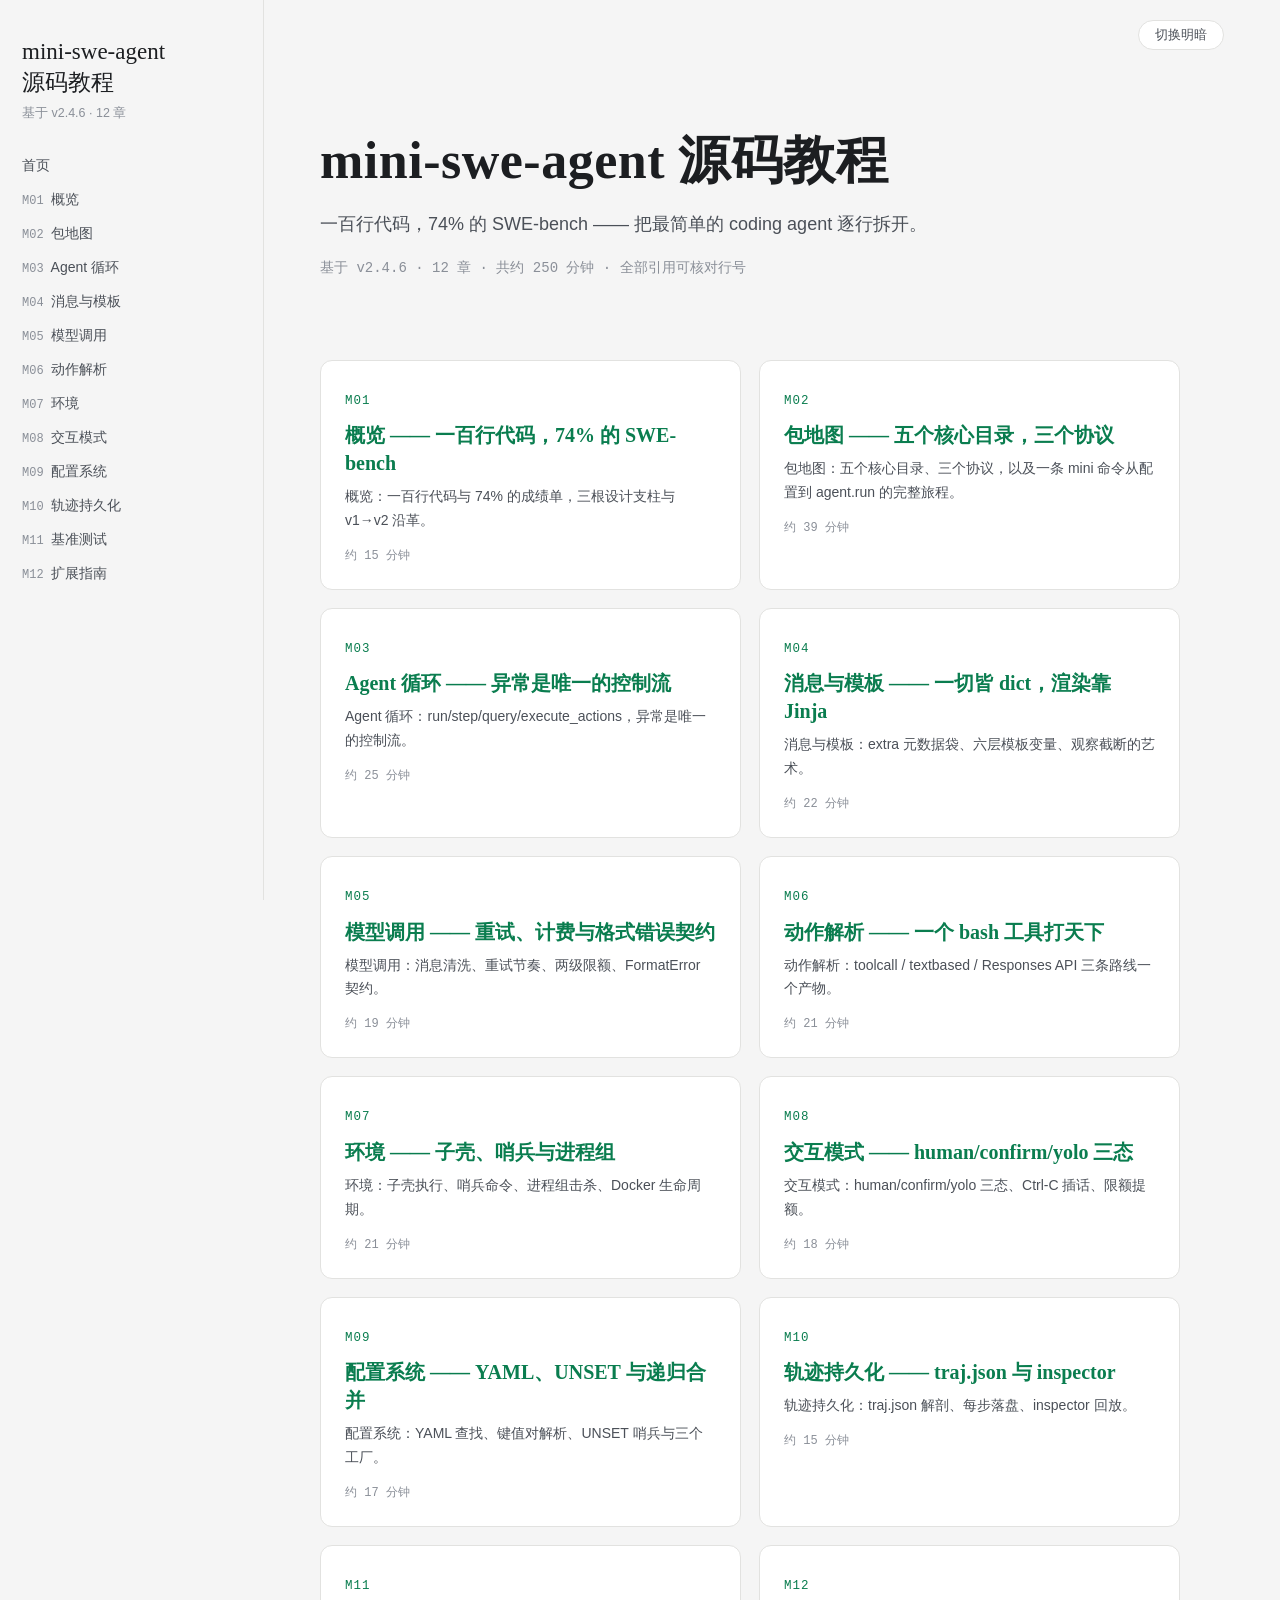
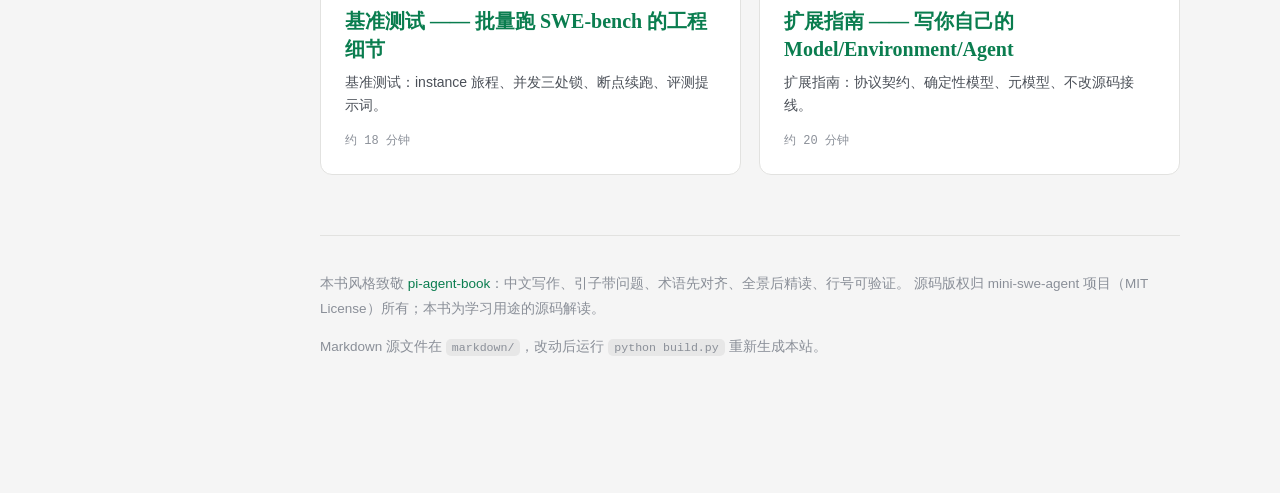
<file: index.html>
<!DOCTYPE html>
<html lang="zh-CN">
<head>
<meta charset="utf-8">
<meta name="viewport" content="width=device-width, initial-scale=1">
<title>mini-swe-agent 源码教程</title>
<script>(function(){var t=localStorage.getItem("theme");
if(!t){t=matchMedia("(prefers-color-scheme: dark)").matches?"dark":"light";}
document.documentElement.dataset.theme=t;})();</script>
<link rel="stylesheet" href="styles.css">
<link rel="stylesheet" href="pygments.css">
</head>
<body>
<div class="page">
<aside class="sidebar">
  <p class="book-title">mini-swe-agent<br>源码教程</p>
  <p class="book-sub">基于 v2.4.6 · 12 章</p>
  <nav><a href="index.html">首页</a>
<a href="modules/m01-overview.html"><span class="no">M01</span>概览</a>
<a href="modules/m02-package-map.html"><span class="no">M02</span>包地图</a>
<a href="modules/m03-agent-loop.html"><span class="no">M03</span>Agent 循环</a>
<a href="modules/m04-messages-templates.html"><span class="no">M04</span>消息与模板</a>
<a href="modules/m05-model-call.html"><span class="no">M05</span>模型调用</a>
<a href="modules/m06-actions.html"><span class="no">M06</span>动作解析</a>
<a href="modules/m07-environments.html"><span class="no">M07</span>环境</a>
<a href="modules/m08-interactive.html"><span class="no">M08</span>交互模式</a>
<a href="modules/m09-config.html"><span class="no">M09</span>配置系统</a>
<a href="modules/m10-trajectory.html"><span class="no">M10</span>轨迹持久化</a>
<a href="modules/m11-swebench.html"><span class="no">M11</span>基准测试</a>
<a href="modules/m12-extending.html"><span class="no">M12</span>扩展指南</a></nav>
</aside>
<div class="main">
  <div class="topbar"><button class="theme-toggle" onclick="toggleTheme()">切换明暗</button></div>
  <div class="content">
<div class="hero">
<h1>mini-swe-agent 源码教程</h1>
<p class="tagline">一百行代码，74% 的 SWE-bench —— 把最简单的 coding agent 逐行拆开。</p>
<p class="stats">基于 v2.4.6 · 12 章 · 共约 250 分钟 · 全部引用可核对行号</p>
</div>
<div class="cards">
<a class="card" href="modules/m01-overview.html"><span class="no">M01</span><h3>概览 —— 一百行代码，74% 的 SWE-bench</h3><p>概览：一百行代码与 74% 的成绩单，三根设计支柱与 v1→v2 沿革。</p><span class="rt">约 15 分钟</span></a>
<a class="card" href="modules/m02-package-map.html"><span class="no">M02</span><h3>包地图 —— 五个核心目录，三个协议</h3><p>包地图：五个核心目录、三个协议，以及一条 mini 命令从配置到 agent.run 的完整旅程。</p><span class="rt">约 39 分钟</span></a>
<a class="card" href="modules/m03-agent-loop.html"><span class="no">M03</span><h3>Agent 循环 —— 异常是唯一的控制流</h3><p>Agent 循环：run/step/query/execute_actions，异常是唯一的控制流。</p><span class="rt">约 25 分钟</span></a>
<a class="card" href="modules/m04-messages-templates.html"><span class="no">M04</span><h3>消息与模板 —— 一切皆 dict，渲染靠 Jinja</h3><p>消息与模板：extra 元数据袋、六层模板变量、观察截断的艺术。</p><span class="rt">约 22 分钟</span></a>
<a class="card" href="modules/m05-model-call.html"><span class="no">M05</span><h3>模型调用 —— 重试、计费与格式错误契约</h3><p>模型调用：消息清洗、重试节奏、两级限额、FormatError 契约。</p><span class="rt">约 19 分钟</span></a>
<a class="card" href="modules/m06-actions.html"><span class="no">M06</span><h3>动作解析 —— 一个 bash 工具打天下</h3><p>动作解析：toolcall / textbased / Responses API 三条路线一个产物。</p><span class="rt">约 21 分钟</span></a>
<a class="card" href="modules/m07-environments.html"><span class="no">M07</span><h3>环境 —— 子壳、哨兵与进程组</h3><p>环境：子壳执行、哨兵命令、进程组击杀、Docker 生命周期。</p><span class="rt">约 21 分钟</span></a>
<a class="card" href="modules/m08-interactive.html"><span class="no">M08</span><h3>交互模式 —— human/confirm/yolo 三态</h3><p>交互模式：human/confirm/yolo 三态、Ctrl-C 插话、限额提额。</p><span class="rt">约 18 分钟</span></a>
<a class="card" href="modules/m09-config.html"><span class="no">M09</span><h3>配置系统 —— YAML、UNSET 与递归合并</h3><p>配置系统：YAML 查找、键值对解析、UNSET 哨兵与三个工厂。</p><span class="rt">约 17 分钟</span></a>
<a class="card" href="modules/m10-trajectory.html"><span class="no">M10</span><h3>轨迹持久化 —— traj.json 与 inspector</h3><p>轨迹持久化：traj.json 解剖、每步落盘、inspector 回放。</p><span class="rt">约 15 分钟</span></a>
<a class="card" href="modules/m11-swebench.html"><span class="no">M11</span><h3>基准测试 —— 批量跑 SWE-bench 的工程细节</h3><p>基准测试：instance 旅程、并发三处锁、断点续跑、评测提示词。</p><span class="rt">约 18 分钟</span></a>
<a class="card" href="modules/m12-extending.html"><span class="no">M12</span><h3>扩展指南 —— 写你自己的 Model/Environment/Agent</h3><p>扩展指南：协议契约、确定性模型、元模型、不改源码接线。</p><span class="rt">约 20 分钟</span></a>
</div>
<div class="colophon">
<p>本书风格致敬 <a href="https://github.com/Daniel-csvw/pi-agent-book">pi-agent-book</a>：中文写作、引子带问题、术语先对齐、全景后精读、行号可验证。
源码版权归 mini-swe-agent 项目（MIT License）所有；本书为学习用途的源码解读。</p>
<p>Markdown 源文件在 <code>markdown/</code>，改动后运行 <code>python build.py</code> 重新生成本站。</p>
</div>

  </div>
</div>
</div>
<script>function toggleTheme(){var h=document.documentElement;
var t=h.dataset.theme==="dark"?"light":"dark";h.dataset.theme=t;localStorage.setItem("theme",t);}</script>
</body>
</html>
</file>
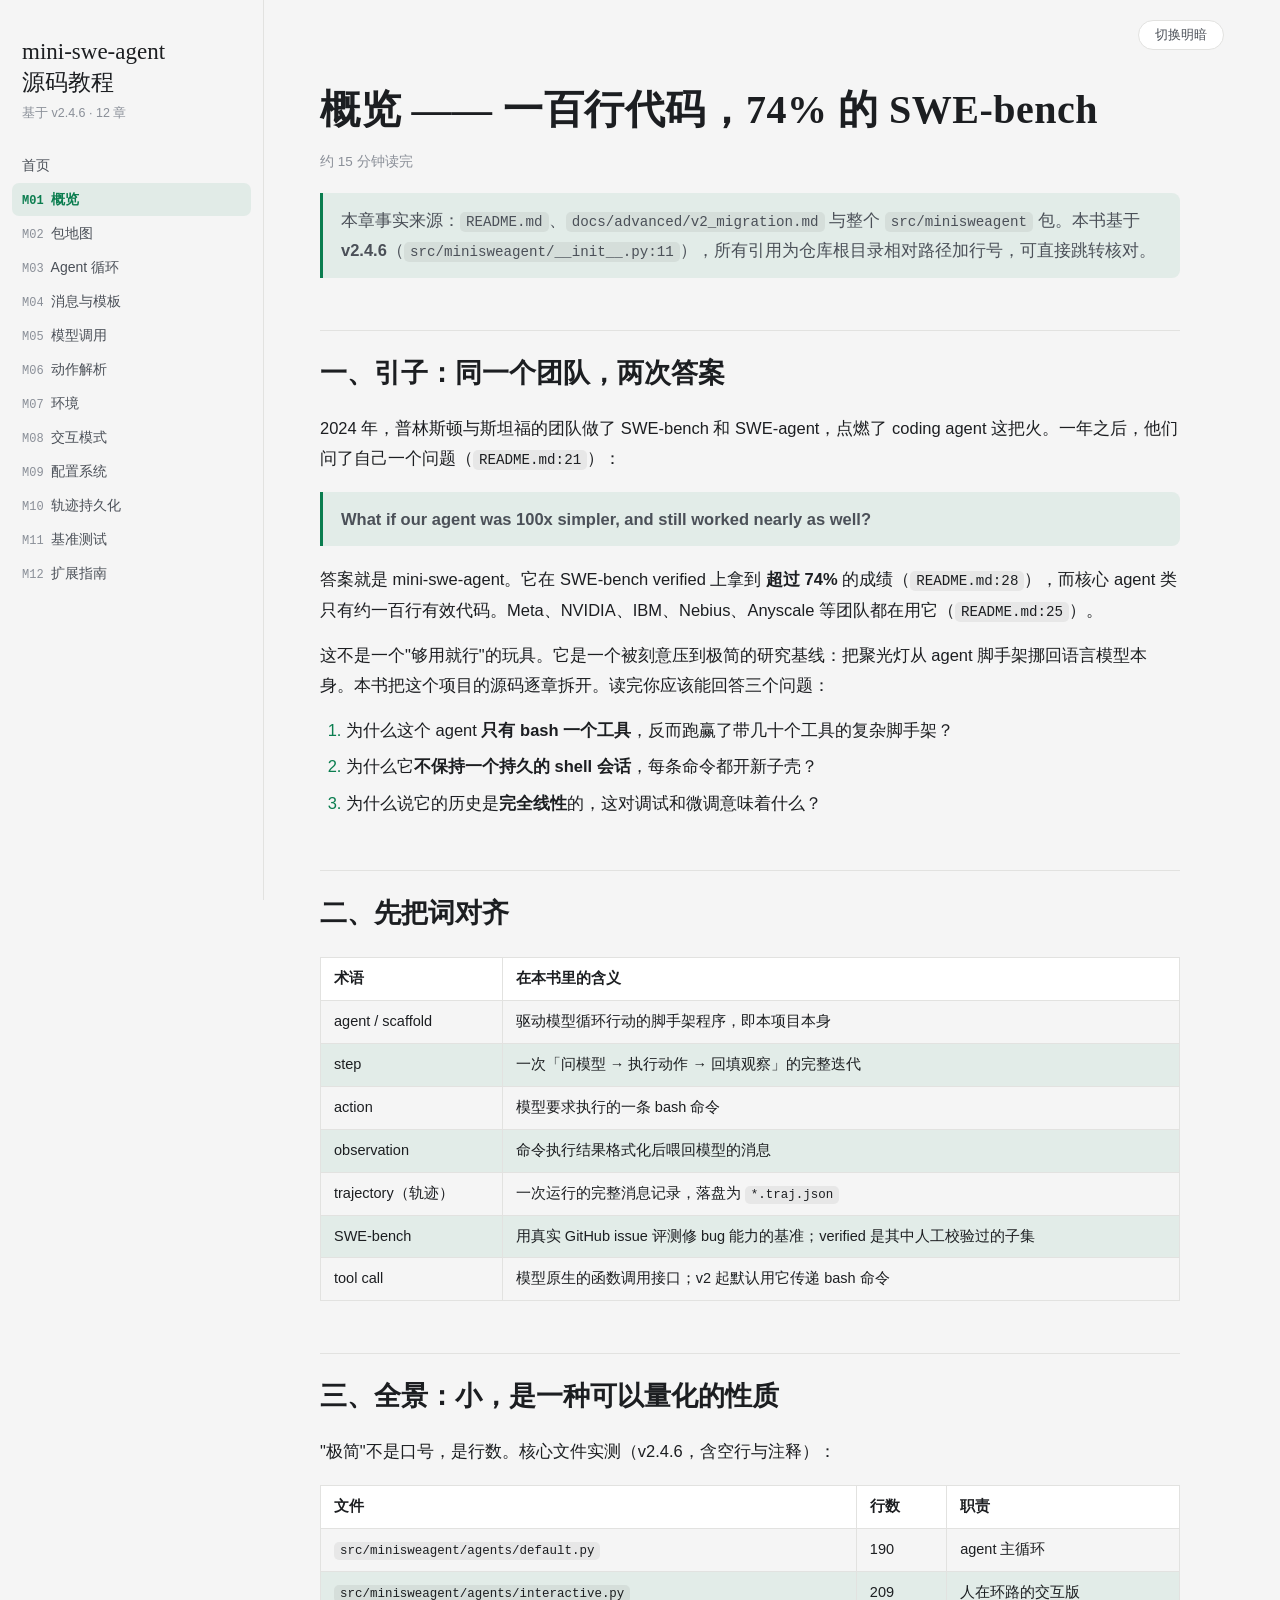
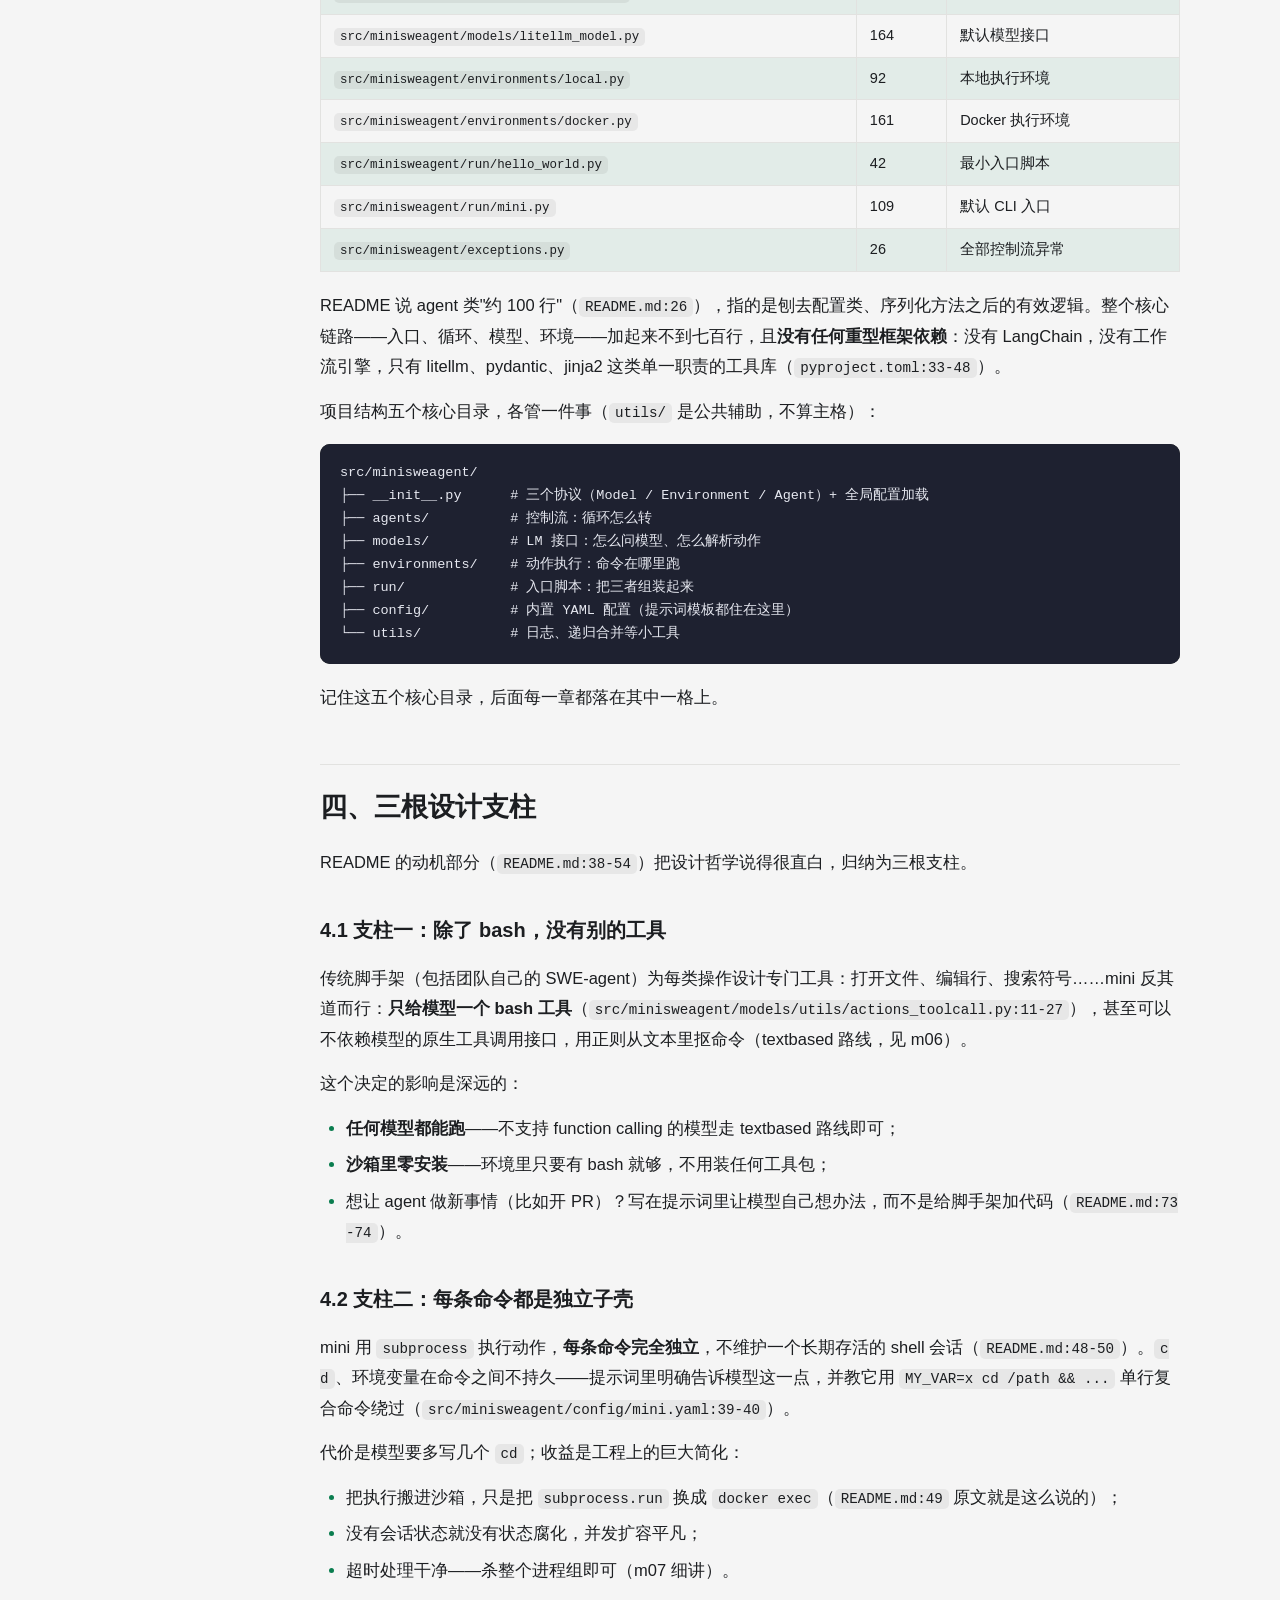
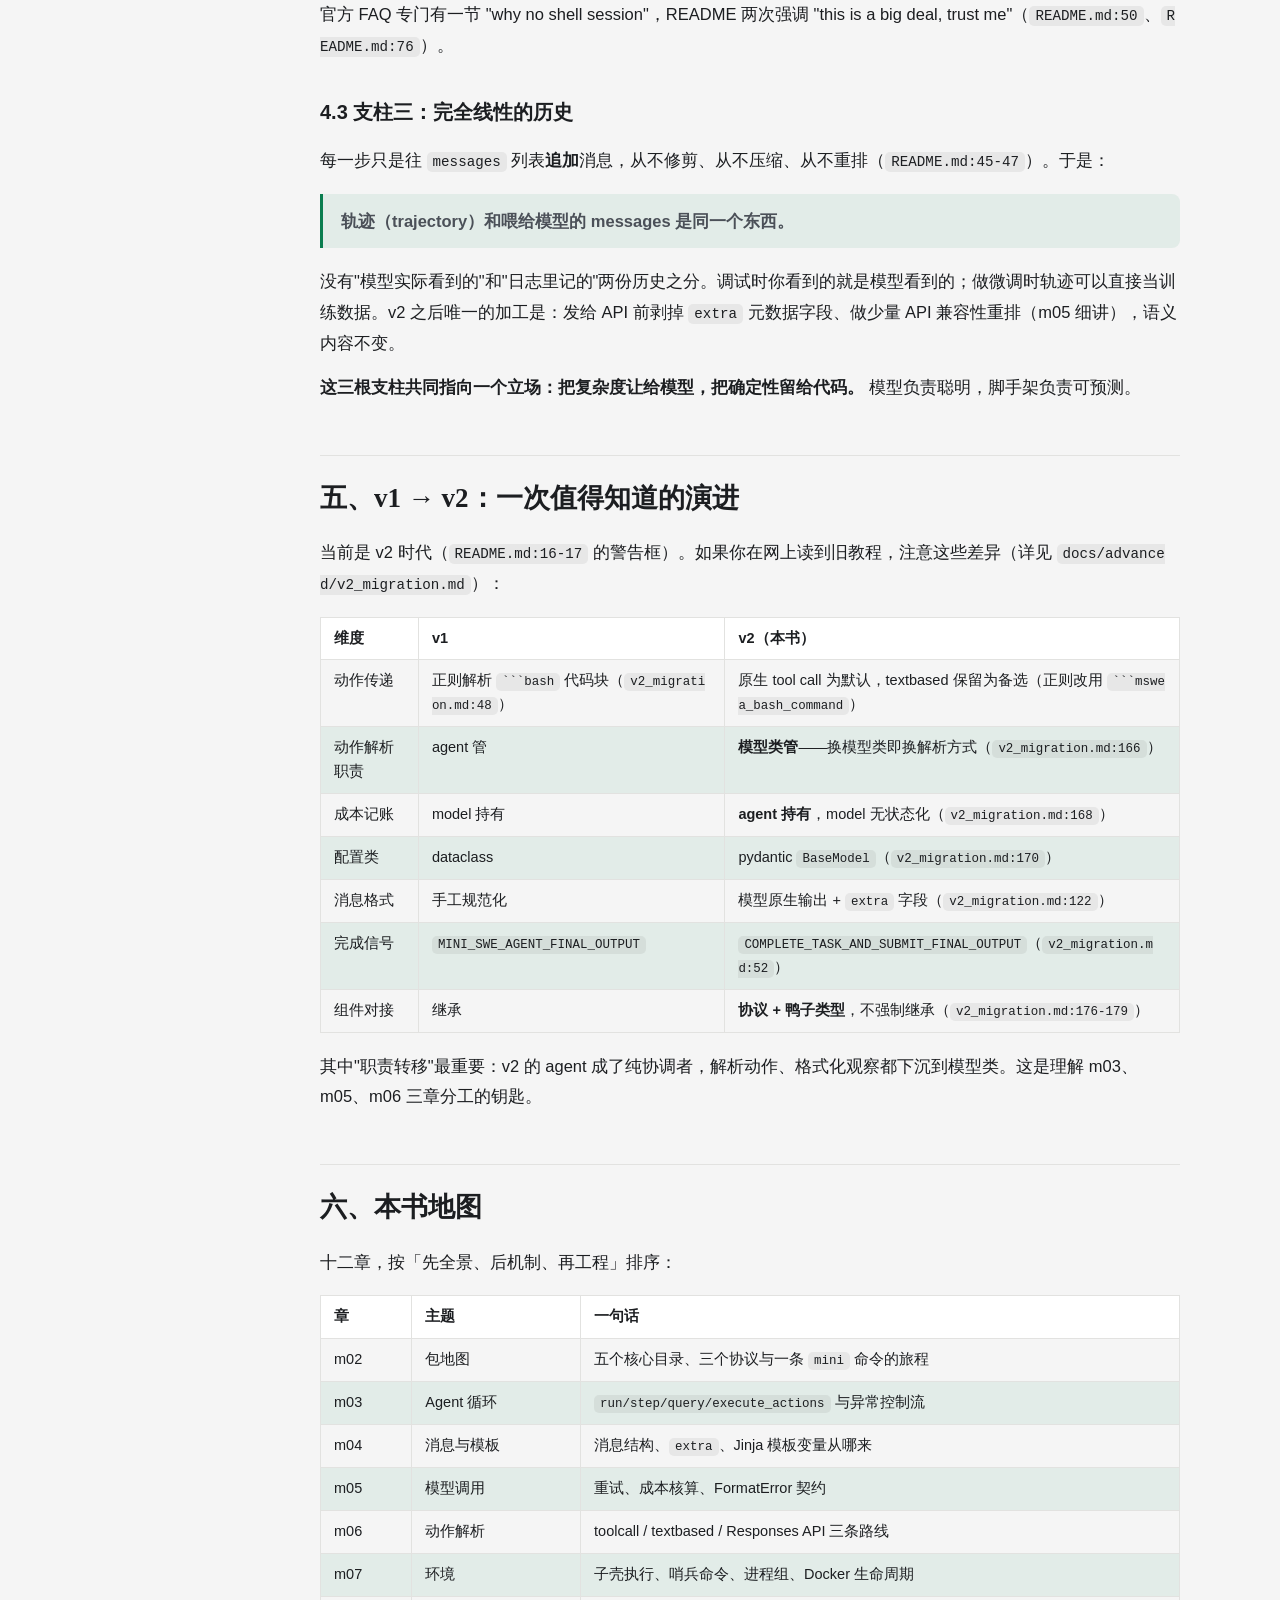
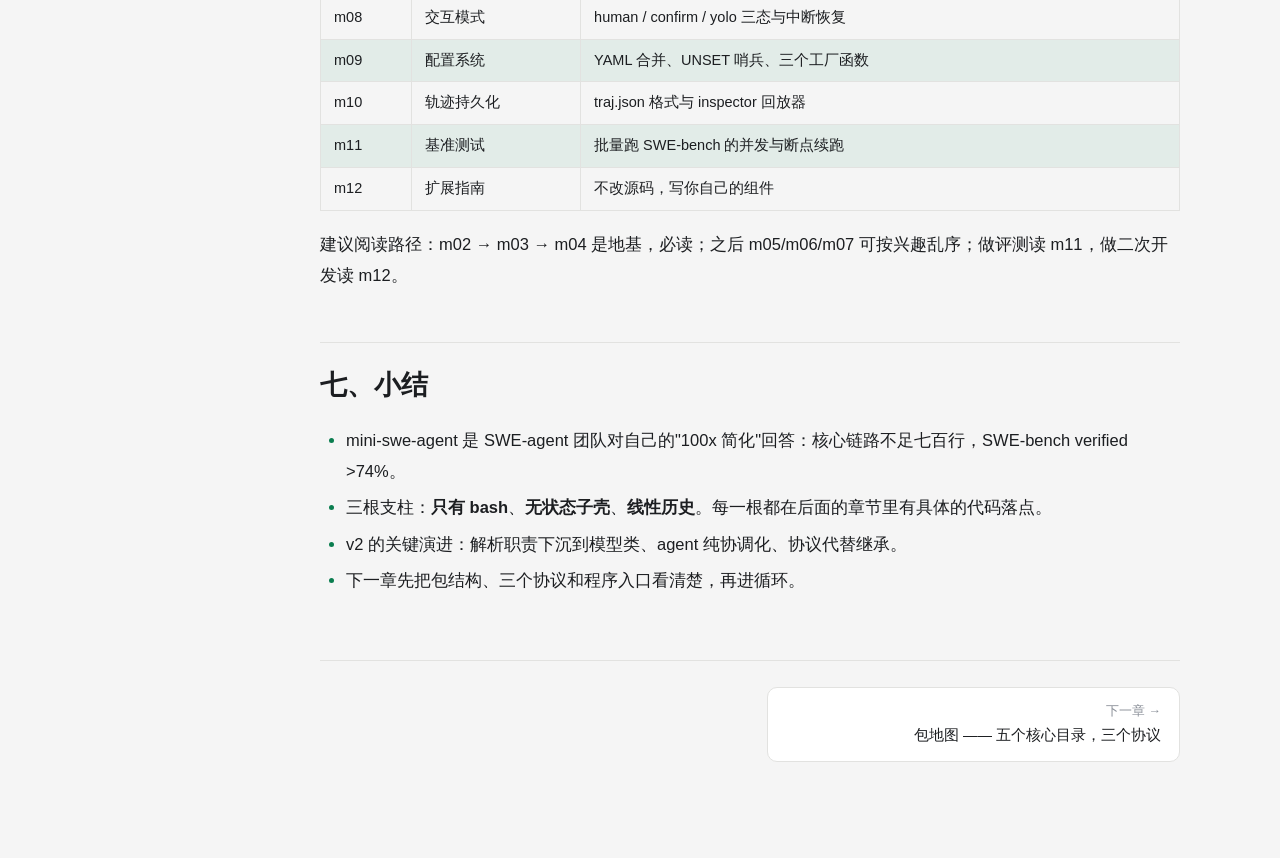
<file: modules/m01-overview.html>
<!DOCTYPE html>
<html lang="zh-CN">
<head>
<meta charset="utf-8">
<meta name="viewport" content="width=device-width, initial-scale=1">
<title>概览 —— 一百行代码，74% 的 SWE-bench | mini-swe-agent 源码教程</title>
<script>(function(){var t=localStorage.getItem("theme");
if(!t){t=matchMedia("(prefers-color-scheme: dark)").matches?"dark":"light";}
document.documentElement.dataset.theme=t;})();</script>
<link rel="stylesheet" href="../styles.css">
<link rel="stylesheet" href="../pygments.css">
</head>
<body>
<div class="page">
<aside class="sidebar">
  <p class="book-title">mini-swe-agent<br>源码教程</p>
  <p class="book-sub">基于 v2.4.6 · 12 章</p>
  <nav><a href="../index.html">首页</a>
<a href="../modules/m01-overview.html" class="active"><span class="no">M01</span>概览</a>
<a href="../modules/m02-package-map.html"><span class="no">M02</span>包地图</a>
<a href="../modules/m03-agent-loop.html"><span class="no">M03</span>Agent 循环</a>
<a href="../modules/m04-messages-templates.html"><span class="no">M04</span>消息与模板</a>
<a href="../modules/m05-model-call.html"><span class="no">M05</span>模型调用</a>
<a href="../modules/m06-actions.html"><span class="no">M06</span>动作解析</a>
<a href="../modules/m07-environments.html"><span class="no">M07</span>环境</a>
<a href="../modules/m08-interactive.html"><span class="no">M08</span>交互模式</a>
<a href="../modules/m09-config.html"><span class="no">M09</span>配置系统</a>
<a href="../modules/m10-trajectory.html"><span class="no">M10</span>轨迹持久化</a>
<a href="../modules/m11-swebench.html"><span class="no">M11</span>基准测试</a>
<a href="../modules/m12-extending.html"><span class="no">M12</span>扩展指南</a></nav>
</aside>
<div class="main">
  <div class="topbar"><button class="theme-toggle" onclick="toggleTheme()">切换明暗</button></div>
  <div class="content">
<h1>概览 —— 一百行代码，74% 的 SWE-bench</h1>
<p class="meta">约 15 分钟读完</p><blockquote>
<p>本章事实来源：<code>README.md</code>、<code>docs/advanced/v2_migration.md</code> 与整个 <code>src/minisweagent</code> 包。本书基于 <strong>v2.4.6</strong>（<code>src/minisweagent/__init__.py:11</code>），所有引用为仓库根目录相对路径加行号，可直接跳转核对。</p>
</blockquote>
<h2>一、引子：同一个团队，两次答案</h2>
<p>2024 年，普林斯顿与斯坦福的团队做了 SWE-bench 和 SWE-agent，点燃了 coding agent 这把火。一年之后，他们问了自己一个问题（<code>README.md:21</code>）：</p>
<blockquote>
<p><strong>What if our agent was 100x simpler, and still worked nearly as well?</strong></p>
</blockquote>
<p>答案就是 mini-swe-agent。它在 SWE-bench verified 上拿到 <strong>超过 74%</strong> 的成绩（<code>README.md:28</code>），而核心 agent 类只有约一百行有效代码。Meta、NVIDIA、IBM、Nebius、Anyscale 等团队都在用它（<code>README.md:25</code>）。</p>
<p>这不是一个"够用就行"的玩具。它是一个被刻意压到极简的研究基线：把聚光灯从 agent 脚手架挪回语言模型本身。本书把这个项目的源码逐章拆开。读完你应该能回答三个问题：</p>
<ol>
<li>为什么这个 agent <strong>只有 bash 一个工具</strong>，反而跑赢了带几十个工具的复杂脚手架？</li>
<li>为什么它<strong>不保持一个持久的 shell 会话</strong>，每条命令都开新子壳？</li>
<li>为什么说它的历史是<strong>完全线性</strong>的，这对调试和微调意味着什么？</li>
</ol>
<h2>二、先把词对齐</h2>
<div class="table-wrap"><table>
<thead>
<tr>
<th>术语</th>
<th>在本书里的含义</th>
</tr>
</thead>
<tbody>
<tr>
<td>agent / scaffold</td>
<td>驱动模型循环行动的脚手架程序，即本项目本身</td>
</tr>
<tr>
<td>step</td>
<td>一次「问模型 → 执行动作 → 回填观察」的完整迭代</td>
</tr>
<tr>
<td>action</td>
<td>模型要求执行的一条 bash 命令</td>
</tr>
<tr>
<td>observation</td>
<td>命令执行结果格式化后喂回模型的消息</td>
</tr>
<tr>
<td>trajectory（轨迹）</td>
<td>一次运行的完整消息记录，落盘为 <code>*.traj.json</code></td>
</tr>
<tr>
<td>SWE-bench</td>
<td>用真实 GitHub issue 评测修 bug 能力的基准；verified 是其中人工校验过的子集</td>
</tr>
<tr>
<td>tool call</td>
<td>模型原生的函数调用接口；v2 起默认用它传递 bash 命令</td>
</tr>
</tbody>
</table></div>
<h2>三、全景：小，是一种可以量化的性质</h2>
<p>"极简"不是口号，是行数。核心文件实测（v2.4.6，含空行与注释）：</p>
<div class="table-wrap"><table>
<thead>
<tr>
<th>文件</th>
<th>行数</th>
<th>职责</th>
</tr>
</thead>
<tbody>
<tr>
<td><code>src/minisweagent/agents/default.py</code></td>
<td>190</td>
<td>agent 主循环</td>
</tr>
<tr>
<td><code>src/minisweagent/agents/interactive.py</code></td>
<td>209</td>
<td>人在环路的交互版</td>
</tr>
<tr>
<td><code>src/minisweagent/models/litellm_model.py</code></td>
<td>164</td>
<td>默认模型接口</td>
</tr>
<tr>
<td><code>src/minisweagent/environments/local.py</code></td>
<td>92</td>
<td>本地执行环境</td>
</tr>
<tr>
<td><code>src/minisweagent/environments/docker.py</code></td>
<td>161</td>
<td>Docker 执行环境</td>
</tr>
<tr>
<td><code>src/minisweagent/run/hello_world.py</code></td>
<td>42</td>
<td>最小入口脚本</td>
</tr>
<tr>
<td><code>src/minisweagent/run/mini.py</code></td>
<td>109</td>
<td>默认 CLI 入口</td>
</tr>
<tr>
<td><code>src/minisweagent/exceptions.py</code></td>
<td>26</td>
<td>全部控制流异常</td>
</tr>
</tbody>
</table></div>
<p>README 说 agent 类"约 100 行"（<code>README.md:26</code>），指的是刨去配置类、序列化方法之后的有效逻辑。整个核心链路——入口、循环、模型、环境——加起来不到七百行，且<strong>没有任何重型框架依赖</strong>：没有 LangChain，没有工作流引擎，只有 litellm、pydantic、jinja2 这类单一职责的工具库（<code>pyproject.toml:33-48</code>）。</p>
<p>项目结构五个核心目录，各管一件事（<code>utils/</code> 是公共辅助，不算主格）：</p>
<div class="codehilite"><pre><span></span><code>src/minisweagent/
├── __init__.py      # 三个协议（Model / Environment / Agent）+ 全局配置加载
├── agents/          # 控制流：循环怎么转
├── models/          # LM 接口：怎么问模型、怎么解析动作
├── environments/    # 动作执行：命令在哪里跑
├── run/             # 入口脚本：把三者组装起来
├── config/          # 内置 YAML 配置（提示词模板都住在这里）
└── utils/           # 日志、递归合并等小工具
</code></pre></div>

<p>记住这五个核心目录，后面每一章都落在其中一格上。</p>
<h2>四、三根设计支柱</h2>
<p>README 的动机部分（<code>README.md:38-54</code>）把设计哲学说得很直白，归纳为三根支柱。</p>
<h3>4.1 支柱一：除了 bash，没有别的工具</h3>
<p>传统脚手架（包括团队自己的 SWE-agent）为每类操作设计专门工具：打开文件、编辑行、搜索符号……mini 反其道而行：<strong>只给模型一个 bash 工具</strong>（<code>src/minisweagent/models/utils/actions_toolcall.py:11-27</code>），甚至可以不依赖模型的原生工具调用接口，用正则从文本里抠命令（textbased 路线，见 m06）。</p>
<p>这个决定的影响是深远的：</p>
<ul>
<li><strong>任何模型都能跑</strong>——不支持 function calling 的模型走 textbased 路线即可；</li>
<li><strong>沙箱里零安装</strong>——环境里只要有 bash 就够，不用装任何工具包；</li>
<li>想让 agent 做新事情（比如开 PR）？写在提示词里让模型自己想办法，而不是给脚手架加代码（<code>README.md:73-74</code>）。</li>
</ul>
<h3>4.2 支柱二：每条命令都是独立子壳</h3>
<p>mini 用 <code>subprocess</code> 执行动作，<strong>每条命令完全独立</strong>，不维护一个长期存活的 shell 会话（<code>README.md:48-50</code>）。<code>cd</code>、环境变量在命令之间不持久——提示词里明确告诉模型这一点，并教它用 <code>MY_VAR=x cd /path &amp;&amp; ...</code> 单行复合命令绕过（<code>src/minisweagent/config/mini.yaml:39-40</code>）。</p>
<p>代价是模型要多写几个 <code>cd</code>；收益是工程上的巨大简化：</p>
<ul>
<li>把执行搬进沙箱，只是把 <code>subprocess.run</code> 换成 <code>docker exec</code>（<code>README.md:49</code> 原文就是这么说的）；</li>
<li>没有会话状态就没有状态腐化，并发扩容平凡；</li>
<li>超时处理干净——杀整个进程组即可（m07 细讲）。</li>
</ul>
<p>官方 FAQ 专门有一节 "why no shell session"，README 两次强调 "this is a big deal, trust me"（<code>README.md:50</code>、<code>README.md:76</code>）。</p>
<h3>4.3 支柱三：完全线性的历史</h3>
<p>每一步只是往 <code>messages</code> 列表<strong>追加</strong>消息，从不修剪、从不压缩、从不重排（<code>README.md:45-47</code>）。于是：</p>
<blockquote>
<p><strong>轨迹（trajectory）和喂给模型的 messages 是同一个东西。</strong></p>
</blockquote>
<p>没有"模型实际看到的"和"日志里记的"两份历史之分。调试时你看到的就是模型看到的；做微调时轨迹可以直接当训练数据。v2 之后唯一的加工是：发给 API 前剥掉 <code>extra</code> 元数据字段、做少量 API 兼容性重排（m05 细讲），语义内容不变。</p>
<p><strong>这三根支柱共同指向一个立场：把复杂度让给模型，把确定性留给代码。</strong> 模型负责聪明，脚手架负责可预测。</p>
<h2>五、v1 → v2：一次值得知道的演进</h2>
<p>当前是 v2 时代（<code>README.md:16-17</code> 的警告框）。如果你在网上读到旧教程，注意这些差异（详见 <code>docs/advanced/v2_migration.md</code>）：</p>
<div class="table-wrap"><table>
<thead>
<tr>
<th>维度</th>
<th>v1</th>
<th>v2（本书）</th>
</tr>
</thead>
<tbody>
<tr>
<td>动作传递</td>
<td>正则解析 <code>```bash</code> 代码块（<code>v2_migration.md:48</code>）</td>
<td>原生 tool call 为默认，textbased 保留为备选（正则改用 <code>```mswea_bash_command</code>）</td>
</tr>
<tr>
<td>动作解析职责</td>
<td>agent 管</td>
<td><strong>模型类管</strong>——换模型类即换解析方式（<code>v2_migration.md:166</code>）</td>
</tr>
<tr>
<td>成本记账</td>
<td>model 持有</td>
<td><strong>agent 持有</strong>，model 无状态化（<code>v2_migration.md:168</code>）</td>
</tr>
<tr>
<td>配置类</td>
<td>dataclass</td>
<td>pydantic <code>BaseModel</code>（<code>v2_migration.md:170</code>）</td>
</tr>
<tr>
<td>消息格式</td>
<td>手工规范化</td>
<td>模型原生输出 + <code>extra</code> 字段（<code>v2_migration.md:122</code>）</td>
</tr>
<tr>
<td>完成信号</td>
<td><code>MINI_SWE_AGENT_FINAL_OUTPUT</code></td>
<td><code>COMPLETE_TASK_AND_SUBMIT_FINAL_OUTPUT</code>（<code>v2_migration.md:52</code>）</td>
</tr>
<tr>
<td>组件对接</td>
<td>继承</td>
<td><strong>协议 + 鸭子类型</strong>，不强制继承（<code>v2_migration.md:176-179</code>）</td>
</tr>
</tbody>
</table></div>
<p>其中"职责转移"最重要：v2 的 agent 成了纯协调者，解析动作、格式化观察都下沉到模型类。这是理解 m03、m05、m06 三章分工的钥匙。</p>
<h2>六、本书地图</h2>
<p>十二章，按「先全景、后机制、再工程」排序：</p>
<div class="table-wrap"><table>
<thead>
<tr>
<th>章</th>
<th>主题</th>
<th>一句话</th>
</tr>
</thead>
<tbody>
<tr>
<td>m02</td>
<td>包地图</td>
<td>五个核心目录、三个协议与一条 <code>mini</code> 命令的旅程</td>
</tr>
<tr>
<td>m03</td>
<td>Agent 循环</td>
<td><code>run/step/query/execute_actions</code> 与异常控制流</td>
</tr>
<tr>
<td>m04</td>
<td>消息与模板</td>
<td>消息结构、<code>extra</code>、Jinja 模板变量从哪来</td>
</tr>
<tr>
<td>m05</td>
<td>模型调用</td>
<td>重试、成本核算、FormatError 契约</td>
</tr>
<tr>
<td>m06</td>
<td>动作解析</td>
<td>toolcall / textbased / Responses API 三条路线</td>
</tr>
<tr>
<td>m07</td>
<td>环境</td>
<td>子壳执行、哨兵命令、进程组、Docker 生命周期</td>
</tr>
<tr>
<td>m08</td>
<td>交互模式</td>
<td>human / confirm / yolo 三态与中断恢复</td>
</tr>
<tr>
<td>m09</td>
<td>配置系统</td>
<td>YAML 合并、UNSET 哨兵、三个工厂函数</td>
</tr>
<tr>
<td>m10</td>
<td>轨迹持久化</td>
<td>traj.json 格式与 inspector 回放器</td>
</tr>
<tr>
<td>m11</td>
<td>基准测试</td>
<td>批量跑 SWE-bench 的并发与断点续跑</td>
</tr>
<tr>
<td>m12</td>
<td>扩展指南</td>
<td>不改源码，写你自己的组件</td>
</tr>
</tbody>
</table></div>
<p>建议阅读路径：m02 → m03 → m04 是地基，必读；之后 m05/m06/m07 可按兴趣乱序；做评测读 m11，做二次开发读 m12。</p>
<h2>七、小结</h2>
<ul>
<li>mini-swe-agent 是 SWE-agent 团队对自己的"100x 简化"回答：核心链路不足七百行，SWE-bench verified &gt;74%。</li>
<li>三根支柱：<strong>只有 bash</strong>、<strong>无状态子壳</strong>、<strong>线性历史</strong>。每一根都在后面的章节里有具体的代码落点。</li>
<li>v2 的关键演进：解析职责下沉到模型类、agent 纯协调化、协议代替继承。</li>
<li>下一章先把包结构、三个协议和程序入口看清楚，再进循环。</li>
</ul>
<div class="pager"><a class="next" href="m02-package-map.html"><span class="dir">下一章 →</span>包地图 —— 五个核心目录，三个协议</a></div>
  </div>
</div>
</div>
<script>function toggleTheme(){var h=document.documentElement;
var t=h.dataset.theme==="dark"?"light":"dark";h.dataset.theme=t;localStorage.setItem("theme",t);}</script>
</body>
</html>
</file>
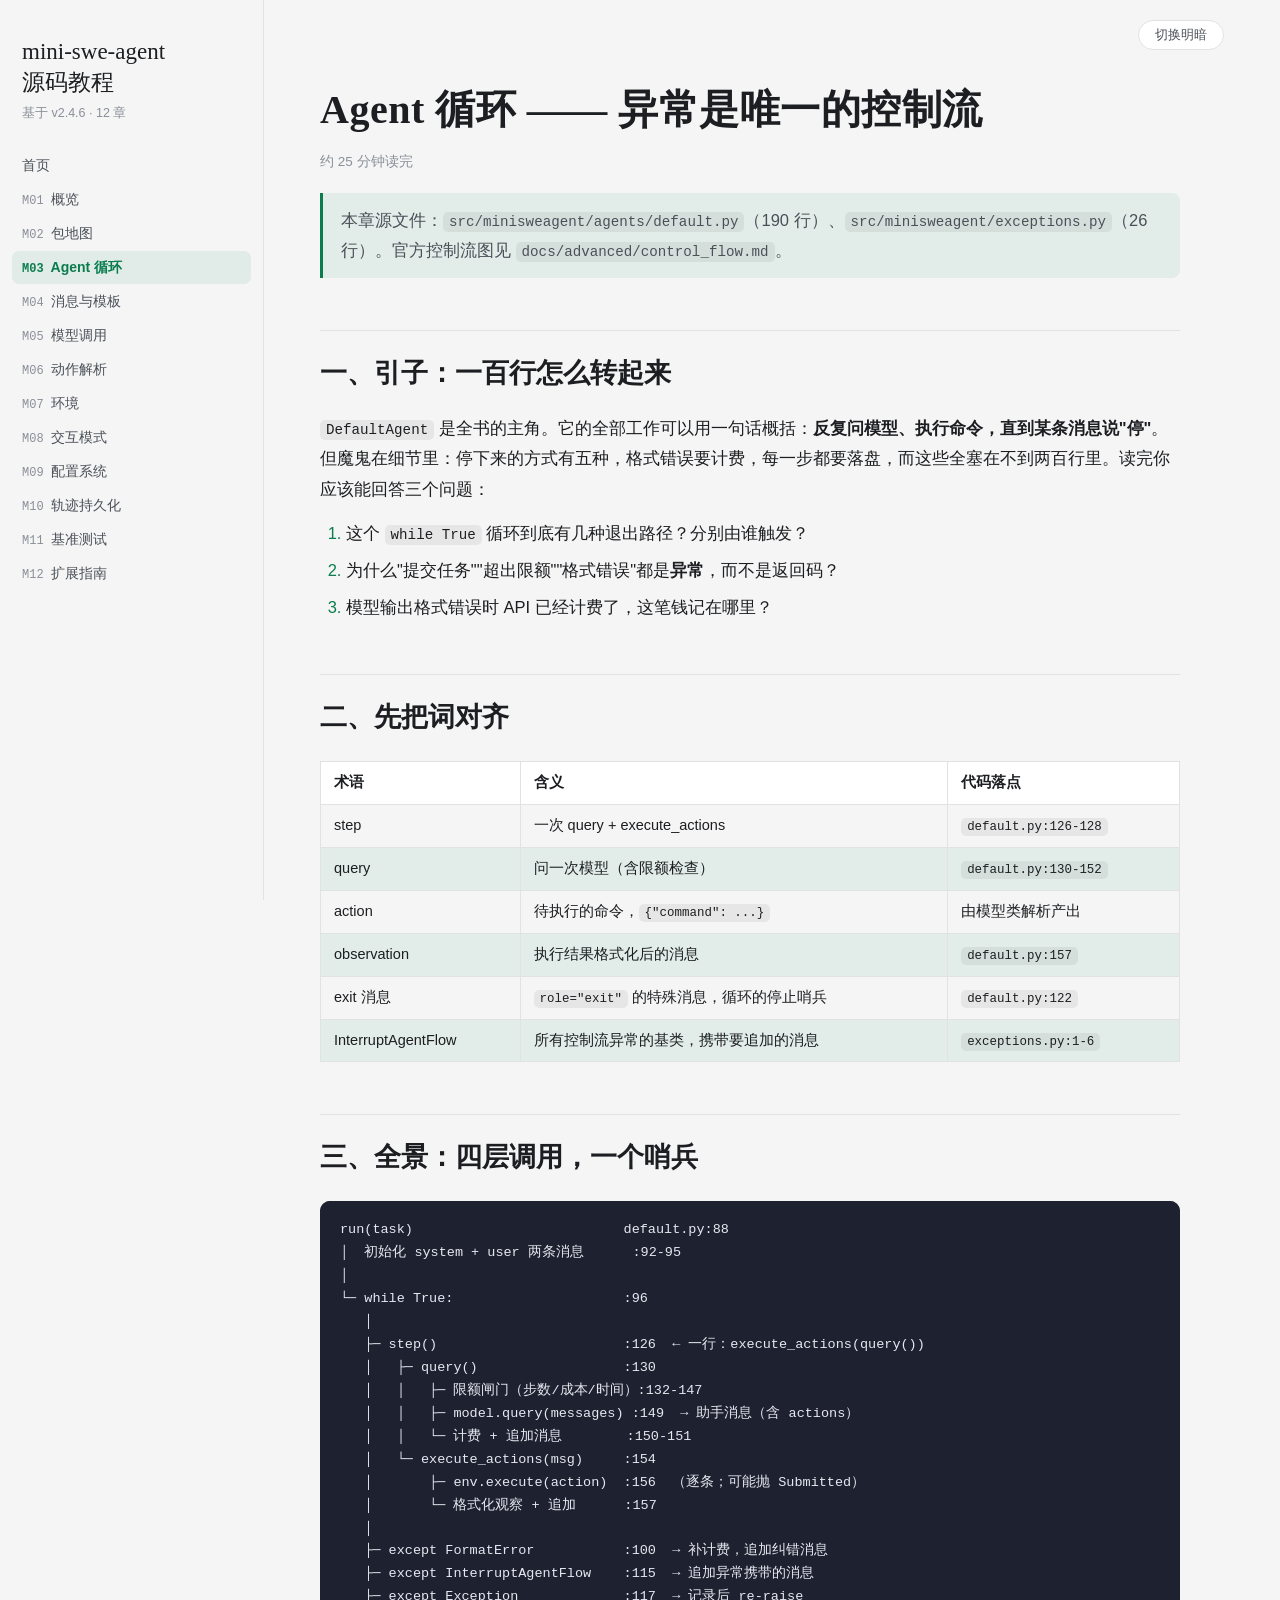
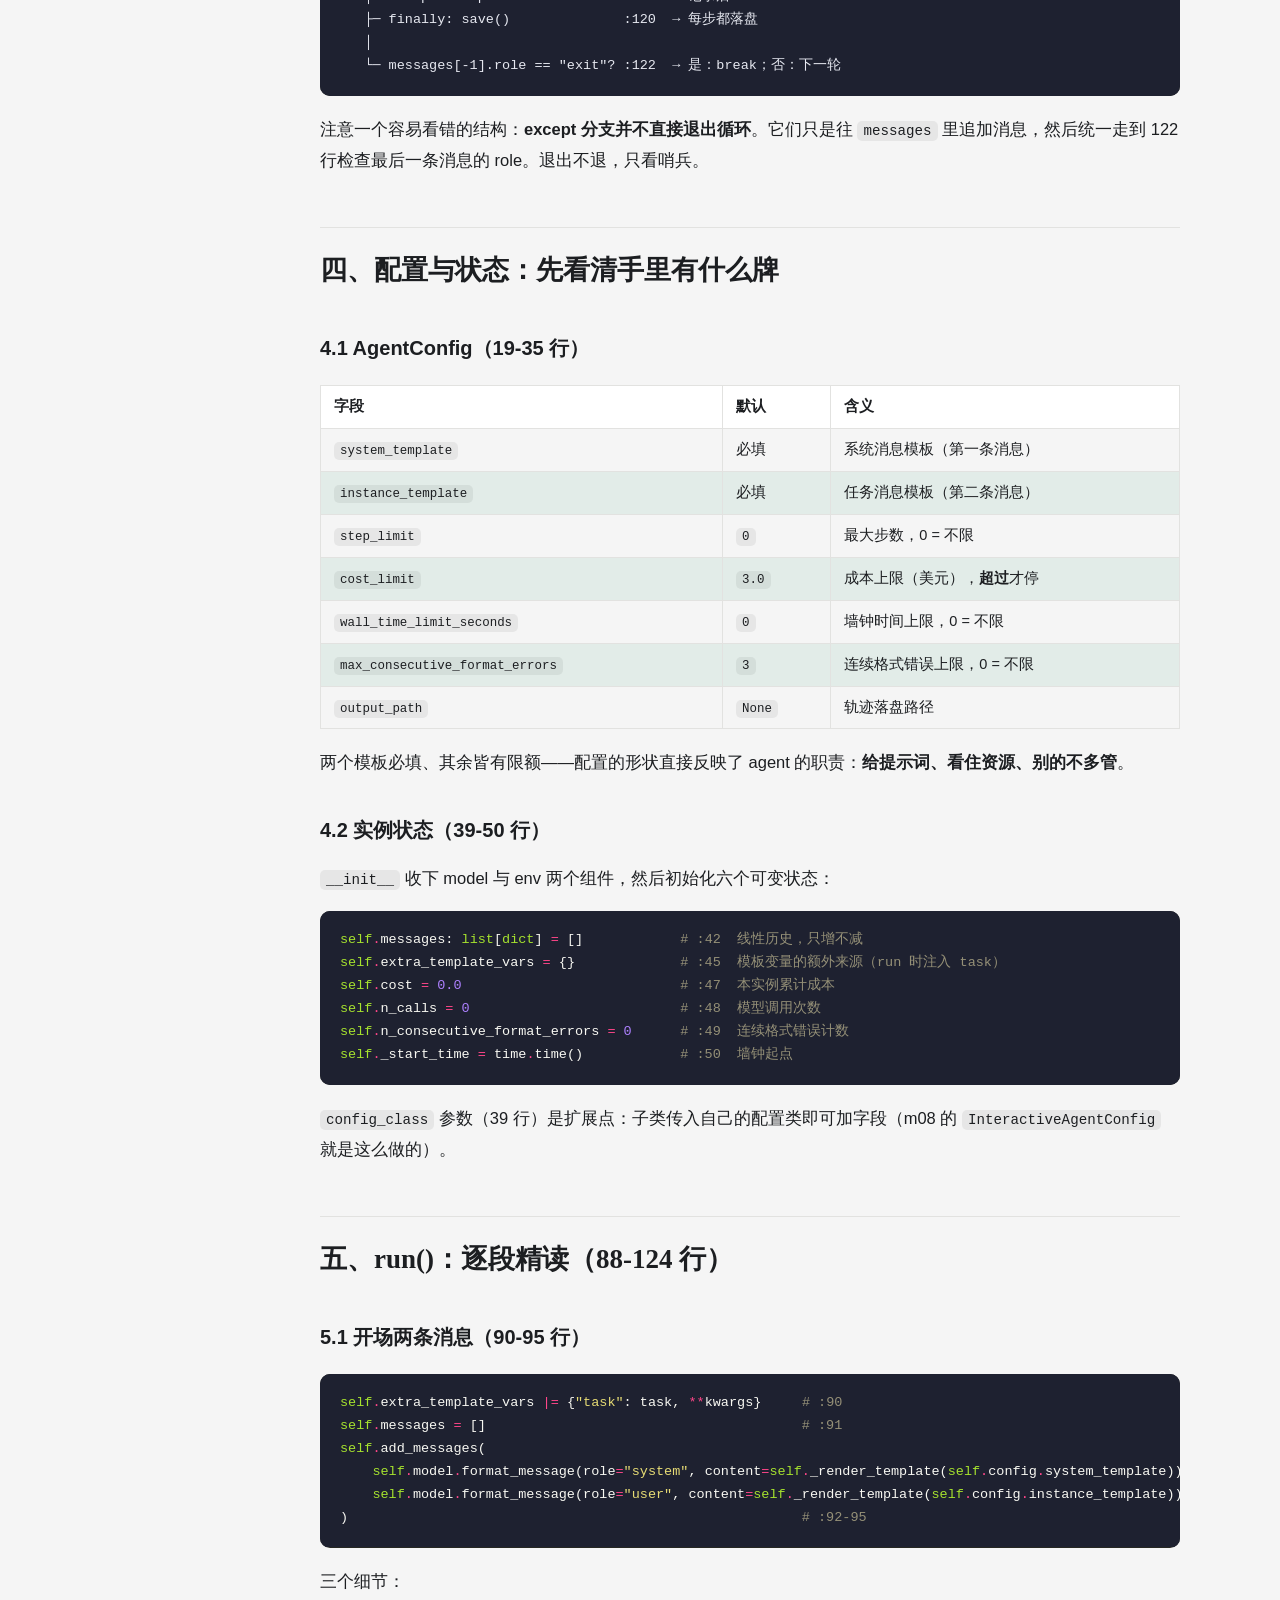
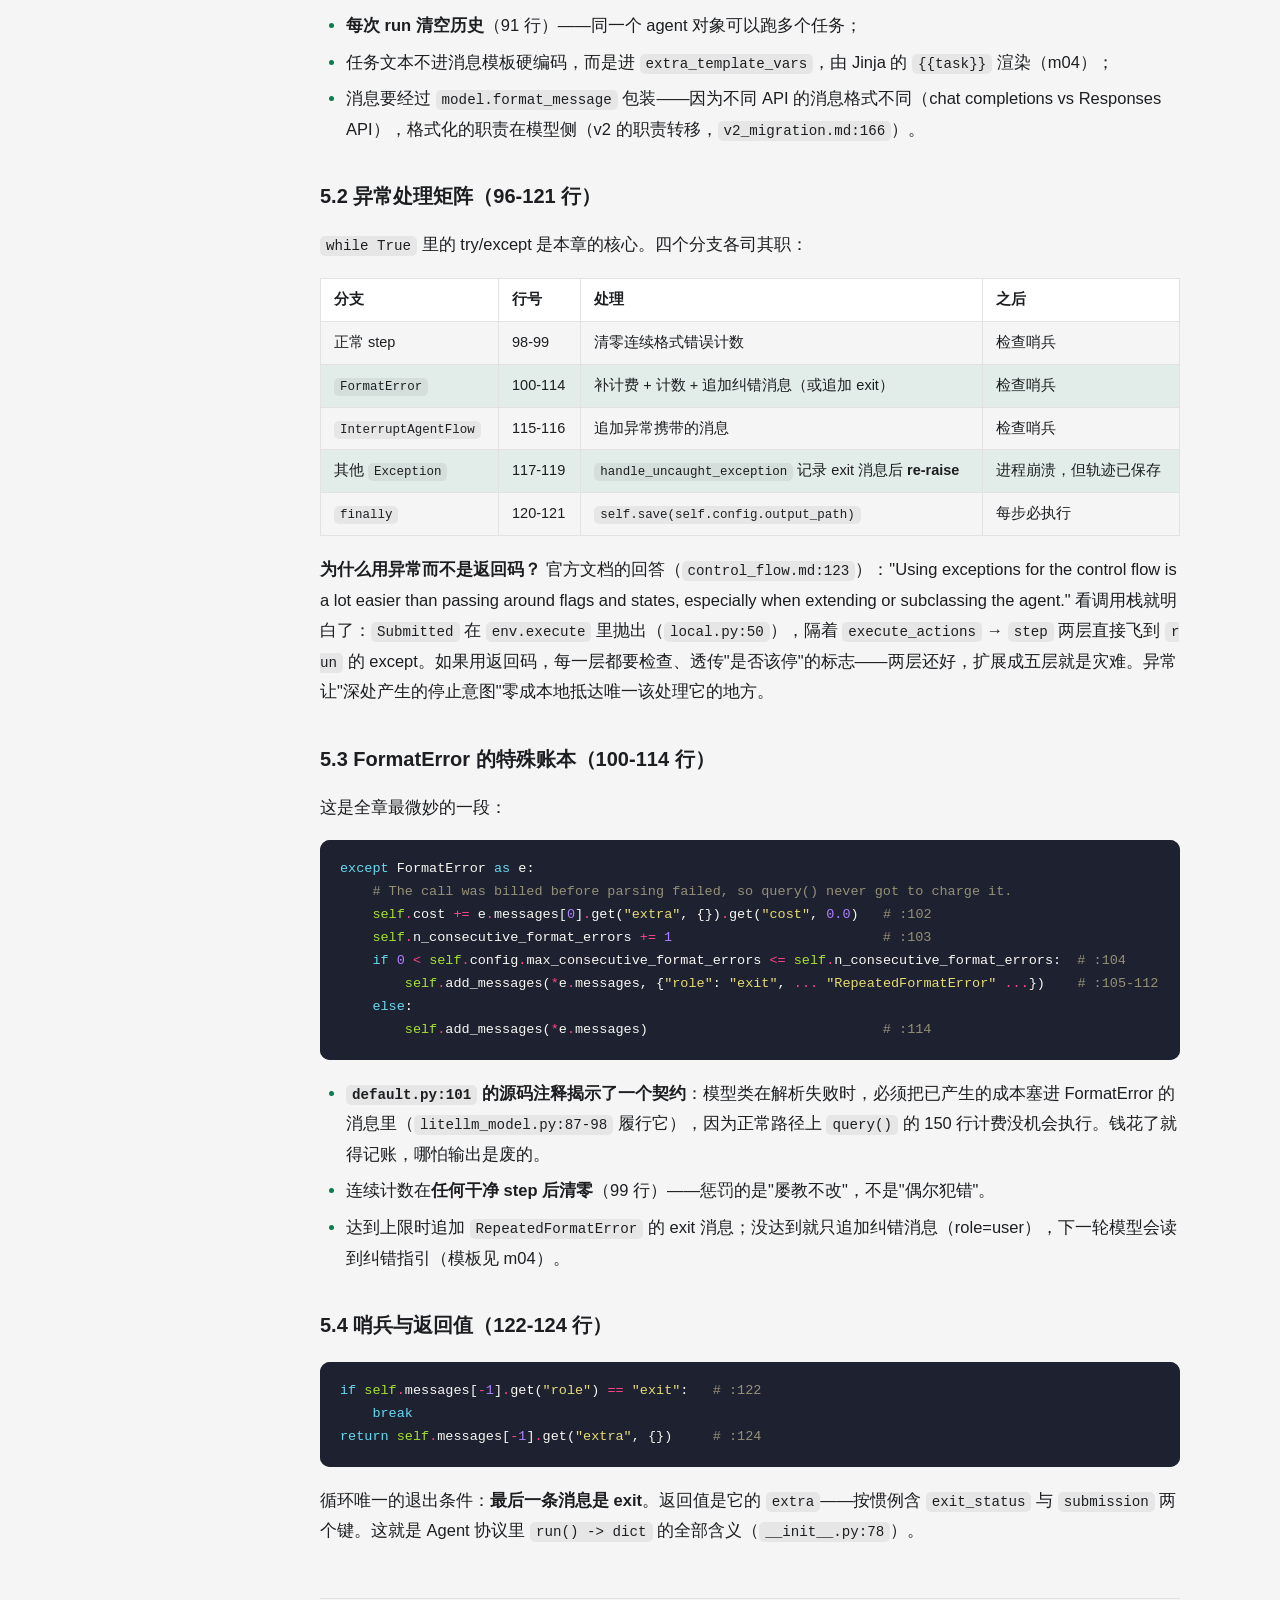
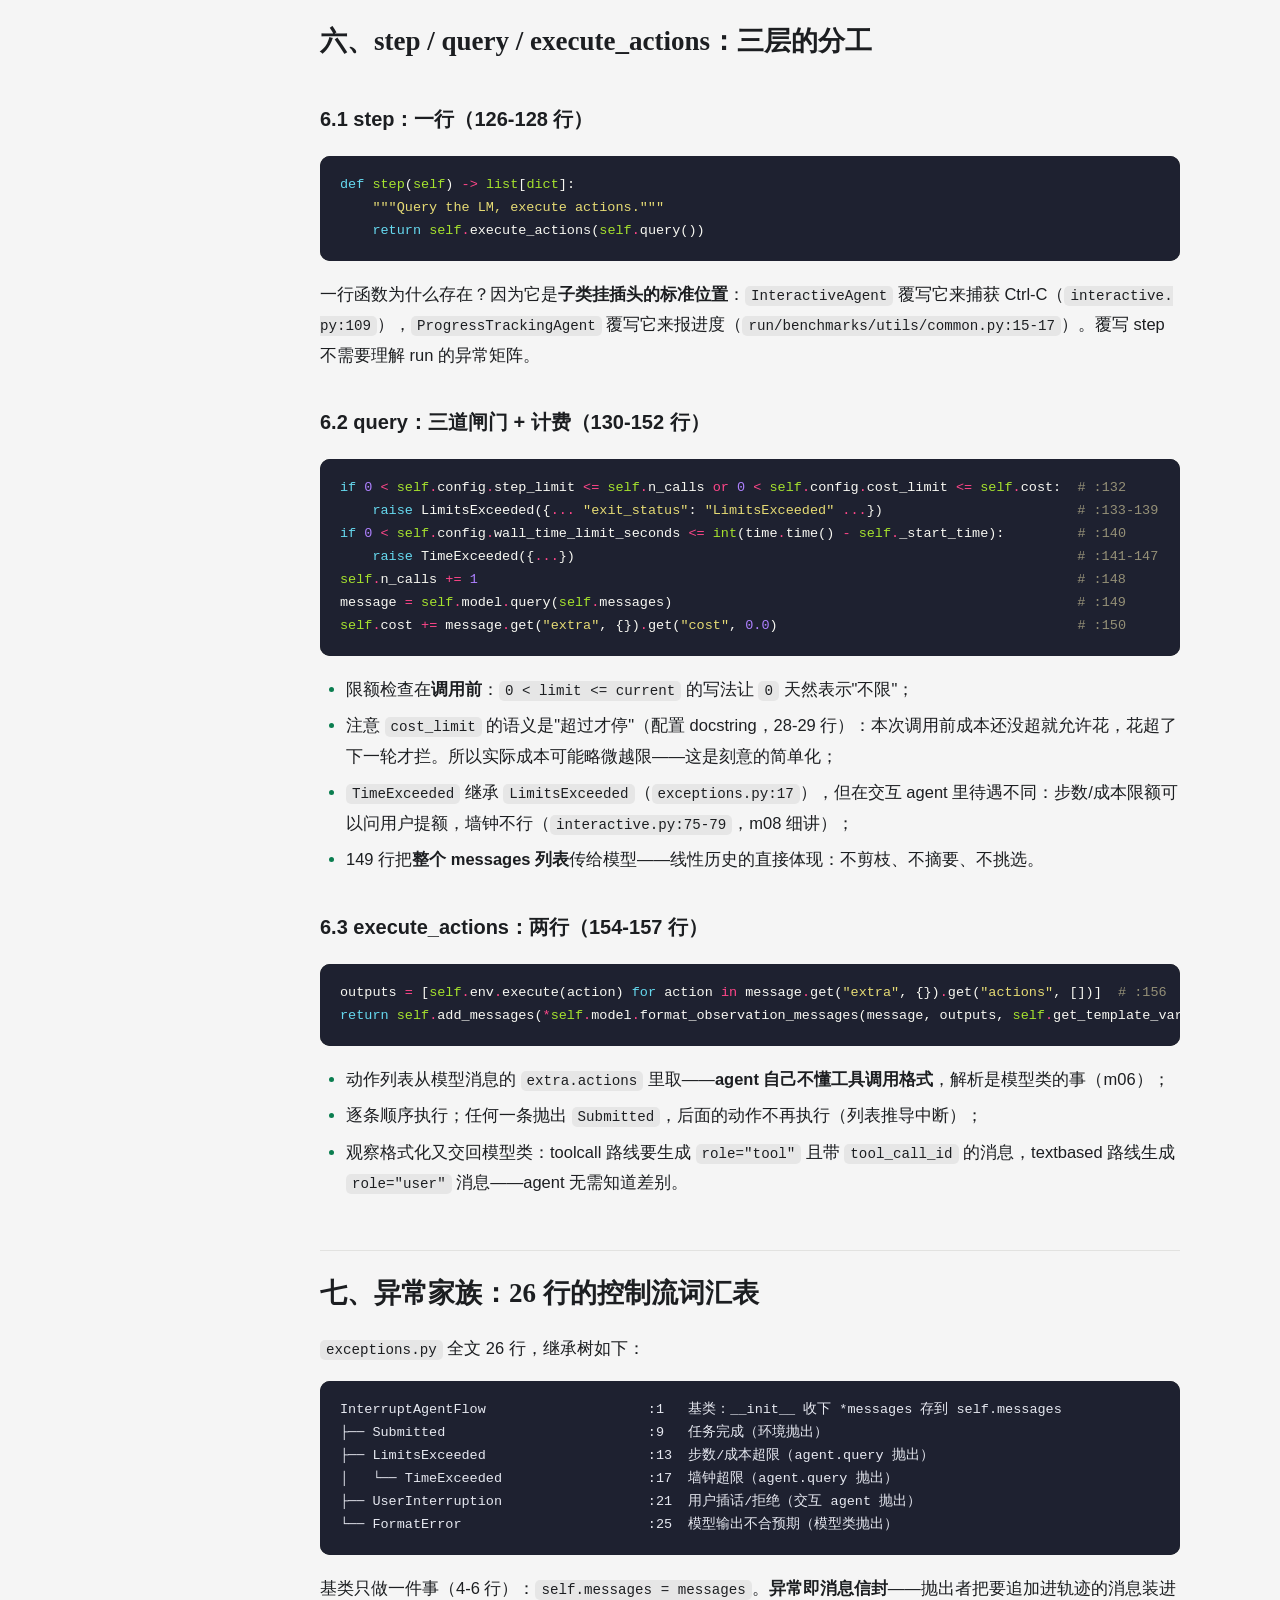
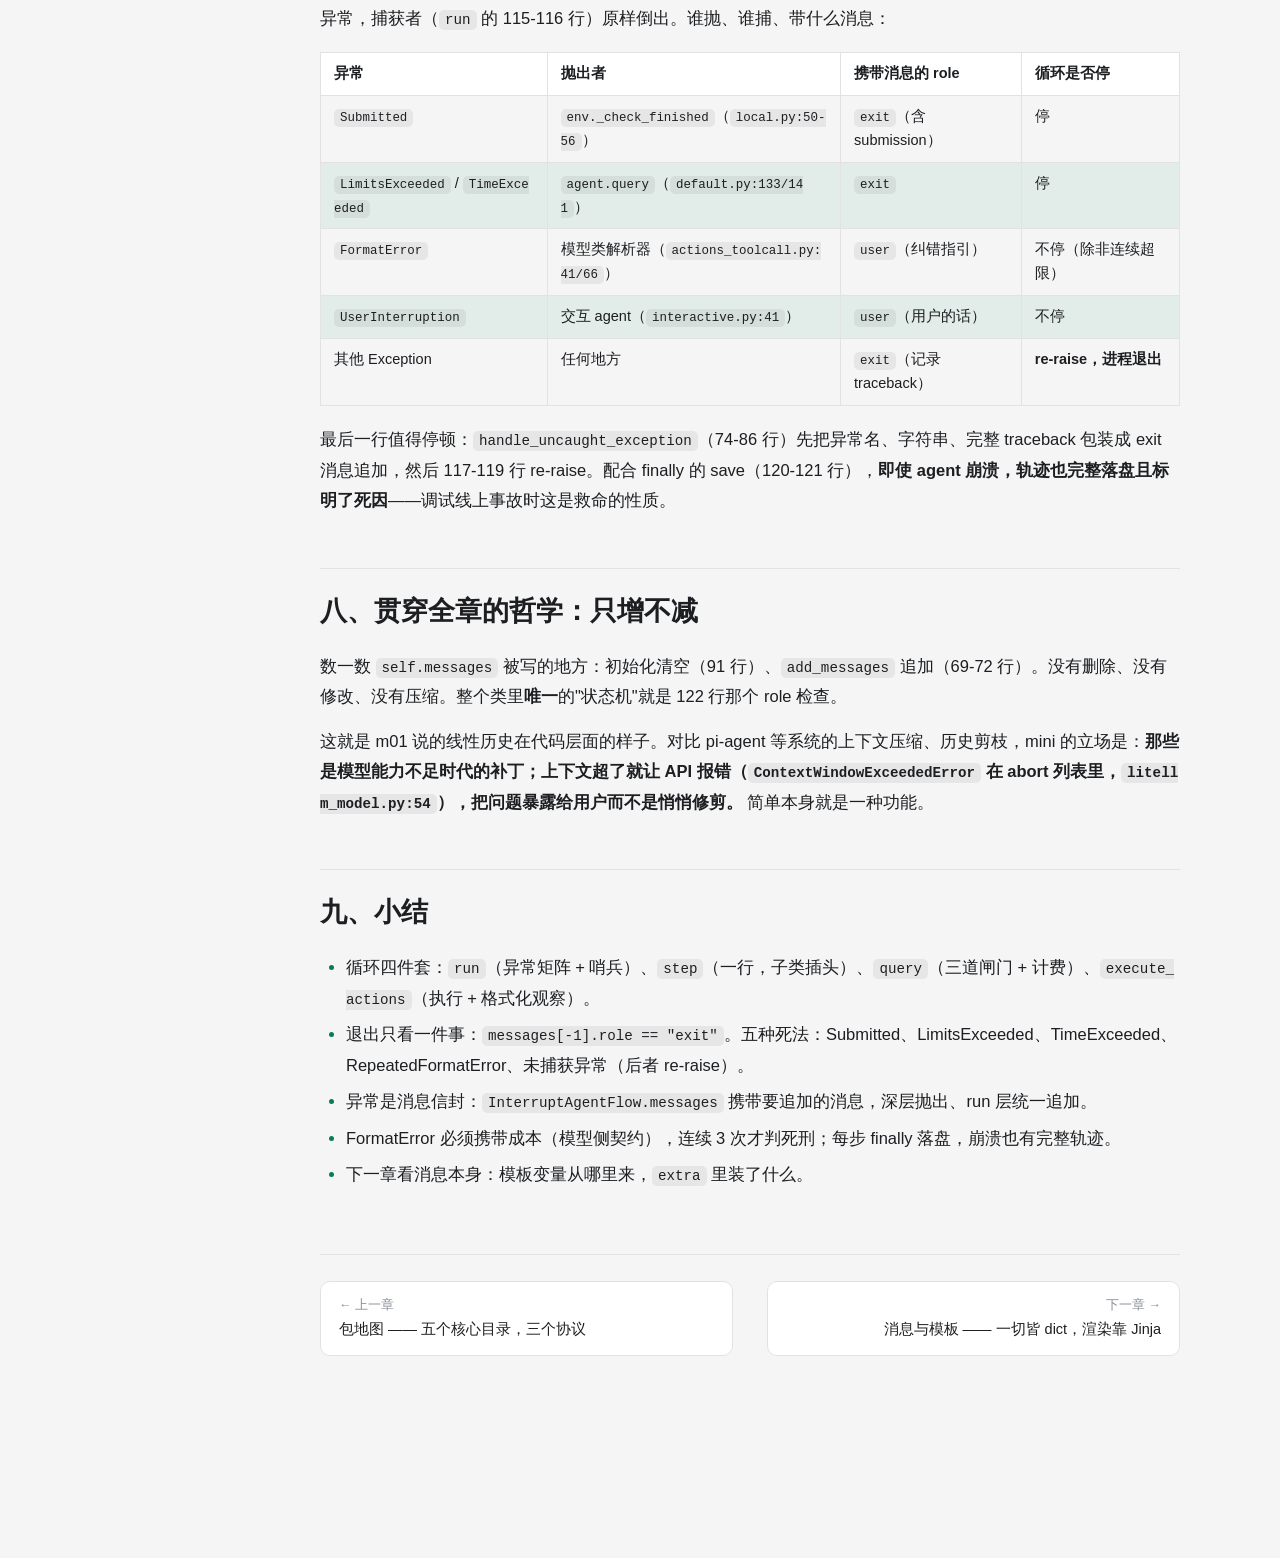
<file: modules/m03-agent-loop.html>
<!DOCTYPE html>
<html lang="zh-CN">
<head>
<meta charset="utf-8">
<meta name="viewport" content="width=device-width, initial-scale=1">
<title>Agent 循环 —— 异常是唯一的控制流 | mini-swe-agent 源码教程</title>
<script>(function(){var t=localStorage.getItem("theme");
if(!t){t=matchMedia("(prefers-color-scheme: dark)").matches?"dark":"light";}
document.documentElement.dataset.theme=t;})();</script>
<link rel="stylesheet" href="../styles.css">
<link rel="stylesheet" href="../pygments.css">
</head>
<body>
<div class="page">
<aside class="sidebar">
  <p class="book-title">mini-swe-agent<br>源码教程</p>
  <p class="book-sub">基于 v2.4.6 · 12 章</p>
  <nav><a href="../index.html">首页</a>
<a href="../modules/m01-overview.html"><span class="no">M01</span>概览</a>
<a href="../modules/m02-package-map.html"><span class="no">M02</span>包地图</a>
<a href="../modules/m03-agent-loop.html" class="active"><span class="no">M03</span>Agent 循环</a>
<a href="../modules/m04-messages-templates.html"><span class="no">M04</span>消息与模板</a>
<a href="../modules/m05-model-call.html"><span class="no">M05</span>模型调用</a>
<a href="../modules/m06-actions.html"><span class="no">M06</span>动作解析</a>
<a href="../modules/m07-environments.html"><span class="no">M07</span>环境</a>
<a href="../modules/m08-interactive.html"><span class="no">M08</span>交互模式</a>
<a href="../modules/m09-config.html"><span class="no">M09</span>配置系统</a>
<a href="../modules/m10-trajectory.html"><span class="no">M10</span>轨迹持久化</a>
<a href="../modules/m11-swebench.html"><span class="no">M11</span>基准测试</a>
<a href="../modules/m12-extending.html"><span class="no">M12</span>扩展指南</a></nav>
</aside>
<div class="main">
  <div class="topbar"><button class="theme-toggle" onclick="toggleTheme()">切换明暗</button></div>
  <div class="content">
<h1>Agent 循环 —— 异常是唯一的控制流</h1>
<p class="meta">约 25 分钟读完</p><blockquote>
<p>本章源文件：<code>src/minisweagent/agents/default.py</code>（190 行）、<code>src/minisweagent/exceptions.py</code>（26 行）。官方控制流图见 <code>docs/advanced/control_flow.md</code>。</p>
</blockquote>
<h2>一、引子：一百行怎么转起来</h2>
<p><code>DefaultAgent</code> 是全书的主角。它的全部工作可以用一句话概括：<strong>反复问模型、执行命令，直到某条消息说"停"</strong>。但魔鬼在细节里：停下来的方式有五种，格式错误要计费，每一步都要落盘，而这些全塞在不到两百行里。读完你应该能回答三个问题：</p>
<ol>
<li>这个 <code>while True</code> 循环到底有几种退出路径？分别由谁触发？</li>
<li>为什么"提交任务""超出限额""格式错误"都是<strong>异常</strong>，而不是返回码？</li>
<li>模型输出格式错误时 API 已经计费了，这笔钱记在哪里？</li>
</ol>
<h2>二、先把词对齐</h2>
<div class="table-wrap"><table>
<thead>
<tr>
<th>术语</th>
<th>含义</th>
<th>代码落点</th>
</tr>
</thead>
<tbody>
<tr>
<td>step</td>
<td>一次 query + execute_actions</td>
<td><code>default.py:126-128</code></td>
</tr>
<tr>
<td>query</td>
<td>问一次模型（含限额检查）</td>
<td><code>default.py:130-152</code></td>
</tr>
<tr>
<td>action</td>
<td>待执行的命令，<code>{"command": ...}</code></td>
<td>由模型类解析产出</td>
</tr>
<tr>
<td>observation</td>
<td>执行结果格式化后的消息</td>
<td><code>default.py:157</code></td>
</tr>
<tr>
<td>exit 消息</td>
<td><code>role="exit"</code> 的特殊消息，循环的停止哨兵</td>
<td><code>default.py:122</code></td>
</tr>
<tr>
<td>InterruptAgentFlow</td>
<td>所有控制流异常的基类，携带要追加的消息</td>
<td><code>exceptions.py:1-6</code></td>
</tr>
</tbody>
</table></div>
<h2>三、全景：四层调用，一个哨兵</h2>
<div class="codehilite"><pre><span></span><code>run(task)                          default.py:88
│  初始化 system + user 两条消息      :92-95
│
└─ while True:                     :96
   │
   ├─ step()                       :126  ← 一行：execute_actions(query())
   │   ├─ query()                  :130
   │   │   ├─ 限额闸门（步数/成本/时间）:132-147
   │   │   ├─ model.query(messages) :149  → 助手消息（含 actions）
   │   │   └─ 计费 + 追加消息        :150-151
   │   └─ execute_actions(msg)     :154
   │       ├─ env.execute(action)  :156  （逐条；可能抛 Submitted）
   │       └─ 格式化观察 + 追加      :157
   │
   ├─ except FormatError           :100  → 补计费，追加纠错消息
   ├─ except InterruptAgentFlow    :115  → 追加异常携带的消息
   ├─ except Exception             :117  → 记录后 re-raise
   ├─ finally: save()              :120  → 每步都落盘
   │
   └─ messages[-1].role == "exit"? :122  → 是：break；否：下一轮
</code></pre></div>

<p>注意一个容易看错的结构：<strong>except 分支并不直接退出循环</strong>。它们只是往 <code>messages</code> 里追加消息，然后统一走到 122 行检查最后一条消息的 role。退出不退，只看哨兵。</p>
<h2>四、配置与状态：先看清手里有什么牌</h2>
<h3>4.1 AgentConfig（19-35 行）</h3>
<div class="table-wrap"><table>
<thead>
<tr>
<th>字段</th>
<th>默认</th>
<th>含义</th>
</tr>
</thead>
<tbody>
<tr>
<td><code>system_template</code></td>
<td>必填</td>
<td>系统消息模板（第一条消息）</td>
</tr>
<tr>
<td><code>instance_template</code></td>
<td>必填</td>
<td>任务消息模板（第二条消息）</td>
</tr>
<tr>
<td><code>step_limit</code></td>
<td><code>0</code></td>
<td>最大步数，0 = 不限</td>
</tr>
<tr>
<td><code>cost_limit</code></td>
<td><code>3.0</code></td>
<td>成本上限（美元），<strong>超过</strong>才停</td>
</tr>
<tr>
<td><code>wall_time_limit_seconds</code></td>
<td><code>0</code></td>
<td>墙钟时间上限，0 = 不限</td>
</tr>
<tr>
<td><code>max_consecutive_format_errors</code></td>
<td><code>3</code></td>
<td>连续格式错误上限，0 = 不限</td>
</tr>
<tr>
<td><code>output_path</code></td>
<td><code>None</code></td>
<td>轨迹落盘路径</td>
</tr>
</tbody>
</table></div>
<p>两个模板必填、其余皆有限额——配置的形状直接反映了 agent 的职责：<strong>给提示词、看住资源、别的不多管</strong>。</p>
<h3>4.2 实例状态（39-50 行）</h3>
<p><code>__init__</code> 收下 model 与 env 两个组件，然后初始化六个可变状态：</p>
<div class="codehilite"><pre><span></span><code><span class="bp">self</span><span class="o">.</span><span class="n">messages</span><span class="p">:</span> <span class="nb">list</span><span class="p">[</span><span class="nb">dict</span><span class="p">]</span> <span class="o">=</span> <span class="p">[]</span>            <span class="c1"># :42  线性历史，只增不减</span>
<span class="bp">self</span><span class="o">.</span><span class="n">extra_template_vars</span> <span class="o">=</span> <span class="p">{}</span>             <span class="c1"># :45  模板变量的额外来源（run 时注入 task）</span>
<span class="bp">self</span><span class="o">.</span><span class="n">cost</span> <span class="o">=</span> <span class="mf">0.0</span>                           <span class="c1"># :47  本实例累计成本</span>
<span class="bp">self</span><span class="o">.</span><span class="n">n_calls</span> <span class="o">=</span> <span class="mi">0</span>                          <span class="c1"># :48  模型调用次数</span>
<span class="bp">self</span><span class="o">.</span><span class="n">n_consecutive_format_errors</span> <span class="o">=</span> <span class="mi">0</span>      <span class="c1"># :49  连续格式错误计数</span>
<span class="bp">self</span><span class="o">.</span><span class="n">_start_time</span> <span class="o">=</span> <span class="n">time</span><span class="o">.</span><span class="n">time</span><span class="p">()</span>            <span class="c1"># :50  墙钟起点</span>
</code></pre></div>

<p><code>config_class</code> 参数（39 行）是扩展点：子类传入自己的配置类即可加字段（m08 的 <code>InteractiveAgentConfig</code> 就是这么做的）。</p>
<h2>五、run()：逐段精读（88-124 行）</h2>
<h3>5.1 开场两条消息（90-95 行）</h3>
<div class="codehilite"><pre><span></span><code><span class="bp">self</span><span class="o">.</span><span class="n">extra_template_vars</span> <span class="o">|=</span> <span class="p">{</span><span class="s2">"task"</span><span class="p">:</span> <span class="n">task</span><span class="p">,</span> <span class="o">**</span><span class="n">kwargs</span><span class="p">}</span>     <span class="c1"># :90</span>
<span class="bp">self</span><span class="o">.</span><span class="n">messages</span> <span class="o">=</span> <span class="p">[]</span>                                       <span class="c1"># :91</span>
<span class="bp">self</span><span class="o">.</span><span class="n">add_messages</span><span class="p">(</span>
    <span class="bp">self</span><span class="o">.</span><span class="n">model</span><span class="o">.</span><span class="n">format_message</span><span class="p">(</span><span class="n">role</span><span class="o">=</span><span class="s2">"system"</span><span class="p">,</span> <span class="n">content</span><span class="o">=</span><span class="bp">self</span><span class="o">.</span><span class="n">_render_template</span><span class="p">(</span><span class="bp">self</span><span class="o">.</span><span class="n">config</span><span class="o">.</span><span class="n">system_template</span><span class="p">)),</span>
    <span class="bp">self</span><span class="o">.</span><span class="n">model</span><span class="o">.</span><span class="n">format_message</span><span class="p">(</span><span class="n">role</span><span class="o">=</span><span class="s2">"user"</span><span class="p">,</span> <span class="n">content</span><span class="o">=</span><span class="bp">self</span><span class="o">.</span><span class="n">_render_template</span><span class="p">(</span><span class="bp">self</span><span class="o">.</span><span class="n">config</span><span class="o">.</span><span class="n">instance_template</span><span class="p">)),</span>
<span class="p">)</span>                                                        <span class="c1"># :92-95</span>
</code></pre></div>

<p>三个细节：</p>
<ul>
<li><strong>每次 run 清空历史</strong>（91 行）——同一个 agent 对象可以跑多个任务；</li>
<li>任务文本不进消息模板硬编码，而是进 <code>extra_template_vars</code>，由 Jinja 的 <code>{{task}}</code> 渲染（m04）；</li>
<li>消息要经过 <code>model.format_message</code> 包装——因为不同 API 的消息格式不同（chat completions vs Responses API），格式化的职责在模型侧（v2 的职责转移，<code>v2_migration.md:166</code>）。</li>
</ul>
<h3>5.2 异常处理矩阵（96-121 行）</h3>
<p><code>while True</code> 里的 try/except 是本章的核心。四个分支各司其职：</p>
<div class="table-wrap"><table>
<thead>
<tr>
<th>分支</th>
<th>行号</th>
<th>处理</th>
<th>之后</th>
</tr>
</thead>
<tbody>
<tr>
<td>正常 step</td>
<td>98-99</td>
<td>清零连续格式错误计数</td>
<td>检查哨兵</td>
</tr>
<tr>
<td><code>FormatError</code></td>
<td>100-114</td>
<td>补计费 + 计数 + 追加纠错消息（或追加 exit）</td>
<td>检查哨兵</td>
</tr>
<tr>
<td><code>InterruptAgentFlow</code></td>
<td>115-116</td>
<td>追加异常携带的消息</td>
<td>检查哨兵</td>
</tr>
<tr>
<td>其他 <code>Exception</code></td>
<td>117-119</td>
<td><code>handle_uncaught_exception</code> 记录 exit 消息后 <strong>re-raise</strong></td>
<td>进程崩溃，但轨迹已保存</td>
</tr>
<tr>
<td><code>finally</code></td>
<td>120-121</td>
<td><code>self.save(self.config.output_path)</code></td>
<td>每步必执行</td>
</tr>
</tbody>
</table></div>
<p><strong>为什么用异常而不是返回码？</strong> 官方文档的回答（<code>control_flow.md:123</code>）："Using exceptions for the control flow is a lot easier than passing around flags and states, especially when extending or subclassing the agent." 看调用栈就明白了：<code>Submitted</code> 在 <code>env.execute</code> 里抛出（<code>local.py:50</code>），隔着 <code>execute_actions</code> → <code>step</code> 两层直接飞到 <code>run</code> 的 except。如果用返回码，每一层都要检查、透传"是否该停"的标志——两层还好，扩展成五层就是灾难。异常让"深处产生的停止意图"零成本地抵达唯一该处理它的地方。</p>
<h3>5.3 FormatError 的特殊账本（100-114 行）</h3>
<p>这是全章最微妙的一段：</p>
<div class="codehilite"><pre><span></span><code><span class="k">except</span> <span class="n">FormatError</span> <span class="k">as</span> <span class="n">e</span><span class="p">:</span>
    <span class="c1"># The call was billed before parsing failed, so query() never got to charge it.</span>
    <span class="bp">self</span><span class="o">.</span><span class="n">cost</span> <span class="o">+=</span> <span class="n">e</span><span class="o">.</span><span class="n">messages</span><span class="p">[</span><span class="mi">0</span><span class="p">]</span><span class="o">.</span><span class="n">get</span><span class="p">(</span><span class="s2">"extra"</span><span class="p">,</span> <span class="p">{})</span><span class="o">.</span><span class="n">get</span><span class="p">(</span><span class="s2">"cost"</span><span class="p">,</span> <span class="mf">0.0</span><span class="p">)</span>   <span class="c1"># :102</span>
    <span class="bp">self</span><span class="o">.</span><span class="n">n_consecutive_format_errors</span> <span class="o">+=</span> <span class="mi">1</span>                          <span class="c1"># :103</span>
    <span class="k">if</span> <span class="mi">0</span> <span class="o">&lt;</span> <span class="bp">self</span><span class="o">.</span><span class="n">config</span><span class="o">.</span><span class="n">max_consecutive_format_errors</span> <span class="o">&lt;=</span> <span class="bp">self</span><span class="o">.</span><span class="n">n_consecutive_format_errors</span><span class="p">:</span>  <span class="c1"># :104</span>
        <span class="bp">self</span><span class="o">.</span><span class="n">add_messages</span><span class="p">(</span><span class="o">*</span><span class="n">e</span><span class="o">.</span><span class="n">messages</span><span class="p">,</span> <span class="p">{</span><span class="s2">"role"</span><span class="p">:</span> <span class="s2">"exit"</span><span class="p">,</span> <span class="o">...</span> <span class="s2">"RepeatedFormatError"</span> <span class="o">...</span><span class="p">})</span>    <span class="c1"># :105-112</span>
    <span class="k">else</span><span class="p">:</span>
        <span class="bp">self</span><span class="o">.</span><span class="n">add_messages</span><span class="p">(</span><span class="o">*</span><span class="n">e</span><span class="o">.</span><span class="n">messages</span><span class="p">)</span>                             <span class="c1"># :114</span>
</code></pre></div>

<ul>
<li><strong><code>default.py:101</code> 的源码注释揭示了一个契约</strong>：模型类在解析失败时，必须把已产生的成本塞进 FormatError 的消息里（<code>litellm_model.py:87-98</code> 履行它），因为正常路径上 <code>query()</code> 的 150 行计费没机会执行。钱花了就得记账，哪怕输出是废的。</li>
<li>连续计数在<strong>任何干净 step 后清零</strong>（99 行）——惩罚的是"屡教不改"，不是"偶尔犯错"。</li>
<li>达到上限时追加 <code>RepeatedFormatError</code> 的 exit 消息；没达到就只追加纠错消息（role=user），下一轮模型会读到纠错指引（模板见 m04）。</li>
</ul>
<h3>5.4 哨兵与返回值（122-124 行）</h3>
<div class="codehilite"><pre><span></span><code><span class="k">if</span> <span class="bp">self</span><span class="o">.</span><span class="n">messages</span><span class="p">[</span><span class="o">-</span><span class="mi">1</span><span class="p">]</span><span class="o">.</span><span class="n">get</span><span class="p">(</span><span class="s2">"role"</span><span class="p">)</span> <span class="o">==</span> <span class="s2">"exit"</span><span class="p">:</span>   <span class="c1"># :122</span>
    <span class="k">break</span>
<span class="k">return</span> <span class="bp">self</span><span class="o">.</span><span class="n">messages</span><span class="p">[</span><span class="o">-</span><span class="mi">1</span><span class="p">]</span><span class="o">.</span><span class="n">get</span><span class="p">(</span><span class="s2">"extra"</span><span class="p">,</span> <span class="p">{})</span>     <span class="c1"># :124</span>
</code></pre></div>

<p>循环唯一的退出条件：<strong>最后一条消息是 exit</strong>。返回值是它的 <code>extra</code>——按惯例含 <code>exit_status</code> 与 <code>submission</code> 两个键。这就是 Agent 协议里 <code>run() -&gt; dict</code> 的全部含义（<code>__init__.py:78</code>）。</p>
<h2>六、step / query / execute_actions：三层的分工</h2>
<h3>6.1 step：一行（126-128 行）</h3>
<div class="codehilite"><pre><span></span><code><span class="k">def</span><span class="w"> </span><span class="nf">step</span><span class="p">(</span><span class="bp">self</span><span class="p">)</span> <span class="o">-&gt;</span> <span class="nb">list</span><span class="p">[</span><span class="nb">dict</span><span class="p">]:</span>
<span class="w">    </span><span class="sd">"""Query the LM, execute actions."""</span>
    <span class="k">return</span> <span class="bp">self</span><span class="o">.</span><span class="n">execute_actions</span><span class="p">(</span><span class="bp">self</span><span class="o">.</span><span class="n">query</span><span class="p">())</span>
</code></pre></div>

<p>一行函数为什么存在？因为它是<strong>子类挂插头的标准位置</strong>：<code>InteractiveAgent</code> 覆写它来捕获 Ctrl-C（<code>interactive.py:109</code>），<code>ProgressTrackingAgent</code> 覆写它来报进度（<code>run/benchmarks/utils/common.py:15-17</code>）。覆写 step 不需要理解 run 的异常矩阵。</p>
<h3>6.2 query：三道闸门 + 计费（130-152 行）</h3>
<div class="codehilite"><pre><span></span><code><span class="k">if</span> <span class="mi">0</span> <span class="o">&lt;</span> <span class="bp">self</span><span class="o">.</span><span class="n">config</span><span class="o">.</span><span class="n">step_limit</span> <span class="o">&lt;=</span> <span class="bp">self</span><span class="o">.</span><span class="n">n_calls</span> <span class="ow">or</span> <span class="mi">0</span> <span class="o">&lt;</span> <span class="bp">self</span><span class="o">.</span><span class="n">config</span><span class="o">.</span><span class="n">cost_limit</span> <span class="o">&lt;=</span> <span class="bp">self</span><span class="o">.</span><span class="n">cost</span><span class="p">:</span>  <span class="c1"># :132</span>
    <span class="k">raise</span> <span class="n">LimitsExceeded</span><span class="p">({</span><span class="o">...</span> <span class="s2">"exit_status"</span><span class="p">:</span> <span class="s2">"LimitsExceeded"</span> <span class="o">...</span><span class="p">})</span>                        <span class="c1"># :133-139</span>
<span class="k">if</span> <span class="mi">0</span> <span class="o">&lt;</span> <span class="bp">self</span><span class="o">.</span><span class="n">config</span><span class="o">.</span><span class="n">wall_time_limit_seconds</span> <span class="o">&lt;=</span> <span class="nb">int</span><span class="p">(</span><span class="n">time</span><span class="o">.</span><span class="n">time</span><span class="p">()</span> <span class="o">-</span> <span class="bp">self</span><span class="o">.</span><span class="n">_start_time</span><span class="p">):</span>         <span class="c1"># :140</span>
    <span class="k">raise</span> <span class="n">TimeExceeded</span><span class="p">({</span><span class="o">...</span><span class="p">})</span>                                                              <span class="c1"># :141-147</span>
<span class="bp">self</span><span class="o">.</span><span class="n">n_calls</span> <span class="o">+=</span> <span class="mi">1</span>                                                                          <span class="c1"># :148</span>
<span class="n">message</span> <span class="o">=</span> <span class="bp">self</span><span class="o">.</span><span class="n">model</span><span class="o">.</span><span class="n">query</span><span class="p">(</span><span class="bp">self</span><span class="o">.</span><span class="n">messages</span><span class="p">)</span>                                                  <span class="c1"># :149</span>
<span class="bp">self</span><span class="o">.</span><span class="n">cost</span> <span class="o">+=</span> <span class="n">message</span><span class="o">.</span><span class="n">get</span><span class="p">(</span><span class="s2">"extra"</span><span class="p">,</span> <span class="p">{})</span><span class="o">.</span><span class="n">get</span><span class="p">(</span><span class="s2">"cost"</span><span class="p">,</span> <span class="mf">0.0</span><span class="p">)</span>                                     <span class="c1"># :150</span>
</code></pre></div>

<ul>
<li>限额检查在<strong>调用前</strong>：<code>0 &lt; limit &lt;= current</code> 的写法让 <code>0</code> 天然表示"不限"；</li>
<li>注意 <code>cost_limit</code> 的语义是"超过才停"（配置 docstring，28-29 行）：本次调用前成本还没超就允许花，花超了下一轮才拦。所以实际成本可能略微越限——这是刻意的简单化；</li>
<li><code>TimeExceeded</code> 继承 <code>LimitsExceeded</code>（<code>exceptions.py:17</code>），但在交互 agent 里待遇不同：步数/成本限额可以问用户提额，墙钟不行（<code>interactive.py:75-79</code>，m08 细讲）；</li>
<li>149 行把<strong>整个 messages 列表</strong>传给模型——线性历史的直接体现：不剪枝、不摘要、不挑选。</li>
</ul>
<h3>6.3 execute_actions：两行（154-157 行）</h3>
<div class="codehilite"><pre><span></span><code><span class="n">outputs</span> <span class="o">=</span> <span class="p">[</span><span class="bp">self</span><span class="o">.</span><span class="n">env</span><span class="o">.</span><span class="n">execute</span><span class="p">(</span><span class="n">action</span><span class="p">)</span> <span class="k">for</span> <span class="n">action</span> <span class="ow">in</span> <span class="n">message</span><span class="o">.</span><span class="n">get</span><span class="p">(</span><span class="s2">"extra"</span><span class="p">,</span> <span class="p">{})</span><span class="o">.</span><span class="n">get</span><span class="p">(</span><span class="s2">"actions"</span><span class="p">,</span> <span class="p">[])]</span>  <span class="c1"># :156</span>
<span class="k">return</span> <span class="bp">self</span><span class="o">.</span><span class="n">add_messages</span><span class="p">(</span><span class="o">*</span><span class="bp">self</span><span class="o">.</span><span class="n">model</span><span class="o">.</span><span class="n">format_observation_messages</span><span class="p">(</span><span class="n">message</span><span class="p">,</span> <span class="n">outputs</span><span class="p">,</span> <span class="bp">self</span><span class="o">.</span><span class="n">get_template_vars</span><span class="p">()))</span>  <span class="c1"># :157</span>
</code></pre></div>

<ul>
<li>动作列表从模型消息的 <code>extra.actions</code> 里取——<strong>agent 自己不懂工具调用格式</strong>，解析是模型类的事（m06）；</li>
<li>逐条顺序执行；任何一条抛出 <code>Submitted</code>，后面的动作不再执行（列表推导中断）；</li>
<li>观察格式化又交回模型类：toolcall 路线要生成 <code>role="tool"</code> 且带 <code>tool_call_id</code> 的消息，textbased 路线生成 <code>role="user"</code> 消息——agent 无需知道差别。</li>
</ul>
<h2>七、异常家族：26 行的控制流词汇表</h2>
<p><code>exceptions.py</code> 全文 26 行，继承树如下：</p>
<div class="codehilite"><pre><span></span><code>InterruptAgentFlow                    :1   基类：__init__ 收下 *messages 存到 self.messages
├── Submitted                         :9   任务完成（环境抛出）
├── LimitsExceeded                    :13  步数/成本超限（agent.query 抛出）
│   └── TimeExceeded                  :17  墙钟超限（agent.query 抛出）
├── UserInterruption                  :21  用户插话/拒绝（交互 agent 抛出）
└── FormatError                       :25  模型输出不合预期（模型类抛出）
</code></pre></div>

<p>基类只做一件事（4-6 行）：<code>self.messages = messages</code>。<strong>异常即消息信封</strong>——抛出者把要追加进轨迹的消息装进异常，捕获者（<code>run</code> 的 115-116 行）原样倒出。谁抛、谁捕、带什么消息：</p>
<div class="table-wrap"><table>
<thead>
<tr>
<th>异常</th>
<th>抛出者</th>
<th>携带消息的 role</th>
<th>循环是否停</th>
</tr>
</thead>
<tbody>
<tr>
<td><code>Submitted</code></td>
<td><code>env._check_finished</code>（<code>local.py:50-56</code>）</td>
<td><code>exit</code>（含 submission）</td>
<td>停</td>
</tr>
<tr>
<td><code>LimitsExceeded</code> / <code>TimeExceeded</code></td>
<td><code>agent.query</code>（<code>default.py:133/141</code>）</td>
<td><code>exit</code></td>
<td>停</td>
</tr>
<tr>
<td><code>FormatError</code></td>
<td>模型类解析器（<code>actions_toolcall.py:41/66</code>）</td>
<td><code>user</code>（纠错指引）</td>
<td>不停（除非连续超限）</td>
</tr>
<tr>
<td><code>UserInterruption</code></td>
<td>交互 agent（<code>interactive.py:41</code>）</td>
<td><code>user</code>（用户的话）</td>
<td>不停</td>
</tr>
<tr>
<td>其他 Exception</td>
<td>任何地方</td>
<td><code>exit</code>（记录 traceback）</td>
<td><strong>re-raise，进程退出</strong></td>
</tr>
</tbody>
</table></div>
<p>最后一行值得停顿：<code>handle_uncaught_exception</code>（74-86 行）先把异常名、字符串、完整 traceback 包装成 exit 消息追加，然后 117-119 行 re-raise。配合 finally 的 save（120-121 行），<strong>即使 agent 崩溃，轨迹也完整落盘且标明了死因</strong>——调试线上事故时这是救命的性质。</p>
<h2>八、贯穿全章的哲学：只增不减</h2>
<p>数一数 <code>self.messages</code> 被写的地方：初始化清空（91 行）、<code>add_messages</code> 追加（69-72 行）。没有删除、没有修改、没有压缩。整个类里<strong>唯一</strong>的"状态机"就是 122 行那个 role 检查。</p>
<p>这就是 m01 说的线性历史在代码层面的样子。对比 pi-agent 等系统的上下文压缩、历史剪枝，mini 的立场是：<strong>那些是模型能力不足时代的补丁；上下文超了就让 API 报错（<code>ContextWindowExceededError</code> 在 abort 列表里，<code>litellm_model.py:54</code>），把问题暴露给用户而不是悄悄修剪。</strong> 简单本身就是一种功能。</p>
<h2>九、小结</h2>
<ul>
<li>循环四件套：<code>run</code>（异常矩阵 + 哨兵）、<code>step</code>（一行，子类插头）、<code>query</code>（三道闸门 + 计费）、<code>execute_actions</code>（执行 + 格式化观察）。</li>
<li>退出只看一件事：<code>messages[-1].role == "exit"</code>。五种死法：Submitted、LimitsExceeded、TimeExceeded、RepeatedFormatError、未捕获异常（后者 re-raise）。</li>
<li>异常是消息信封：<code>InterruptAgentFlow.messages</code> 携带要追加的消息，深层抛出、run 层统一追加。</li>
<li>FormatError 必须携带成本（模型侧契约），连续 3 次才判死刑；每步 finally 落盘，崩溃也有完整轨迹。</li>
<li>下一章看消息本身：模板变量从哪里来，<code>extra</code> 里装了什么。</li>
</ul>
<div class="pager"><a href="m02-package-map.html"><span class="dir">← 上一章</span>包地图 —— 五个核心目录，三个协议</a><a class="next" href="m04-messages-templates.html"><span class="dir">下一章 →</span>消息与模板 —— 一切皆 dict，渲染靠 Jinja</a></div>
  </div>
</div>
</div>
<script>function toggleTheme(){var h=document.documentElement;
var t=h.dataset.theme==="dark"?"light":"dark";h.dataset.theme=t;localStorage.setItem("theme",t);}</script>
</body>
</html>
</file>
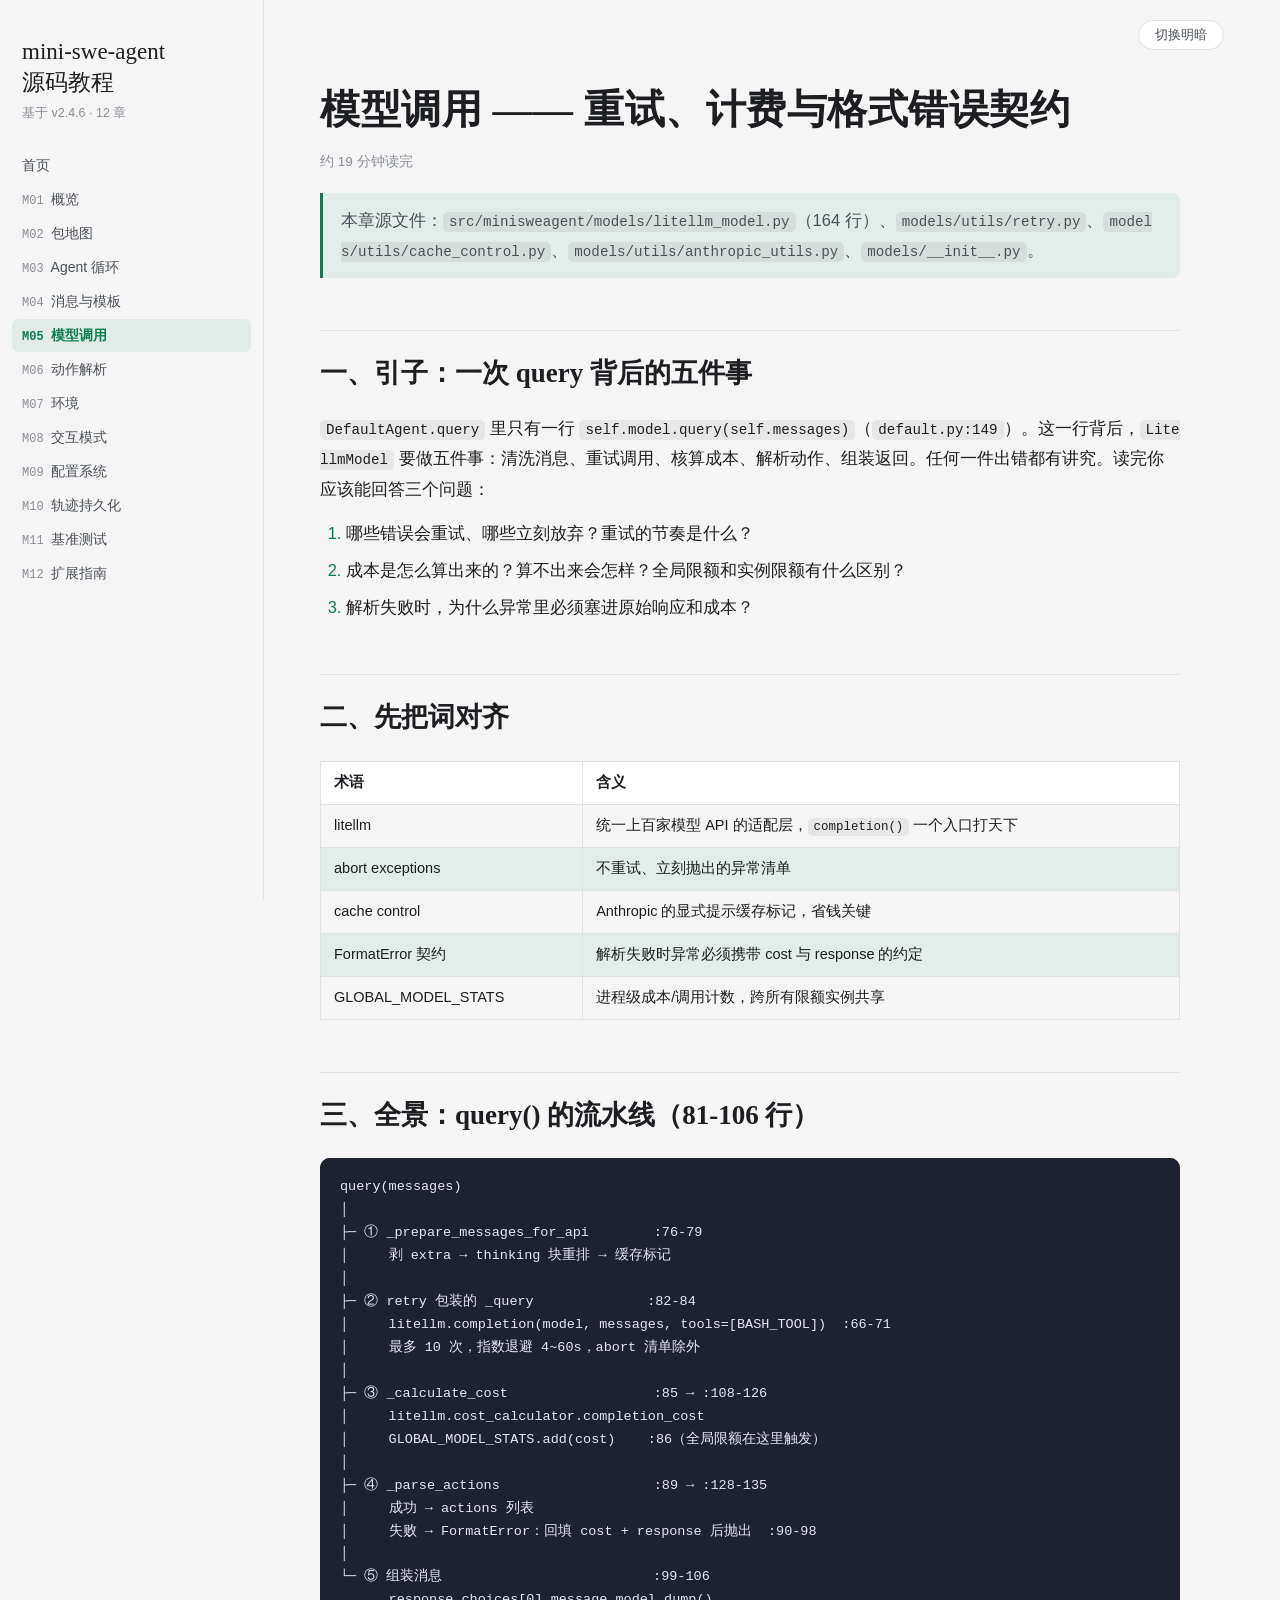
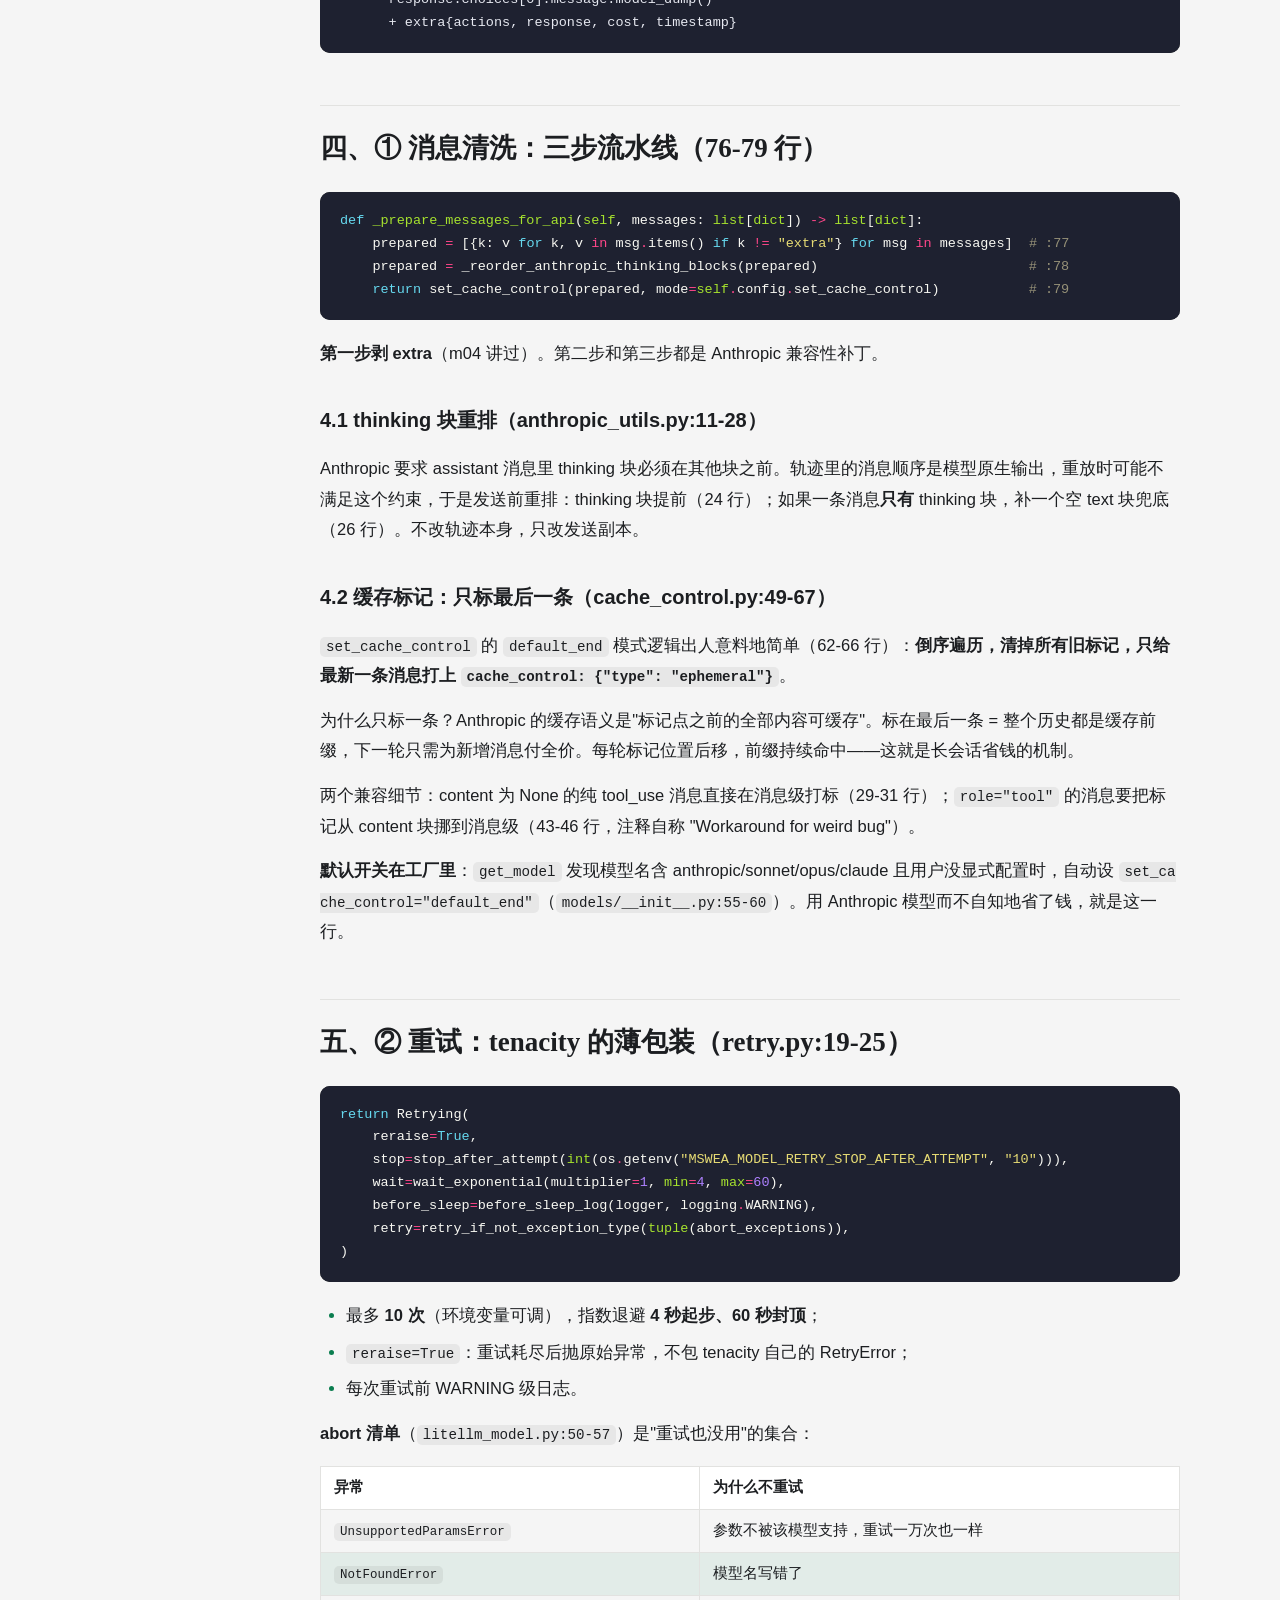
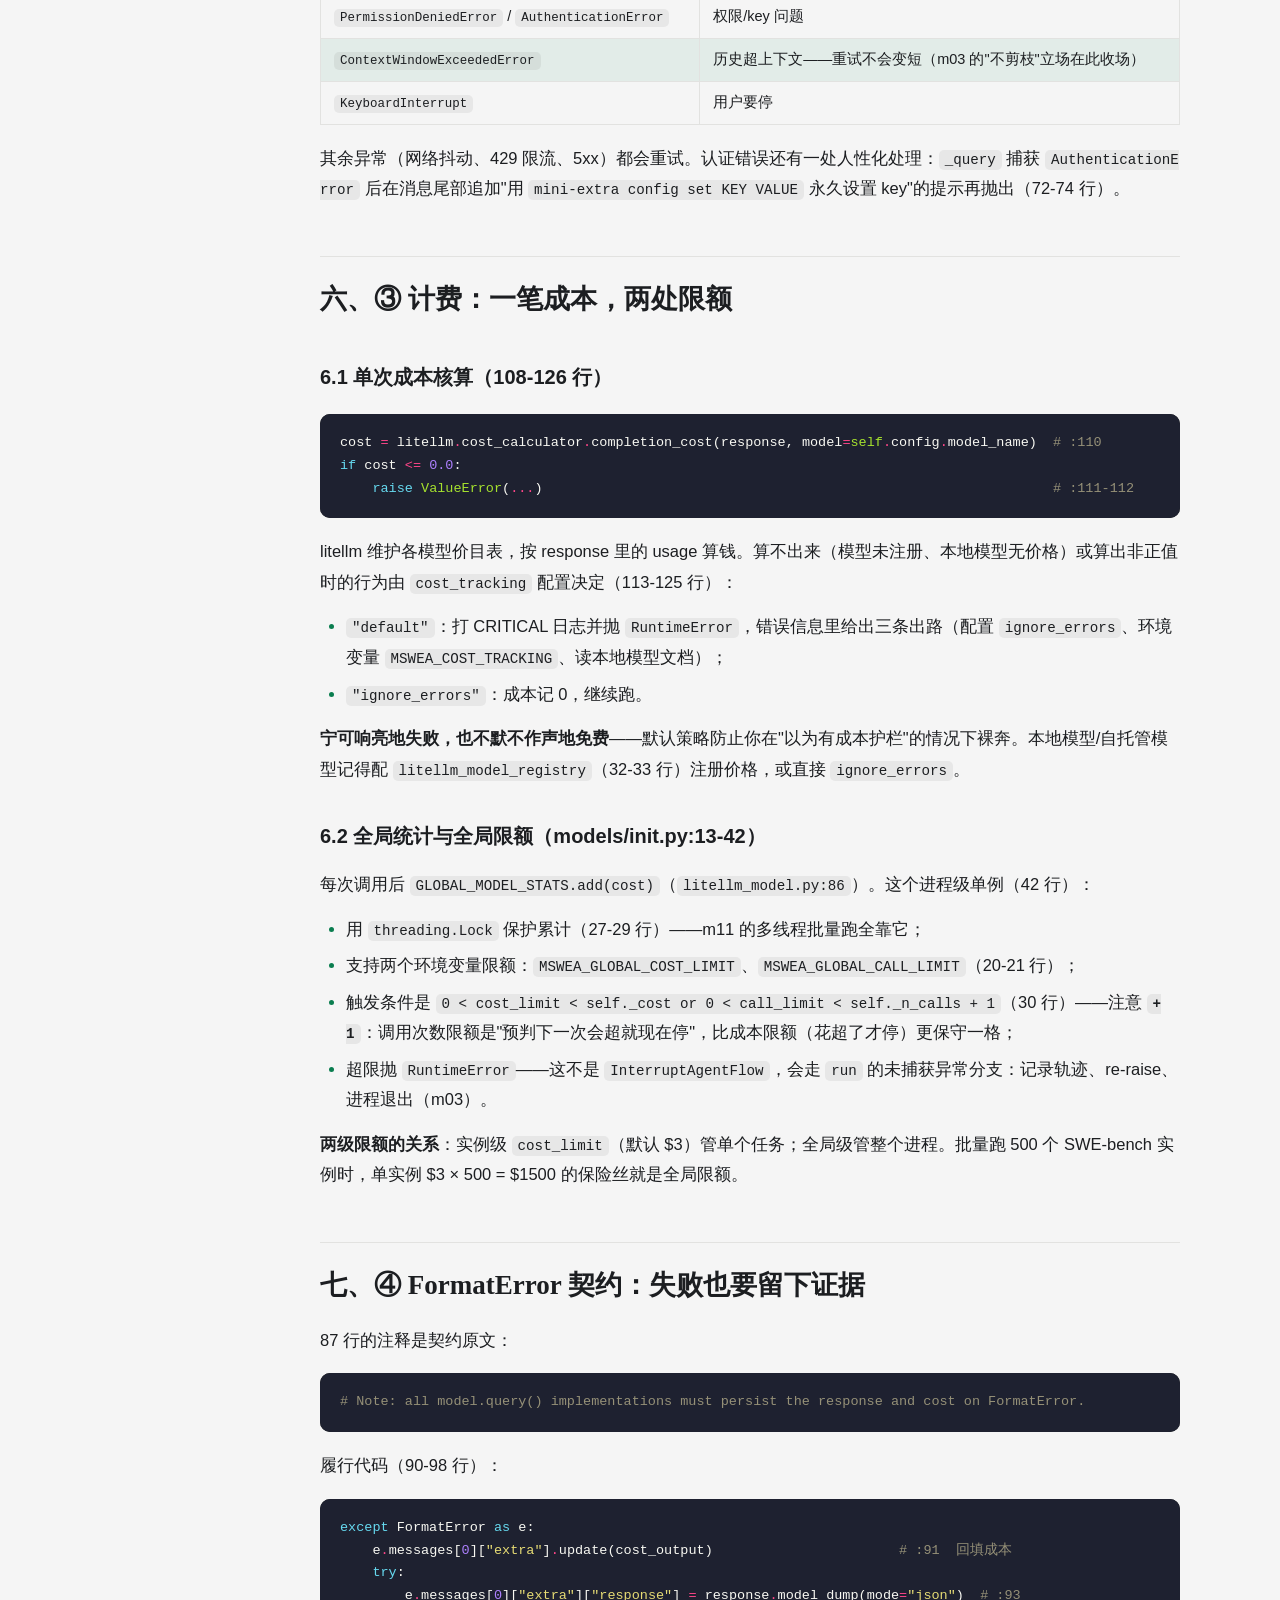
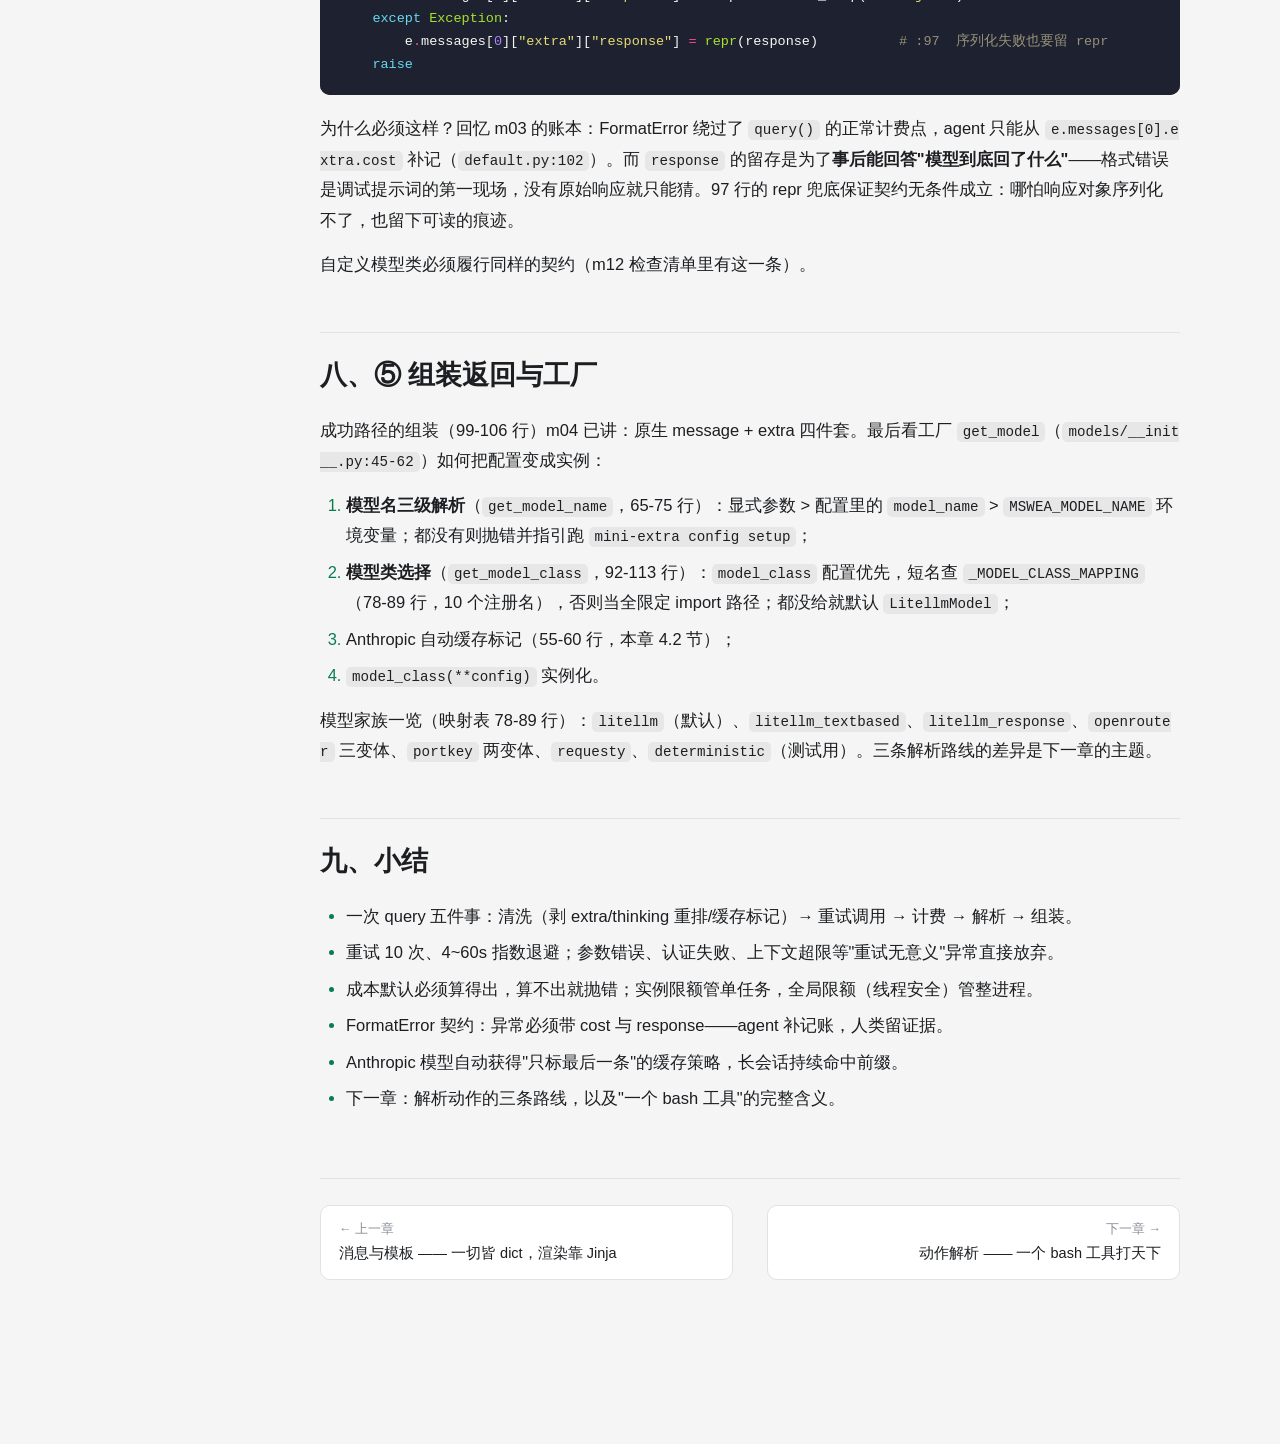
<file: modules/m05-model-call.html>
<!DOCTYPE html>
<html lang="zh-CN">
<head>
<meta charset="utf-8">
<meta name="viewport" content="width=device-width, initial-scale=1">
<title>模型调用 —— 重试、计费与格式错误契约 | mini-swe-agent 源码教程</title>
<script>(function(){var t=localStorage.getItem("theme");
if(!t){t=matchMedia("(prefers-color-scheme: dark)").matches?"dark":"light";}
document.documentElement.dataset.theme=t;})();</script>
<link rel="stylesheet" href="../styles.css">
<link rel="stylesheet" href="../pygments.css">
</head>
<body>
<div class="page">
<aside class="sidebar">
  <p class="book-title">mini-swe-agent<br>源码教程</p>
  <p class="book-sub">基于 v2.4.6 · 12 章</p>
  <nav><a href="../index.html">首页</a>
<a href="../modules/m01-overview.html"><span class="no">M01</span>概览</a>
<a href="../modules/m02-package-map.html"><span class="no">M02</span>包地图</a>
<a href="../modules/m03-agent-loop.html"><span class="no">M03</span>Agent 循环</a>
<a href="../modules/m04-messages-templates.html"><span class="no">M04</span>消息与模板</a>
<a href="../modules/m05-model-call.html" class="active"><span class="no">M05</span>模型调用</a>
<a href="../modules/m06-actions.html"><span class="no">M06</span>动作解析</a>
<a href="../modules/m07-environments.html"><span class="no">M07</span>环境</a>
<a href="../modules/m08-interactive.html"><span class="no">M08</span>交互模式</a>
<a href="../modules/m09-config.html"><span class="no">M09</span>配置系统</a>
<a href="../modules/m10-trajectory.html"><span class="no">M10</span>轨迹持久化</a>
<a href="../modules/m11-swebench.html"><span class="no">M11</span>基准测试</a>
<a href="../modules/m12-extending.html"><span class="no">M12</span>扩展指南</a></nav>
</aside>
<div class="main">
  <div class="topbar"><button class="theme-toggle" onclick="toggleTheme()">切换明暗</button></div>
  <div class="content">
<h1>模型调用 —— 重试、计费与格式错误契约</h1>
<p class="meta">约 19 分钟读完</p><blockquote>
<p>本章源文件：<code>src/minisweagent/models/litellm_model.py</code>（164 行）、<code>models/utils/retry.py</code>、<code>models/utils/cache_control.py</code>、<code>models/utils/anthropic_utils.py</code>、<code>models/__init__.py</code>。</p>
</blockquote>
<h2>一、引子：一次 query 背后的五件事</h2>
<p><code>DefaultAgent.query</code> 里只有一行 <code>self.model.query(self.messages)</code>（<code>default.py:149</code>）。这一行背后，<code>LitellmModel</code> 要做五件事：清洗消息、重试调用、核算成本、解析动作、组装返回。任何一件出错都有讲究。读完你应该能回答三个问题：</p>
<ol>
<li>哪些错误会重试、哪些立刻放弃？重试的节奏是什么？</li>
<li>成本是怎么算出来的？算不出来会怎样？全局限额和实例限额有什么区别？</li>
<li>解析失败时，为什么异常里必须塞进原始响应和成本？</li>
</ol>
<h2>二、先把词对齐</h2>
<div class="table-wrap"><table>
<thead>
<tr>
<th>术语</th>
<th>含义</th>
</tr>
</thead>
<tbody>
<tr>
<td>litellm</td>
<td>统一上百家模型 API 的适配层，<code>completion()</code> 一个入口打天下</td>
</tr>
<tr>
<td>abort exceptions</td>
<td>不重试、立刻抛出的异常清单</td>
</tr>
<tr>
<td>cache control</td>
<td>Anthropic 的显式提示缓存标记，省钱关键</td>
</tr>
<tr>
<td>FormatError 契约</td>
<td>解析失败时异常必须携带 cost 与 response 的约定</td>
</tr>
<tr>
<td>GLOBAL_MODEL_STATS</td>
<td>进程级成本/调用计数，跨所有限额实例共享</td>
</tr>
</tbody>
</table></div>
<h2>三、全景：query() 的流水线（81-106 行）</h2>
<div class="codehilite"><pre><span></span><code>query(messages)
│
├─ ① _prepare_messages_for_api        :76-79
│     剥 extra → thinking 块重排 → 缓存标记
│
├─ ② retry 包装的 _query              :82-84
│     litellm.completion(model, messages, tools=[BASH_TOOL])  :66-71
│     最多 10 次，指数退避 4~60s，abort 清单除外
│
├─ ③ _calculate_cost                  :85 → :108-126
│     litellm.cost_calculator.completion_cost
│     GLOBAL_MODEL_STATS.add(cost)    :86（全局限额在这里触发）
│
├─ ④ _parse_actions                   :89 → :128-135
│     成功 → actions 列表
│     失败 → FormatError：回填 cost + response 后抛出  :90-98
│
└─ ⑤ 组装消息                          :99-106
      response.choices[0].message.model_dump()
      + extra{actions, response, cost, timestamp}
</code></pre></div>

<h2>四、① 消息清洗：三步流水线（76-79 行）</h2>
<div class="codehilite"><pre><span></span><code><span class="k">def</span><span class="w"> </span><span class="nf">_prepare_messages_for_api</span><span class="p">(</span><span class="bp">self</span><span class="p">,</span> <span class="n">messages</span><span class="p">:</span> <span class="nb">list</span><span class="p">[</span><span class="nb">dict</span><span class="p">])</span> <span class="o">-&gt;</span> <span class="nb">list</span><span class="p">[</span><span class="nb">dict</span><span class="p">]:</span>
    <span class="n">prepared</span> <span class="o">=</span> <span class="p">[{</span><span class="n">k</span><span class="p">:</span> <span class="n">v</span> <span class="k">for</span> <span class="n">k</span><span class="p">,</span> <span class="n">v</span> <span class="ow">in</span> <span class="n">msg</span><span class="o">.</span><span class="n">items</span><span class="p">()</span> <span class="k">if</span> <span class="n">k</span> <span class="o">!=</span> <span class="s2">"extra"</span><span class="p">}</span> <span class="k">for</span> <span class="n">msg</span> <span class="ow">in</span> <span class="n">messages</span><span class="p">]</span>  <span class="c1"># :77</span>
    <span class="n">prepared</span> <span class="o">=</span> <span class="n">_reorder_anthropic_thinking_blocks</span><span class="p">(</span><span class="n">prepared</span><span class="p">)</span>                          <span class="c1"># :78</span>
    <span class="k">return</span> <span class="n">set_cache_control</span><span class="p">(</span><span class="n">prepared</span><span class="p">,</span> <span class="n">mode</span><span class="o">=</span><span class="bp">self</span><span class="o">.</span><span class="n">config</span><span class="o">.</span><span class="n">set_cache_control</span><span class="p">)</span>           <span class="c1"># :79</span>
</code></pre></div>

<p><strong>第一步剥 extra</strong>（m04 讲过）。第二步和第三步都是 Anthropic 兼容性补丁。</p>
<h3>4.1 thinking 块重排（anthropic_utils.py:11-28）</h3>
<p>Anthropic 要求 assistant 消息里 thinking 块必须在其他块之前。轨迹里的消息顺序是模型原生输出，重放时可能不满足这个约束，于是发送前重排：thinking 块提前（24 行）；如果一条消息<strong>只有</strong> thinking 块，补一个空 text 块兜底（26 行）。不改轨迹本身，只改发送副本。</p>
<h3>4.2 缓存标记：只标最后一条（cache_control.py:49-67）</h3>
<p><code>set_cache_control</code> 的 <code>default_end</code> 模式逻辑出人意料地简单（62-66 行）：<strong>倒序遍历，清掉所有旧标记，只给最新一条消息打上 <code>cache_control: {"type": "ephemeral"}</code></strong>。</p>
<p>为什么只标一条？Anthropic 的缓存语义是"标记点之前的全部内容可缓存"。标在最后一条 = 整个历史都是缓存前缀，下一轮只需为新增消息付全价。每轮标记位置后移，前缀持续命中——这就是长会话省钱的机制。</p>
<p>两个兼容细节：content 为 None 的纯 tool_use 消息直接在消息级打标（29-31 行）；<code>role="tool"</code> 的消息要把标记从 content 块挪到消息级（43-46 行，注释自称 "Workaround for weird bug"）。</p>
<p><strong>默认开关在工厂里</strong>：<code>get_model</code> 发现模型名含 anthropic/sonnet/opus/claude 且用户没显式配置时，自动设 <code>set_cache_control="default_end"</code>（<code>models/__init__.py:55-60</code>）。用 Anthropic 模型而不自知地省了钱，就是这一行。</p>
<h2>五、② 重试：tenacity 的薄包装（retry.py:19-25）</h2>
<div class="codehilite"><pre><span></span><code><span class="k">return</span> <span class="n">Retrying</span><span class="p">(</span>
    <span class="n">reraise</span><span class="o">=</span><span class="kc">True</span><span class="p">,</span>
    <span class="n">stop</span><span class="o">=</span><span class="n">stop_after_attempt</span><span class="p">(</span><span class="nb">int</span><span class="p">(</span><span class="n">os</span><span class="o">.</span><span class="n">getenv</span><span class="p">(</span><span class="s2">"MSWEA_MODEL_RETRY_STOP_AFTER_ATTEMPT"</span><span class="p">,</span> <span class="s2">"10"</span><span class="p">))),</span>
    <span class="n">wait</span><span class="o">=</span><span class="n">wait_exponential</span><span class="p">(</span><span class="n">multiplier</span><span class="o">=</span><span class="mi">1</span><span class="p">,</span> <span class="nb">min</span><span class="o">=</span><span class="mi">4</span><span class="p">,</span> <span class="nb">max</span><span class="o">=</span><span class="mi">60</span><span class="p">),</span>
    <span class="n">before_sleep</span><span class="o">=</span><span class="n">before_sleep_log</span><span class="p">(</span><span class="n">logger</span><span class="p">,</span> <span class="n">logging</span><span class="o">.</span><span class="n">WARNING</span><span class="p">),</span>
    <span class="n">retry</span><span class="o">=</span><span class="n">retry_if_not_exception_type</span><span class="p">(</span><span class="nb">tuple</span><span class="p">(</span><span class="n">abort_exceptions</span><span class="p">)),</span>
<span class="p">)</span>
</code></pre></div>

<ul>
<li>最多 <strong>10 次</strong>（环境变量可调），指数退避 <strong>4 秒起步、60 秒封顶</strong>；</li>
<li><code>reraise=True</code>：重试耗尽后抛原始异常，不包 tenacity 自己的 RetryError；</li>
<li>每次重试前 WARNING 级日志。</li>
</ul>
<p><strong>abort 清单</strong>（<code>litellm_model.py:50-57</code>）是"重试也没用"的集合：</p>
<div class="table-wrap"><table>
<thead>
<tr>
<th>异常</th>
<th>为什么不重试</th>
</tr>
</thead>
<tbody>
<tr>
<td><code>UnsupportedParamsError</code></td>
<td>参数不被该模型支持，重试一万次也一样</td>
</tr>
<tr>
<td><code>NotFoundError</code></td>
<td>模型名写错了</td>
</tr>
<tr>
<td><code>PermissionDeniedError</code> / <code>AuthenticationError</code></td>
<td>权限/key 问题</td>
</tr>
<tr>
<td><code>ContextWindowExceededError</code></td>
<td>历史超上下文——重试不会变短（m03 的"不剪枝"立场在此收场）</td>
</tr>
<tr>
<td><code>KeyboardInterrupt</code></td>
<td>用户要停</td>
</tr>
</tbody>
</table></div>
<p>其余异常（网络抖动、429 限流、5xx）都会重试。认证错误还有一处人性化处理：<code>_query</code> 捕获 <code>AuthenticationError</code> 后在消息尾部追加"用 <code>mini-extra config set KEY VALUE</code> 永久设置 key"的提示再抛出（72-74 行）。</p>
<h2>六、③ 计费：一笔成本，两处限额</h2>
<h3>6.1 单次成本核算（108-126 行）</h3>
<div class="codehilite"><pre><span></span><code><span class="n">cost</span> <span class="o">=</span> <span class="n">litellm</span><span class="o">.</span><span class="n">cost_calculator</span><span class="o">.</span><span class="n">completion_cost</span><span class="p">(</span><span class="n">response</span><span class="p">,</span> <span class="n">model</span><span class="o">=</span><span class="bp">self</span><span class="o">.</span><span class="n">config</span><span class="o">.</span><span class="n">model_name</span><span class="p">)</span>  <span class="c1"># :110</span>
<span class="k">if</span> <span class="n">cost</span> <span class="o">&lt;=</span> <span class="mf">0.0</span><span class="p">:</span>
    <span class="k">raise</span> <span class="ne">ValueError</span><span class="p">(</span><span class="o">...</span><span class="p">)</span>                                                               <span class="c1"># :111-112</span>
</code></pre></div>

<p>litellm 维护各模型价目表，按 response 里的 usage 算钱。算不出来（模型未注册、本地模型无价格）或算出非正值时的行为由 <code>cost_tracking</code> 配置决定（113-125 行）：</p>
<ul>
<li><code>"default"</code>：打 CRITICAL 日志并抛 <code>RuntimeError</code>，错误信息里给出三条出路（配置 <code>ignore_errors</code>、环境变量 <code>MSWEA_COST_TRACKING</code>、读本地模型文档）；</li>
<li><code>"ignore_errors"</code>：成本记 0，继续跑。</li>
</ul>
<p><strong>宁可响亮地失败，也不默不作声地免费</strong>——默认策略防止你在"以为有成本护栏"的情况下裸奔。本地模型/自托管模型记得配 <code>litellm_model_registry</code>（32-33 行）注册价格，或直接 <code>ignore_errors</code>。</p>
<h3>6.2 全局统计与全局限额（models/<strong>init</strong>.py:13-42）</h3>
<p>每次调用后 <code>GLOBAL_MODEL_STATS.add(cost)</code>（<code>litellm_model.py:86</code>）。这个进程级单例（42 行）：</p>
<ul>
<li>用 <code>threading.Lock</code> 保护累计（27-29 行）——m11 的多线程批量跑全靠它；</li>
<li>支持两个环境变量限额：<code>MSWEA_GLOBAL_COST_LIMIT</code>、<code>MSWEA_GLOBAL_CALL_LIMIT</code>（20-21 行）；</li>
<li>触发条件是 <code>0 &lt; cost_limit &lt; self._cost or 0 &lt; call_limit &lt; self._n_calls + 1</code>（30 行）——注意 <strong><code>+1</code></strong>：调用次数限额是"预判下一次会超就现在停"，比成本限额（花超了才停）更保守一格；</li>
<li>超限抛 <code>RuntimeError</code>——这不是 <code>InterruptAgentFlow</code>，会走 <code>run</code> 的未捕获异常分支：记录轨迹、re-raise、进程退出（m03）。</li>
</ul>
<p><strong>两级限额的关系</strong>：实例级 <code>cost_limit</code>（默认 $3）管单个任务；全局级管整个进程。批量跑 500 个 SWE-bench 实例时，单实例 $3 × 500 = $1500 的保险丝就是全局限额。</p>
<h2>七、④ FormatError 契约：失败也要留下证据</h2>
<p>87 行的注释是契约原文：</p>
<div class="codehilite"><pre><span></span><code><span class="c1"># Note: all model.query() implementations must persist the response and cost on FormatError.</span>
</code></pre></div>

<p>履行代码（90-98 行）：</p>
<div class="codehilite"><pre><span></span><code><span class="k">except</span> <span class="n">FormatError</span> <span class="k">as</span> <span class="n">e</span><span class="p">:</span>
    <span class="n">e</span><span class="o">.</span><span class="n">messages</span><span class="p">[</span><span class="mi">0</span><span class="p">][</span><span class="s2">"extra"</span><span class="p">]</span><span class="o">.</span><span class="n">update</span><span class="p">(</span><span class="n">cost_output</span><span class="p">)</span>                       <span class="c1"># :91  回填成本</span>
    <span class="k">try</span><span class="p">:</span>
        <span class="n">e</span><span class="o">.</span><span class="n">messages</span><span class="p">[</span><span class="mi">0</span><span class="p">][</span><span class="s2">"extra"</span><span class="p">][</span><span class="s2">"response"</span><span class="p">]</span> <span class="o">=</span> <span class="n">response</span><span class="o">.</span><span class="n">model_dump</span><span class="p">(</span><span class="n">mode</span><span class="o">=</span><span class="s2">"json"</span><span class="p">)</span>  <span class="c1"># :93</span>
    <span class="k">except</span> <span class="ne">Exception</span><span class="p">:</span>
        <span class="n">e</span><span class="o">.</span><span class="n">messages</span><span class="p">[</span><span class="mi">0</span><span class="p">][</span><span class="s2">"extra"</span><span class="p">][</span><span class="s2">"response"</span><span class="p">]</span> <span class="o">=</span> <span class="nb">repr</span><span class="p">(</span><span class="n">response</span><span class="p">)</span>          <span class="c1"># :97  序列化失败也要留 repr</span>
    <span class="k">raise</span>
</code></pre></div>

<p>为什么必须这样？回忆 m03 的账本：FormatError 绕过了 <code>query()</code> 的正常计费点，agent 只能从 <code>e.messages[0].extra.cost</code> 补记（<code>default.py:102</code>）。而 <code>response</code> 的留存是为了<strong>事后能回答"模型到底回了什么"</strong>——格式错误是调试提示词的第一现场，没有原始响应就只能猜。97 行的 repr 兜底保证契约无条件成立：哪怕响应对象序列化不了，也留下可读的痕迹。</p>
<p>自定义模型类必须履行同样的契约（m12 检查清单里有这一条）。</p>
<h2>八、⑤ 组装返回与工厂</h2>
<p>成功路径的组装（99-106 行）m04 已讲：原生 message + extra 四件套。最后看工厂 <code>get_model</code>（<code>models/__init__.py:45-62</code>）如何把配置变成实例：</p>
<ol>
<li><strong>模型名三级解析</strong>（<code>get_model_name</code>，65-75 行）：显式参数 &gt; 配置里的 <code>model_name</code> &gt; <code>MSWEA_MODEL_NAME</code> 环境变量；都没有则抛错并指引跑 <code>mini-extra config setup</code>；</li>
<li><strong>模型类选择</strong>（<code>get_model_class</code>，92-113 行）：<code>model_class</code> 配置优先，短名查 <code>_MODEL_CLASS_MAPPING</code>（78-89 行，10 个注册名），否则当全限定 import 路径；都没给就默认 <code>LitellmModel</code>；</li>
<li>Anthropic 自动缓存标记（55-60 行，本章 4.2 节）；</li>
<li><code>model_class(**config)</code> 实例化。</li>
</ol>
<p>模型家族一览（映射表 78-89 行）：<code>litellm</code>（默认）、<code>litellm_textbased</code>、<code>litellm_response</code>、<code>openrouter</code> 三变体、<code>portkey</code> 两变体、<code>requesty</code>、<code>deterministic</code>（测试用）。三条解析路线的差异是下一章的主题。</p>
<h2>九、小结</h2>
<ul>
<li>一次 query 五件事：清洗（剥 extra/thinking 重排/缓存标记）→ 重试调用 → 计费 → 解析 → 组装。</li>
<li>重试 10 次、4~60s 指数退避；参数错误、认证失败、上下文超限等"重试无意义"异常直接放弃。</li>
<li>成本默认必须算得出，算不出就抛错；实例限额管单任务，全局限额（线程安全）管整进程。</li>
<li>FormatError 契约：异常必须带 cost 与 response——agent 补记账，人类留证据。</li>
<li>Anthropic 模型自动获得"只标最后一条"的缓存策略，长会话持续命中前缀。</li>
<li>下一章：解析动作的三条路线，以及"一个 bash 工具"的完整含义。</li>
</ul>
<div class="pager"><a href="m04-messages-templates.html"><span class="dir">← 上一章</span>消息与模板 —— 一切皆 dict，渲染靠 Jinja</a><a class="next" href="m06-actions.html"><span class="dir">下一章 →</span>动作解析 —— 一个 bash 工具打天下</a></div>
  </div>
</div>
</div>
<script>function toggleTheme(){var h=document.documentElement;
var t=h.dataset.theme==="dark"?"light":"dark";h.dataset.theme=t;localStorage.setItem("theme",t);}</script>
</body>
</html>
</file>
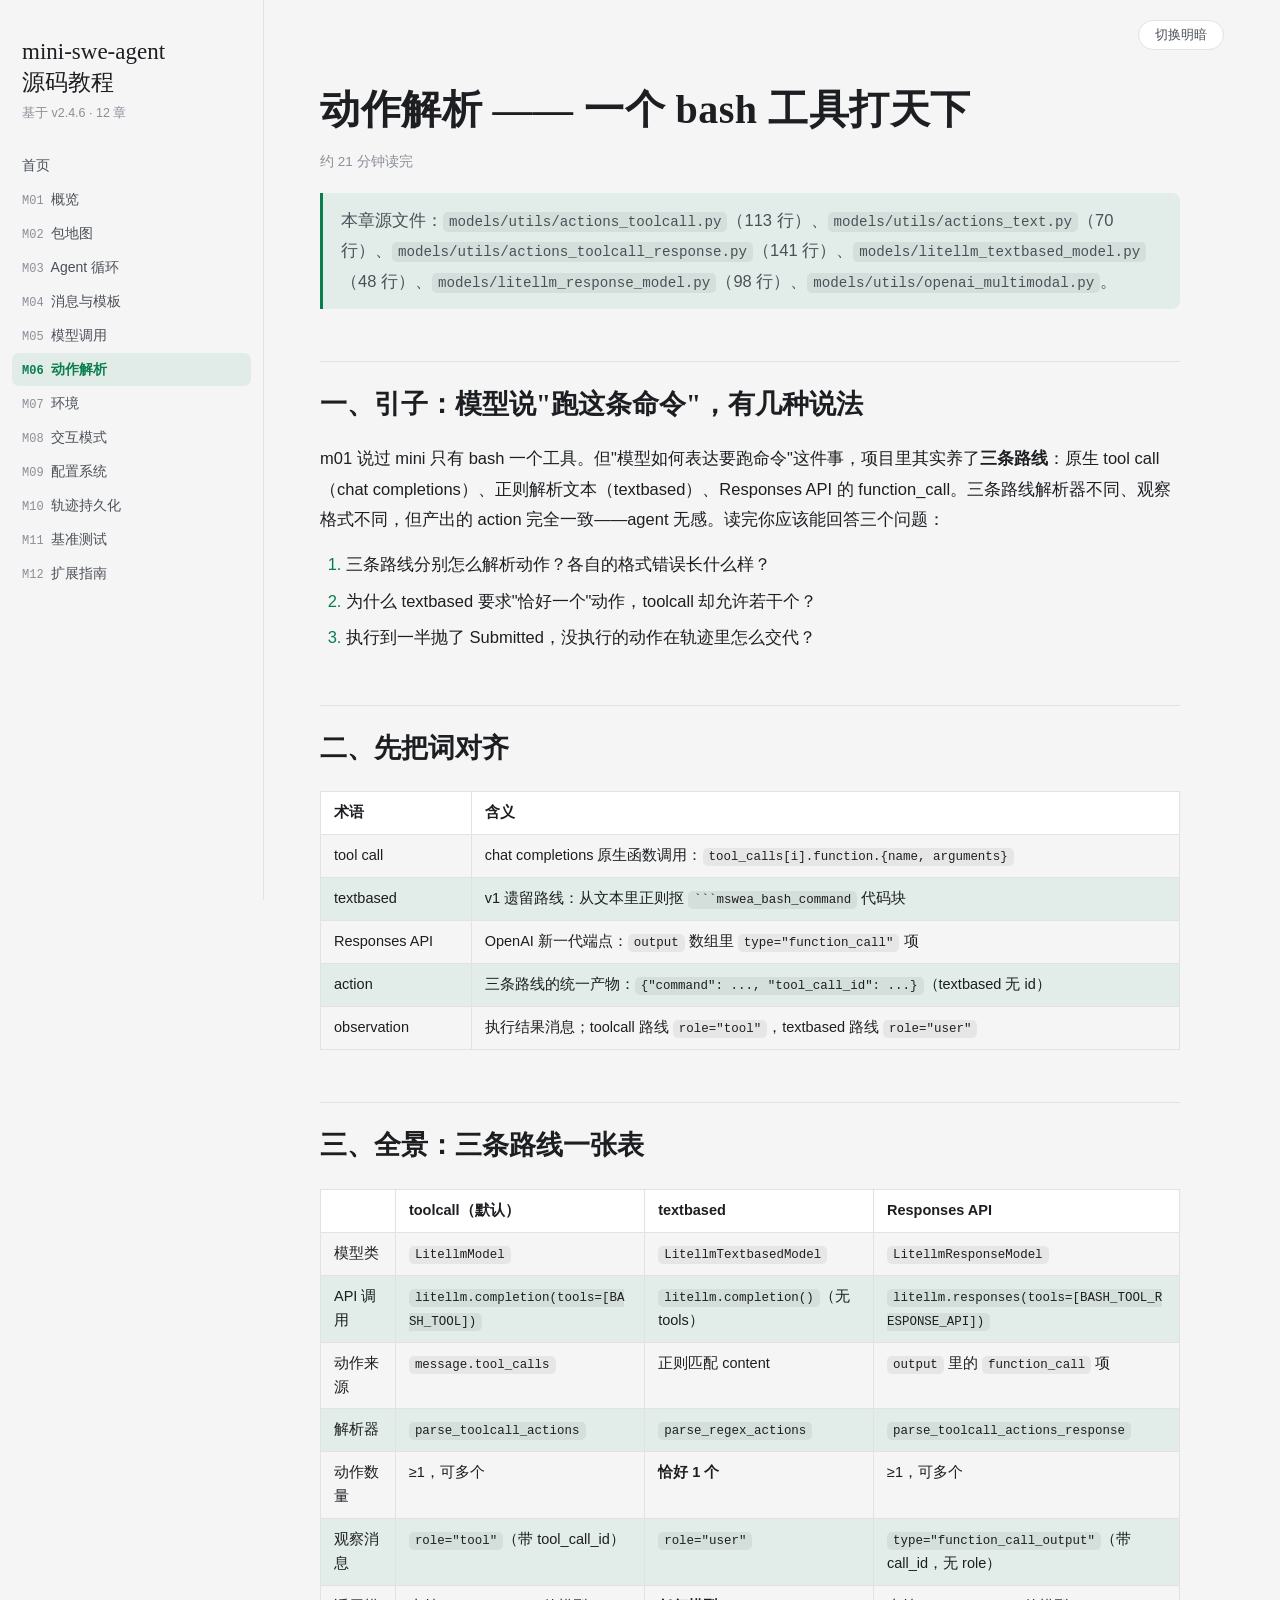
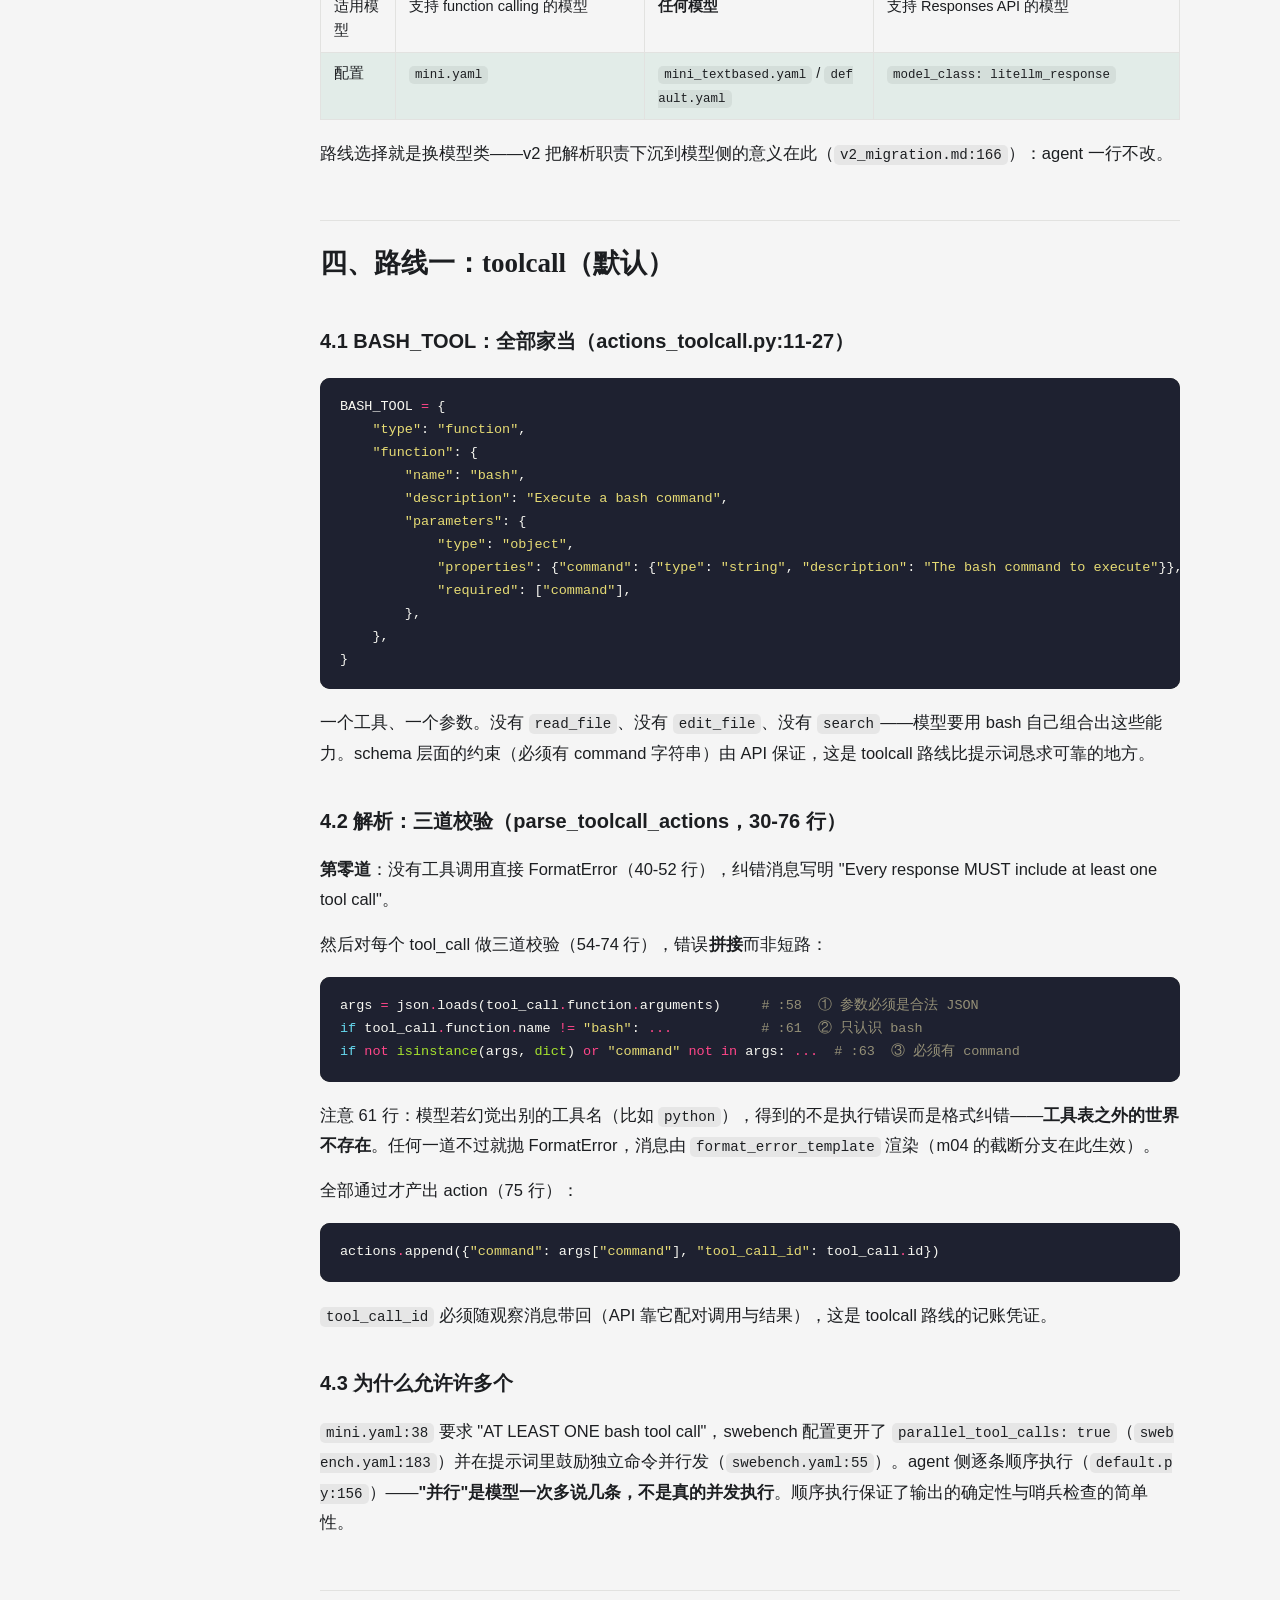
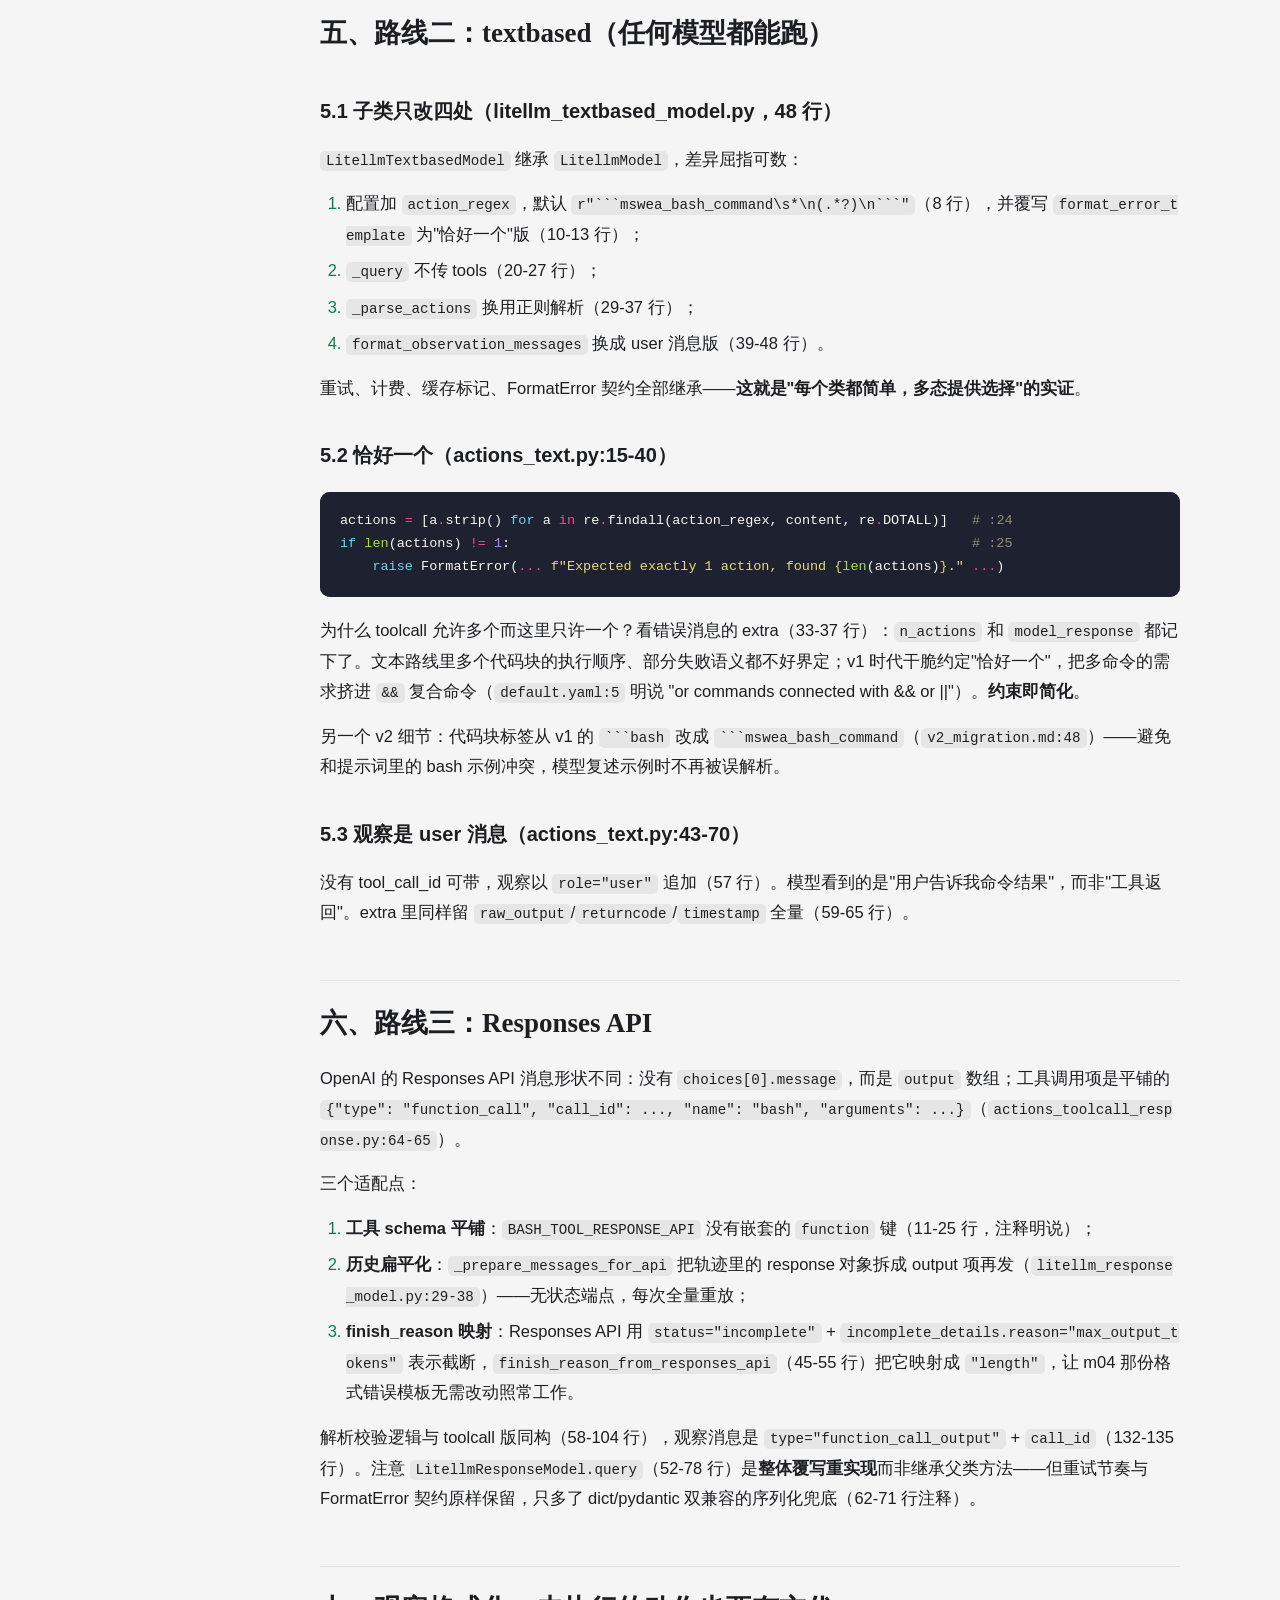
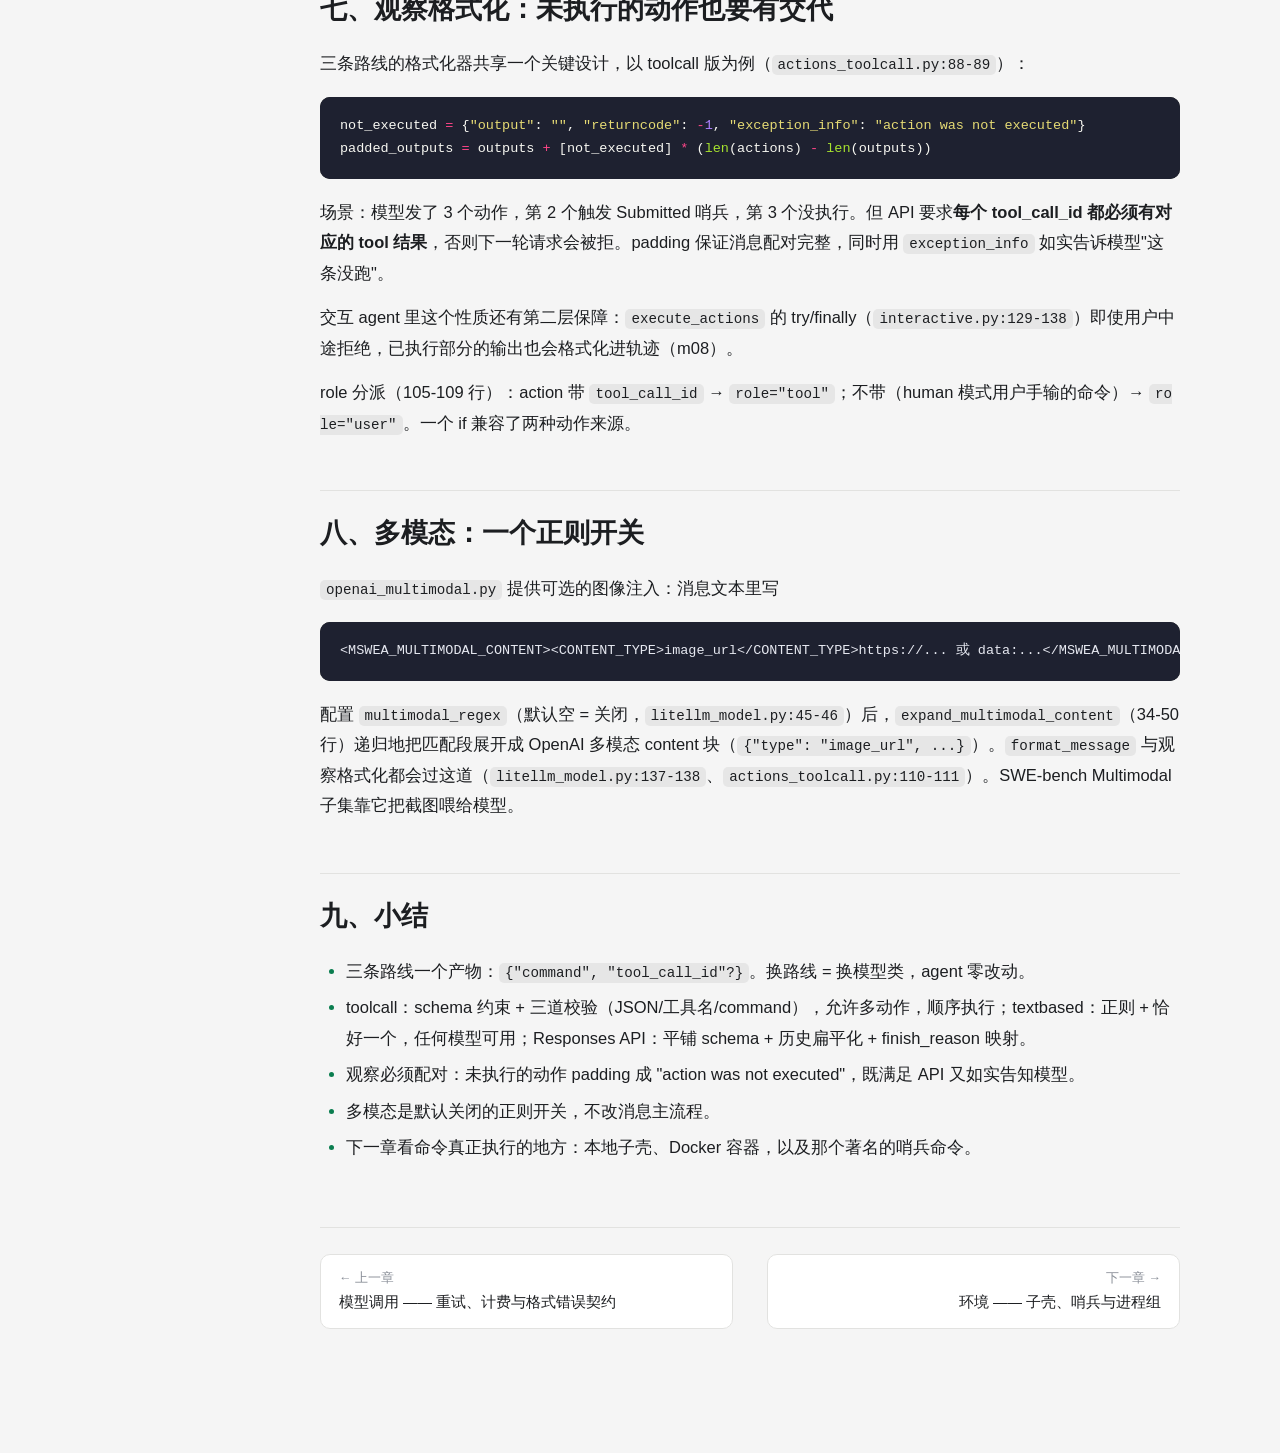
<file: modules/m06-actions.html>
<!DOCTYPE html>
<html lang="zh-CN">
<head>
<meta charset="utf-8">
<meta name="viewport" content="width=device-width, initial-scale=1">
<title>动作解析 —— 一个 bash 工具打天下 | mini-swe-agent 源码教程</title>
<script>(function(){var t=localStorage.getItem("theme");
if(!t){t=matchMedia("(prefers-color-scheme: dark)").matches?"dark":"light";}
document.documentElement.dataset.theme=t;})();</script>
<link rel="stylesheet" href="../styles.css">
<link rel="stylesheet" href="../pygments.css">
</head>
<body>
<div class="page">
<aside class="sidebar">
  <p class="book-title">mini-swe-agent<br>源码教程</p>
  <p class="book-sub">基于 v2.4.6 · 12 章</p>
  <nav><a href="../index.html">首页</a>
<a href="../modules/m01-overview.html"><span class="no">M01</span>概览</a>
<a href="../modules/m02-package-map.html"><span class="no">M02</span>包地图</a>
<a href="../modules/m03-agent-loop.html"><span class="no">M03</span>Agent 循环</a>
<a href="../modules/m04-messages-templates.html"><span class="no">M04</span>消息与模板</a>
<a href="../modules/m05-model-call.html"><span class="no">M05</span>模型调用</a>
<a href="../modules/m06-actions.html" class="active"><span class="no">M06</span>动作解析</a>
<a href="../modules/m07-environments.html"><span class="no">M07</span>环境</a>
<a href="../modules/m08-interactive.html"><span class="no">M08</span>交互模式</a>
<a href="../modules/m09-config.html"><span class="no">M09</span>配置系统</a>
<a href="../modules/m10-trajectory.html"><span class="no">M10</span>轨迹持久化</a>
<a href="../modules/m11-swebench.html"><span class="no">M11</span>基准测试</a>
<a href="../modules/m12-extending.html"><span class="no">M12</span>扩展指南</a></nav>
</aside>
<div class="main">
  <div class="topbar"><button class="theme-toggle" onclick="toggleTheme()">切换明暗</button></div>
  <div class="content">
<h1>动作解析 —— 一个 bash 工具打天下</h1>
<p class="meta">约 21 分钟读完</p><blockquote>
<p>本章源文件：<code>models/utils/actions_toolcall.py</code>（113 行）、<code>models/utils/actions_text.py</code>（70 行）、<code>models/utils/actions_toolcall_response.py</code>（141 行）、<code>models/litellm_textbased_model.py</code>（48 行）、<code>models/litellm_response_model.py</code>（98 行）、<code>models/utils/openai_multimodal.py</code>。</p>
</blockquote>
<h2>一、引子：模型说"跑这条命令"，有几种说法</h2>
<p>m01 说过 mini 只有 bash 一个工具。但"模型如何表达要跑命令"这件事，项目里其实养了<strong>三条路线</strong>：原生 tool call（chat completions）、正则解析文本（textbased）、Responses API 的 function_call。三条路线解析器不同、观察格式不同，但产出的 action 完全一致——agent 无感。读完你应该能回答三个问题：</p>
<ol>
<li>三条路线分别怎么解析动作？各自的格式错误长什么样？</li>
<li>为什么 textbased 要求"恰好一个"动作，toolcall 却允许若干个？</li>
<li>执行到一半抛了 Submitted，没执行的动作在轨迹里怎么交代？</li>
</ol>
<h2>二、先把词对齐</h2>
<div class="table-wrap"><table>
<thead>
<tr>
<th>术语</th>
<th>含义</th>
</tr>
</thead>
<tbody>
<tr>
<td>tool call</td>
<td>chat completions 原生函数调用：<code>tool_calls[i].function.{name, arguments}</code></td>
</tr>
<tr>
<td>textbased</td>
<td>v1 遗留路线：从文本里正则抠 <code>```mswea_bash_command</code> 代码块</td>
</tr>
<tr>
<td>Responses API</td>
<td>OpenAI 新一代端点：<code>output</code> 数组里 <code>type="function_call"</code> 项</td>
</tr>
<tr>
<td>action</td>
<td>三条路线的统一产物：<code>{"command": ..., "tool_call_id": ...}</code>（textbased 无 id）</td>
</tr>
<tr>
<td>observation</td>
<td>执行结果消息；toolcall 路线 <code>role="tool"</code>，textbased 路线 <code>role="user"</code></td>
</tr>
</tbody>
</table></div>
<h2>三、全景：三条路线一张表</h2>
<div class="table-wrap"><table>
<thead>
<tr>
<th></th>
<th>toolcall（默认）</th>
<th>textbased</th>
<th>Responses API</th>
</tr>
</thead>
<tbody>
<tr>
<td>模型类</td>
<td><code>LitellmModel</code></td>
<td><code>LitellmTextbasedModel</code></td>
<td><code>LitellmResponseModel</code></td>
</tr>
<tr>
<td>API 调用</td>
<td><code>litellm.completion(tools=[BASH_TOOL])</code></td>
<td><code>litellm.completion()</code>（无 tools）</td>
<td><code>litellm.responses(tools=[BASH_TOOL_RESPONSE_API])</code></td>
</tr>
<tr>
<td>动作来源</td>
<td><code>message.tool_calls</code></td>
<td>正则匹配 content</td>
<td><code>output</code> 里的 <code>function_call</code> 项</td>
</tr>
<tr>
<td>解析器</td>
<td><code>parse_toolcall_actions</code></td>
<td><code>parse_regex_actions</code></td>
<td><code>parse_toolcall_actions_response</code></td>
</tr>
<tr>
<td>动作数量</td>
<td>≥1，可多个</td>
<td><strong>恰好 1 个</strong></td>
<td>≥1，可多个</td>
</tr>
<tr>
<td>观察消息</td>
<td><code>role="tool"</code>（带 tool_call_id）</td>
<td><code>role="user"</code></td>
<td><code>type="function_call_output"</code>（带 call_id，无 role）</td>
</tr>
<tr>
<td>适用模型</td>
<td>支持 function calling 的模型</td>
<td><strong>任何模型</strong></td>
<td>支持 Responses API 的模型</td>
</tr>
<tr>
<td>配置</td>
<td><code>mini.yaml</code></td>
<td><code>mini_textbased.yaml</code> / <code>default.yaml</code></td>
<td><code>model_class: litellm_response</code></td>
</tr>
</tbody>
</table></div>
<p>路线选择就是换模型类——v2 把解析职责下沉到模型侧的意义在此（<code>v2_migration.md:166</code>）：agent 一行不改。</p>
<h2>四、路线一：toolcall（默认）</h2>
<h3>4.1 BASH_TOOL：全部家当（actions_toolcall.py:11-27）</h3>
<div class="codehilite"><pre><span></span><code><span class="n">BASH_TOOL</span> <span class="o">=</span> <span class="p">{</span>
    <span class="s2">"type"</span><span class="p">:</span> <span class="s2">"function"</span><span class="p">,</span>
    <span class="s2">"function"</span><span class="p">:</span> <span class="p">{</span>
        <span class="s2">"name"</span><span class="p">:</span> <span class="s2">"bash"</span><span class="p">,</span>
        <span class="s2">"description"</span><span class="p">:</span> <span class="s2">"Execute a bash command"</span><span class="p">,</span>
        <span class="s2">"parameters"</span><span class="p">:</span> <span class="p">{</span>
            <span class="s2">"type"</span><span class="p">:</span> <span class="s2">"object"</span><span class="p">,</span>
            <span class="s2">"properties"</span><span class="p">:</span> <span class="p">{</span><span class="s2">"command"</span><span class="p">:</span> <span class="p">{</span><span class="s2">"type"</span><span class="p">:</span> <span class="s2">"string"</span><span class="p">,</span> <span class="s2">"description"</span><span class="p">:</span> <span class="s2">"The bash command to execute"</span><span class="p">}},</span>
            <span class="s2">"required"</span><span class="p">:</span> <span class="p">[</span><span class="s2">"command"</span><span class="p">],</span>
        <span class="p">},</span>
    <span class="p">},</span>
<span class="p">}</span>
</code></pre></div>

<p>一个工具、一个参数。没有 <code>read_file</code>、没有 <code>edit_file</code>、没有 <code>search</code>——模型要用 bash 自己组合出这些能力。schema 层面的约束（必须有 command 字符串）由 API 保证，这是 toolcall 路线比提示词恳求可靠的地方。</p>
<h3>4.2 解析：三道校验（parse_toolcall_actions，30-76 行）</h3>
<p><strong>第零道</strong>：没有工具调用直接 FormatError（40-52 行），纠错消息写明 "Every response MUST include at least one tool call"。</p>
<p>然后对每个 tool_call 做三道校验（54-74 行），错误<strong>拼接</strong>而非短路：</p>
<div class="codehilite"><pre><span></span><code><span class="n">args</span> <span class="o">=</span> <span class="n">json</span><span class="o">.</span><span class="n">loads</span><span class="p">(</span><span class="n">tool_call</span><span class="o">.</span><span class="n">function</span><span class="o">.</span><span class="n">arguments</span><span class="p">)</span>     <span class="c1"># :58  ① 参数必须是合法 JSON</span>
<span class="k">if</span> <span class="n">tool_call</span><span class="o">.</span><span class="n">function</span><span class="o">.</span><span class="n">name</span> <span class="o">!=</span> <span class="s2">"bash"</span><span class="p">:</span> <span class="o">...</span>           <span class="c1"># :61  ② 只认识 bash</span>
<span class="k">if</span> <span class="ow">not</span> <span class="nb">isinstance</span><span class="p">(</span><span class="n">args</span><span class="p">,</span> <span class="nb">dict</span><span class="p">)</span> <span class="ow">or</span> <span class="s2">"command"</span> <span class="ow">not</span> <span class="ow">in</span> <span class="n">args</span><span class="p">:</span> <span class="o">...</span>  <span class="c1"># :63  ③ 必须有 command</span>
</code></pre></div>

<p>注意 61 行：模型若幻觉出别的工具名（比如 <code>python</code>），得到的不是执行错误而是格式纠错——<strong>工具表之外的世界不存在</strong>。任何一道不过就抛 FormatError，消息由 <code>format_error_template</code> 渲染（m04 的截断分支在此生效）。</p>
<p>全部通过才产出 action（75 行）：</p>
<div class="codehilite"><pre><span></span><code><span class="n">actions</span><span class="o">.</span><span class="n">append</span><span class="p">({</span><span class="s2">"command"</span><span class="p">:</span> <span class="n">args</span><span class="p">[</span><span class="s2">"command"</span><span class="p">],</span> <span class="s2">"tool_call_id"</span><span class="p">:</span> <span class="n">tool_call</span><span class="o">.</span><span class="n">id</span><span class="p">})</span>
</code></pre></div>

<p><code>tool_call_id</code> 必须随观察消息带回（API 靠它配对调用与结果），这是 toolcall 路线的记账凭证。</p>
<h3>4.3 为什么允许许多个</h3>
<p><code>mini.yaml:38</code> 要求 "AT LEAST ONE bash tool call"，swebench 配置更开了 <code>parallel_tool_calls: true</code>（<code>swebench.yaml:183</code>）并在提示词里鼓励独立命令并行发（<code>swebench.yaml:55</code>）。agent 侧逐条顺序执行（<code>default.py:156</code>）——<strong>"并行"是模型一次多说几条，不是真的并发执行</strong>。顺序执行保证了输出的确定性与哨兵检查的简单性。</p>
<h2>五、路线二：textbased（任何模型都能跑）</h2>
<h3>5.1 子类只改四处（litellm_textbased_model.py，48 行）</h3>
<p><code>LitellmTextbasedModel</code> 继承 <code>LitellmModel</code>，差异屈指可数：</p>
<ol>
<li>配置加 <code>action_regex</code>，默认 <code>r"```mswea_bash_command\s*\n(.*?)\n```"</code>（8 行），并覆写 <code>format_error_template</code> 为"恰好一个"版（10-13 行）；</li>
<li><code>_query</code> 不传 tools（20-27 行）；</li>
<li><code>_parse_actions</code> 换用正则解析（29-37 行）；</li>
<li><code>format_observation_messages</code> 换成 user 消息版（39-48 行）。</li>
</ol>
<p>重试、计费、缓存标记、FormatError 契约全部继承——<strong>这就是"每个类都简单，多态提供选择"的实证</strong>。</p>
<h3>5.2 恰好一个（actions_text.py:15-40）</h3>
<div class="codehilite"><pre><span></span><code><span class="n">actions</span> <span class="o">=</span> <span class="p">[</span><span class="n">a</span><span class="o">.</span><span class="n">strip</span><span class="p">()</span> <span class="k">for</span> <span class="n">a</span> <span class="ow">in</span> <span class="n">re</span><span class="o">.</span><span class="n">findall</span><span class="p">(</span><span class="n">action_regex</span><span class="p">,</span> <span class="n">content</span><span class="p">,</span> <span class="n">re</span><span class="o">.</span><span class="n">DOTALL</span><span class="p">)]</span>   <span class="c1"># :24</span>
<span class="k">if</span> <span class="nb">len</span><span class="p">(</span><span class="n">actions</span><span class="p">)</span> <span class="o">!=</span> <span class="mi">1</span><span class="p">:</span>                                                         <span class="c1"># :25</span>
    <span class="k">raise</span> <span class="n">FormatError</span><span class="p">(</span><span class="o">...</span> <span class="sa">f</span><span class="s2">"Expected exactly 1 action, found </span><span class="si">{</span><span class="nb">len</span><span class="p">(</span><span class="n">actions</span><span class="p">)</span><span class="si">}</span><span class="s2">."</span> <span class="o">...</span><span class="p">)</span>
</code></pre></div>

<p>为什么 toolcall 允许多个而这里只许一个？看错误消息的 extra（33-37 行）：<code>n_actions</code> 和 <code>model_response</code> 都记下了。文本路线里多个代码块的执行顺序、部分失败语义都不好界定；v1 时代干脆约定"恰好一个"，把多命令的需求挤进 <code>&amp;&amp;</code> 复合命令（<code>default.yaml:5</code> 明说 "or commands connected with &amp;&amp; or ||"）。<strong>约束即简化</strong>。</p>
<p>另一个 v2 细节：代码块标签从 v1 的 <code>```bash</code> 改成 <code>```mswea_bash_command</code>（<code>v2_migration.md:48</code>）——避免和提示词里的 bash 示例冲突，模型复述示例时不再被误解析。</p>
<h3>5.3 观察是 user 消息（actions_text.py:43-70）</h3>
<p>没有 tool_call_id 可带，观察以 <code>role="user"</code> 追加（57 行）。模型看到的是"用户告诉我命令结果"，而非"工具返回"。extra 里同样留 <code>raw_output</code>/<code>returncode</code>/<code>timestamp</code> 全量（59-65 行）。</p>
<h2>六、路线三：Responses API</h2>
<p>OpenAI 的 Responses API 消息形状不同：没有 <code>choices[0].message</code>，而是 <code>output</code> 数组；工具调用项是平铺的 <code>{"type": "function_call", "call_id": ..., "name": "bash", "arguments": ...}</code>（<code>actions_toolcall_response.py:64-65</code>）。</p>
<p>三个适配点：</p>
<ol>
<li><strong>工具 schema 平铺</strong>：<code>BASH_TOOL_RESPONSE_API</code> 没有嵌套的 <code>function</code> 键（11-25 行，注释明说）；</li>
<li><strong>历史扁平化</strong>：<code>_prepare_messages_for_api</code> 把轨迹里的 response 对象拆成 output 项再发（<code>litellm_response_model.py:29-38</code>）——无状态端点，每次全量重放；</li>
<li><strong>finish_reason 映射</strong>：Responses API 用 <code>status="incomplete"</code> + <code>incomplete_details.reason="max_output_tokens"</code> 表示截断，<code>finish_reason_from_responses_api</code>（45-55 行）把它映射成 <code>"length"</code>，让 m04 那份格式错误模板无需改动照常工作。</li>
</ol>
<p>解析校验逻辑与 toolcall 版同构（58-104 行），观察消息是 <code>type="function_call_output"</code> + <code>call_id</code>（132-135 行）。注意 <code>LitellmResponseModel.query</code>（52-78 行）是<strong>整体覆写重实现</strong>而非继承父类方法——但重试节奏与 FormatError 契约原样保留，只多了 dict/pydantic 双兼容的序列化兜底（62-71 行注释）。</p>
<h2>七、观察格式化：未执行的动作也要有交代</h2>
<p>三条路线的格式化器共享一个关键设计，以 toolcall 版为例（<code>actions_toolcall.py:88-89</code>）：</p>
<div class="codehilite"><pre><span></span><code><span class="n">not_executed</span> <span class="o">=</span> <span class="p">{</span><span class="s2">"output"</span><span class="p">:</span> <span class="s2">""</span><span class="p">,</span> <span class="s2">"returncode"</span><span class="p">:</span> <span class="o">-</span><span class="mi">1</span><span class="p">,</span> <span class="s2">"exception_info"</span><span class="p">:</span> <span class="s2">"action was not executed"</span><span class="p">}</span>
<span class="n">padded_outputs</span> <span class="o">=</span> <span class="n">outputs</span> <span class="o">+</span> <span class="p">[</span><span class="n">not_executed</span><span class="p">]</span> <span class="o">*</span> <span class="p">(</span><span class="nb">len</span><span class="p">(</span><span class="n">actions</span><span class="p">)</span> <span class="o">-</span> <span class="nb">len</span><span class="p">(</span><span class="n">outputs</span><span class="p">))</span>
</code></pre></div>

<p>场景：模型发了 3 个动作，第 2 个触发 Submitted 哨兵，第 3 个没执行。但 API 要求<strong>每个 tool_call_id 都必须有对应的 tool 结果</strong>，否则下一轮请求会被拒。padding 保证消息配对完整，同时用 <code>exception_info</code> 如实告诉模型"这条没跑"。</p>
<p>交互 agent 里这个性质还有第二层保障：<code>execute_actions</code> 的 try/finally（<code>interactive.py:129-138</code>）即使用户中途拒绝，已执行部分的输出也会格式化进轨迹（m08）。</p>
<p>role 分派（105-109 行）：action 带 <code>tool_call_id</code> → <code>role="tool"</code>；不带（human 模式用户手输的命令）→ <code>role="user"</code>。一个 if 兼容了两种动作来源。</p>
<h2>八、多模态：一个正则开关</h2>
<p><code>openai_multimodal.py</code> 提供可选的图像注入：消息文本里写</p>
<div class="codehilite"><pre><span></span><code>&lt;MSWEA_MULTIMODAL_CONTENT&gt;&lt;CONTENT_TYPE&gt;image_url&lt;/CONTENT_TYPE&gt;https://... 或 data:...&lt;/MSWEA_MULTIMODAL_CONTENT&gt;
</code></pre></div>

<p>配置 <code>multimodal_regex</code>（默认空 = 关闭，<code>litellm_model.py:45-46</code>）后，<code>expand_multimodal_content</code>（34-50 行）递归地把匹配段展开成 OpenAI 多模态 content 块（<code>{"type": "image_url", ...}</code>）。<code>format_message</code> 与观察格式化都会过这道（<code>litellm_model.py:137-138</code>、<code>actions_toolcall.py:110-111</code>）。SWE-bench Multimodal 子集靠它把截图喂给模型。</p>
<h2>九、小结</h2>
<ul>
<li>三条路线一个产物：<code>{"command", "tool_call_id"?}</code>。换路线 = 换模型类，agent 零改动。</li>
<li>toolcall：schema 约束 + 三道校验（JSON/工具名/command），允许多动作，顺序执行；textbased：正则 + 恰好一个，任何模型可用；Responses API：平铺 schema + 历史扁平化 + finish_reason 映射。</li>
<li>观察必须配对：未执行的动作 padding 成 "action was not executed"，既满足 API 又如实告知模型。</li>
<li>多模态是默认关闭的正则开关，不改消息主流程。</li>
<li>下一章看命令真正执行的地方：本地子壳、Docker 容器，以及那个著名的哨兵命令。</li>
</ul>
<div class="pager"><a href="m05-model-call.html"><span class="dir">← 上一章</span>模型调用 —— 重试、计费与格式错误契约</a><a class="next" href="m07-environments.html"><span class="dir">下一章 →</span>环境 —— 子壳、哨兵与进程组</a></div>
  </div>
</div>
</div>
<script>function toggleTheme(){var h=document.documentElement;
var t=h.dataset.theme==="dark"?"light":"dark";h.dataset.theme=t;localStorage.setItem("theme",t);}</script>
</body>
</html>
</file>
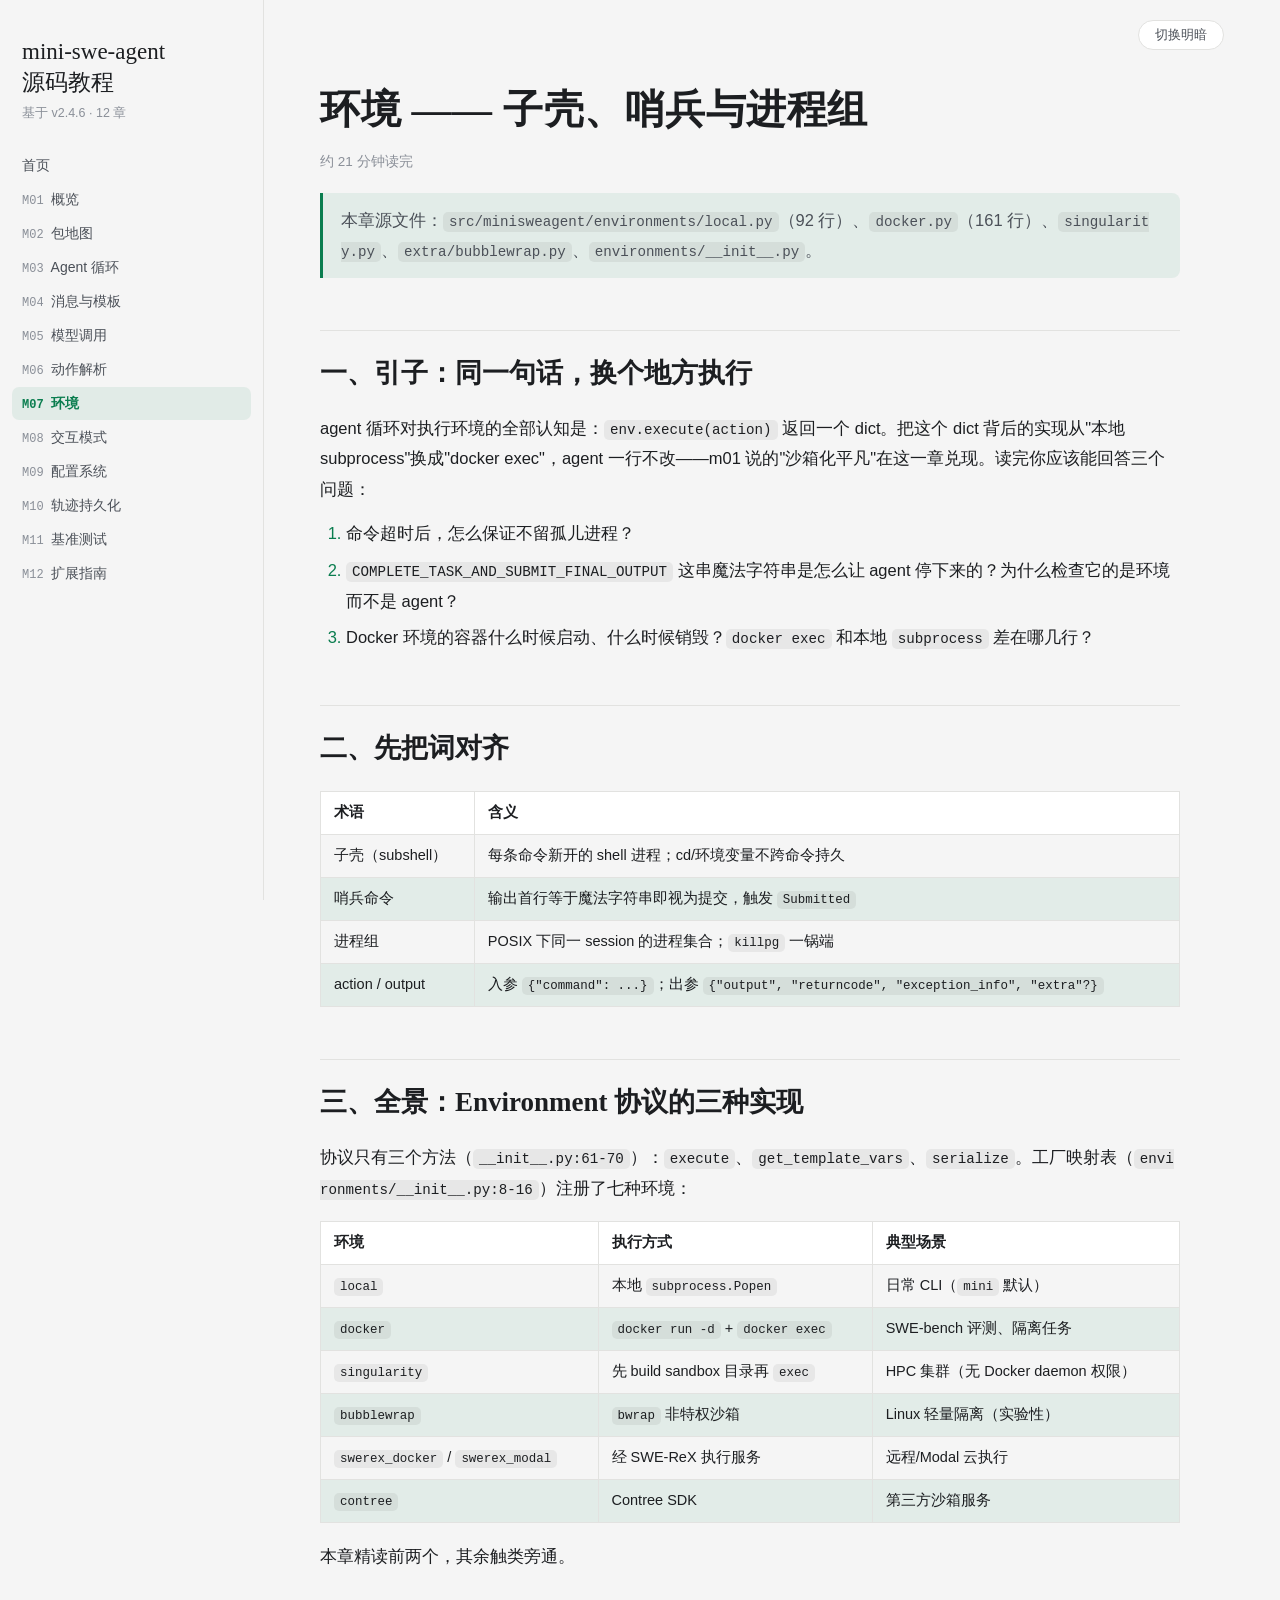
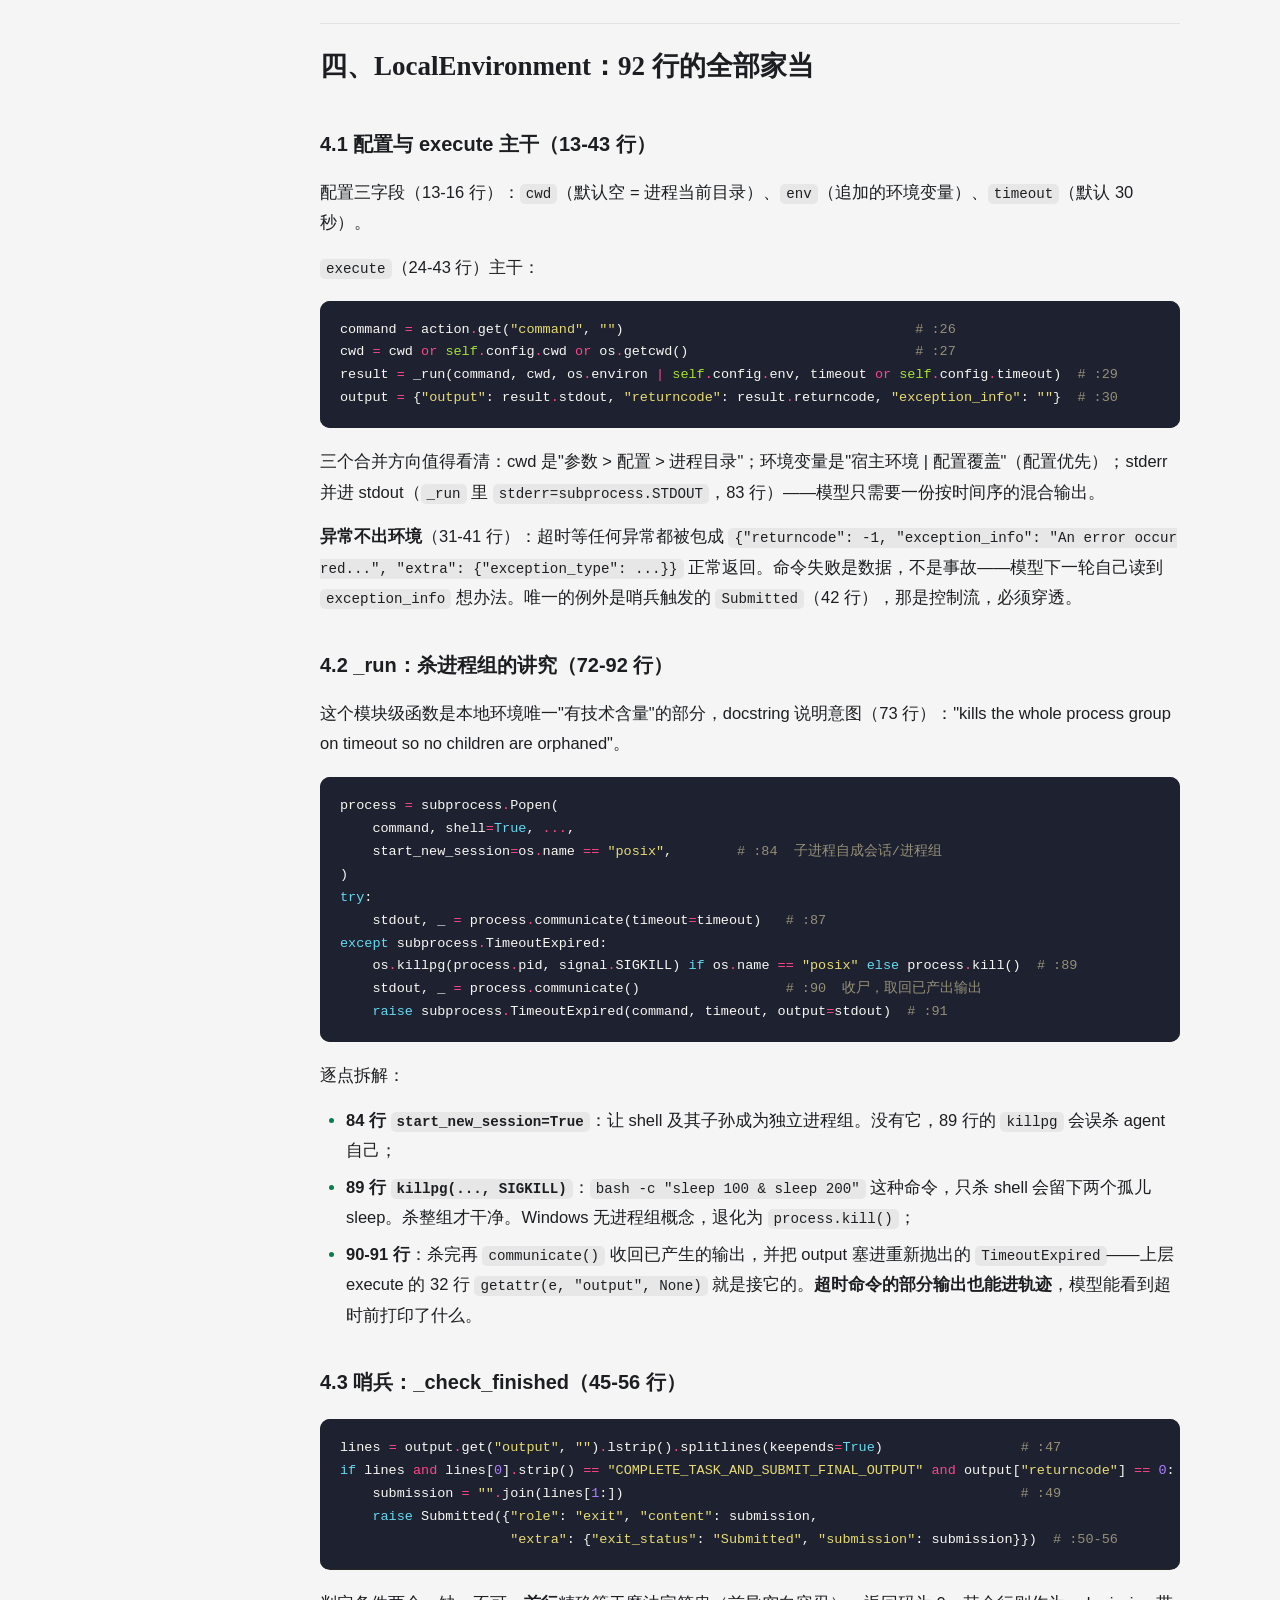
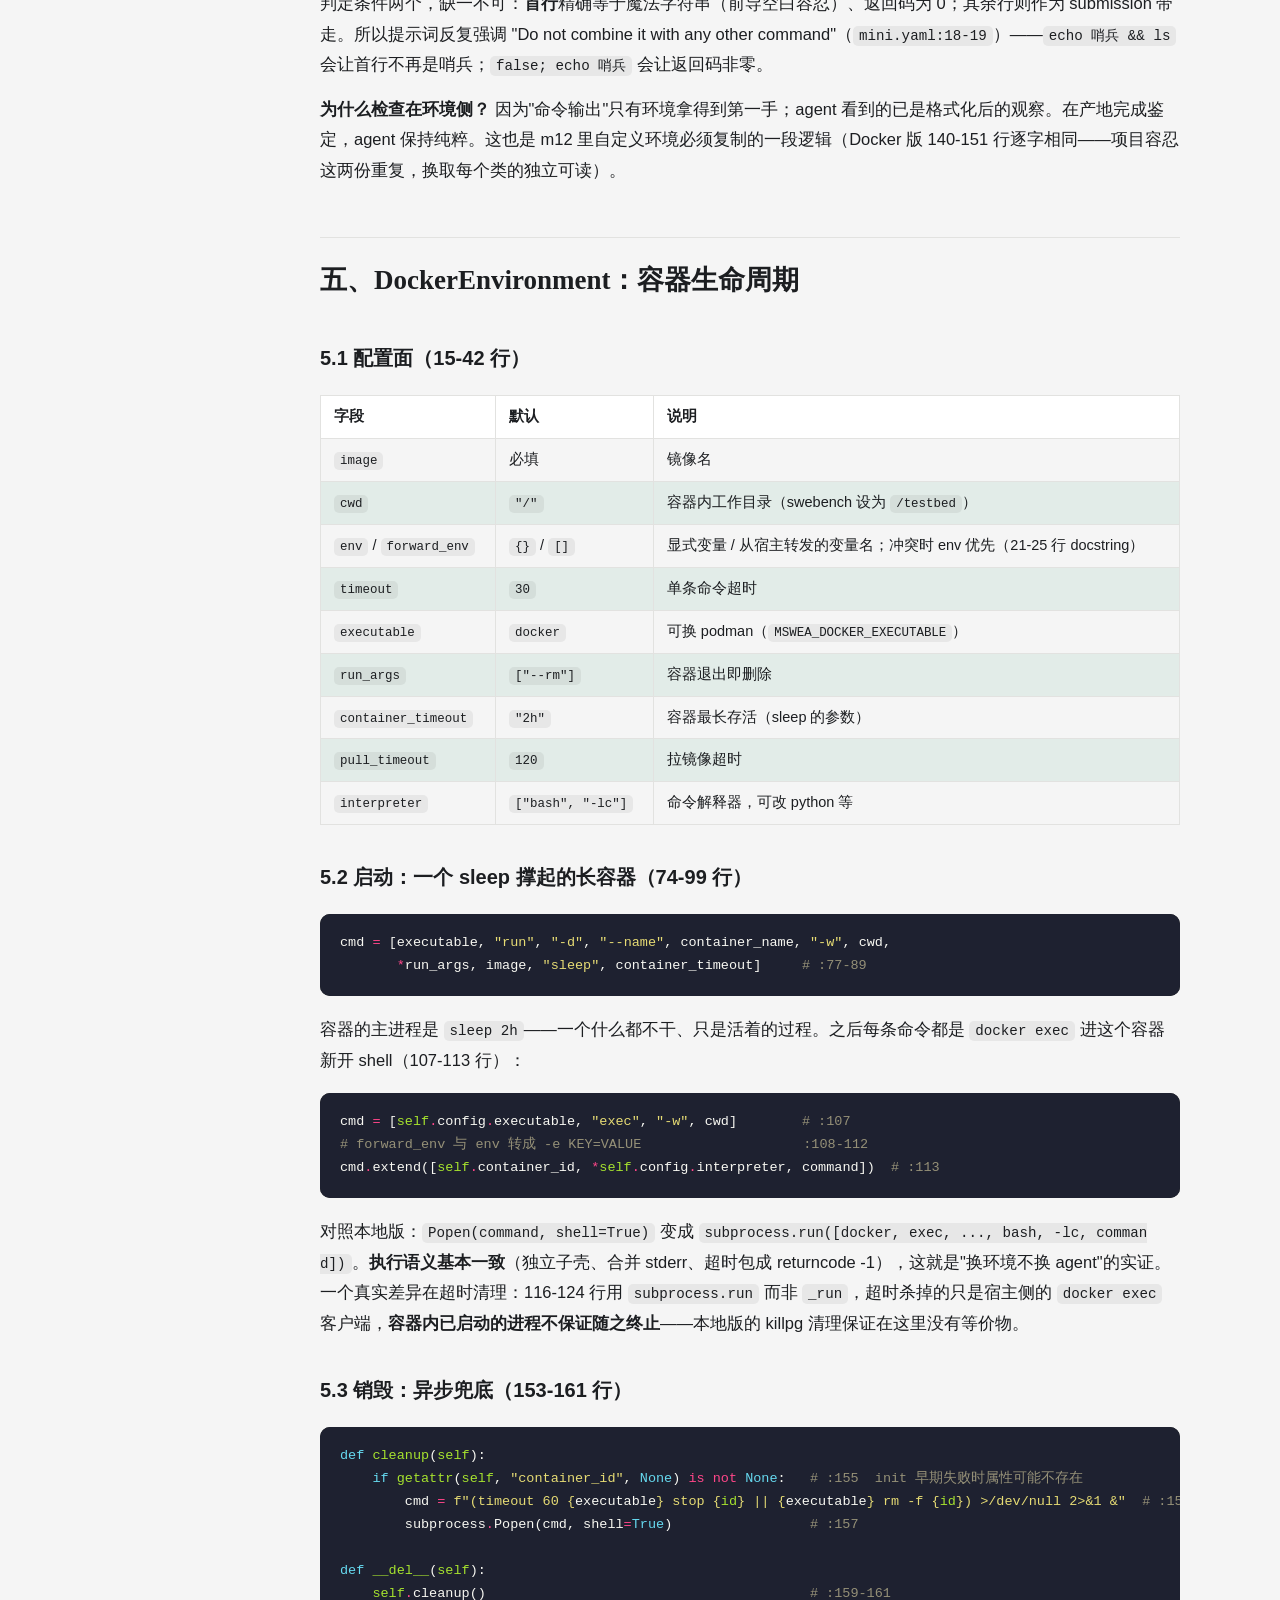
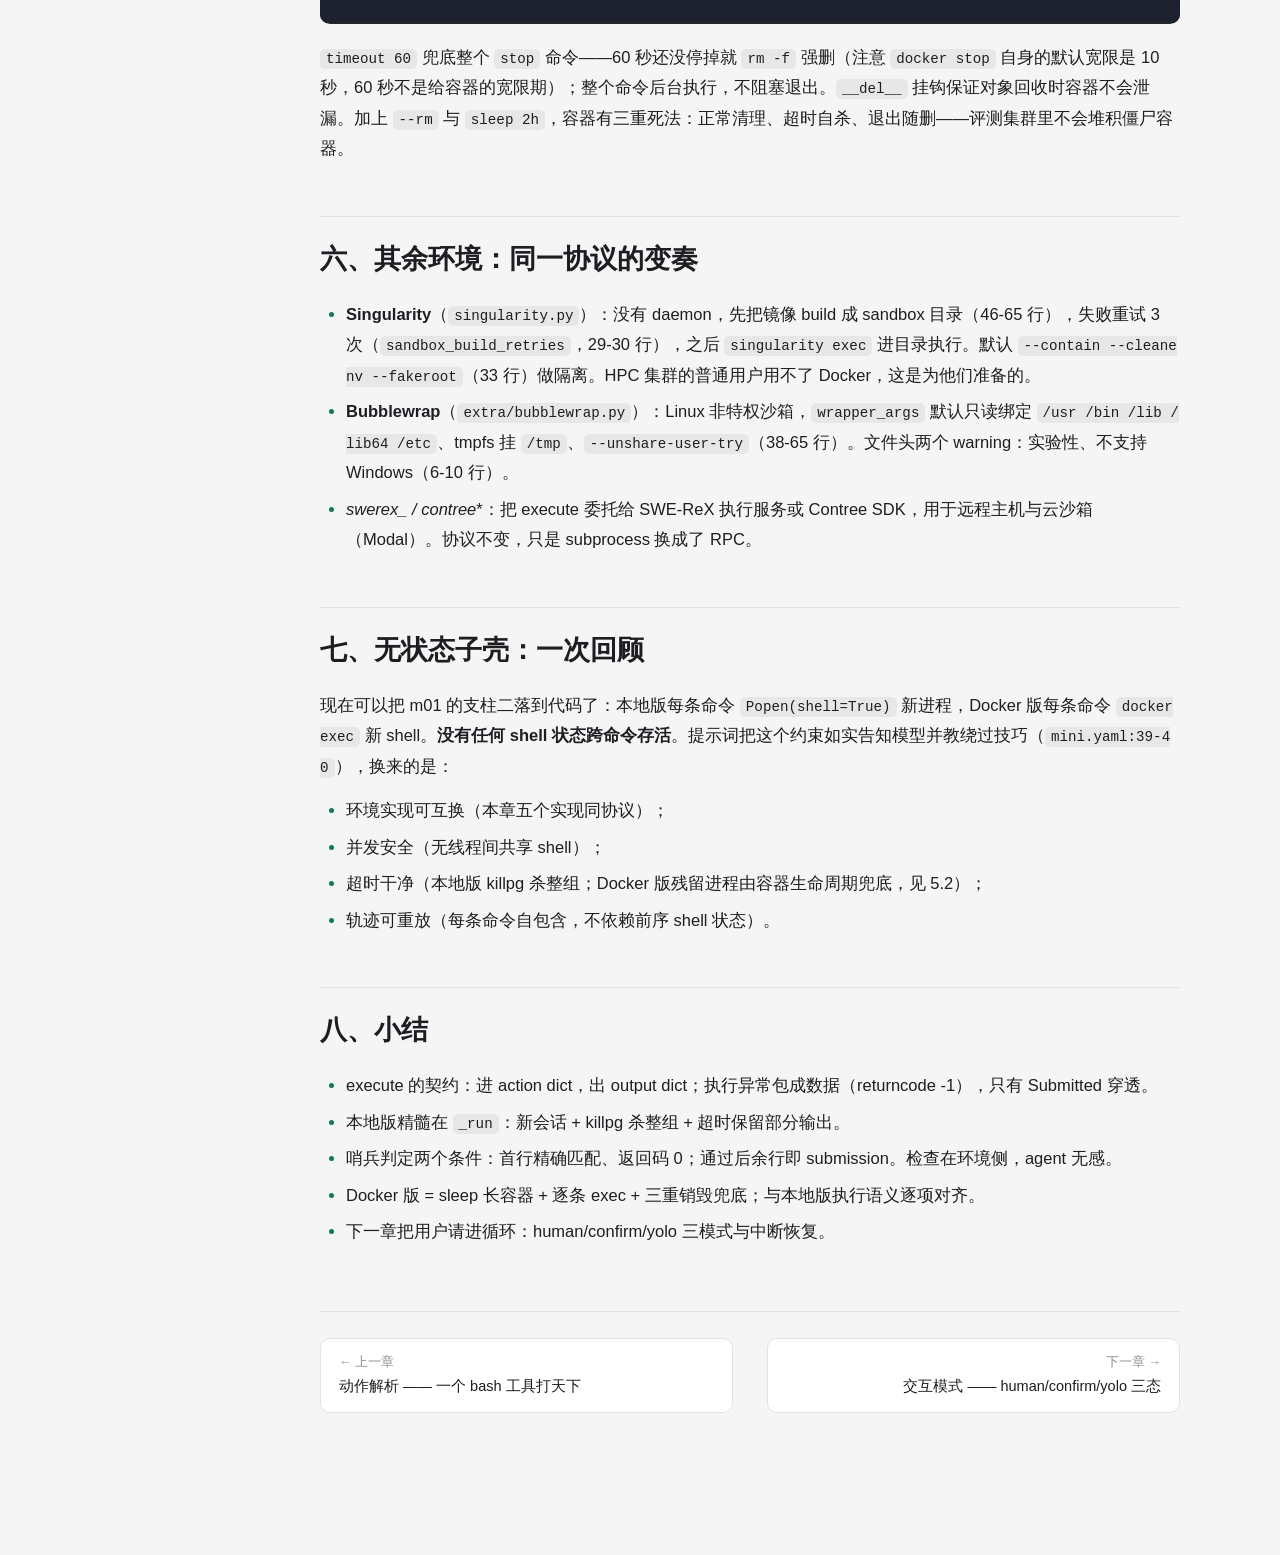
<file: modules/m07-environments.html>
<!DOCTYPE html>
<html lang="zh-CN">
<head>
<meta charset="utf-8">
<meta name="viewport" content="width=device-width, initial-scale=1">
<title>环境 —— 子壳、哨兵与进程组 | mini-swe-agent 源码教程</title>
<script>(function(){var t=localStorage.getItem("theme");
if(!t){t=matchMedia("(prefers-color-scheme: dark)").matches?"dark":"light";}
document.documentElement.dataset.theme=t;})();</script>
<link rel="stylesheet" href="../styles.css">
<link rel="stylesheet" href="../pygments.css">
</head>
<body>
<div class="page">
<aside class="sidebar">
  <p class="book-title">mini-swe-agent<br>源码教程</p>
  <p class="book-sub">基于 v2.4.6 · 12 章</p>
  <nav><a href="../index.html">首页</a>
<a href="../modules/m01-overview.html"><span class="no">M01</span>概览</a>
<a href="../modules/m02-package-map.html"><span class="no">M02</span>包地图</a>
<a href="../modules/m03-agent-loop.html"><span class="no">M03</span>Agent 循环</a>
<a href="../modules/m04-messages-templates.html"><span class="no">M04</span>消息与模板</a>
<a href="../modules/m05-model-call.html"><span class="no">M05</span>模型调用</a>
<a href="../modules/m06-actions.html"><span class="no">M06</span>动作解析</a>
<a href="../modules/m07-environments.html" class="active"><span class="no">M07</span>环境</a>
<a href="../modules/m08-interactive.html"><span class="no">M08</span>交互模式</a>
<a href="../modules/m09-config.html"><span class="no">M09</span>配置系统</a>
<a href="../modules/m10-trajectory.html"><span class="no">M10</span>轨迹持久化</a>
<a href="../modules/m11-swebench.html"><span class="no">M11</span>基准测试</a>
<a href="../modules/m12-extending.html"><span class="no">M12</span>扩展指南</a></nav>
</aside>
<div class="main">
  <div class="topbar"><button class="theme-toggle" onclick="toggleTheme()">切换明暗</button></div>
  <div class="content">
<h1>环境 —— 子壳、哨兵与进程组</h1>
<p class="meta">约 21 分钟读完</p><blockquote>
<p>本章源文件：<code>src/minisweagent/environments/local.py</code>（92 行）、<code>docker.py</code>（161 行）、<code>singularity.py</code>、<code>extra/bubblewrap.py</code>、<code>environments/__init__.py</code>。</p>
</blockquote>
<h2>一、引子：同一句话，换个地方执行</h2>
<p>agent 循环对执行环境的全部认知是：<code>env.execute(action)</code> 返回一个 dict。把这个 dict 背后的实现从"本地 subprocess"换成"docker exec"，agent 一行不改——m01 说的"沙箱化平凡"在这一章兑现。读完你应该能回答三个问题：</p>
<ol>
<li>命令超时后，怎么保证不留孤儿进程？</li>
<li><code>COMPLETE_TASK_AND_SUBMIT_FINAL_OUTPUT</code> 这串魔法字符串是怎么让 agent 停下来的？为什么检查它的是环境而不是 agent？</li>
<li>Docker 环境的容器什么时候启动、什么时候销毁？<code>docker exec</code> 和本地 <code>subprocess</code> 差在哪几行？</li>
</ol>
<h2>二、先把词对齐</h2>
<div class="table-wrap"><table>
<thead>
<tr>
<th>术语</th>
<th>含义</th>
</tr>
</thead>
<tbody>
<tr>
<td>子壳（subshell）</td>
<td>每条命令新开的 shell 进程；cd/环境变量不跨命令持久</td>
</tr>
<tr>
<td>哨兵命令</td>
<td>输出首行等于魔法字符串即视为提交，触发 <code>Submitted</code></td>
</tr>
<tr>
<td>进程组</td>
<td>POSIX 下同一 session 的进程集合；<code>killpg</code> 一锅端</td>
</tr>
<tr>
<td>action / output</td>
<td>入参 <code>{"command": ...}</code>；出参 <code>{"output", "returncode", "exception_info", "extra"?}</code></td>
</tr>
</tbody>
</table></div>
<h2>三、全景：Environment 协议的三种实现</h2>
<p>协议只有三个方法（<code>__init__.py:61-70</code>）：<code>execute</code>、<code>get_template_vars</code>、<code>serialize</code>。工厂映射表（<code>environments/__init__.py:8-16</code>）注册了七种环境：</p>
<div class="table-wrap"><table>
<thead>
<tr>
<th>环境</th>
<th>执行方式</th>
<th>典型场景</th>
</tr>
</thead>
<tbody>
<tr>
<td><code>local</code></td>
<td>本地 <code>subprocess.Popen</code></td>
<td>日常 CLI（<code>mini</code> 默认）</td>
</tr>
<tr>
<td><code>docker</code></td>
<td><code>docker run -d</code> + <code>docker exec</code></td>
<td>SWE-bench 评测、隔离任务</td>
</tr>
<tr>
<td><code>singularity</code></td>
<td>先 build sandbox 目录再 <code>exec</code></td>
<td>HPC 集群（无 Docker daemon 权限）</td>
</tr>
<tr>
<td><code>bubblewrap</code></td>
<td><code>bwrap</code> 非特权沙箱</td>
<td>Linux 轻量隔离（实验性）</td>
</tr>
<tr>
<td><code>swerex_docker</code> / <code>swerex_modal</code></td>
<td>经 SWE-ReX 执行服务</td>
<td>远程/Modal 云执行</td>
</tr>
<tr>
<td><code>contree</code></td>
<td>Contree SDK</td>
<td>第三方沙箱服务</td>
</tr>
</tbody>
</table></div>
<p>本章精读前两个，其余触类旁通。</p>
<h2>四、LocalEnvironment：92 行的全部家当</h2>
<h3>4.1 配置与 execute 主干（13-43 行）</h3>
<p>配置三字段（13-16 行）：<code>cwd</code>（默认空 = 进程当前目录）、<code>env</code>（追加的环境变量）、<code>timeout</code>（默认 30 秒）。</p>
<p><code>execute</code>（24-43 行）主干：</p>
<div class="codehilite"><pre><span></span><code><span class="n">command</span> <span class="o">=</span> <span class="n">action</span><span class="o">.</span><span class="n">get</span><span class="p">(</span><span class="s2">"command"</span><span class="p">,</span> <span class="s2">""</span><span class="p">)</span>                                    <span class="c1"># :26</span>
<span class="n">cwd</span> <span class="o">=</span> <span class="n">cwd</span> <span class="ow">or</span> <span class="bp">self</span><span class="o">.</span><span class="n">config</span><span class="o">.</span><span class="n">cwd</span> <span class="ow">or</span> <span class="n">os</span><span class="o">.</span><span class="n">getcwd</span><span class="p">()</span>                            <span class="c1"># :27</span>
<span class="n">result</span> <span class="o">=</span> <span class="n">_run</span><span class="p">(</span><span class="n">command</span><span class="p">,</span> <span class="n">cwd</span><span class="p">,</span> <span class="n">os</span><span class="o">.</span><span class="n">environ</span> <span class="o">|</span> <span class="bp">self</span><span class="o">.</span><span class="n">config</span><span class="o">.</span><span class="n">env</span><span class="p">,</span> <span class="n">timeout</span> <span class="ow">or</span> <span class="bp">self</span><span class="o">.</span><span class="n">config</span><span class="o">.</span><span class="n">timeout</span><span class="p">)</span>  <span class="c1"># :29</span>
<span class="n">output</span> <span class="o">=</span> <span class="p">{</span><span class="s2">"output"</span><span class="p">:</span> <span class="n">result</span><span class="o">.</span><span class="n">stdout</span><span class="p">,</span> <span class="s2">"returncode"</span><span class="p">:</span> <span class="n">result</span><span class="o">.</span><span class="n">returncode</span><span class="p">,</span> <span class="s2">"exception_info"</span><span class="p">:</span> <span class="s2">""</span><span class="p">}</span>  <span class="c1"># :30</span>
</code></pre></div>

<p>三个合并方向值得看清：cwd 是"参数 &gt; 配置 &gt; 进程目录"；环境变量是"宿主环境 | 配置覆盖"（配置优先）；stderr 并进 stdout（<code>_run</code> 里 <code>stderr=subprocess.STDOUT</code>，83 行）——模型只需要一份按时间序的混合输出。</p>
<p><strong>异常不出环境</strong>（31-41 行）：超时等任何异常都被包成 <code>{"returncode": -1, "exception_info": "An error occurred...", "extra": {"exception_type": ...}}</code> 正常返回。命令失败是数据，不是事故——模型下一轮自己读到 <code>exception_info</code> 想办法。唯一的例外是哨兵触发的 <code>Submitted</code>（42 行），那是控制流，必须穿透。</p>
<h3>4.2 _run：杀进程组的讲究（72-92 行）</h3>
<p>这个模块级函数是本地环境唯一"有技术含量"的部分，docstring 说明意图（73 行）："kills the whole process group on timeout so no children are orphaned"。</p>
<div class="codehilite"><pre><span></span><code><span class="n">process</span> <span class="o">=</span> <span class="n">subprocess</span><span class="o">.</span><span class="n">Popen</span><span class="p">(</span>
    <span class="n">command</span><span class="p">,</span> <span class="n">shell</span><span class="o">=</span><span class="kc">True</span><span class="p">,</span> <span class="o">...</span><span class="p">,</span>
    <span class="n">start_new_session</span><span class="o">=</span><span class="n">os</span><span class="o">.</span><span class="n">name</span> <span class="o">==</span> <span class="s2">"posix"</span><span class="p">,</span>        <span class="c1"># :84  子进程自成会话/进程组</span>
<span class="p">)</span>
<span class="k">try</span><span class="p">:</span>
    <span class="n">stdout</span><span class="p">,</span> <span class="n">_</span> <span class="o">=</span> <span class="n">process</span><span class="o">.</span><span class="n">communicate</span><span class="p">(</span><span class="n">timeout</span><span class="o">=</span><span class="n">timeout</span><span class="p">)</span>   <span class="c1"># :87</span>
<span class="k">except</span> <span class="n">subprocess</span><span class="o">.</span><span class="n">TimeoutExpired</span><span class="p">:</span>
    <span class="n">os</span><span class="o">.</span><span class="n">killpg</span><span class="p">(</span><span class="n">process</span><span class="o">.</span><span class="n">pid</span><span class="p">,</span> <span class="n">signal</span><span class="o">.</span><span class="n">SIGKILL</span><span class="p">)</span> <span class="k">if</span> <span class="n">os</span><span class="o">.</span><span class="n">name</span> <span class="o">==</span> <span class="s2">"posix"</span> <span class="k">else</span> <span class="n">process</span><span class="o">.</span><span class="n">kill</span><span class="p">()</span>  <span class="c1"># :89</span>
    <span class="n">stdout</span><span class="p">,</span> <span class="n">_</span> <span class="o">=</span> <span class="n">process</span><span class="o">.</span><span class="n">communicate</span><span class="p">()</span>                  <span class="c1"># :90  收尸，取回已产出输出</span>
    <span class="k">raise</span> <span class="n">subprocess</span><span class="o">.</span><span class="n">TimeoutExpired</span><span class="p">(</span><span class="n">command</span><span class="p">,</span> <span class="n">timeout</span><span class="p">,</span> <span class="n">output</span><span class="o">=</span><span class="n">stdout</span><span class="p">)</span>  <span class="c1"># :91</span>
</code></pre></div>

<p>逐点拆解：</p>
<ul>
<li><strong>84 行 <code>start_new_session=True</code></strong>：让 shell 及其子孙成为独立进程组。没有它，89 行的 <code>killpg</code> 会误杀 agent 自己；</li>
<li><strong>89 行 <code>killpg(..., SIGKILL)</code></strong>：<code>bash -c "sleep 100 &amp; sleep 200"</code> 这种命令，只杀 shell 会留下两个孤儿 sleep。杀整组才干净。Windows 无进程组概念，退化为 <code>process.kill()</code>；</li>
<li><strong>90-91 行</strong>：杀完再 <code>communicate()</code> 收回已产生的输出，并把 output 塞进重新抛出的 <code>TimeoutExpired</code>——上层 execute 的 32 行 <code>getattr(e, "output", None)</code> 就是接它的。<strong>超时命令的部分输出也能进轨迹</strong>，模型能看到超时前打印了什么。</li>
</ul>
<h3>4.3 哨兵：_check_finished（45-56 行）</h3>
<div class="codehilite"><pre><span></span><code><span class="n">lines</span> <span class="o">=</span> <span class="n">output</span><span class="o">.</span><span class="n">get</span><span class="p">(</span><span class="s2">"output"</span><span class="p">,</span> <span class="s2">""</span><span class="p">)</span><span class="o">.</span><span class="n">lstrip</span><span class="p">()</span><span class="o">.</span><span class="n">splitlines</span><span class="p">(</span><span class="n">keepends</span><span class="o">=</span><span class="kc">True</span><span class="p">)</span>                 <span class="c1"># :47</span>
<span class="k">if</span> <span class="n">lines</span> <span class="ow">and</span> <span class="n">lines</span><span class="p">[</span><span class="mi">0</span><span class="p">]</span><span class="o">.</span><span class="n">strip</span><span class="p">()</span> <span class="o">==</span> <span class="s2">"COMPLETE_TASK_AND_SUBMIT_FINAL_OUTPUT"</span> <span class="ow">and</span> <span class="n">output</span><span class="p">[</span><span class="s2">"returncode"</span><span class="p">]</span> <span class="o">==</span> <span class="mi">0</span><span class="p">:</span>  <span class="c1"># :48</span>
    <span class="n">submission</span> <span class="o">=</span> <span class="s2">""</span><span class="o">.</span><span class="n">join</span><span class="p">(</span><span class="n">lines</span><span class="p">[</span><span class="mi">1</span><span class="p">:])</span>                                                 <span class="c1"># :49</span>
    <span class="k">raise</span> <span class="n">Submitted</span><span class="p">({</span><span class="s2">"role"</span><span class="p">:</span> <span class="s2">"exit"</span><span class="p">,</span> <span class="s2">"content"</span><span class="p">:</span> <span class="n">submission</span><span class="p">,</span>
                     <span class="s2">"extra"</span><span class="p">:</span> <span class="p">{</span><span class="s2">"exit_status"</span><span class="p">:</span> <span class="s2">"Submitted"</span><span class="p">,</span> <span class="s2">"submission"</span><span class="p">:</span> <span class="n">submission</span><span class="p">}})</span>  <span class="c1"># :50-56</span>
</code></pre></div>

<p>判定条件两个，缺一不可：<strong>首行</strong>精确等于魔法字符串（前导空白容忍）、返回码为 0；其余行则作为 submission 带走。所以提示词反复强调 "Do not combine it with any other command"（<code>mini.yaml:18-19</code>）——<code>echo 哨兵 &amp;&amp; ls</code> 会让首行不再是哨兵；<code>false; echo 哨兵</code> 会让返回码非零。</p>
<p><strong>为什么检查在环境侧？</strong> 因为"命令输出"只有环境拿得到第一手；agent 看到的已是格式化后的观察。在产地完成鉴定，agent 保持纯粹。这也是 m12 里自定义环境必须复制的一段逻辑（Docker 版 140-151 行逐字相同——项目容忍这两份重复，换取每个类的独立可读）。</p>
<h2>五、DockerEnvironment：容器生命周期</h2>
<h3>5.1 配置面（15-42 行）</h3>
<div class="table-wrap"><table>
<thead>
<tr>
<th>字段</th>
<th>默认</th>
<th>说明</th>
</tr>
</thead>
<tbody>
<tr>
<td><code>image</code></td>
<td>必填</td>
<td>镜像名</td>
</tr>
<tr>
<td><code>cwd</code></td>
<td><code>"/"</code></td>
<td>容器内工作目录（swebench 设为 <code>/testbed</code>）</td>
</tr>
<tr>
<td><code>env</code> / <code>forward_env</code></td>
<td><code>{}</code> / <code>[]</code></td>
<td>显式变量 / 从宿主转发的变量名；冲突时 env 优先（21-25 行 docstring）</td>
</tr>
<tr>
<td><code>timeout</code></td>
<td><code>30</code></td>
<td>单条命令超时</td>
</tr>
<tr>
<td><code>executable</code></td>
<td><code>docker</code></td>
<td>可换 podman（<code>MSWEA_DOCKER_EXECUTABLE</code>）</td>
</tr>
<tr>
<td><code>run_args</code></td>
<td><code>["--rm"]</code></td>
<td>容器退出即删除</td>
</tr>
<tr>
<td><code>container_timeout</code></td>
<td><code>"2h"</code></td>
<td>容器最长存活（sleep 的参数）</td>
</tr>
<tr>
<td><code>pull_timeout</code></td>
<td><code>120</code></td>
<td>拉镜像超时</td>
</tr>
<tr>
<td><code>interpreter</code></td>
<td><code>["bash", "-lc"]</code></td>
<td>命令解释器，可改 python 等</td>
</tr>
</tbody>
</table></div>
<h3>5.2 启动：一个 sleep 撑起的长容器（74-99 行）</h3>
<div class="codehilite"><pre><span></span><code><span class="n">cmd</span> <span class="o">=</span> <span class="p">[</span><span class="n">executable</span><span class="p">,</span> <span class="s2">"run"</span><span class="p">,</span> <span class="s2">"-d"</span><span class="p">,</span> <span class="s2">"--name"</span><span class="p">,</span> <span class="n">container_name</span><span class="p">,</span> <span class="s2">"-w"</span><span class="p">,</span> <span class="n">cwd</span><span class="p">,</span>
       <span class="o">*</span><span class="n">run_args</span><span class="p">,</span> <span class="n">image</span><span class="p">,</span> <span class="s2">"sleep"</span><span class="p">,</span> <span class="n">container_timeout</span><span class="p">]</span>     <span class="c1"># :77-89</span>
</code></pre></div>

<p>容器的主进程是 <code>sleep 2h</code>——一个什么都不干、只是活着的过程。之后每条命令都是 <code>docker exec</code> 进这个容器新开 shell（107-113 行）：</p>
<div class="codehilite"><pre><span></span><code><span class="n">cmd</span> <span class="o">=</span> <span class="p">[</span><span class="bp">self</span><span class="o">.</span><span class="n">config</span><span class="o">.</span><span class="n">executable</span><span class="p">,</span> <span class="s2">"exec"</span><span class="p">,</span> <span class="s2">"-w"</span><span class="p">,</span> <span class="n">cwd</span><span class="p">]</span>        <span class="c1"># :107</span>
<span class="c1"># forward_env 与 env 转成 -e KEY=VALUE                    :108-112</span>
<span class="n">cmd</span><span class="o">.</span><span class="n">extend</span><span class="p">([</span><span class="bp">self</span><span class="o">.</span><span class="n">container_id</span><span class="p">,</span> <span class="o">*</span><span class="bp">self</span><span class="o">.</span><span class="n">config</span><span class="o">.</span><span class="n">interpreter</span><span class="p">,</span> <span class="n">command</span><span class="p">])</span>  <span class="c1"># :113</span>
</code></pre></div>

<p>对照本地版：<code>Popen(command, shell=True)</code> 变成 <code>subprocess.run([docker, exec, ..., bash, -lc, command])</code>。<strong>执行语义基本一致</strong>（独立子壳、合并 stderr、超时包成 returncode -1），这就是"换环境不换 agent"的实证。一个真实差异在超时清理：116-124 行用 <code>subprocess.run</code> 而非 <code>_run</code>，超时杀掉的只是宿主侧的 <code>docker exec</code> 客户端，<strong>容器内已启动的进程不保证随之终止</strong>——本地版的 killpg 清理保证在这里没有等价物。</p>
<h3>5.3 销毁：异步兜底（153-161 行）</h3>
<div class="codehilite"><pre><span></span><code><span class="k">def</span><span class="w"> </span><span class="nf">cleanup</span><span class="p">(</span><span class="bp">self</span><span class="p">):</span>
    <span class="k">if</span> <span class="nb">getattr</span><span class="p">(</span><span class="bp">self</span><span class="p">,</span> <span class="s2">"container_id"</span><span class="p">,</span> <span class="kc">None</span><span class="p">)</span> <span class="ow">is</span> <span class="ow">not</span> <span class="kc">None</span><span class="p">:</span>   <span class="c1"># :155  init 早期失败时属性可能不存在</span>
        <span class="n">cmd</span> <span class="o">=</span> <span class="sa">f</span><span class="s2">"(timeout 60 </span><span class="si">{</span><span class="n">executable</span><span class="si">}</span><span class="s2"> stop </span><span class="si">{</span><span class="nb">id</span><span class="si">}</span><span class="s2"> || </span><span class="si">{</span><span class="n">executable</span><span class="si">}</span><span class="s2"> rm -f </span><span class="si">{</span><span class="nb">id</span><span class="si">}</span><span class="s2">) &gt;/dev/null 2&gt;&amp;1 &amp;"</span>  <span class="c1"># :156</span>
        <span class="n">subprocess</span><span class="o">.</span><span class="n">Popen</span><span class="p">(</span><span class="n">cmd</span><span class="p">,</span> <span class="n">shell</span><span class="o">=</span><span class="kc">True</span><span class="p">)</span>                 <span class="c1"># :157</span>

<span class="k">def</span><span class="w"> </span><span class="fm">__del__</span><span class="p">(</span><span class="bp">self</span><span class="p">):</span>
    <span class="bp">self</span><span class="o">.</span><span class="n">cleanup</span><span class="p">()</span>                                        <span class="c1"># :159-161</span>
</code></pre></div>

<p><code>timeout 60</code> 兜底整个 <code>stop</code> 命令——60 秒还没停掉就 <code>rm -f</code> 强删（注意 <code>docker stop</code> 自身的默认宽限是 10 秒，60 秒不是给容器的宽限期）；整个命令后台执行，不阻塞退出。<code>__del__</code> 挂钩保证对象回收时容器不会泄漏。加上 <code>--rm</code> 与 <code>sleep 2h</code>，容器有三重死法：正常清理、超时自杀、退出随删——评测集群里不会堆积僵尸容器。</p>
<h2>六、其余环境：同一协议的变奏</h2>
<ul>
<li><strong>Singularity</strong>（<code>singularity.py</code>）：没有 daemon，先把镜像 build 成 sandbox 目录（46-65 行），失败重试 3 次（<code>sandbox_build_retries</code>，29-30 行），之后 <code>singularity exec</code> 进目录执行。默认 <code>--contain --cleanenv --fakeroot</code>（33 行）做隔离。HPC 集群的普通用户用不了 Docker，这是为他们准备的。</li>
<li><strong>Bubblewrap</strong>（<code>extra/bubblewrap.py</code>）：Linux 非特权沙箱，<code>wrapper_args</code> 默认只读绑定 <code>/usr /bin /lib /lib64 /etc</code>、tmpfs 挂 <code>/tmp</code>、<code>--unshare-user-try</code>（38-65 行）。文件头两个 warning：实验性、不支持 Windows（6-10 行）。</li>
<li><em><em>swerex_</em> / contree</em>*：把 execute 委托给 SWE-ReX 执行服务或 Contree SDK，用于远程主机与云沙箱（Modal）。协议不变，只是 subprocess 换成了 RPC。</li>
</ul>
<h2>七、无状态子壳：一次回顾</h2>
<p>现在可以把 m01 的支柱二落到代码了：本地版每条命令 <code>Popen(shell=True)</code> 新进程，Docker 版每条命令 <code>docker exec</code> 新 shell。<strong>没有任何 shell 状态跨命令存活</strong>。提示词把这个约束如实告知模型并教绕过技巧（<code>mini.yaml:39-40</code>），换来的是：</p>
<ul>
<li>环境实现可互换（本章五个实现同协议）；</li>
<li>并发安全（无线程间共享 shell）；</li>
<li>超时干净（本地版 killpg 杀整组；Docker 版残留进程由容器生命周期兜底，见 5.2）；</li>
<li>轨迹可重放（每条命令自包含，不依赖前序 shell 状态）。</li>
</ul>
<h2>八、小结</h2>
<ul>
<li>execute 的契约：进 action dict，出 output dict；执行异常包成数据（returncode -1），只有 Submitted 穿透。</li>
<li>本地版精髓在 <code>_run</code>：新会话 + killpg 杀整组 + 超时保留部分输出。</li>
<li>哨兵判定两个条件：首行精确匹配、返回码 0；通过后余行即 submission。检查在环境侧，agent 无感。</li>
<li>Docker 版 = sleep 长容器 + 逐条 exec + 三重销毁兜底；与本地版执行语义逐项对齐。</li>
<li>下一章把用户请进循环：human/confirm/yolo 三模式与中断恢复。</li>
</ul>
<div class="pager"><a href="m06-actions.html"><span class="dir">← 上一章</span>动作解析 —— 一个 bash 工具打天下</a><a class="next" href="m08-interactive.html"><span class="dir">下一章 →</span>交互模式 —— human/confirm/yolo 三态</a></div>
  </div>
</div>
</div>
<script>function toggleTheme(){var h=document.documentElement;
var t=h.dataset.theme==="dark"?"light":"dark";h.dataset.theme=t;localStorage.setItem("theme",t);}</script>
</body>
</html>
</file>
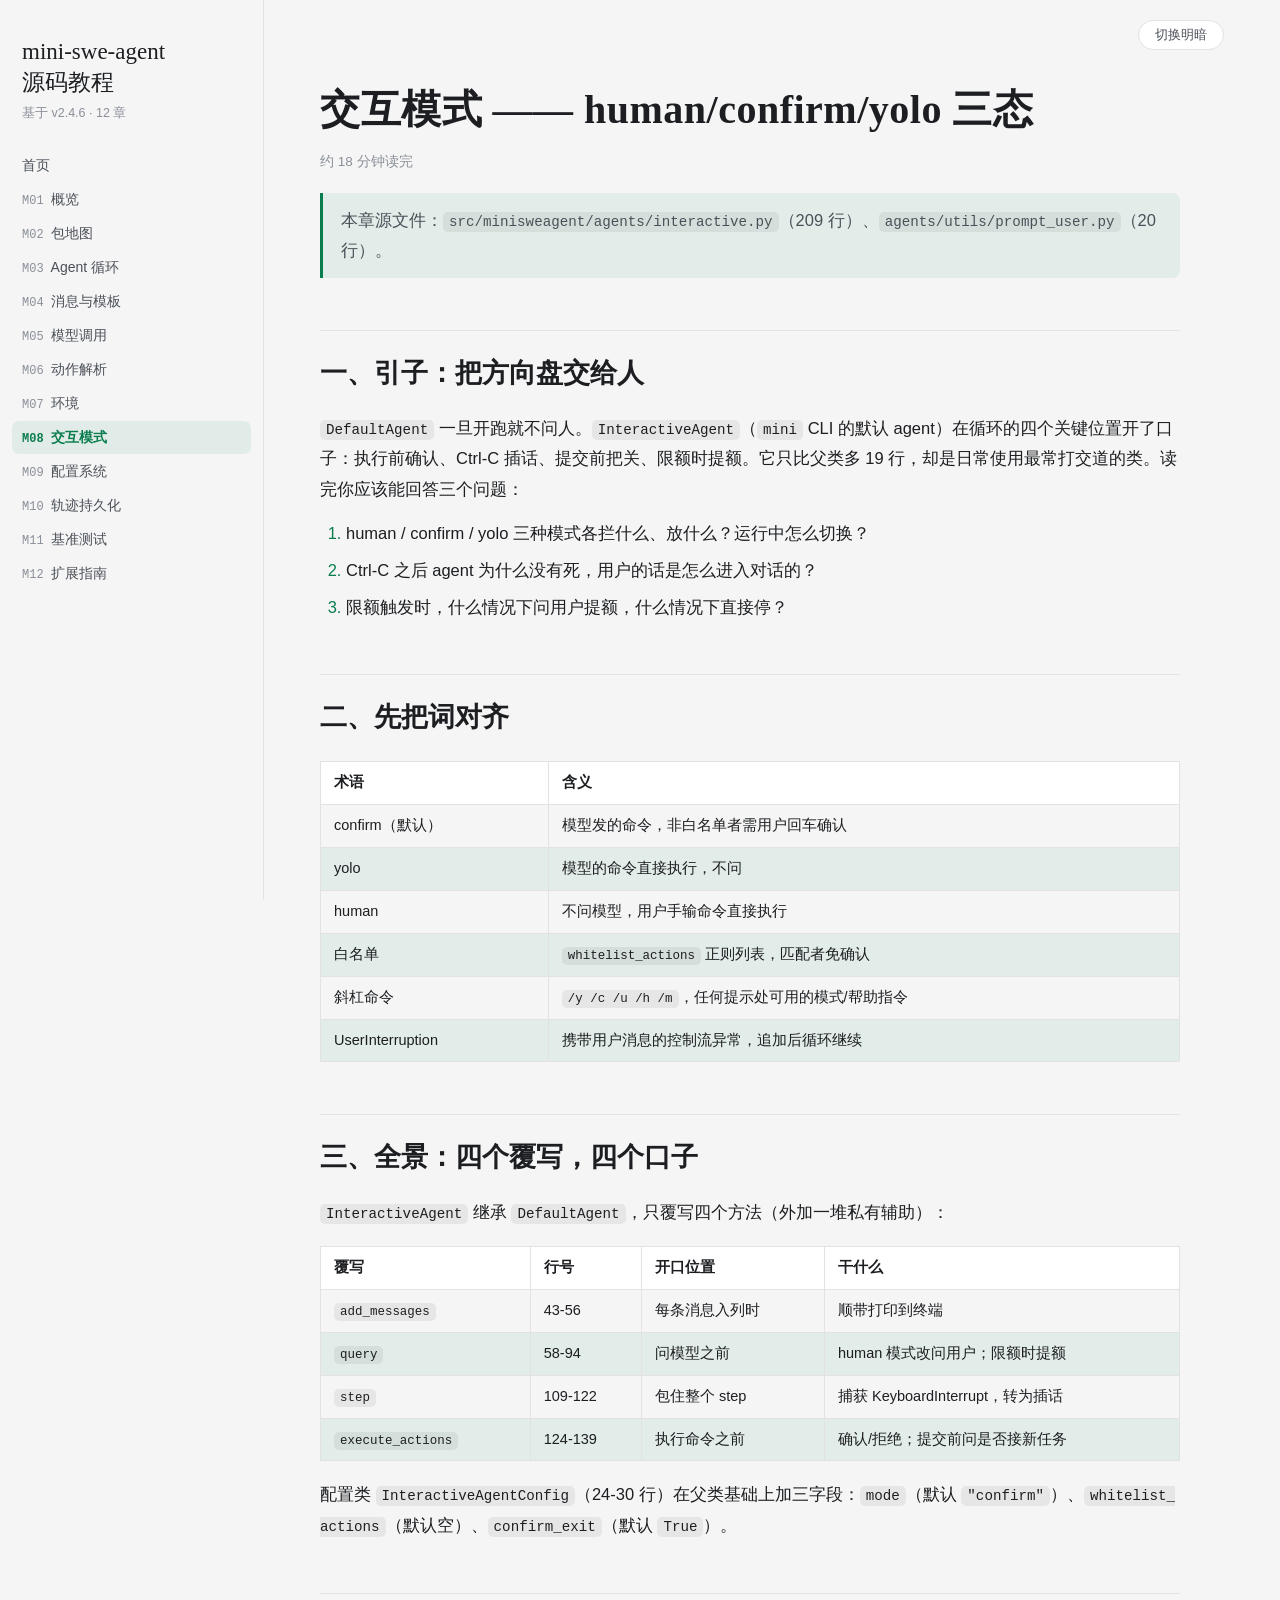
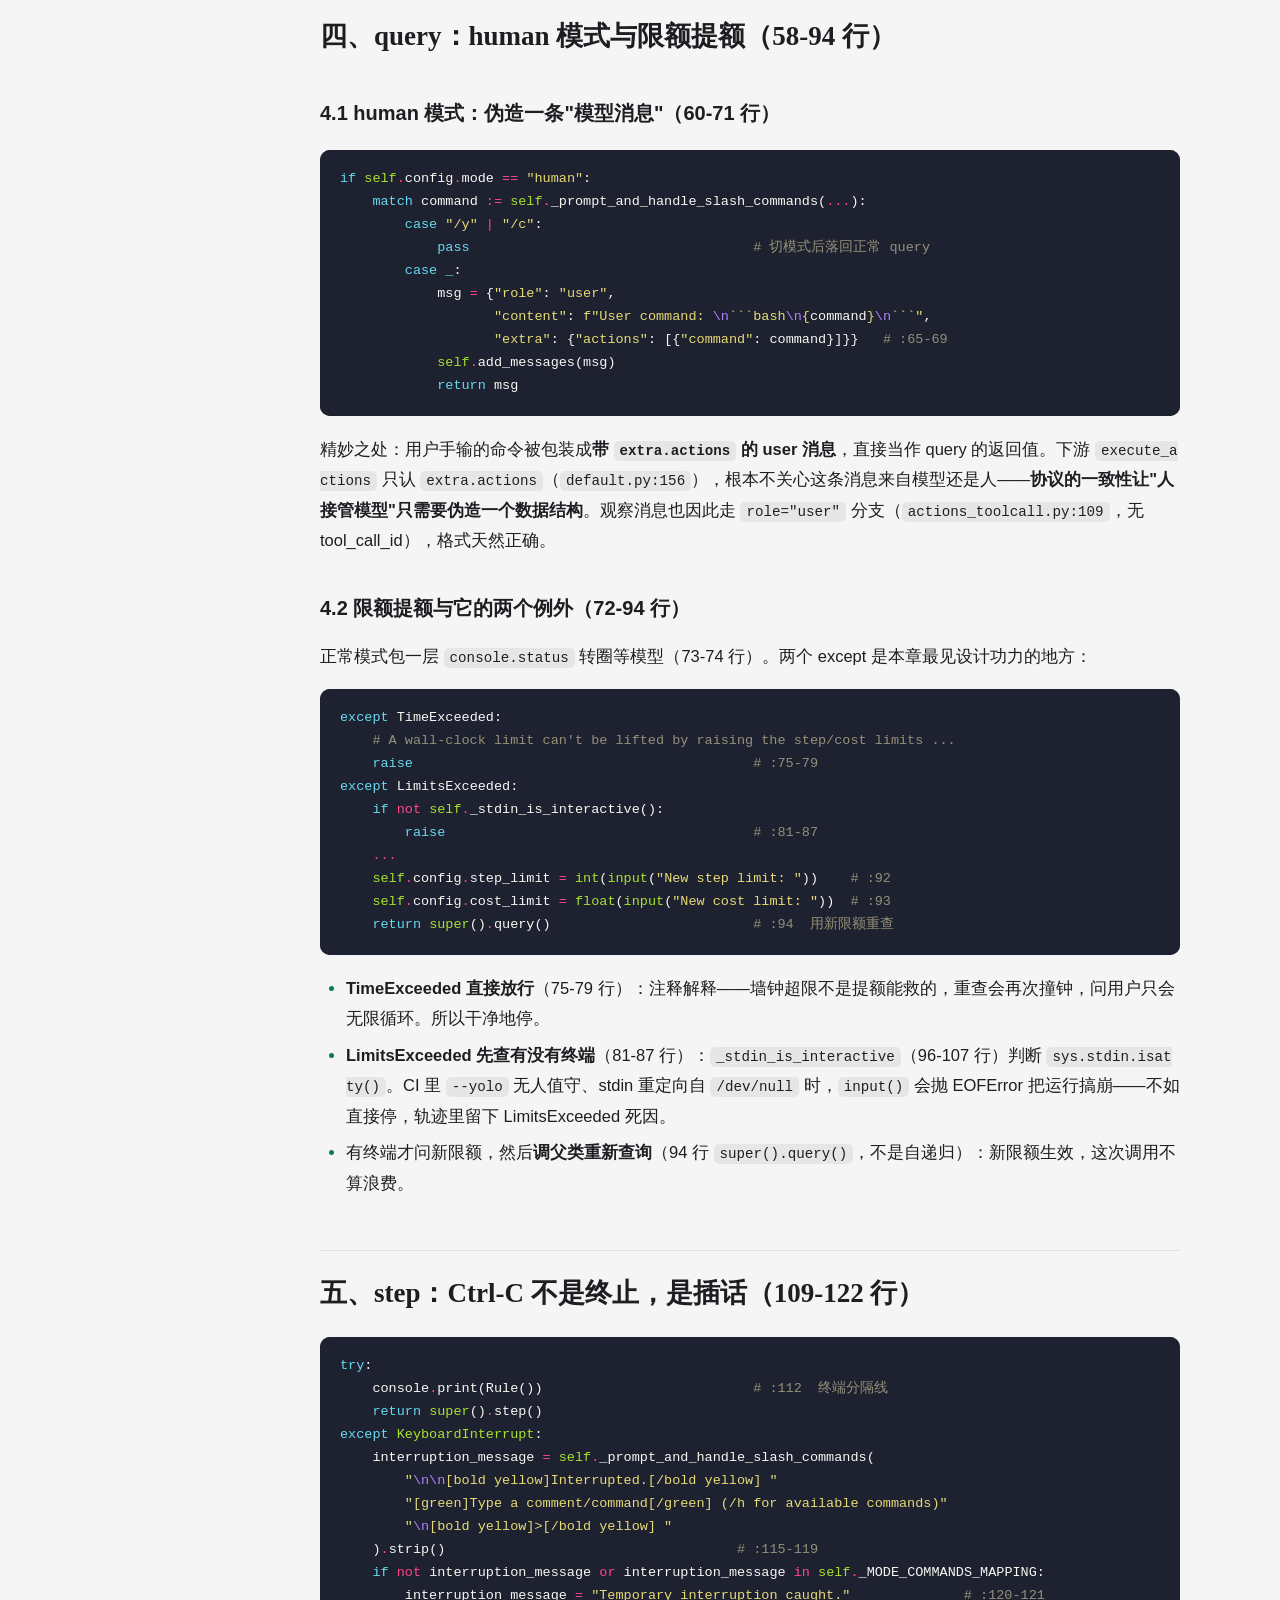
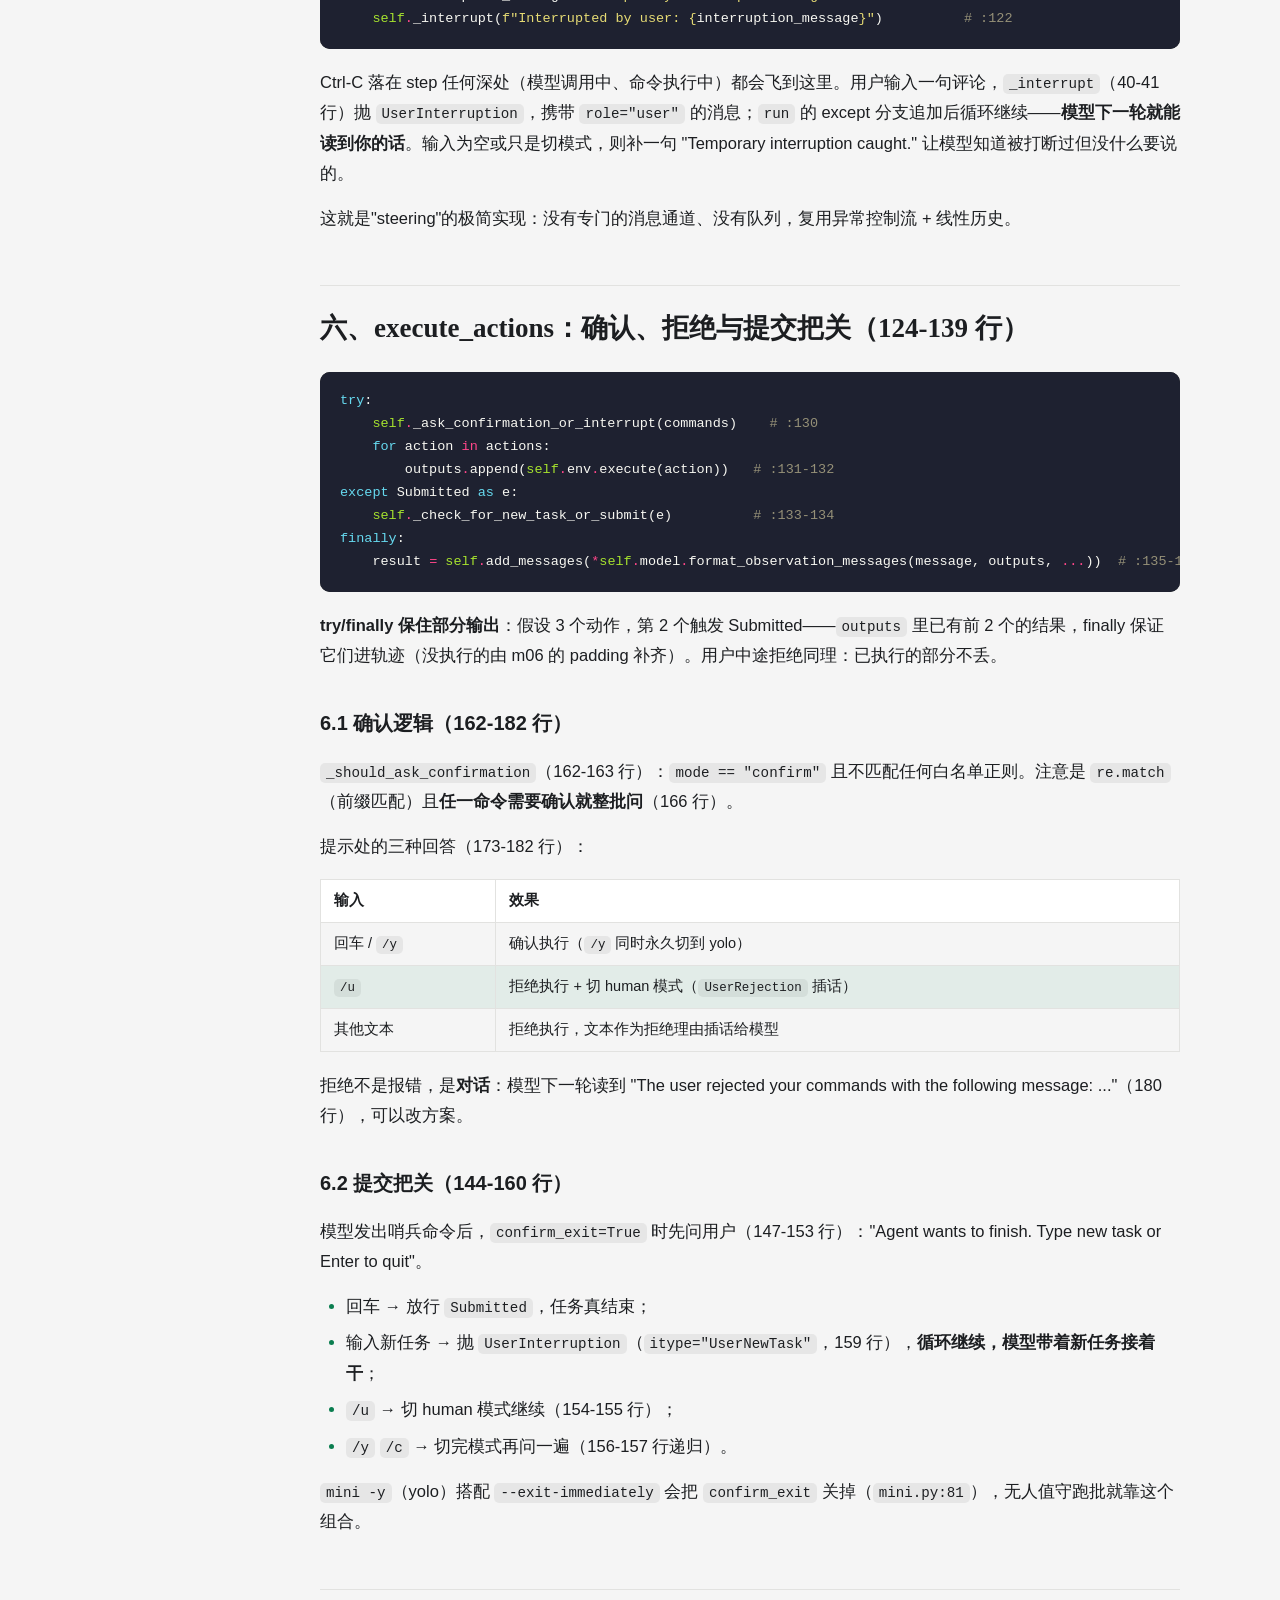
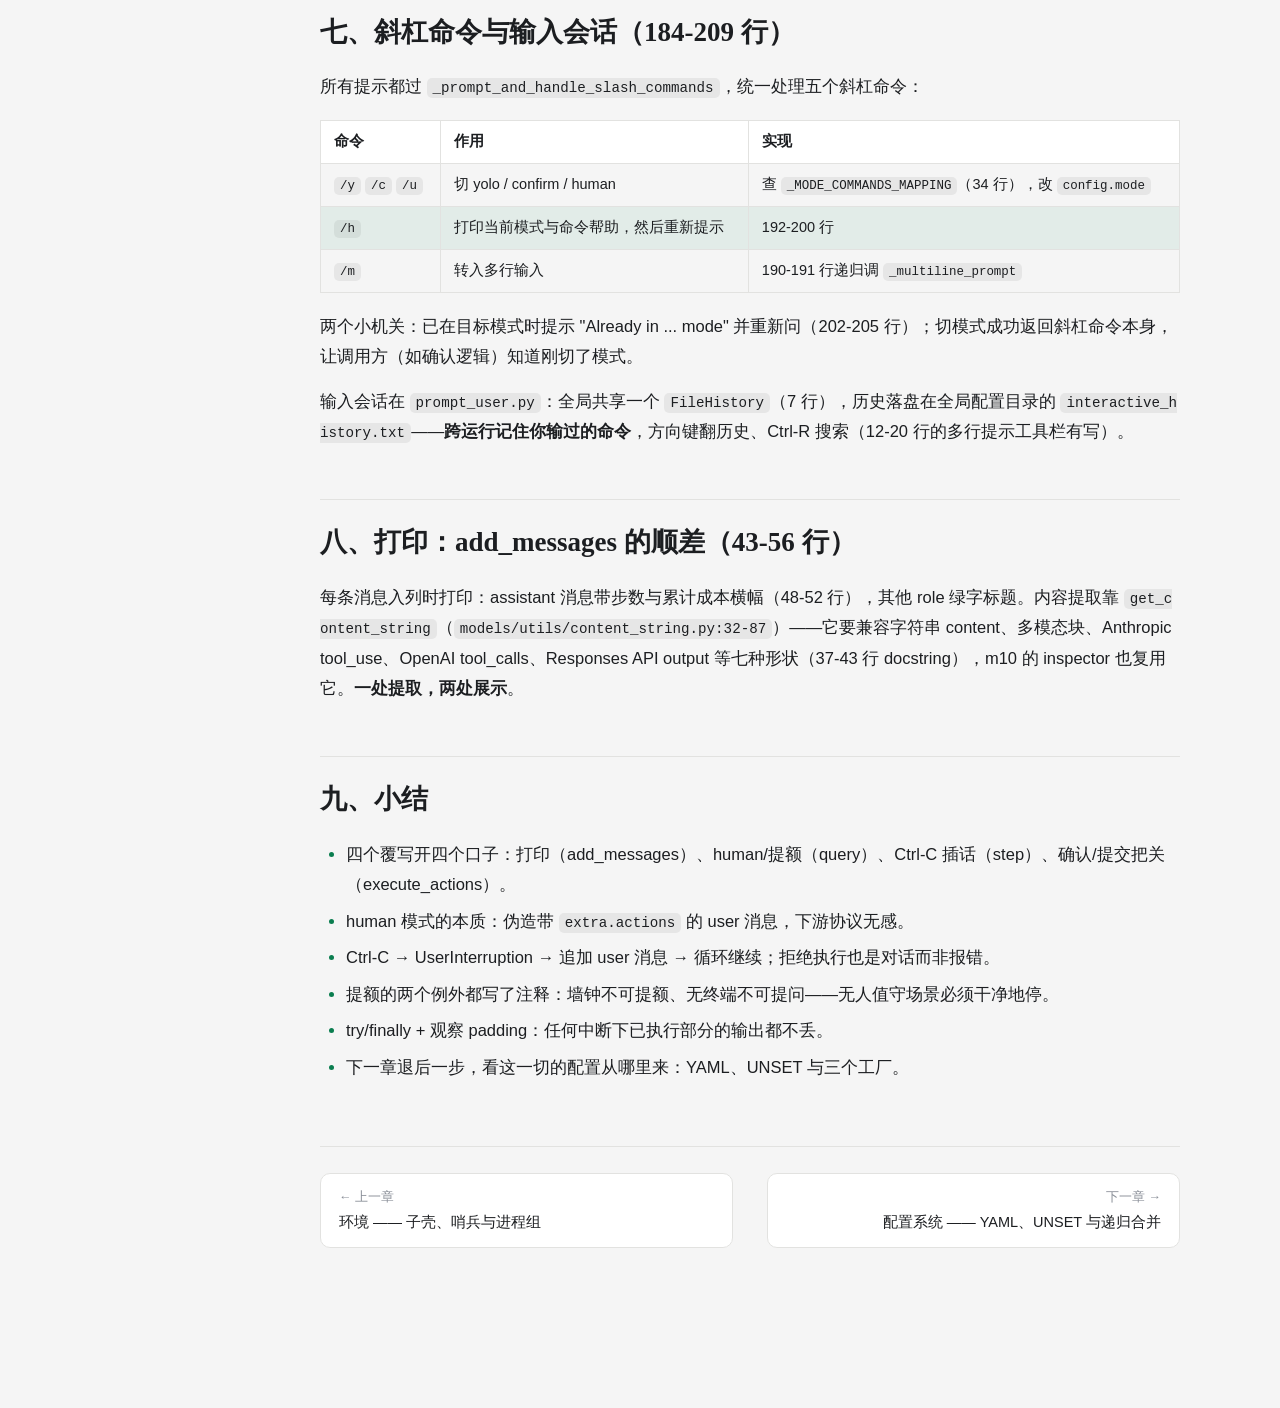
<file: modules/m08-interactive.html>
<!DOCTYPE html>
<html lang="zh-CN">
<head>
<meta charset="utf-8">
<meta name="viewport" content="width=device-width, initial-scale=1">
<title>交互模式 —— human/confirm/yolo 三态 | mini-swe-agent 源码教程</title>
<script>(function(){var t=localStorage.getItem("theme");
if(!t){t=matchMedia("(prefers-color-scheme: dark)").matches?"dark":"light";}
document.documentElement.dataset.theme=t;})();</script>
<link rel="stylesheet" href="../styles.css">
<link rel="stylesheet" href="../pygments.css">
</head>
<body>
<div class="page">
<aside class="sidebar">
  <p class="book-title">mini-swe-agent<br>源码教程</p>
  <p class="book-sub">基于 v2.4.6 · 12 章</p>
  <nav><a href="../index.html">首页</a>
<a href="../modules/m01-overview.html"><span class="no">M01</span>概览</a>
<a href="../modules/m02-package-map.html"><span class="no">M02</span>包地图</a>
<a href="../modules/m03-agent-loop.html"><span class="no">M03</span>Agent 循环</a>
<a href="../modules/m04-messages-templates.html"><span class="no">M04</span>消息与模板</a>
<a href="../modules/m05-model-call.html"><span class="no">M05</span>模型调用</a>
<a href="../modules/m06-actions.html"><span class="no">M06</span>动作解析</a>
<a href="../modules/m07-environments.html"><span class="no">M07</span>环境</a>
<a href="../modules/m08-interactive.html" class="active"><span class="no">M08</span>交互模式</a>
<a href="../modules/m09-config.html"><span class="no">M09</span>配置系统</a>
<a href="../modules/m10-trajectory.html"><span class="no">M10</span>轨迹持久化</a>
<a href="../modules/m11-swebench.html"><span class="no">M11</span>基准测试</a>
<a href="../modules/m12-extending.html"><span class="no">M12</span>扩展指南</a></nav>
</aside>
<div class="main">
  <div class="topbar"><button class="theme-toggle" onclick="toggleTheme()">切换明暗</button></div>
  <div class="content">
<h1>交互模式 —— human/confirm/yolo 三态</h1>
<p class="meta">约 18 分钟读完</p><blockquote>
<p>本章源文件：<code>src/minisweagent/agents/interactive.py</code>（209 行）、<code>agents/utils/prompt_user.py</code>（20 行）。</p>
</blockquote>
<h2>一、引子：把方向盘交给人</h2>
<p><code>DefaultAgent</code> 一旦开跑就不问人。<code>InteractiveAgent</code>（<code>mini</code> CLI 的默认 agent）在循环的四个关键位置开了口子：执行前确认、Ctrl-C 插话、提交前把关、限额时提额。它只比父类多 19 行，却是日常使用最常打交道的类。读完你应该能回答三个问题：</p>
<ol>
<li>human / confirm / yolo 三种模式各拦什么、放什么？运行中怎么切换？</li>
<li>Ctrl-C 之后 agent 为什么没有死，用户的话是怎么进入对话的？</li>
<li>限额触发时，什么情况下问用户提额，什么情况下直接停？</li>
</ol>
<h2>二、先把词对齐</h2>
<div class="table-wrap"><table>
<thead>
<tr>
<th>术语</th>
<th>含义</th>
</tr>
</thead>
<tbody>
<tr>
<td>confirm（默认）</td>
<td>模型发的命令，非白名单者需用户回车确认</td>
</tr>
<tr>
<td>yolo</td>
<td>模型的命令直接执行，不问</td>
</tr>
<tr>
<td>human</td>
<td>不问模型，用户手输命令直接执行</td>
</tr>
<tr>
<td>白名单</td>
<td><code>whitelist_actions</code> 正则列表，匹配者免确认</td>
</tr>
<tr>
<td>斜杠命令</td>
<td><code>/y /c /u /h /m</code>，任何提示处可用的模式/帮助指令</td>
</tr>
<tr>
<td>UserInterruption</td>
<td>携带用户消息的控制流异常，追加后循环继续</td>
</tr>
</tbody>
</table></div>
<h2>三、全景：四个覆写，四个口子</h2>
<p><code>InteractiveAgent</code> 继承 <code>DefaultAgent</code>，只覆写四个方法（外加一堆私有辅助）：</p>
<div class="table-wrap"><table>
<thead>
<tr>
<th>覆写</th>
<th>行号</th>
<th>开口位置</th>
<th>干什么</th>
</tr>
</thead>
<tbody>
<tr>
<td><code>add_messages</code></td>
<td>43-56</td>
<td>每条消息入列时</td>
<td>顺带打印到终端</td>
</tr>
<tr>
<td><code>query</code></td>
<td>58-94</td>
<td>问模型之前</td>
<td>human 模式改问用户；限额时提额</td>
</tr>
<tr>
<td><code>step</code></td>
<td>109-122</td>
<td>包住整个 step</td>
<td>捕获 KeyboardInterrupt，转为插话</td>
</tr>
<tr>
<td><code>execute_actions</code></td>
<td>124-139</td>
<td>执行命令之前</td>
<td>确认/拒绝；提交前问是否接新任务</td>
</tr>
</tbody>
</table></div>
<p>配置类 <code>InteractiveAgentConfig</code>（24-30 行）在父类基础上加三字段：<code>mode</code>（默认 <code>"confirm"</code>）、<code>whitelist_actions</code>（默认空）、<code>confirm_exit</code>（默认 <code>True</code>）。</p>
<h2>四、query：human 模式与限额提额（58-94 行）</h2>
<h3>4.1 human 模式：伪造一条"模型消息"（60-71 行）</h3>
<div class="codehilite"><pre><span></span><code><span class="k">if</span> <span class="bp">self</span><span class="o">.</span><span class="n">config</span><span class="o">.</span><span class="n">mode</span> <span class="o">==</span> <span class="s2">"human"</span><span class="p">:</span>
    <span class="k">match</span> <span class="n">command</span> <span class="o">:=</span> <span class="bp">self</span><span class="o">.</span><span class="n">_prompt_and_handle_slash_commands</span><span class="p">(</span><span class="o">...</span><span class="p">):</span>
        <span class="k">case</span> <span class="s2">"/y"</span> <span class="o">|</span> <span class="s2">"/c"</span><span class="p">:</span>
            <span class="k">pass</span>                                   <span class="c1"># 切模式后落回正常 query</span>
        <span class="k">case</span><span class="w"> </span><span class="k">_</span><span class="p">:</span>
            <span class="n">msg</span> <span class="o">=</span> <span class="p">{</span><span class="s2">"role"</span><span class="p">:</span> <span class="s2">"user"</span><span class="p">,</span>
                   <span class="s2">"content"</span><span class="p">:</span> <span class="sa">f</span><span class="s2">"User command: </span><span class="se">\n</span><span class="s2">```bash</span><span class="se">\n</span><span class="si">{</span><span class="n">command</span><span class="si">}</span><span class="se">\n</span><span class="s2">```"</span><span class="p">,</span>
                   <span class="s2">"extra"</span><span class="p">:</span> <span class="p">{</span><span class="s2">"actions"</span><span class="p">:</span> <span class="p">[{</span><span class="s2">"command"</span><span class="p">:</span> <span class="n">command</span><span class="p">}]}}</span>   <span class="c1"># :65-69</span>
            <span class="bp">self</span><span class="o">.</span><span class="n">add_messages</span><span class="p">(</span><span class="n">msg</span><span class="p">)</span>
            <span class="k">return</span> <span class="n">msg</span>
</code></pre></div>

<p>精妙之处：用户手输的命令被包装成<strong>带 <code>extra.actions</code> 的 user 消息</strong>，直接当作 query 的返回值。下游 <code>execute_actions</code> 只认 <code>extra.actions</code>（<code>default.py:156</code>），根本不关心这条消息来自模型还是人——<strong>协议的一致性让"人接管模型"只需要伪造一个数据结构</strong>。观察消息也因此走 <code>role="user"</code> 分支（<code>actions_toolcall.py:109</code>，无 tool_call_id），格式天然正确。</p>
<h3>4.2 限额提额与它的两个例外（72-94 行）</h3>
<p>正常模式包一层 <code>console.status</code> 转圈等模型（73-74 行）。两个 except 是本章最见设计功力的地方：</p>
<div class="codehilite"><pre><span></span><code><span class="k">except</span> <span class="n">TimeExceeded</span><span class="p">:</span>
    <span class="c1"># A wall-clock limit can't be lifted by raising the step/cost limits ...</span>
    <span class="k">raise</span>                                          <span class="c1"># :75-79</span>
<span class="k">except</span> <span class="n">LimitsExceeded</span><span class="p">:</span>
    <span class="k">if</span> <span class="ow">not</span> <span class="bp">self</span><span class="o">.</span><span class="n">_stdin_is_interactive</span><span class="p">():</span>
        <span class="k">raise</span>                                      <span class="c1"># :81-87</span>
    <span class="o">...</span>
    <span class="bp">self</span><span class="o">.</span><span class="n">config</span><span class="o">.</span><span class="n">step_limit</span> <span class="o">=</span> <span class="nb">int</span><span class="p">(</span><span class="nb">input</span><span class="p">(</span><span class="s2">"New step limit: "</span><span class="p">))</span>    <span class="c1"># :92</span>
    <span class="bp">self</span><span class="o">.</span><span class="n">config</span><span class="o">.</span><span class="n">cost_limit</span> <span class="o">=</span> <span class="nb">float</span><span class="p">(</span><span class="nb">input</span><span class="p">(</span><span class="s2">"New cost limit: "</span><span class="p">))</span>  <span class="c1"># :93</span>
    <span class="k">return</span> <span class="nb">super</span><span class="p">()</span><span class="o">.</span><span class="n">query</span><span class="p">()</span>                         <span class="c1"># :94  用新限额重查</span>
</code></pre></div>

<ul>
<li><strong>TimeExceeded 直接放行</strong>（75-79 行）：注释解释——墙钟超限不是提额能救的，重查会再次撞钟，问用户只会无限循环。所以干净地停。</li>
<li><strong>LimitsExceeded 先查有没有终端</strong>（81-87 行）：<code>_stdin_is_interactive</code>（96-107 行）判断 <code>sys.stdin.isatty()</code>。CI 里 <code>--yolo</code> 无人值守、stdin 重定向自 <code>/dev/null</code> 时，<code>input()</code> 会抛 EOFError 把运行搞崩——不如直接停，轨迹里留下 LimitsExceeded 死因。</li>
<li>有终端才问新限额，然后<strong>调父类重新查询</strong>（94 行 <code>super().query()</code>，不是自递归）：新限额生效，这次调用不算浪费。</li>
</ul>
<h2>五、step：Ctrl-C 不是终止，是插话（109-122 行）</h2>
<div class="codehilite"><pre><span></span><code><span class="k">try</span><span class="p">:</span>
    <span class="n">console</span><span class="o">.</span><span class="n">print</span><span class="p">(</span><span class="n">Rule</span><span class="p">())</span>                          <span class="c1"># :112  终端分隔线</span>
    <span class="k">return</span> <span class="nb">super</span><span class="p">()</span><span class="o">.</span><span class="n">step</span><span class="p">()</span>
<span class="k">except</span> <span class="ne">KeyboardInterrupt</span><span class="p">:</span>
    <span class="n">interruption_message</span> <span class="o">=</span> <span class="bp">self</span><span class="o">.</span><span class="n">_prompt_and_handle_slash_commands</span><span class="p">(</span>
        <span class="s2">"</span><span class="se">\n\n</span><span class="s2">[bold yellow]Interrupted.[/bold yellow] "</span>
        <span class="s2">"[green]Type a comment/command[/green] (/h for available commands)"</span>
        <span class="s2">"</span><span class="se">\n</span><span class="s2">[bold yellow]&gt;[/bold yellow] "</span>
    <span class="p">)</span><span class="o">.</span><span class="n">strip</span><span class="p">()</span>                                    <span class="c1"># :115-119</span>
    <span class="k">if</span> <span class="ow">not</span> <span class="n">interruption_message</span> <span class="ow">or</span> <span class="n">interruption_message</span> <span class="ow">in</span> <span class="bp">self</span><span class="o">.</span><span class="n">_MODE_COMMANDS_MAPPING</span><span class="p">:</span>
        <span class="n">interruption_message</span> <span class="o">=</span> <span class="s2">"Temporary interruption caught."</span>              <span class="c1"># :120-121</span>
    <span class="bp">self</span><span class="o">.</span><span class="n">_interrupt</span><span class="p">(</span><span class="sa">f</span><span class="s2">"Interrupted by user: </span><span class="si">{</span><span class="n">interruption_message</span><span class="si">}</span><span class="s2">"</span><span class="p">)</span>          <span class="c1"># :122</span>
</code></pre></div>

<p>Ctrl-C 落在 step 任何深处（模型调用中、命令执行中）都会飞到这里。用户输入一句评论，<code>_interrupt</code>（40-41 行）抛 <code>UserInterruption</code>，携带 <code>role="user"</code> 的消息；<code>run</code> 的 except 分支追加后循环继续——<strong>模型下一轮就能读到你的话</strong>。输入为空或只是切模式，则补一句 "Temporary interruption caught." 让模型知道被打断过但没什么要说的。</p>
<p>这就是"steering"的极简实现：没有专门的消息通道、没有队列，复用异常控制流 + 线性历史。</p>
<h2>六、execute_actions：确认、拒绝与提交把关（124-139 行）</h2>
<div class="codehilite"><pre><span></span><code><span class="k">try</span><span class="p">:</span>
    <span class="bp">self</span><span class="o">.</span><span class="n">_ask_confirmation_or_interrupt</span><span class="p">(</span><span class="n">commands</span><span class="p">)</span>    <span class="c1"># :130</span>
    <span class="k">for</span> <span class="n">action</span> <span class="ow">in</span> <span class="n">actions</span><span class="p">:</span>
        <span class="n">outputs</span><span class="o">.</span><span class="n">append</span><span class="p">(</span><span class="bp">self</span><span class="o">.</span><span class="n">env</span><span class="o">.</span><span class="n">execute</span><span class="p">(</span><span class="n">action</span><span class="p">))</span>   <span class="c1"># :131-132</span>
<span class="k">except</span> <span class="n">Submitted</span> <span class="k">as</span> <span class="n">e</span><span class="p">:</span>
    <span class="bp">self</span><span class="o">.</span><span class="n">_check_for_new_task_or_submit</span><span class="p">(</span><span class="n">e</span><span class="p">)</span>          <span class="c1"># :133-134</span>
<span class="k">finally</span><span class="p">:</span>
    <span class="n">result</span> <span class="o">=</span> <span class="bp">self</span><span class="o">.</span><span class="n">add_messages</span><span class="p">(</span><span class="o">*</span><span class="bp">self</span><span class="o">.</span><span class="n">model</span><span class="o">.</span><span class="n">format_observation_messages</span><span class="p">(</span><span class="n">message</span><span class="p">,</span> <span class="n">outputs</span><span class="p">,</span> <span class="o">...</span><span class="p">))</span>  <span class="c1"># :135-138</span>
</code></pre></div>

<p><strong>try/finally 保住部分输出</strong>：假设 3 个动作，第 2 个触发 Submitted——<code>outputs</code> 里已有前 2 个的结果，finally 保证它们进轨迹（没执行的由 m06 的 padding 补齐）。用户中途拒绝同理：已执行的部分不丢。</p>
<h3>6.1 确认逻辑（162-182 行）</h3>
<p><code>_should_ask_confirmation</code>（162-163 行）：<code>mode == "confirm"</code> 且不匹配任何白名单正则。注意是 <code>re.match</code>（前缀匹配）且<strong>任一命令需要确认就整批问</strong>（166 行）。</p>
<p>提示处的三种回答（173-182 行）：</p>
<div class="table-wrap"><table>
<thead>
<tr>
<th>输入</th>
<th>效果</th>
</tr>
</thead>
<tbody>
<tr>
<td>回车 / <code>/y</code></td>
<td>确认执行（<code>/y</code> 同时永久切到 yolo）</td>
</tr>
<tr>
<td><code>/u</code></td>
<td>拒绝执行 + 切 human 模式（<code>UserRejection</code> 插话）</td>
</tr>
<tr>
<td>其他文本</td>
<td>拒绝执行，文本作为拒绝理由插话给模型</td>
</tr>
</tbody>
</table></div>
<p>拒绝不是报错，是<strong>对话</strong>：模型下一轮读到 "The user rejected your commands with the following message: ..."（180 行），可以改方案。</p>
<h3>6.2 提交把关（144-160 行）</h3>
<p>模型发出哨兵命令后，<code>confirm_exit=True</code> 时先问用户（147-153 行）："Agent wants to finish. Type new task or Enter to quit"。</p>
<ul>
<li>回车 → 放行 <code>Submitted</code>，任务真结束；</li>
<li>输入新任务 → 抛 <code>UserInterruption</code>（<code>itype="UserNewTask"</code>，159 行），<strong>循环继续，模型带着新任务接着干</strong>；</li>
<li><code>/u</code> → 切 human 模式继续（154-155 行）；</li>
<li><code>/y</code> <code>/c</code> → 切完模式再问一遍（156-157 行递归）。</li>
</ul>
<p><code>mini -y</code>（yolo）搭配 <code>--exit-immediately</code> 会把 <code>confirm_exit</code> 关掉（<code>mini.py:81</code>），无人值守跑批就靠这个组合。</p>
<h2>七、斜杠命令与输入会话（184-209 行）</h2>
<p>所有提示都过 <code>_prompt_and_handle_slash_commands</code>，统一处理五个斜杠命令：</p>
<div class="table-wrap"><table>
<thead>
<tr>
<th>命令</th>
<th>作用</th>
<th>实现</th>
</tr>
</thead>
<tbody>
<tr>
<td><code>/y</code> <code>/c</code> <code>/u</code></td>
<td>切 yolo / confirm / human</td>
<td>查 <code>_MODE_COMMANDS_MAPPING</code>（34 行），改 <code>config.mode</code></td>
</tr>
<tr>
<td><code>/h</code></td>
<td>打印当前模式与命令帮助，然后重新提示</td>
<td>192-200 行</td>
</tr>
<tr>
<td><code>/m</code></td>
<td>转入多行输入</td>
<td>190-191 行递归调 <code>_multiline_prompt</code></td>
</tr>
</tbody>
</table></div>
<p>两个小机关：已在目标模式时提示 "Already in ... mode" 并重新问（202-205 行）；切模式成功返回斜杠命令本身，让调用方（如确认逻辑）知道刚切了模式。</p>
<p>输入会话在 <code>prompt_user.py</code>：全局共享一个 <code>FileHistory</code>（7 行），历史落盘在全局配置目录的 <code>interactive_history.txt</code>——<strong>跨运行记住你输过的命令</strong>，方向键翻历史、Ctrl-R 搜索（12-20 行的多行提示工具栏有写）。</p>
<h2>八、打印：add_messages 的顺差（43-56 行）</h2>
<p>每条消息入列时打印：assistant 消息带步数与累计成本横幅（48-52 行），其他 role 绿字标题。内容提取靠 <code>get_content_string</code>（<code>models/utils/content_string.py:32-87</code>）——它要兼容字符串 content、多模态块、Anthropic tool_use、OpenAI tool_calls、Responses API output 等七种形状（37-43 行 docstring），m10 的 inspector 也复用它。<strong>一处提取，两处展示</strong>。</p>
<h2>九、小结</h2>
<ul>
<li>四个覆写开四个口子：打印（add_messages）、human/提额（query）、Ctrl-C 插话（step）、确认/提交把关（execute_actions）。</li>
<li>human 模式的本质：伪造带 <code>extra.actions</code> 的 user 消息，下游协议无感。</li>
<li>Ctrl-C → UserInterruption → 追加 user 消息 → 循环继续；拒绝执行也是对话而非报错。</li>
<li>提额的两个例外都写了注释：墙钟不可提额、无终端不可提问——无人值守场景必须干净地停。</li>
<li>try/finally + 观察 padding：任何中断下已执行部分的输出都不丢。</li>
<li>下一章退后一步，看这一切的配置从哪里来：YAML、UNSET 与三个工厂。</li>
</ul>
<div class="pager"><a href="m07-environments.html"><span class="dir">← 上一章</span>环境 —— 子壳、哨兵与进程组</a><a class="next" href="m09-config.html"><span class="dir">下一章 →</span>配置系统 —— YAML、UNSET 与递归合并</a></div>
  </div>
</div>
</div>
<script>function toggleTheme(){var h=document.documentElement;
var t=h.dataset.theme==="dark"?"light":"dark";h.dataset.theme=t;localStorage.setItem("theme",t);}</script>
</body>
</html>
</file>
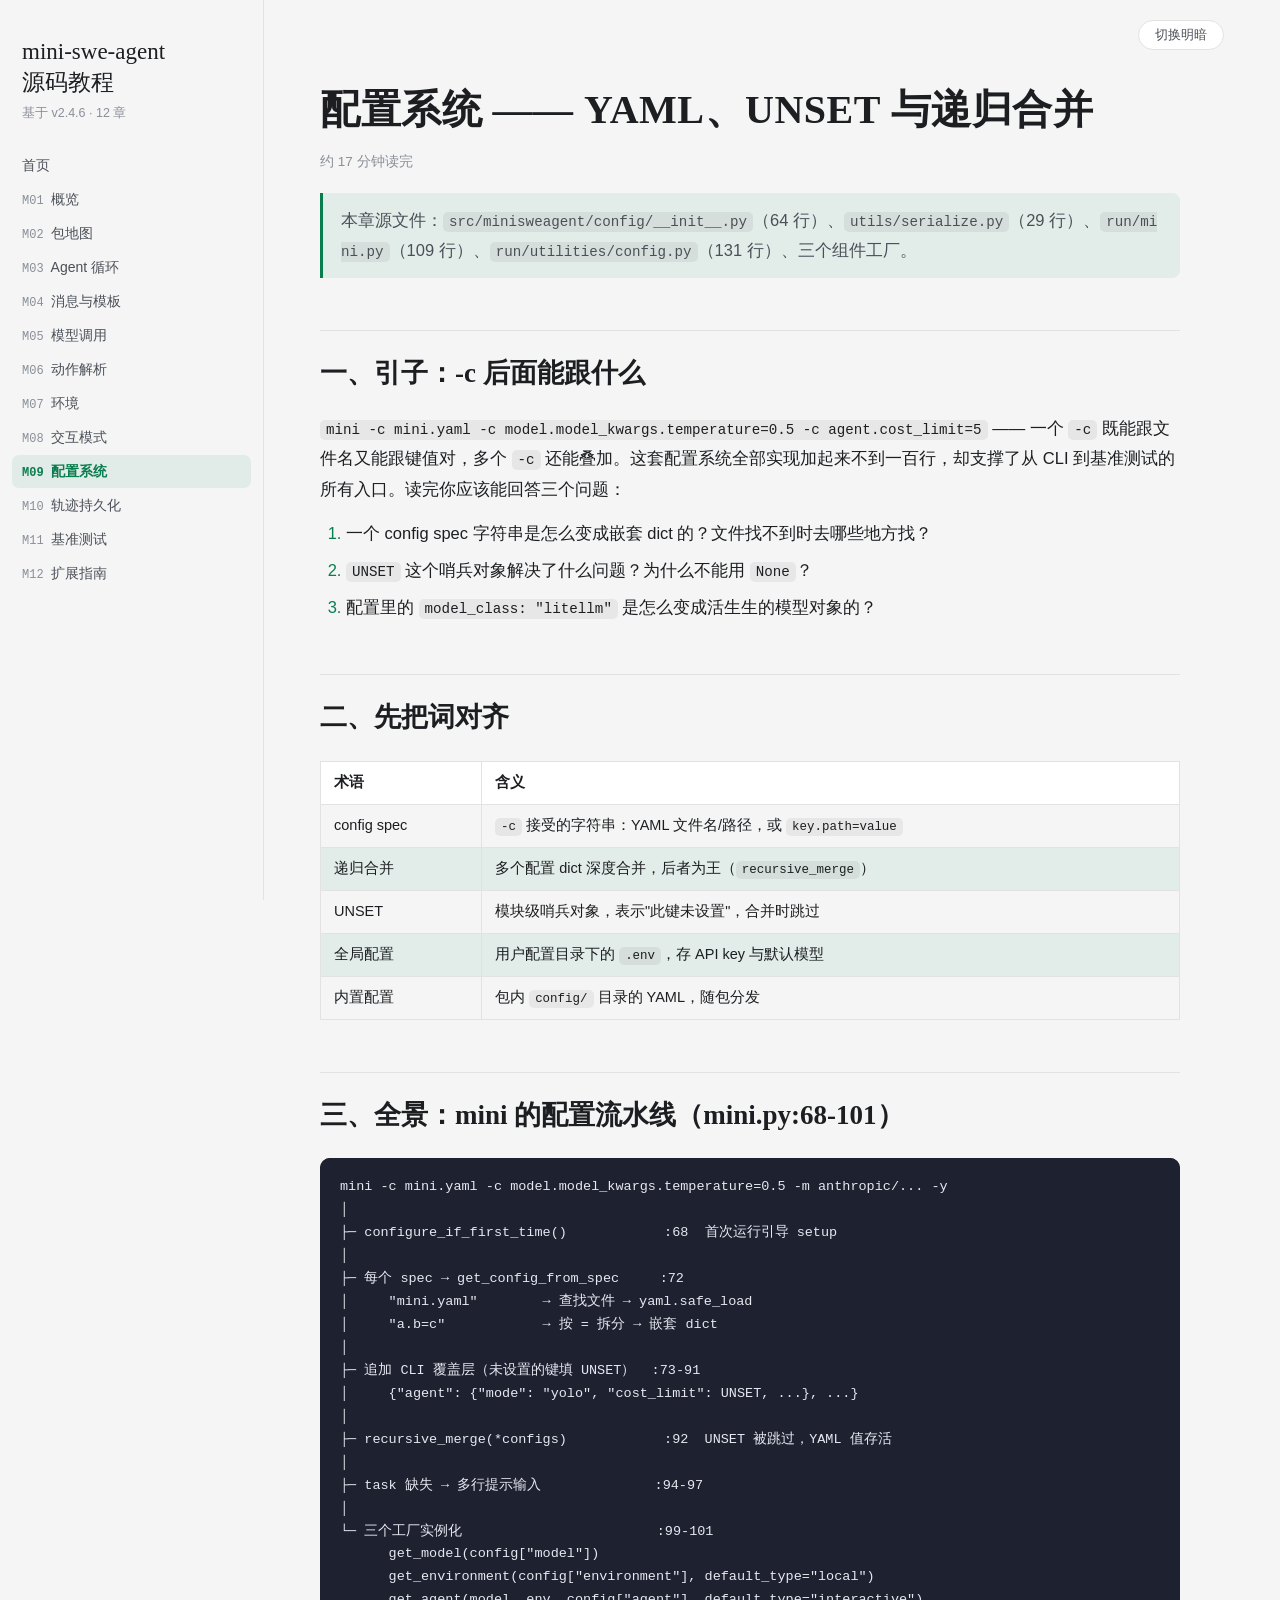
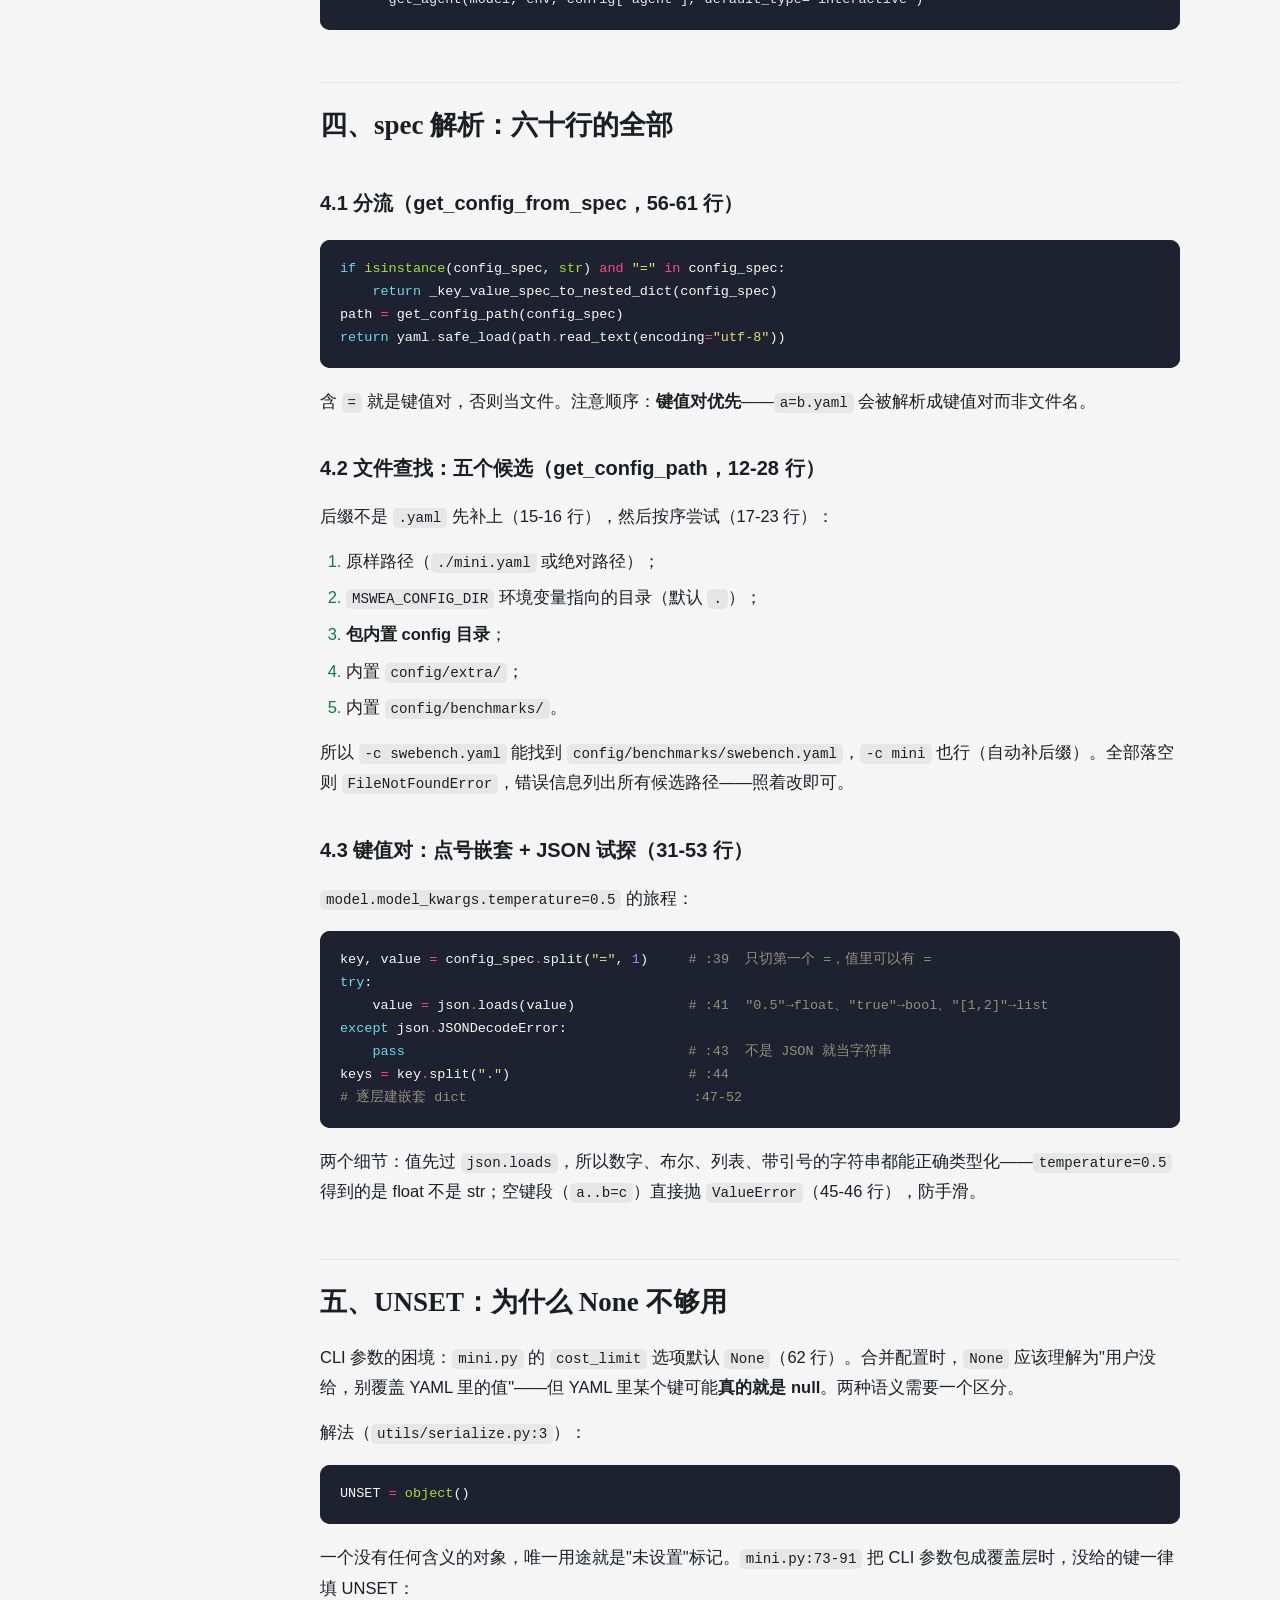
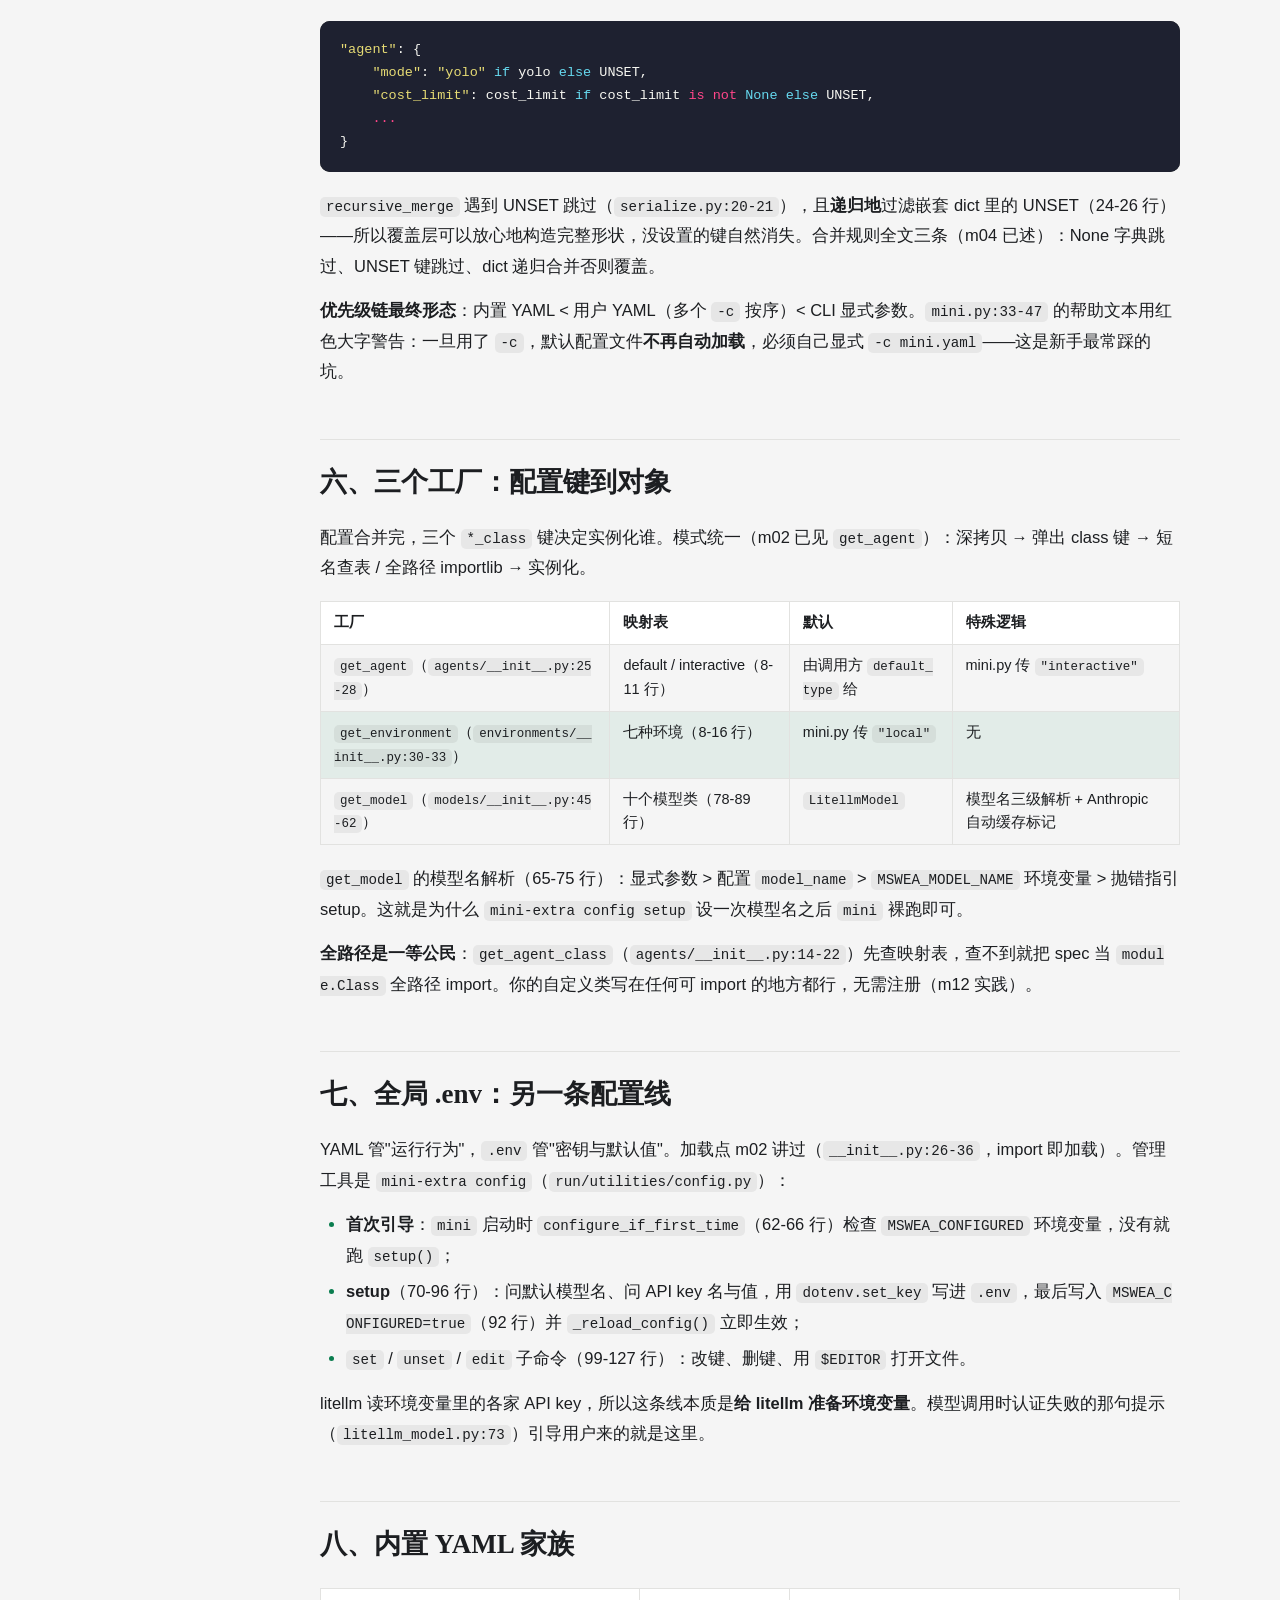
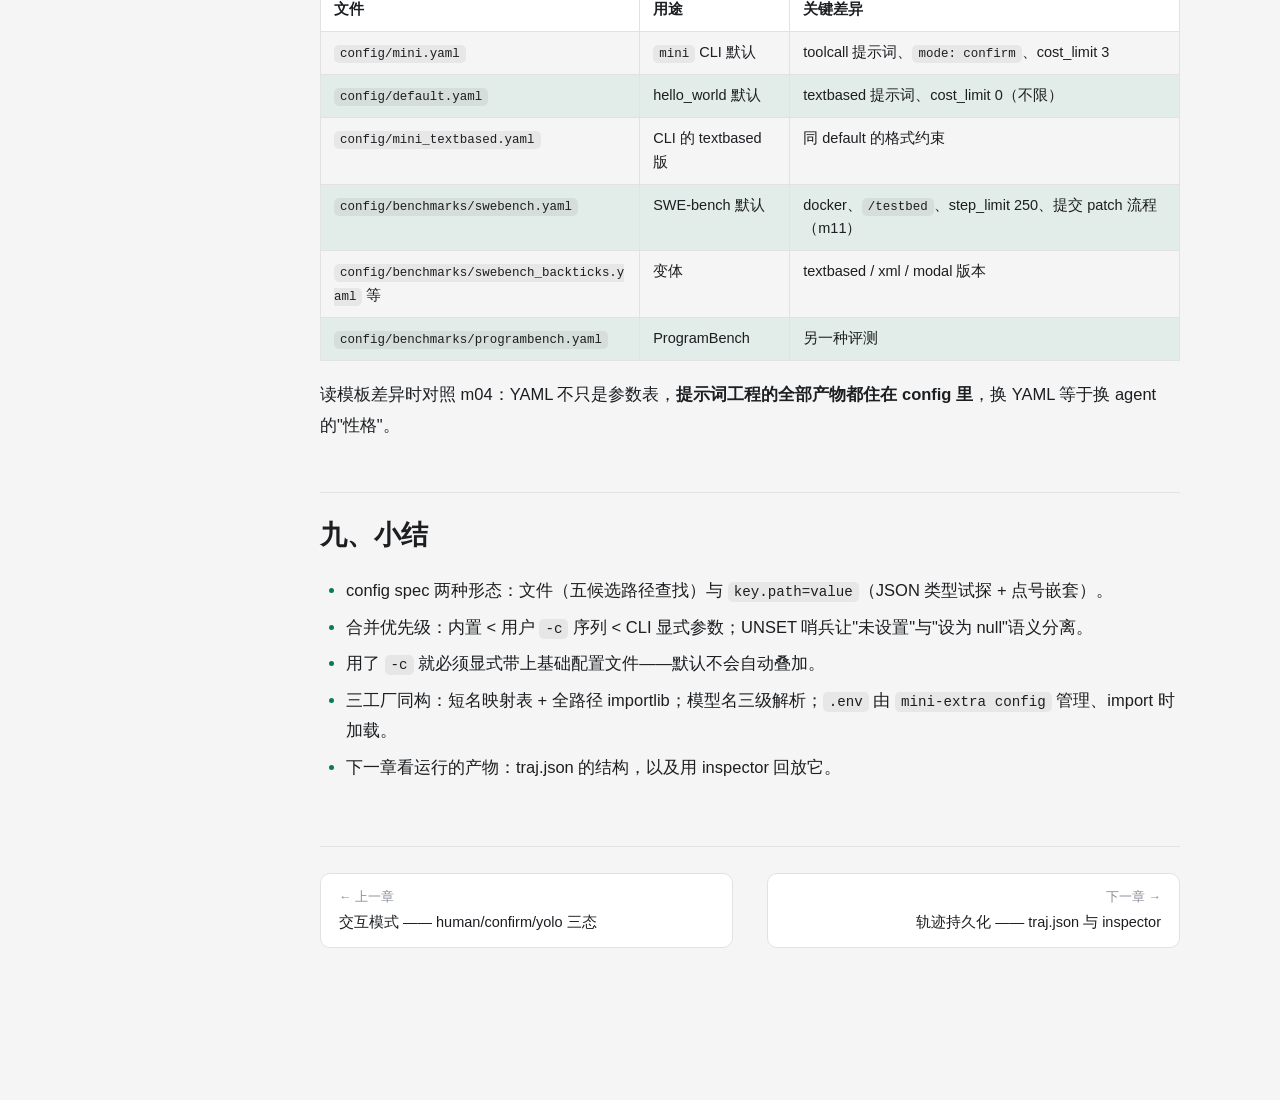
<file: modules/m09-config.html>
<!DOCTYPE html>
<html lang="zh-CN">
<head>
<meta charset="utf-8">
<meta name="viewport" content="width=device-width, initial-scale=1">
<title>配置系统 —— YAML、UNSET 与递归合并 | mini-swe-agent 源码教程</title>
<script>(function(){var t=localStorage.getItem("theme");
if(!t){t=matchMedia("(prefers-color-scheme: dark)").matches?"dark":"light";}
document.documentElement.dataset.theme=t;})();</script>
<link rel="stylesheet" href="../styles.css">
<link rel="stylesheet" href="../pygments.css">
</head>
<body>
<div class="page">
<aside class="sidebar">
  <p class="book-title">mini-swe-agent<br>源码教程</p>
  <p class="book-sub">基于 v2.4.6 · 12 章</p>
  <nav><a href="../index.html">首页</a>
<a href="../modules/m01-overview.html"><span class="no">M01</span>概览</a>
<a href="../modules/m02-package-map.html"><span class="no">M02</span>包地图</a>
<a href="../modules/m03-agent-loop.html"><span class="no">M03</span>Agent 循环</a>
<a href="../modules/m04-messages-templates.html"><span class="no">M04</span>消息与模板</a>
<a href="../modules/m05-model-call.html"><span class="no">M05</span>模型调用</a>
<a href="../modules/m06-actions.html"><span class="no">M06</span>动作解析</a>
<a href="../modules/m07-environments.html"><span class="no">M07</span>环境</a>
<a href="../modules/m08-interactive.html"><span class="no">M08</span>交互模式</a>
<a href="../modules/m09-config.html" class="active"><span class="no">M09</span>配置系统</a>
<a href="../modules/m10-trajectory.html"><span class="no">M10</span>轨迹持久化</a>
<a href="../modules/m11-swebench.html"><span class="no">M11</span>基准测试</a>
<a href="../modules/m12-extending.html"><span class="no">M12</span>扩展指南</a></nav>
</aside>
<div class="main">
  <div class="topbar"><button class="theme-toggle" onclick="toggleTheme()">切换明暗</button></div>
  <div class="content">
<h1>配置系统 —— YAML、UNSET 与递归合并</h1>
<p class="meta">约 17 分钟读完</p><blockquote>
<p>本章源文件：<code>src/minisweagent/config/__init__.py</code>（64 行）、<code>utils/serialize.py</code>（29 行）、<code>run/mini.py</code>（109 行）、<code>run/utilities/config.py</code>（131 行）、三个组件工厂。</p>
</blockquote>
<h2>一、引子：-c 后面能跟什么</h2>
<p><code>mini -c mini.yaml -c model.model_kwargs.temperature=0.5 -c agent.cost_limit=5</code> —— 一个 <code>-c</code> 既能跟文件名又能跟键值对，多个 <code>-c</code> 还能叠加。这套配置系统全部实现加起来不到一百行，却支撑了从 CLI 到基准测试的所有入口。读完你应该能回答三个问题：</p>
<ol>
<li>一个 config spec 字符串是怎么变成嵌套 dict 的？文件找不到时去哪些地方找？</li>
<li><code>UNSET</code> 这个哨兵对象解决了什么问题？为什么不能用 <code>None</code>？</li>
<li>配置里的 <code>model_class: "litellm"</code> 是怎么变成活生生的模型对象的？</li>
</ol>
<h2>二、先把词对齐</h2>
<div class="table-wrap"><table>
<thead>
<tr>
<th>术语</th>
<th>含义</th>
</tr>
</thead>
<tbody>
<tr>
<td>config spec</td>
<td><code>-c</code> 接受的字符串：YAML 文件名/路径，或 <code>key.path=value</code></td>
</tr>
<tr>
<td>递归合并</td>
<td>多个配置 dict 深度合并，后者为王（<code>recursive_merge</code>）</td>
</tr>
<tr>
<td>UNSET</td>
<td>模块级哨兵对象，表示"此键未设置"，合并时跳过</td>
</tr>
<tr>
<td>全局配置</td>
<td>用户配置目录下的 <code>.env</code>，存 API key 与默认模型</td>
</tr>
<tr>
<td>内置配置</td>
<td>包内 <code>config/</code> 目录的 YAML，随包分发</td>
</tr>
</tbody>
</table></div>
<h2>三、全景：mini 的配置流水线（mini.py:68-101）</h2>
<div class="codehilite"><pre><span></span><code>mini -c mini.yaml -c model.model_kwargs.temperature=0.5 -m anthropic/... -y
│
├─ configure_if_first_time()            :68  首次运行引导 setup
│
├─ 每个 spec → get_config_from_spec     :72
│     "mini.yaml"        → 查找文件 → yaml.safe_load
│     "a.b=c"            → 按 = 拆分 → 嵌套 dict
│
├─ 追加 CLI 覆盖层（未设置的键填 UNSET）  :73-91
│     {"agent": {"mode": "yolo", "cost_limit": UNSET, ...}, ...}
│
├─ recursive_merge(*configs)            :92  UNSET 被跳过，YAML 值存活
│
├─ task 缺失 → 多行提示输入              :94-97
│
└─ 三个工厂实例化                        :99-101
      get_model(config["model"])
      get_environment(config["environment"], default_type="local")
      get_agent(model, env, config["agent"], default_type="interactive")
</code></pre></div>

<h2>四、spec 解析：六十行的全部</h2>
<h3>4.1 分流（get_config_from_spec，56-61 行）</h3>
<div class="codehilite"><pre><span></span><code><span class="k">if</span> <span class="nb">isinstance</span><span class="p">(</span><span class="n">config_spec</span><span class="p">,</span> <span class="nb">str</span><span class="p">)</span> <span class="ow">and</span> <span class="s2">"="</span> <span class="ow">in</span> <span class="n">config_spec</span><span class="p">:</span>
    <span class="k">return</span> <span class="n">_key_value_spec_to_nested_dict</span><span class="p">(</span><span class="n">config_spec</span><span class="p">)</span>
<span class="n">path</span> <span class="o">=</span> <span class="n">get_config_path</span><span class="p">(</span><span class="n">config_spec</span><span class="p">)</span>
<span class="k">return</span> <span class="n">yaml</span><span class="o">.</span><span class="n">safe_load</span><span class="p">(</span><span class="n">path</span><span class="o">.</span><span class="n">read_text</span><span class="p">(</span><span class="n">encoding</span><span class="o">=</span><span class="s2">"utf-8"</span><span class="p">))</span>
</code></pre></div>

<p>含 <code>=</code> 就是键值对，否则当文件。注意顺序：<strong>键值对优先</strong>——<code>a=b.yaml</code> 会被解析成键值对而非文件名。</p>
<h3>4.2 文件查找：五个候选（get_config_path，12-28 行）</h3>
<p>后缀不是 <code>.yaml</code> 先补上（15-16 行），然后按序尝试（17-23 行）：</p>
<ol>
<li>原样路径（<code>./mini.yaml</code> 或绝对路径）；</li>
<li><code>MSWEA_CONFIG_DIR</code> 环境变量指向的目录（默认 <code>.</code>）；</li>
<li><strong>包内置 config 目录</strong>；</li>
<li>内置 <code>config/extra/</code>；</li>
<li>内置 <code>config/benchmarks/</code>。</li>
</ol>
<p>所以 <code>-c swebench.yaml</code> 能找到 <code>config/benchmarks/swebench.yaml</code>，<code>-c mini</code> 也行（自动补后缀）。全部落空则 <code>FileNotFoundError</code>，错误信息列出所有候选路径——照着改即可。</p>
<h3>4.3 键值对：点号嵌套 + JSON 试探（31-53 行）</h3>
<p><code>model.model_kwargs.temperature=0.5</code> 的旅程：</p>
<div class="codehilite"><pre><span></span><code><span class="n">key</span><span class="p">,</span> <span class="n">value</span> <span class="o">=</span> <span class="n">config_spec</span><span class="o">.</span><span class="n">split</span><span class="p">(</span><span class="s2">"="</span><span class="p">,</span> <span class="mi">1</span><span class="p">)</span>     <span class="c1"># :39  只切第一个 =，值里可以有 =</span>
<span class="k">try</span><span class="p">:</span>
    <span class="n">value</span> <span class="o">=</span> <span class="n">json</span><span class="o">.</span><span class="n">loads</span><span class="p">(</span><span class="n">value</span><span class="p">)</span>              <span class="c1"># :41  "0.5"→float、"true"→bool、"[1,2]"→list</span>
<span class="k">except</span> <span class="n">json</span><span class="o">.</span><span class="n">JSONDecodeError</span><span class="p">:</span>
    <span class="k">pass</span>                                   <span class="c1"># :43  不是 JSON 就当字符串</span>
<span class="n">keys</span> <span class="o">=</span> <span class="n">key</span><span class="o">.</span><span class="n">split</span><span class="p">(</span><span class="s2">"."</span><span class="p">)</span>                      <span class="c1"># :44</span>
<span class="c1"># 逐层建嵌套 dict                            :47-52</span>
</code></pre></div>

<p>两个细节：值先过 <code>json.loads</code>，所以数字、布尔、列表、带引号的字符串都能正确类型化——<code>temperature=0.5</code> 得到的是 float 不是 str；空键段（<code>a..b=c</code>）直接抛 <code>ValueError</code>（45-46 行），防手滑。</p>
<h2>五、UNSET：为什么 None 不够用</h2>
<p>CLI 参数的困境：<code>mini.py</code> 的 <code>cost_limit</code> 选项默认 <code>None</code>（62 行）。合并配置时，<code>None</code> 应该理解为"用户没给，别覆盖 YAML 里的值"——但 YAML 里某个键可能<strong>真的就是 null</strong>。两种语义需要一个区分。</p>
<p>解法（<code>utils/serialize.py:3</code>）：</p>
<div class="codehilite"><pre><span></span><code><span class="n">UNSET</span> <span class="o">=</span> <span class="nb">object</span><span class="p">()</span>
</code></pre></div>

<p>一个没有任何含义的对象，唯一用途就是"未设置"标记。<code>mini.py:73-91</code> 把 CLI 参数包成覆盖层时，没给的键一律填 UNSET：</p>
<div class="codehilite"><pre><span></span><code><span class="s2">"agent"</span><span class="p">:</span> <span class="p">{</span>
    <span class="s2">"mode"</span><span class="p">:</span> <span class="s2">"yolo"</span> <span class="k">if</span> <span class="n">yolo</span> <span class="k">else</span> <span class="n">UNSET</span><span class="p">,</span>
    <span class="s2">"cost_limit"</span><span class="p">:</span> <span class="n">cost_limit</span> <span class="k">if</span> <span class="n">cost_limit</span> <span class="ow">is</span> <span class="ow">not</span> <span class="kc">None</span> <span class="k">else</span> <span class="n">UNSET</span><span class="p">,</span>
    <span class="o">...</span>
<span class="p">}</span>
</code></pre></div>

<p><code>recursive_merge</code> 遇到 UNSET 跳过（<code>serialize.py:20-21</code>），且<strong>递归地</strong>过滤嵌套 dict 里的 UNSET（24-26 行）——所以覆盖层可以放心地构造完整形状，没设置的键自然消失。合并规则全文三条（m04 已述）：None 字典跳过、UNSET 键跳过、dict 递归合并否则覆盖。</p>
<p><strong>优先级链最终形态</strong>：内置 YAML &lt; 用户 YAML（多个 <code>-c</code> 按序）&lt; CLI 显式参数。<code>mini.py:33-47</code> 的帮助文本用红色大字警告：一旦用了 <code>-c</code>，默认配置文件<strong>不再自动加载</strong>，必须自己显式 <code>-c mini.yaml</code>——这是新手最常踩的坑。</p>
<h2>六、三个工厂：配置键到对象</h2>
<p>配置合并完，三个 <code>*_class</code> 键决定实例化谁。模式统一（m02 已见 <code>get_agent</code>）：深拷贝 → 弹出 class 键 → 短名查表 / 全路径 importlib → 实例化。</p>
<div class="table-wrap"><table>
<thead>
<tr>
<th>工厂</th>
<th>映射表</th>
<th>默认</th>
<th>特殊逻辑</th>
</tr>
</thead>
<tbody>
<tr>
<td><code>get_agent</code>（<code>agents/__init__.py:25-28</code>）</td>
<td>default / interactive（8-11 行）</td>
<td>由调用方 <code>default_type</code> 给</td>
<td>mini.py 传 <code>"interactive"</code></td>
</tr>
<tr>
<td><code>get_environment</code>（<code>environments/__init__.py:30-33</code>）</td>
<td>七种环境（8-16 行）</td>
<td>mini.py 传 <code>"local"</code></td>
<td>无</td>
</tr>
<tr>
<td><code>get_model</code>（<code>models/__init__.py:45-62</code>）</td>
<td>十个模型类（78-89 行）</td>
<td><code>LitellmModel</code></td>
<td>模型名三级解析 + Anthropic 自动缓存标记</td>
</tr>
</tbody>
</table></div>
<p><code>get_model</code> 的模型名解析（65-75 行）：显式参数 &gt; 配置 <code>model_name</code> &gt; <code>MSWEA_MODEL_NAME</code> 环境变量 &gt; 抛错指引 setup。这就是为什么 <code>mini-extra config setup</code> 设一次模型名之后 <code>mini</code> 裸跑即可。</p>
<p><strong>全路径是一等公民</strong>：<code>get_agent_class</code>（<code>agents/__init__.py:14-22</code>）先查映射表，查不到就把 spec 当 <code>module.Class</code> 全路径 import。你的自定义类写在任何可 import 的地方都行，无需注册（m12 实践）。</p>
<h2>七、全局 .env：另一条配置线</h2>
<p>YAML 管"运行行为"，<code>.env</code> 管"密钥与默认值"。加载点 m02 讲过（<code>__init__.py:26-36</code>，import 即加载）。管理工具是 <code>mini-extra config</code>（<code>run/utilities/config.py</code>）：</p>
<ul>
<li><strong>首次引导</strong>：<code>mini</code> 启动时 <code>configure_if_first_time</code>（62-66 行）检查 <code>MSWEA_CONFIGURED</code> 环境变量，没有就跑 <code>setup()</code>；</li>
<li><strong>setup</strong>（70-96 行）：问默认模型名、问 API key 名与值，用 <code>dotenv.set_key</code> 写进 <code>.env</code>，最后写入 <code>MSWEA_CONFIGURED=true</code>（92 行）并 <code>_reload_config()</code> 立即生效；</li>
<li><code>set</code> / <code>unset</code> / <code>edit</code> 子命令（99-127 行）：改键、删键、用 <code>$EDITOR</code> 打开文件。</li>
</ul>
<p>litellm 读环境变量里的各家 API key，所以这条线本质是<strong>给 litellm 准备环境变量</strong>。模型调用时认证失败的那句提示（<code>litellm_model.py:73</code>）引导用户来的就是这里。</p>
<h2>八、内置 YAML 家族</h2>
<div class="table-wrap"><table>
<thead>
<tr>
<th>文件</th>
<th>用途</th>
<th>关键差异</th>
</tr>
</thead>
<tbody>
<tr>
<td><code>config/mini.yaml</code></td>
<td><code>mini</code> CLI 默认</td>
<td>toolcall 提示词、<code>mode: confirm</code>、cost_limit 3</td>
</tr>
<tr>
<td><code>config/default.yaml</code></td>
<td>hello_world 默认</td>
<td>textbased 提示词、cost_limit 0（不限）</td>
</tr>
<tr>
<td><code>config/mini_textbased.yaml</code></td>
<td>CLI 的 textbased 版</td>
<td>同 default 的格式约束</td>
</tr>
<tr>
<td><code>config/benchmarks/swebench.yaml</code></td>
<td>SWE-bench 默认</td>
<td>docker、<code>/testbed</code>、step_limit 250、提交 patch 流程（m11）</td>
</tr>
<tr>
<td><code>config/benchmarks/swebench_backticks.yaml</code> 等</td>
<td>变体</td>
<td>textbased / xml / modal 版本</td>
</tr>
<tr>
<td><code>config/benchmarks/programbench.yaml</code></td>
<td>ProgramBench</td>
<td>另一种评测</td>
</tr>
</tbody>
</table></div>
<p>读模板差异时对照 m04：YAML 不只是参数表，<strong>提示词工程的全部产物都住在 config 里</strong>，换 YAML 等于换 agent 的"性格"。</p>
<h2>九、小结</h2>
<ul>
<li>config spec 两种形态：文件（五候选路径查找）与 <code>key.path=value</code>（JSON 类型试探 + 点号嵌套）。</li>
<li>合并优先级：内置 &lt; 用户 <code>-c</code> 序列 &lt; CLI 显式参数；UNSET 哨兵让"未设置"与"设为 null"语义分离。</li>
<li>用了 <code>-c</code> 就必须显式带上基础配置文件——默认不会自动叠加。</li>
<li>三工厂同构：短名映射表 + 全路径 importlib；模型名三级解析；<code>.env</code> 由 <code>mini-extra config</code> 管理、import 时加载。</li>
<li>下一章看运行的产物：traj.json 的结构，以及用 inspector 回放它。</li>
</ul>
<div class="pager"><a href="m08-interactive.html"><span class="dir">← 上一章</span>交互模式 —— human/confirm/yolo 三态</a><a class="next" href="m10-trajectory.html"><span class="dir">下一章 →</span>轨迹持久化 —— traj.json 与 inspector</a></div>
  </div>
</div>
</div>
<script>function toggleTheme(){var h=document.documentElement;
var t=h.dataset.theme==="dark"?"light":"dark";h.dataset.theme=t;localStorage.setItem("theme",t);}</script>
</body>
</html>
</file>
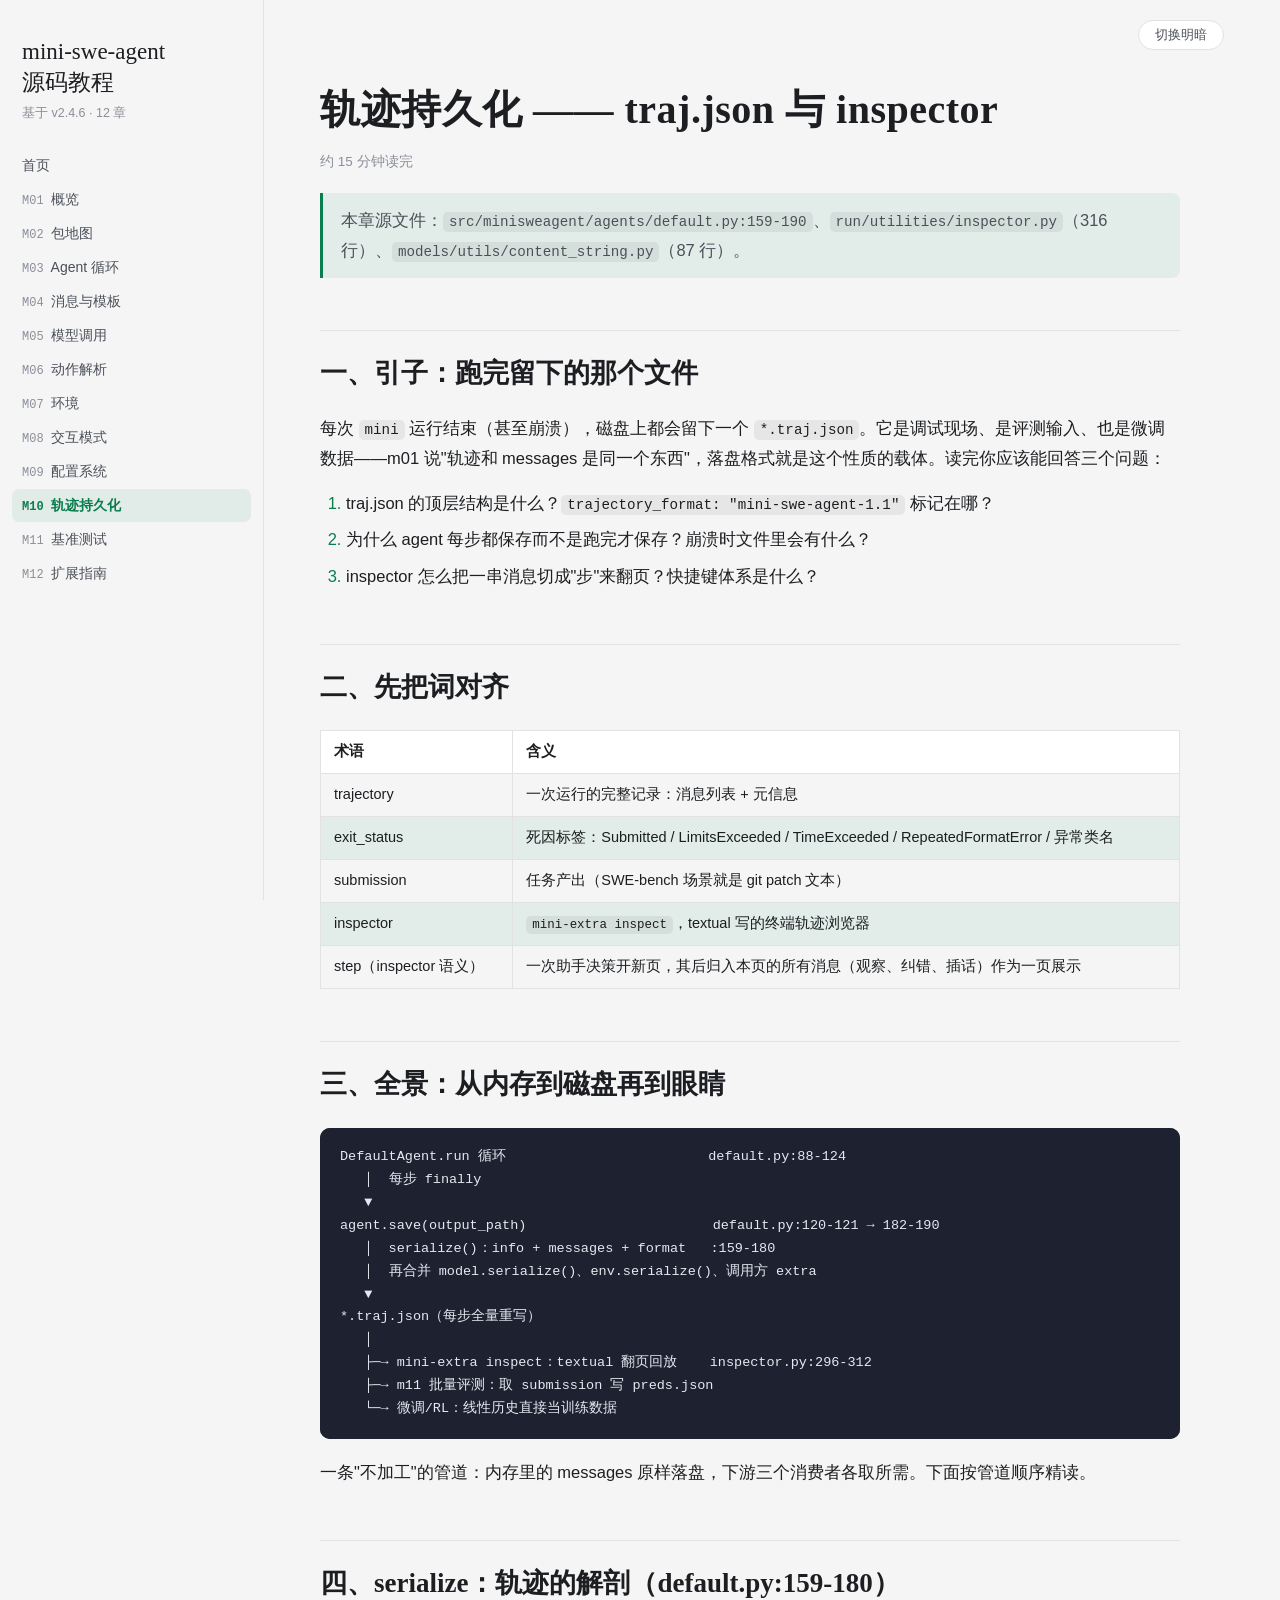
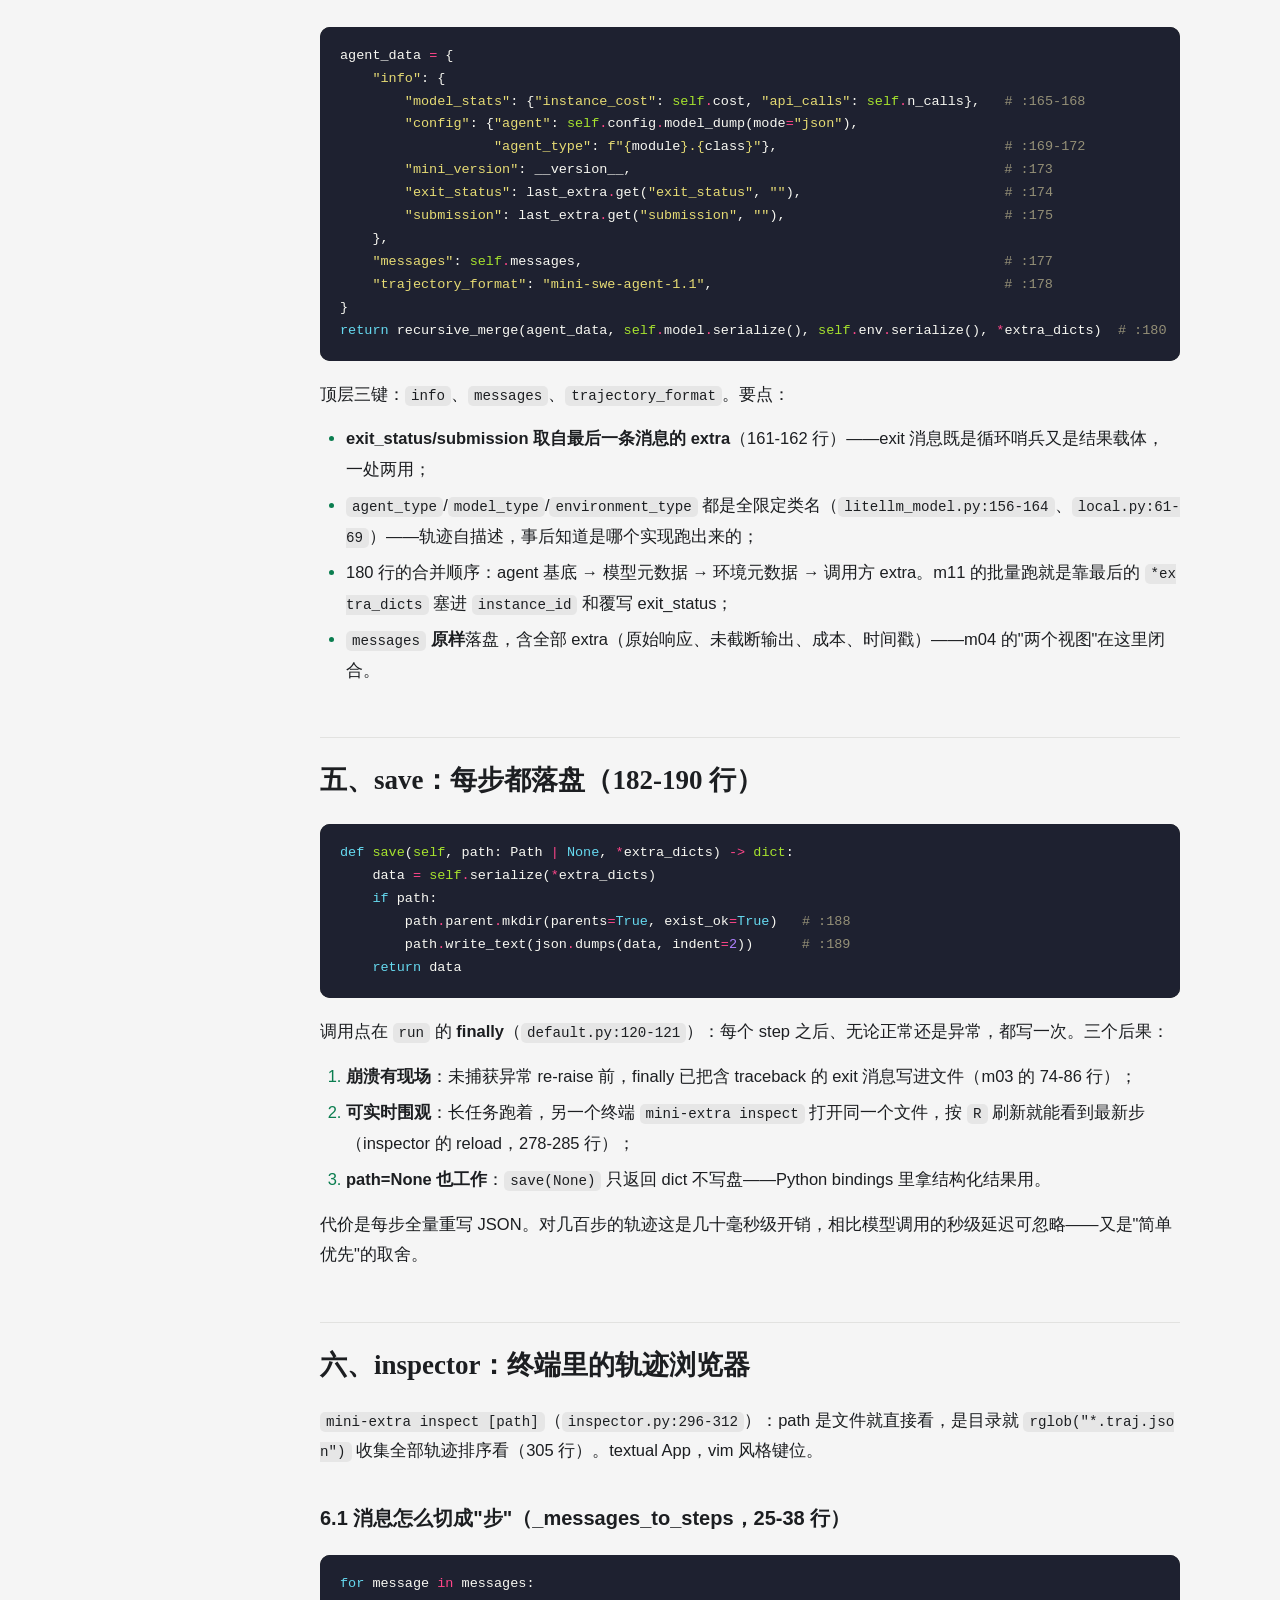
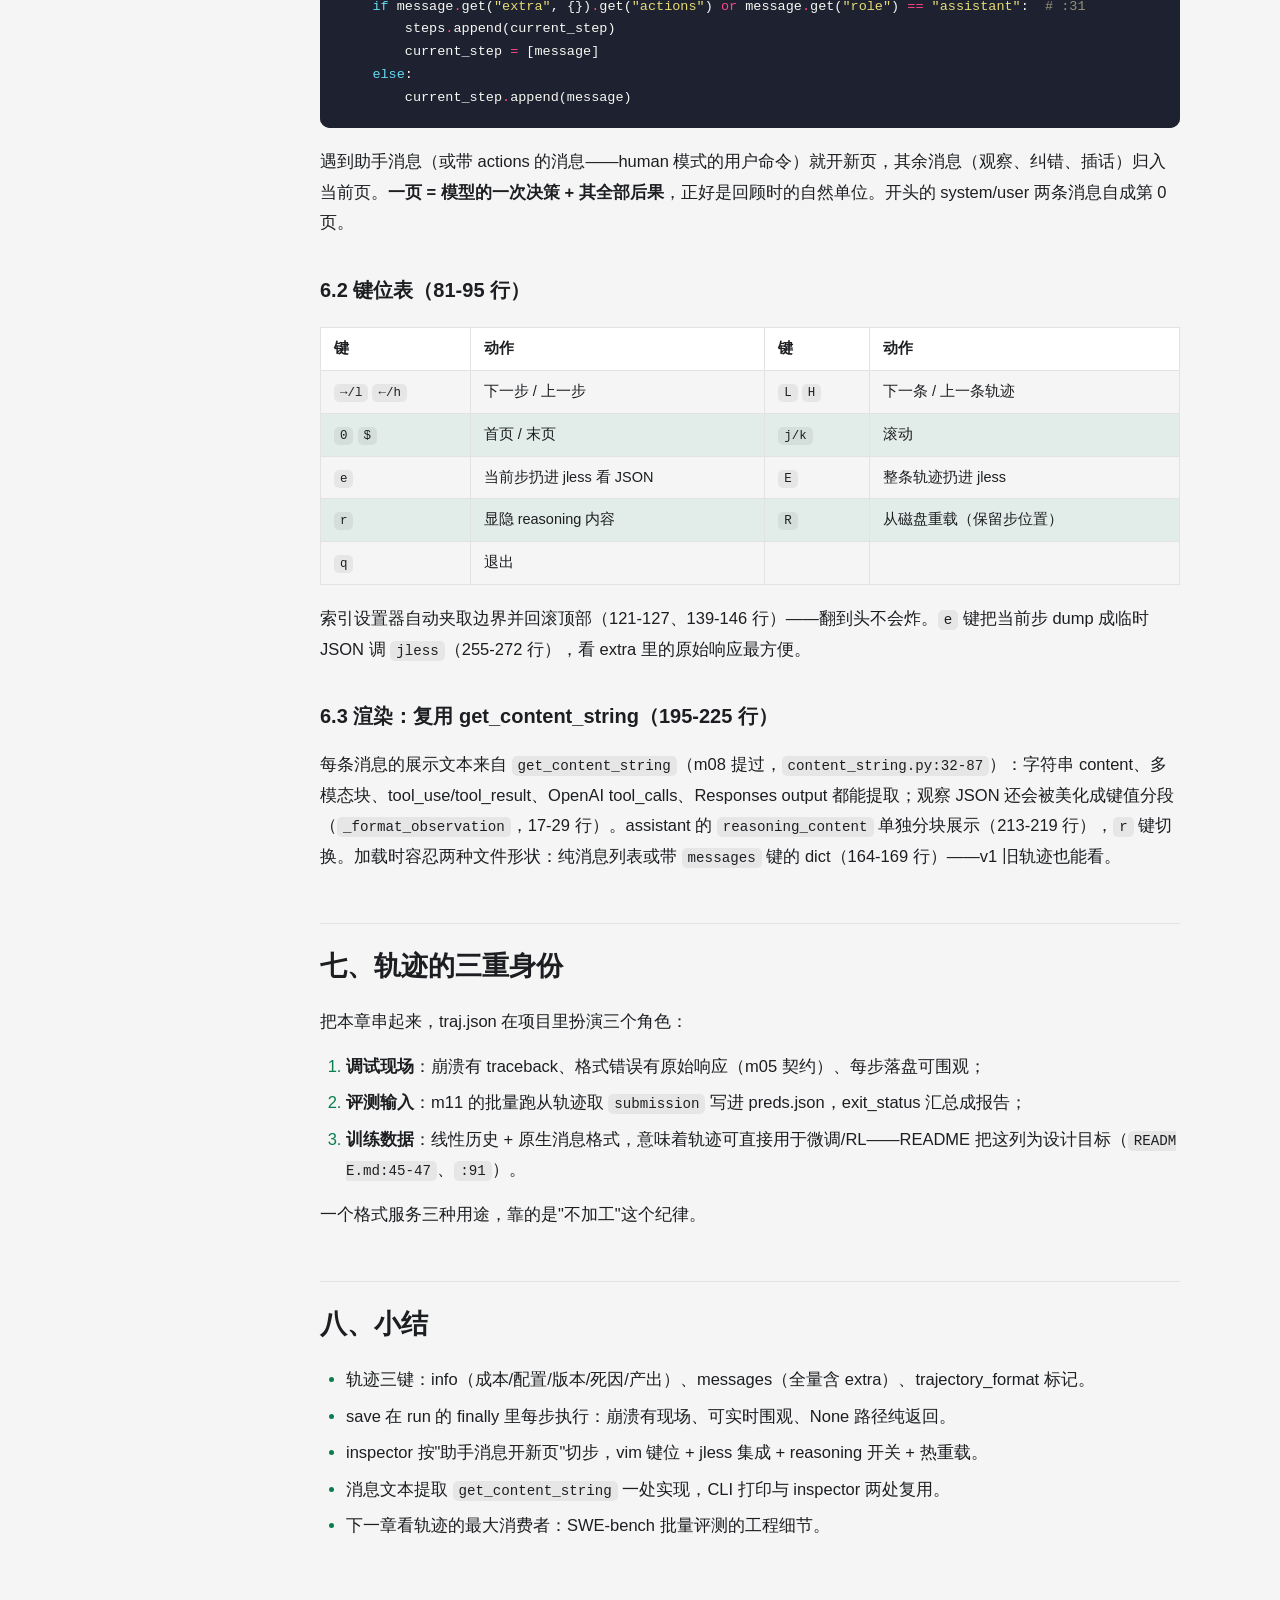
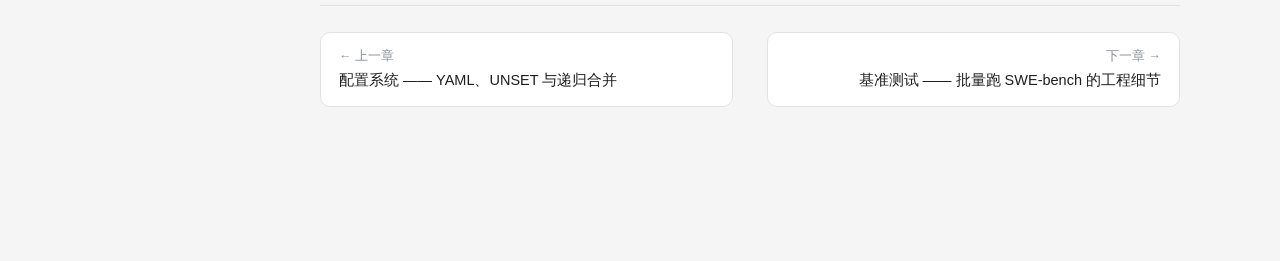
<file: modules/m10-trajectory.html>
<!DOCTYPE html>
<html lang="zh-CN">
<head>
<meta charset="utf-8">
<meta name="viewport" content="width=device-width, initial-scale=1">
<title>轨迹持久化 —— traj.json 与 inspector | mini-swe-agent 源码教程</title>
<script>(function(){var t=localStorage.getItem("theme");
if(!t){t=matchMedia("(prefers-color-scheme: dark)").matches?"dark":"light";}
document.documentElement.dataset.theme=t;})();</script>
<link rel="stylesheet" href="../styles.css">
<link rel="stylesheet" href="../pygments.css">
</head>
<body>
<div class="page">
<aside class="sidebar">
  <p class="book-title">mini-swe-agent<br>源码教程</p>
  <p class="book-sub">基于 v2.4.6 · 12 章</p>
  <nav><a href="../index.html">首页</a>
<a href="../modules/m01-overview.html"><span class="no">M01</span>概览</a>
<a href="../modules/m02-package-map.html"><span class="no">M02</span>包地图</a>
<a href="../modules/m03-agent-loop.html"><span class="no">M03</span>Agent 循环</a>
<a href="../modules/m04-messages-templates.html"><span class="no">M04</span>消息与模板</a>
<a href="../modules/m05-model-call.html"><span class="no">M05</span>模型调用</a>
<a href="../modules/m06-actions.html"><span class="no">M06</span>动作解析</a>
<a href="../modules/m07-environments.html"><span class="no">M07</span>环境</a>
<a href="../modules/m08-interactive.html"><span class="no">M08</span>交互模式</a>
<a href="../modules/m09-config.html"><span class="no">M09</span>配置系统</a>
<a href="../modules/m10-trajectory.html" class="active"><span class="no">M10</span>轨迹持久化</a>
<a href="../modules/m11-swebench.html"><span class="no">M11</span>基准测试</a>
<a href="../modules/m12-extending.html"><span class="no">M12</span>扩展指南</a></nav>
</aside>
<div class="main">
  <div class="topbar"><button class="theme-toggle" onclick="toggleTheme()">切换明暗</button></div>
  <div class="content">
<h1>轨迹持久化 —— traj.json 与 inspector</h1>
<p class="meta">约 15 分钟读完</p><blockquote>
<p>本章源文件：<code>src/minisweagent/agents/default.py:159-190</code>、<code>run/utilities/inspector.py</code>（316 行）、<code>models/utils/content_string.py</code>（87 行）。</p>
</blockquote>
<h2>一、引子：跑完留下的那个文件</h2>
<p>每次 <code>mini</code> 运行结束（甚至崩溃），磁盘上都会留下一个 <code>*.traj.json</code>。它是调试现场、是评测输入、也是微调数据——m01 说"轨迹和 messages 是同一个东西"，落盘格式就是这个性质的载体。读完你应该能回答三个问题：</p>
<ol>
<li>traj.json 的顶层结构是什么？<code>trajectory_format: "mini-swe-agent-1.1"</code> 标记在哪？</li>
<li>为什么 agent 每步都保存而不是跑完才保存？崩溃时文件里会有什么？</li>
<li>inspector 怎么把一串消息切成"步"来翻页？快捷键体系是什么？</li>
</ol>
<h2>二、先把词对齐</h2>
<div class="table-wrap"><table>
<thead>
<tr>
<th>术语</th>
<th>含义</th>
</tr>
</thead>
<tbody>
<tr>
<td>trajectory</td>
<td>一次运行的完整记录：消息列表 + 元信息</td>
</tr>
<tr>
<td>exit_status</td>
<td>死因标签：Submitted / LimitsExceeded / TimeExceeded / RepeatedFormatError / 异常类名</td>
</tr>
<tr>
<td>submission</td>
<td>任务产出（SWE-bench 场景就是 git patch 文本）</td>
</tr>
<tr>
<td>inspector</td>
<td><code>mini-extra inspect</code>，textual 写的终端轨迹浏览器</td>
</tr>
<tr>
<td>step（inspector 语义）</td>
<td>一次助手决策开新页，其后归入本页的所有消息（观察、纠错、插话）作为一页展示</td>
</tr>
</tbody>
</table></div>
<h2>三、全景：从内存到磁盘再到眼睛</h2>
<div class="codehilite"><pre><span></span><code>DefaultAgent.run 循环                         default.py:88-124
   │  每步 finally
   ▼
agent.save(output_path)                       default.py:120-121 → 182-190
   │  serialize()：info + messages + format   :159-180
   │  再合并 model.serialize()、env.serialize()、调用方 extra
   ▼
*.traj.json（每步全量重写）
   │
   ├─→ mini-extra inspect：textual 翻页回放    inspector.py:296-312
   ├─→ m11 批量评测：取 submission 写 preds.json
   └─→ 微调/RL：线性历史直接当训练数据
</code></pre></div>

<p>一条"不加工"的管道：内存里的 messages 原样落盘，下游三个消费者各取所需。下面按管道顺序精读。</p>
<h2>四、serialize：轨迹的解剖（default.py:159-180）</h2>
<div class="codehilite"><pre><span></span><code><span class="n">agent_data</span> <span class="o">=</span> <span class="p">{</span>
    <span class="s2">"info"</span><span class="p">:</span> <span class="p">{</span>
        <span class="s2">"model_stats"</span><span class="p">:</span> <span class="p">{</span><span class="s2">"instance_cost"</span><span class="p">:</span> <span class="bp">self</span><span class="o">.</span><span class="n">cost</span><span class="p">,</span> <span class="s2">"api_calls"</span><span class="p">:</span> <span class="bp">self</span><span class="o">.</span><span class="n">n_calls</span><span class="p">},</span>   <span class="c1"># :165-168</span>
        <span class="s2">"config"</span><span class="p">:</span> <span class="p">{</span><span class="s2">"agent"</span><span class="p">:</span> <span class="bp">self</span><span class="o">.</span><span class="n">config</span><span class="o">.</span><span class="n">model_dump</span><span class="p">(</span><span class="n">mode</span><span class="o">=</span><span class="s2">"json"</span><span class="p">),</span>
                   <span class="s2">"agent_type"</span><span class="p">:</span> <span class="sa">f</span><span class="s2">"</span><span class="si">{</span><span class="n">module</span><span class="si">}</span><span class="s2">.</span><span class="si">{</span><span class="n">class</span><span class="si">}</span><span class="s2">"</span><span class="p">},</span>                            <span class="c1"># :169-172</span>
        <span class="s2">"mini_version"</span><span class="p">:</span> <span class="n">__version__</span><span class="p">,</span>                                              <span class="c1"># :173</span>
        <span class="s2">"exit_status"</span><span class="p">:</span> <span class="n">last_extra</span><span class="o">.</span><span class="n">get</span><span class="p">(</span><span class="s2">"exit_status"</span><span class="p">,</span> <span class="s2">""</span><span class="p">),</span>                         <span class="c1"># :174</span>
        <span class="s2">"submission"</span><span class="p">:</span> <span class="n">last_extra</span><span class="o">.</span><span class="n">get</span><span class="p">(</span><span class="s2">"submission"</span><span class="p">,</span> <span class="s2">""</span><span class="p">),</span>                           <span class="c1"># :175</span>
    <span class="p">},</span>
    <span class="s2">"messages"</span><span class="p">:</span> <span class="bp">self</span><span class="o">.</span><span class="n">messages</span><span class="p">,</span>                                                    <span class="c1"># :177</span>
    <span class="s2">"trajectory_format"</span><span class="p">:</span> <span class="s2">"mini-swe-agent-1.1"</span><span class="p">,</span>                                    <span class="c1"># :178</span>
<span class="p">}</span>
<span class="k">return</span> <span class="n">recursive_merge</span><span class="p">(</span><span class="n">agent_data</span><span class="p">,</span> <span class="bp">self</span><span class="o">.</span><span class="n">model</span><span class="o">.</span><span class="n">serialize</span><span class="p">(),</span> <span class="bp">self</span><span class="o">.</span><span class="n">env</span><span class="o">.</span><span class="n">serialize</span><span class="p">(),</span> <span class="o">*</span><span class="n">extra_dicts</span><span class="p">)</span>  <span class="c1"># :180</span>
</code></pre></div>

<p>顶层三键：<code>info</code>、<code>messages</code>、<code>trajectory_format</code>。要点：</p>
<ul>
<li><strong>exit_status/submission 取自最后一条消息的 extra</strong>（161-162 行）——exit 消息既是循环哨兵又是结果载体，一处两用；</li>
<li><code>agent_type</code>/<code>model_type</code>/<code>environment_type</code> 都是全限定类名（<code>litellm_model.py:156-164</code>、<code>local.py:61-69</code>）——轨迹自描述，事后知道是哪个实现跑出来的；</li>
<li>180 行的合并顺序：agent 基底 → 模型元数据 → 环境元数据 → 调用方 extra。m11 的批量跑就是靠最后的 <code>*extra_dicts</code> 塞进 <code>instance_id</code> 和覆写 exit_status；</li>
<li><code>messages</code> <strong>原样</strong>落盘，含全部 extra（原始响应、未截断输出、成本、时间戳）——m04 的"两个视图"在这里闭合。</li>
</ul>
<h2>五、save：每步都落盘（182-190 行）</h2>
<div class="codehilite"><pre><span></span><code><span class="k">def</span><span class="w"> </span><span class="nf">save</span><span class="p">(</span><span class="bp">self</span><span class="p">,</span> <span class="n">path</span><span class="p">:</span> <span class="n">Path</span> <span class="o">|</span> <span class="kc">None</span><span class="p">,</span> <span class="o">*</span><span class="n">extra_dicts</span><span class="p">)</span> <span class="o">-&gt;</span> <span class="nb">dict</span><span class="p">:</span>
    <span class="n">data</span> <span class="o">=</span> <span class="bp">self</span><span class="o">.</span><span class="n">serialize</span><span class="p">(</span><span class="o">*</span><span class="n">extra_dicts</span><span class="p">)</span>
    <span class="k">if</span> <span class="n">path</span><span class="p">:</span>
        <span class="n">path</span><span class="o">.</span><span class="n">parent</span><span class="o">.</span><span class="n">mkdir</span><span class="p">(</span><span class="n">parents</span><span class="o">=</span><span class="kc">True</span><span class="p">,</span> <span class="n">exist_ok</span><span class="o">=</span><span class="kc">True</span><span class="p">)</span>   <span class="c1"># :188</span>
        <span class="n">path</span><span class="o">.</span><span class="n">write_text</span><span class="p">(</span><span class="n">json</span><span class="o">.</span><span class="n">dumps</span><span class="p">(</span><span class="n">data</span><span class="p">,</span> <span class="n">indent</span><span class="o">=</span><span class="mi">2</span><span class="p">))</span>      <span class="c1"># :189</span>
    <span class="k">return</span> <span class="n">data</span>
</code></pre></div>

<p>调用点在 <code>run</code> 的 <strong>finally</strong>（<code>default.py:120-121</code>）：每个 step 之后、无论正常还是异常，都写一次。三个后果：</p>
<ol>
<li><strong>崩溃有现场</strong>：未捕获异常 re-raise 前，finally 已把含 traceback 的 exit 消息写进文件（m03 的 74-86 行）；</li>
<li><strong>可实时围观</strong>：长任务跑着，另一个终端 <code>mini-extra inspect</code> 打开同一个文件，按 <code>R</code> 刷新就能看到最新步（inspector 的 reload，278-285 行）；</li>
<li><strong>path=None 也工作</strong>：<code>save(None)</code> 只返回 dict 不写盘——Python bindings 里拿结构化结果用。</li>
</ol>
<p>代价是每步全量重写 JSON。对几百步的轨迹这是几十毫秒级开销，相比模型调用的秒级延迟可忽略——又是"简单优先"的取舍。</p>
<h2>六、inspector：终端里的轨迹浏览器</h2>
<p><code>mini-extra inspect [path]</code>（<code>inspector.py:296-312</code>）：path 是文件就直接看，是目录就 <code>rglob("*.traj.json")</code> 收集全部轨迹排序看（305 行）。textual App，vim 风格键位。</p>
<h3>6.1 消息怎么切成"步"（_messages_to_steps，25-38 行）</h3>
<div class="codehilite"><pre><span></span><code><span class="k">for</span> <span class="n">message</span> <span class="ow">in</span> <span class="n">messages</span><span class="p">:</span>
    <span class="k">if</span> <span class="n">message</span><span class="o">.</span><span class="n">get</span><span class="p">(</span><span class="s2">"extra"</span><span class="p">,</span> <span class="p">{})</span><span class="o">.</span><span class="n">get</span><span class="p">(</span><span class="s2">"actions"</span><span class="p">)</span> <span class="ow">or</span> <span class="n">message</span><span class="o">.</span><span class="n">get</span><span class="p">(</span><span class="s2">"role"</span><span class="p">)</span> <span class="o">==</span> <span class="s2">"assistant"</span><span class="p">:</span>  <span class="c1"># :31</span>
        <span class="n">steps</span><span class="o">.</span><span class="n">append</span><span class="p">(</span><span class="n">current_step</span><span class="p">)</span>
        <span class="n">current_step</span> <span class="o">=</span> <span class="p">[</span><span class="n">message</span><span class="p">]</span>
    <span class="k">else</span><span class="p">:</span>
        <span class="n">current_step</span><span class="o">.</span><span class="n">append</span><span class="p">(</span><span class="n">message</span><span class="p">)</span>
</code></pre></div>

<p>遇到助手消息（或带 actions 的消息——human 模式的用户命令）就开新页，其余消息（观察、纠错、插话）归入当前页。<strong>一页 = 模型的一次决策 + 其全部后果</strong>，正好是回顾时的自然单位。开头的 system/user 两条消息自成第 0 页。</p>
<h3>6.2 键位表（81-95 行）</h3>
<div class="table-wrap"><table>
<thead>
<tr>
<th>键</th>
<th>动作</th>
<th>键</th>
<th>动作</th>
</tr>
</thead>
<tbody>
<tr>
<td><code>→/l</code> <code>←/h</code></td>
<td>下一步 / 上一步</td>
<td><code>L</code> <code>H</code></td>
<td>下一条 / 上一条轨迹</td>
</tr>
<tr>
<td><code>0</code> <code>$</code></td>
<td>首页 / 末页</td>
<td><code>j/k</code></td>
<td>滚动</td>
</tr>
<tr>
<td><code>e</code></td>
<td>当前步扔进 jless 看 JSON</td>
<td><code>E</code></td>
<td>整条轨迹扔进 jless</td>
</tr>
<tr>
<td><code>r</code></td>
<td>显隐 reasoning 内容</td>
<td><code>R</code></td>
<td>从磁盘重载（保留步位置）</td>
</tr>
<tr>
<td><code>q</code></td>
<td>退出</td>
<td></td>
<td></td>
</tr>
</tbody>
</table></div>
<p>索引设置器自动夹取边界并回滚顶部（121-127、139-146 行）——翻到头不会炸。<code>e</code> 键把当前步 dump 成临时 JSON 调 <code>jless</code>（255-272 行），看 extra 里的原始响应最方便。</p>
<h3>6.3 渲染：复用 get_content_string（195-225 行）</h3>
<p>每条消息的展示文本来自 <code>get_content_string</code>（m08 提过，<code>content_string.py:32-87</code>）：字符串 content、多模态块、tool_use/tool_result、OpenAI tool_calls、Responses output 都能提取；观察 JSON 还会被美化成键值分段（<code>_format_observation</code>，17-29 行）。assistant 的 <code>reasoning_content</code> 单独分块展示（213-219 行），<code>r</code> 键切换。加载时容忍两种文件形状：纯消息列表或带 <code>messages</code> 键的 dict（164-169 行）——v1 旧轨迹也能看。</p>
<h2>七、轨迹的三重身份</h2>
<p>把本章串起来，traj.json 在项目里扮演三个角色：</p>
<ol>
<li><strong>调试现场</strong>：崩溃有 traceback、格式错误有原始响应（m05 契约）、每步落盘可围观；</li>
<li><strong>评测输入</strong>：m11 的批量跑从轨迹取 <code>submission</code> 写进 preds.json，exit_status 汇总成报告；</li>
<li><strong>训练数据</strong>：线性历史 + 原生消息格式，意味着轨迹可直接用于微调/RL——README 把这列为设计目标（<code>README.md:45-47</code>、<code>:91</code>）。</li>
</ol>
<p>一个格式服务三种用途，靠的是"不加工"这个纪律。</p>
<h2>八、小结</h2>
<ul>
<li>轨迹三键：info（成本/配置/版本/死因/产出）、messages（全量含 extra）、trajectory_format 标记。</li>
<li>save 在 run 的 finally 里每步执行：崩溃有现场、可实时围观、None 路径纯返回。</li>
<li>inspector 按"助手消息开新页"切步，vim 键位 + jless 集成 + reasoning 开关 + 热重载。</li>
<li>消息文本提取 <code>get_content_string</code> 一处实现，CLI 打印与 inspector 两处复用。</li>
<li>下一章看轨迹的最大消费者：SWE-bench 批量评测的工程细节。</li>
</ul>
<div class="pager"><a href="m09-config.html"><span class="dir">← 上一章</span>配置系统 —— YAML、UNSET 与递归合并</a><a class="next" href="m11-swebench.html"><span class="dir">下一章 →</span>基准测试 —— 批量跑 SWE-bench 的工程细节</a></div>
  </div>
</div>
</div>
<script>function toggleTheme(){var h=document.documentElement;
var t=h.dataset.theme==="dark"?"light":"dark";h.dataset.theme=t;localStorage.setItem("theme",t);}</script>
</body>
</html>
</file>
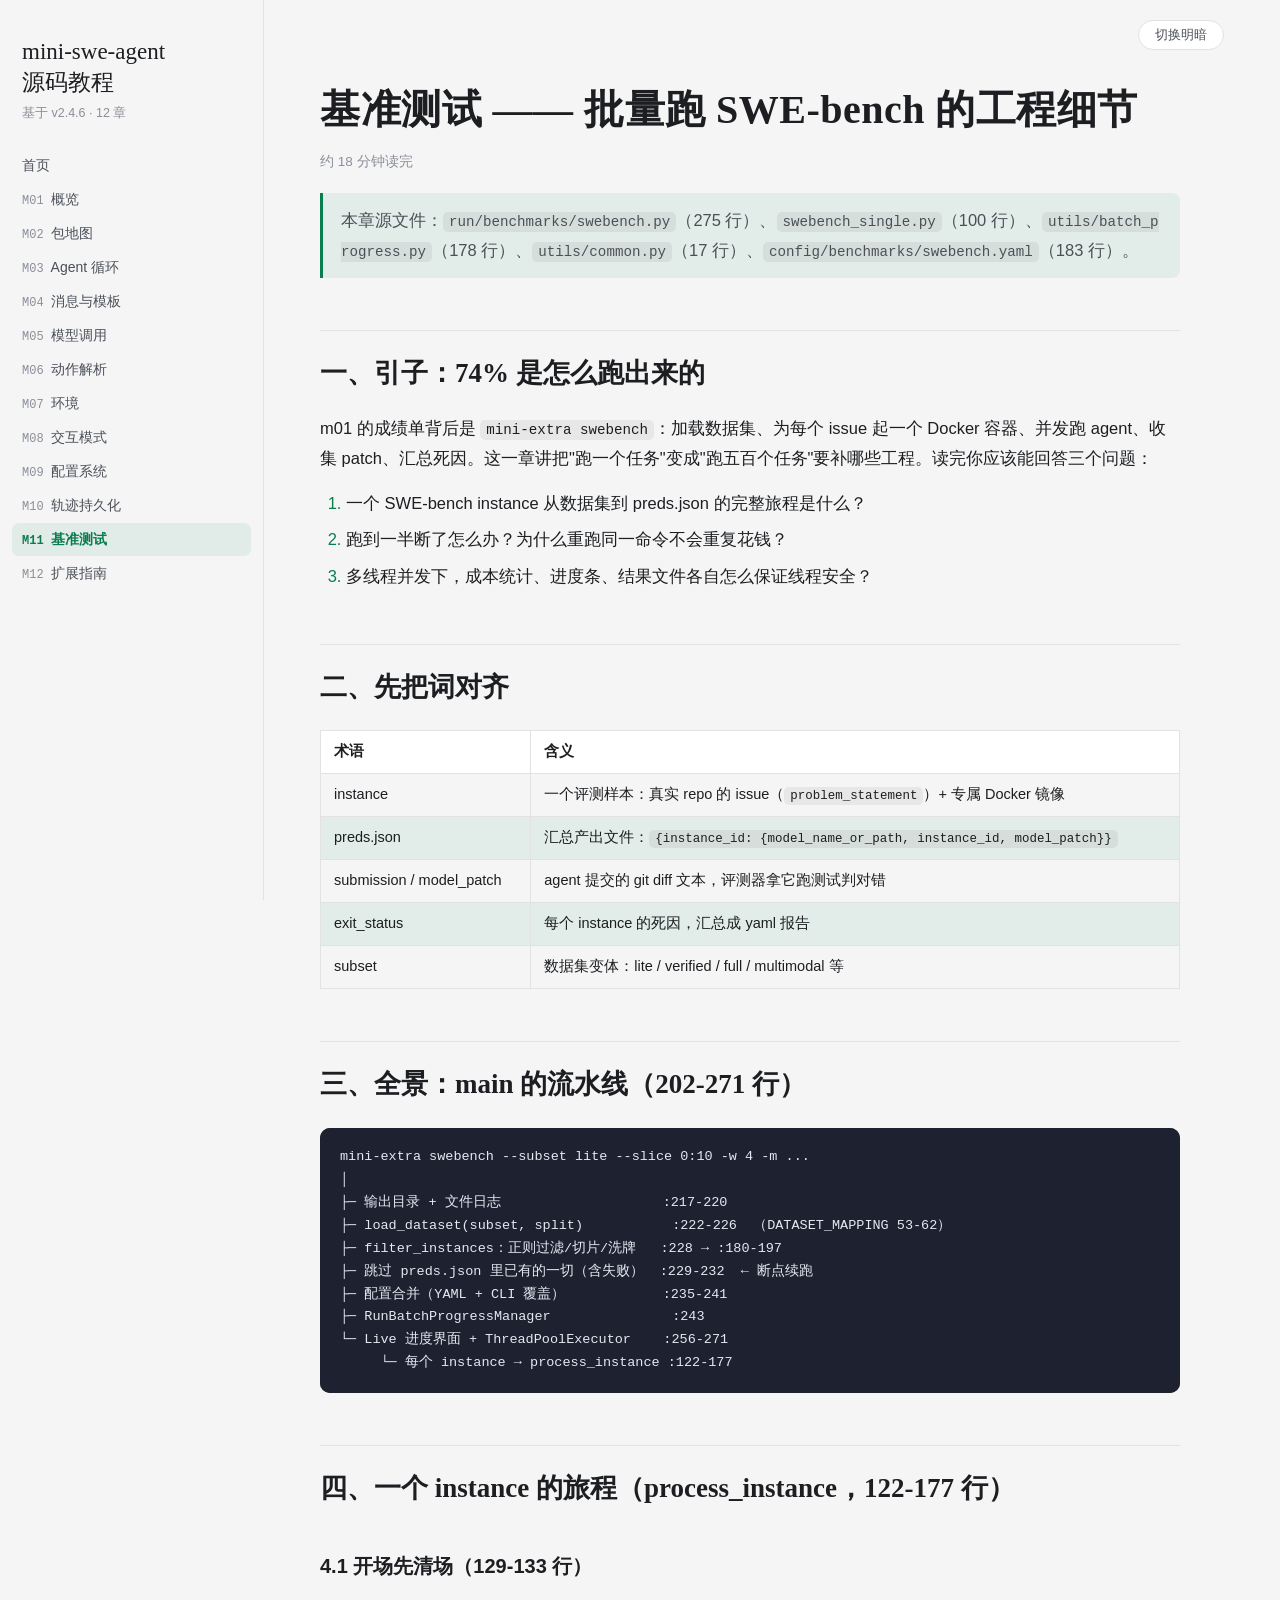
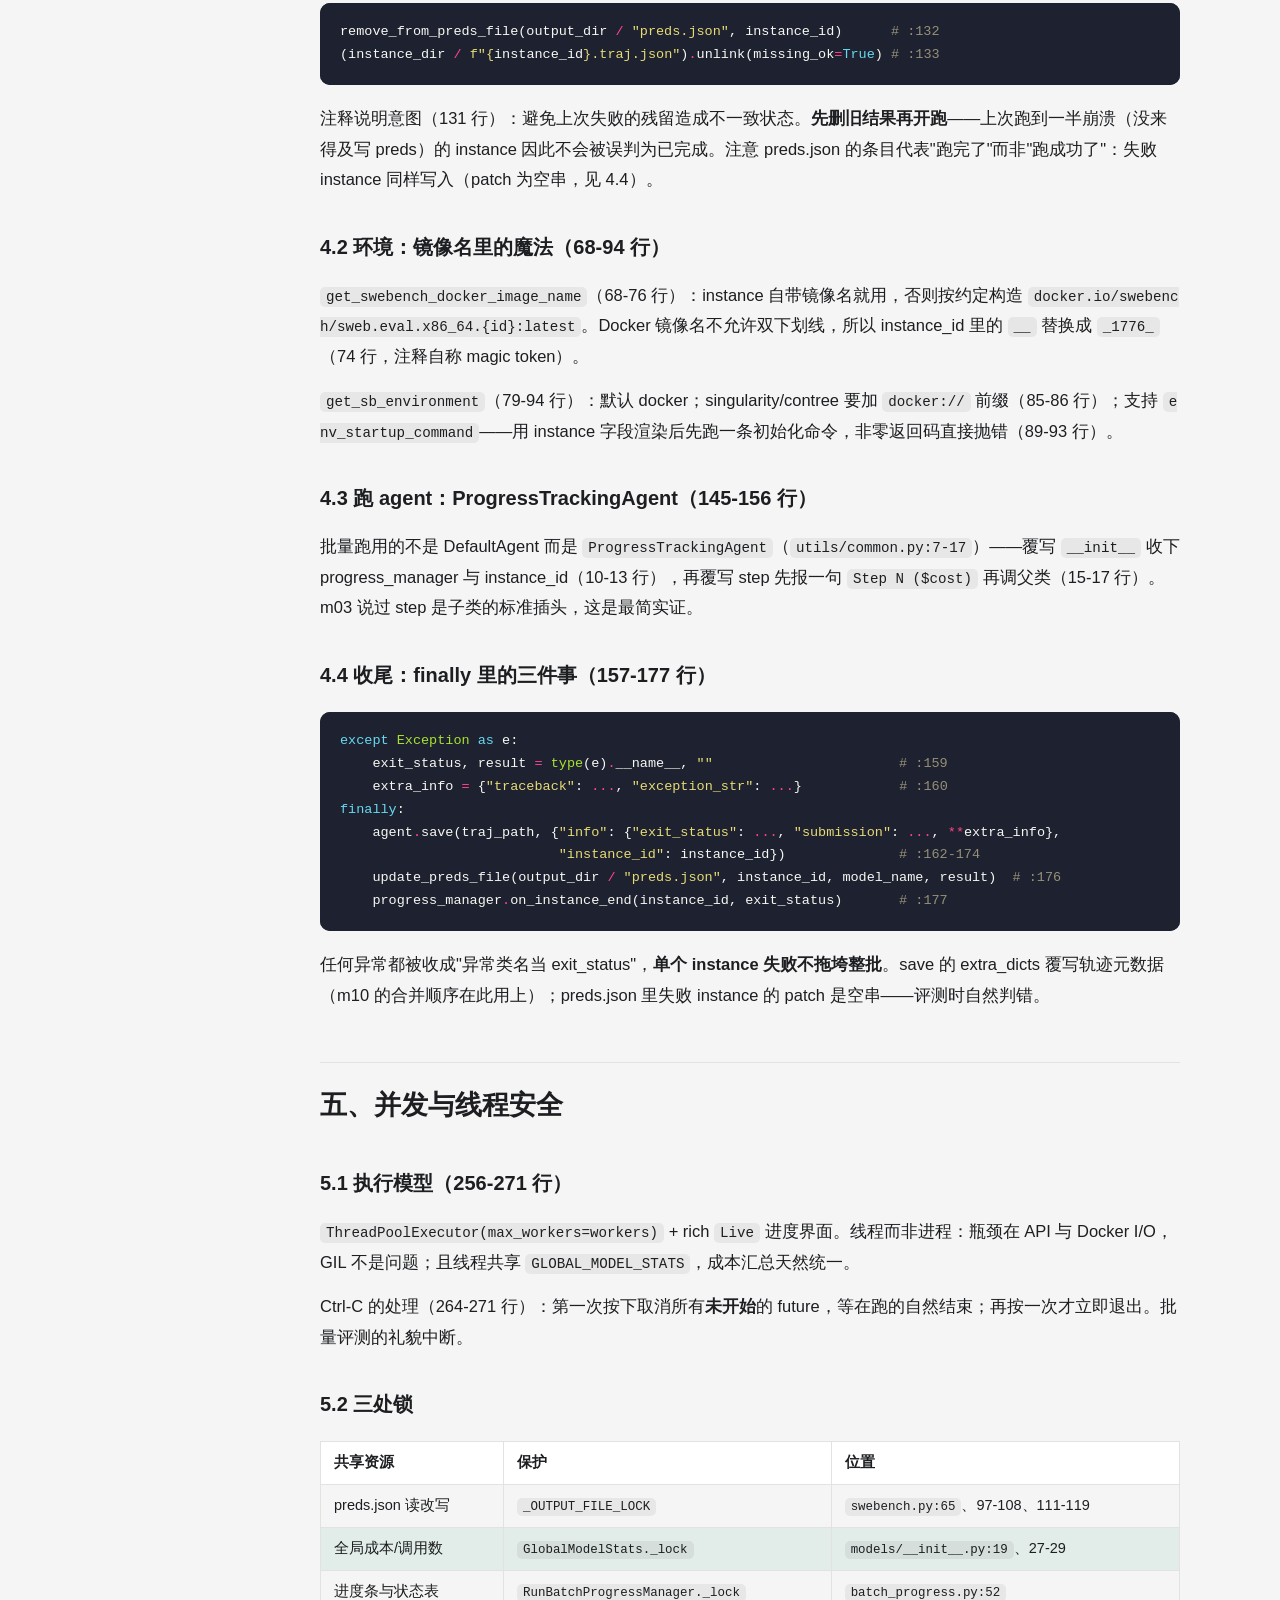
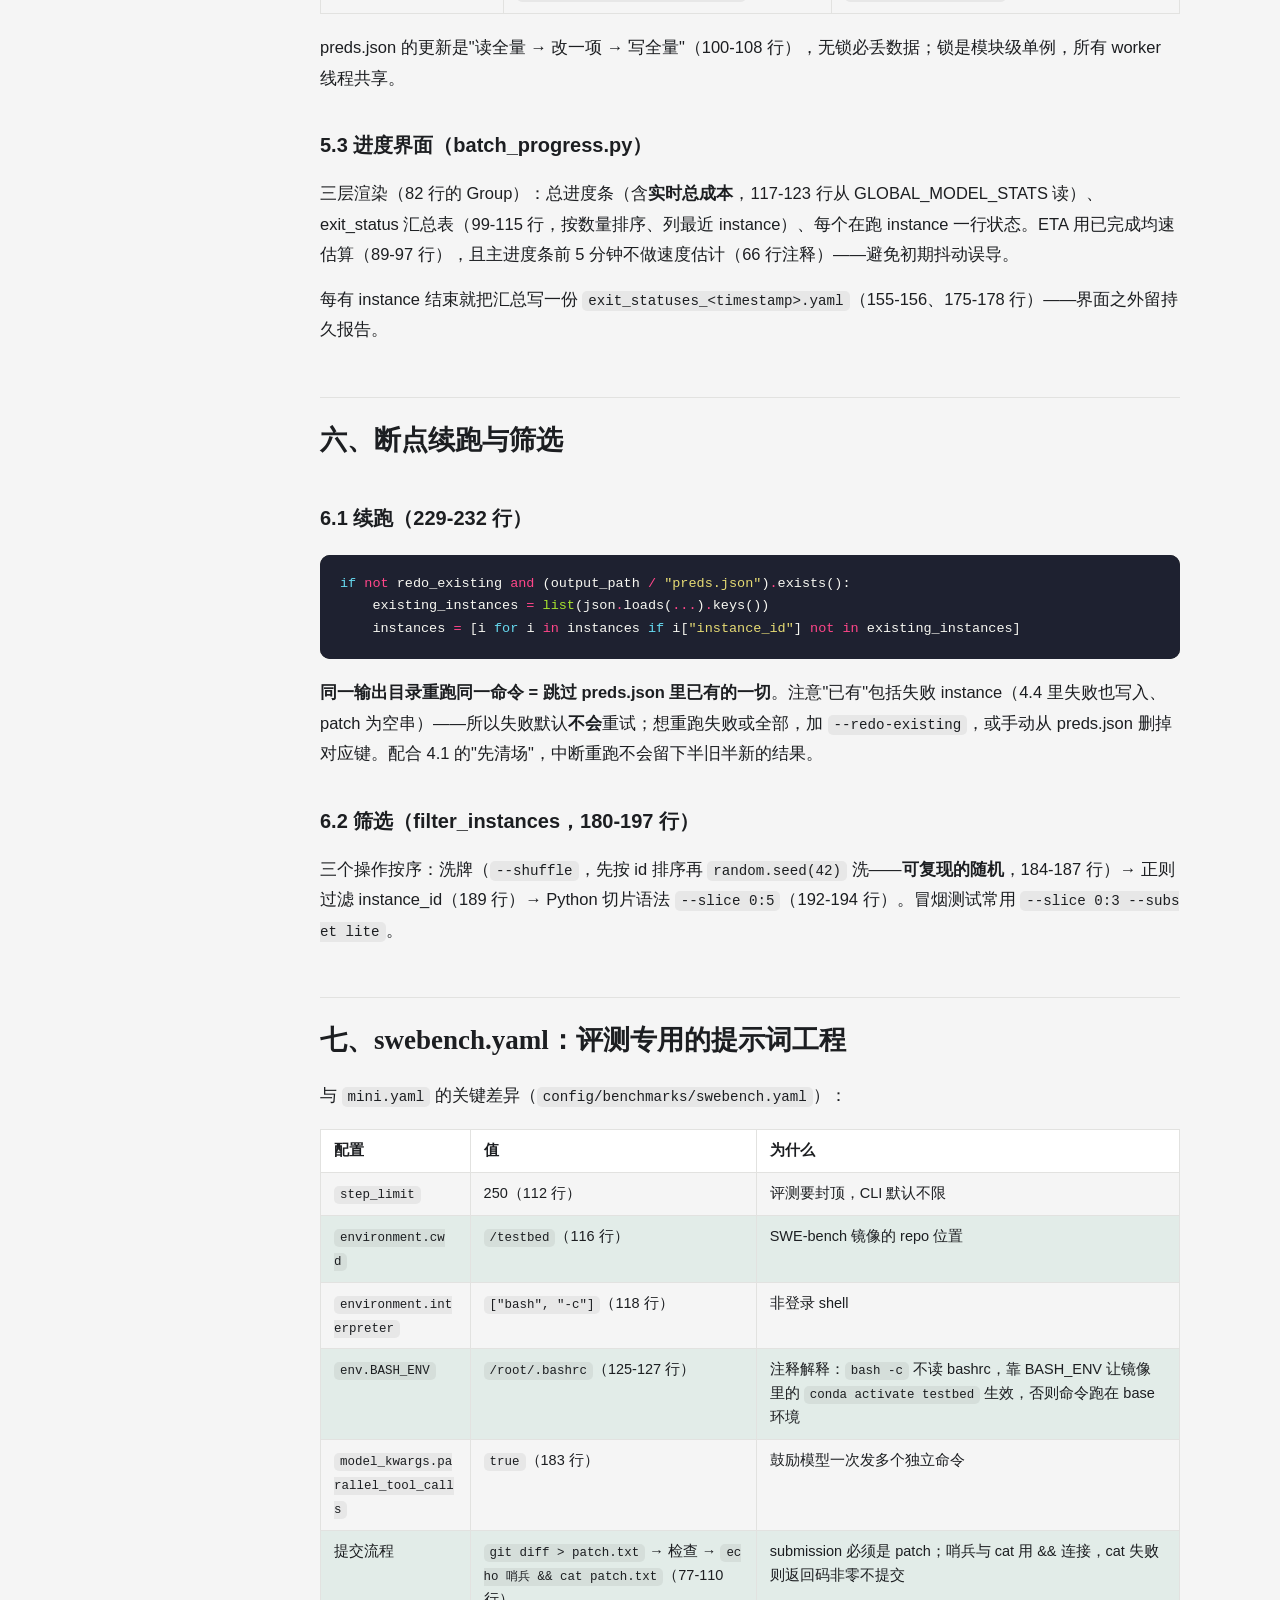
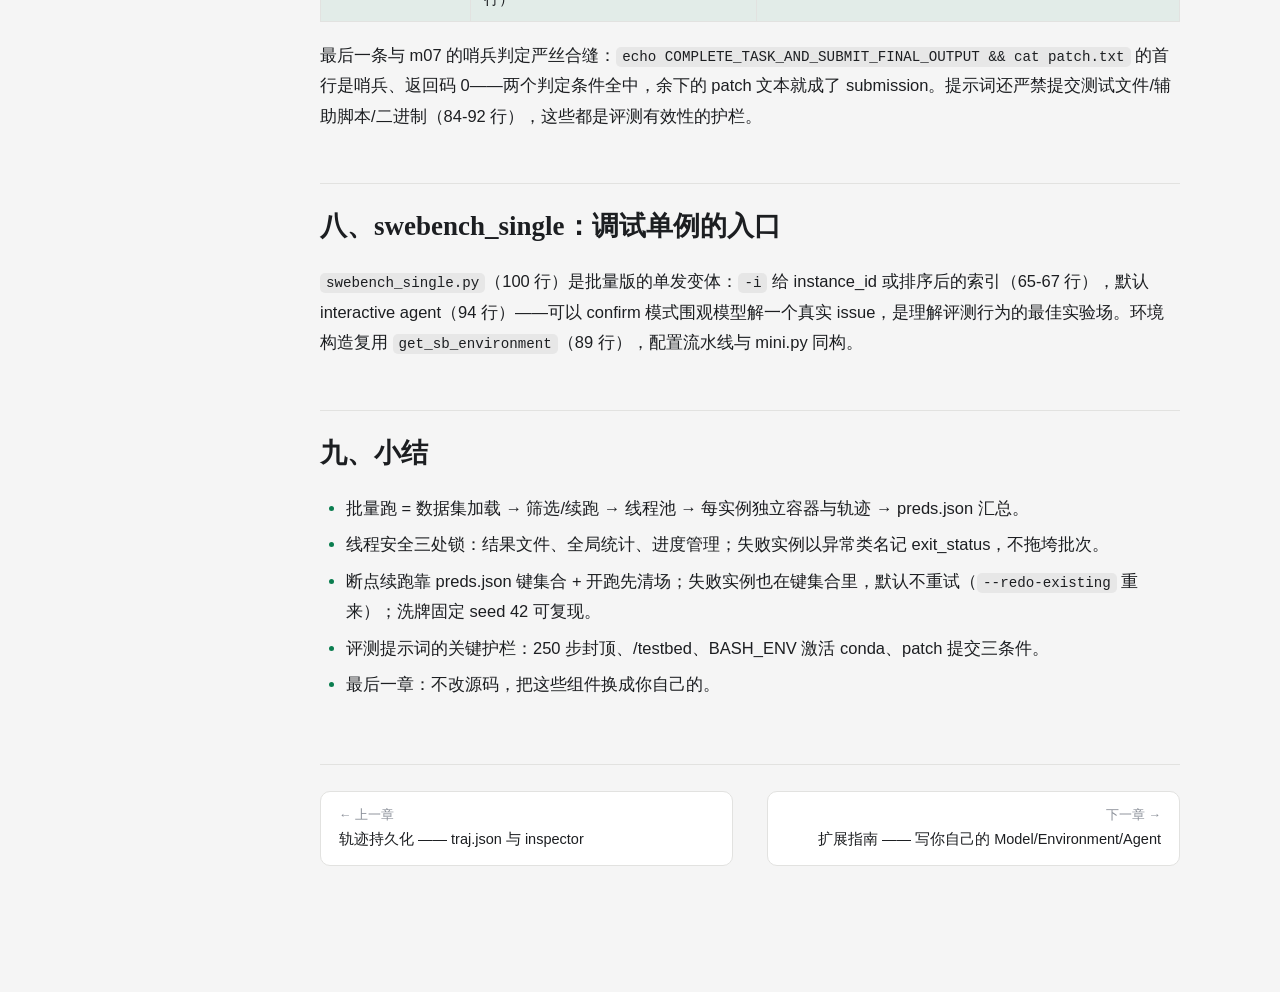
<file: modules/m11-swebench.html>
<!DOCTYPE html>
<html lang="zh-CN">
<head>
<meta charset="utf-8">
<meta name="viewport" content="width=device-width, initial-scale=1">
<title>基准测试 —— 批量跑 SWE-bench 的工程细节 | mini-swe-agent 源码教程</title>
<script>(function(){var t=localStorage.getItem("theme");
if(!t){t=matchMedia("(prefers-color-scheme: dark)").matches?"dark":"light";}
document.documentElement.dataset.theme=t;})();</script>
<link rel="stylesheet" href="../styles.css">
<link rel="stylesheet" href="../pygments.css">
</head>
<body>
<div class="page">
<aside class="sidebar">
  <p class="book-title">mini-swe-agent<br>源码教程</p>
  <p class="book-sub">基于 v2.4.6 · 12 章</p>
  <nav><a href="../index.html">首页</a>
<a href="../modules/m01-overview.html"><span class="no">M01</span>概览</a>
<a href="../modules/m02-package-map.html"><span class="no">M02</span>包地图</a>
<a href="../modules/m03-agent-loop.html"><span class="no">M03</span>Agent 循环</a>
<a href="../modules/m04-messages-templates.html"><span class="no">M04</span>消息与模板</a>
<a href="../modules/m05-model-call.html"><span class="no">M05</span>模型调用</a>
<a href="../modules/m06-actions.html"><span class="no">M06</span>动作解析</a>
<a href="../modules/m07-environments.html"><span class="no">M07</span>环境</a>
<a href="../modules/m08-interactive.html"><span class="no">M08</span>交互模式</a>
<a href="../modules/m09-config.html"><span class="no">M09</span>配置系统</a>
<a href="../modules/m10-trajectory.html"><span class="no">M10</span>轨迹持久化</a>
<a href="../modules/m11-swebench.html" class="active"><span class="no">M11</span>基准测试</a>
<a href="../modules/m12-extending.html"><span class="no">M12</span>扩展指南</a></nav>
</aside>
<div class="main">
  <div class="topbar"><button class="theme-toggle" onclick="toggleTheme()">切换明暗</button></div>
  <div class="content">
<h1>基准测试 —— 批量跑 SWE-bench 的工程细节</h1>
<p class="meta">约 18 分钟读完</p><blockquote>
<p>本章源文件：<code>run/benchmarks/swebench.py</code>（275 行）、<code>swebench_single.py</code>（100 行）、<code>utils/batch_progress.py</code>（178 行）、<code>utils/common.py</code>（17 行）、<code>config/benchmarks/swebench.yaml</code>（183 行）。</p>
</blockquote>
<h2>一、引子：74% 是怎么跑出来的</h2>
<p>m01 的成绩单背后是 <code>mini-extra swebench</code>：加载数据集、为每个 issue 起一个 Docker 容器、并发跑 agent、收集 patch、汇总死因。这一章讲把"跑一个任务"变成"跑五百个任务"要补哪些工程。读完你应该能回答三个问题：</p>
<ol>
<li>一个 SWE-bench instance 从数据集到 preds.json 的完整旅程是什么？</li>
<li>跑到一半断了怎么办？为什么重跑同一命令不会重复花钱？</li>
<li>多线程并发下，成本统计、进度条、结果文件各自怎么保证线程安全？</li>
</ol>
<h2>二、先把词对齐</h2>
<div class="table-wrap"><table>
<thead>
<tr>
<th>术语</th>
<th>含义</th>
</tr>
</thead>
<tbody>
<tr>
<td>instance</td>
<td>一个评测样本：真实 repo 的 issue（<code>problem_statement</code>）+ 专属 Docker 镜像</td>
</tr>
<tr>
<td>preds.json</td>
<td>汇总产出文件：<code>{instance_id: {model_name_or_path, instance_id, model_patch}}</code></td>
</tr>
<tr>
<td>submission / model_patch</td>
<td>agent 提交的 git diff 文本，评测器拿它跑测试判对错</td>
</tr>
<tr>
<td>exit_status</td>
<td>每个 instance 的死因，汇总成 yaml 报告</td>
</tr>
<tr>
<td>subset</td>
<td>数据集变体：lite / verified / full / multimodal 等</td>
</tr>
</tbody>
</table></div>
<h2>三、全景：main 的流水线（202-271 行）</h2>
<div class="codehilite"><pre><span></span><code>mini-extra swebench --subset lite --slice 0:10 -w 4 -m ...
│
├─ 输出目录 + 文件日志                    :217-220
├─ load_dataset(subset, split)           :222-226  （DATASET_MAPPING 53-62）
├─ filter_instances：正则过滤/切片/洗牌   :228 → :180-197
├─ 跳过 preds.json 里已有的一切（含失败）  :229-232  ← 断点续跑
├─ 配置合并（YAML + CLI 覆盖）            :235-241
├─ RunBatchProgressManager               :243
└─ Live 进度界面 + ThreadPoolExecutor    :256-271
     └─ 每个 instance → process_instance :122-177
</code></pre></div>

<h2>四、一个 instance 的旅程（process_instance，122-177 行）</h2>
<h3>4.1 开场先清场（129-133 行）</h3>
<div class="codehilite"><pre><span></span><code><span class="n">remove_from_preds_file</span><span class="p">(</span><span class="n">output_dir</span> <span class="o">/</span> <span class="s2">"preds.json"</span><span class="p">,</span> <span class="n">instance_id</span><span class="p">)</span>      <span class="c1"># :132</span>
<span class="p">(</span><span class="n">instance_dir</span> <span class="o">/</span> <span class="sa">f</span><span class="s2">"</span><span class="si">{</span><span class="n">instance_id</span><span class="si">}</span><span class="s2">.traj.json"</span><span class="p">)</span><span class="o">.</span><span class="n">unlink</span><span class="p">(</span><span class="n">missing_ok</span><span class="o">=</span><span class="kc">True</span><span class="p">)</span> <span class="c1"># :133</span>
</code></pre></div>

<p>注释说明意图（131 行）：避免上次失败的残留造成不一致状态。<strong>先删旧结果再开跑</strong>——上次跑到一半崩溃（没来得及写 preds）的 instance 因此不会被误判为已完成。注意 preds.json 的条目代表"跑完了"而非"跑成功了"：失败 instance 同样写入（patch 为空串，见 4.4）。</p>
<h3>4.2 环境：镜像名里的魔法（68-94 行）</h3>
<p><code>get_swebench_docker_image_name</code>（68-76 行）：instance 自带镜像名就用，否则按约定构造 <code>docker.io/swebench/sweb.eval.x86_64.{id}:latest</code>。Docker 镜像名不允许双下划线，所以 instance_id 里的 <code>__</code> 替换成 <code>_1776_</code>（74 行，注释自称 magic token）。</p>
<p><code>get_sb_environment</code>（79-94 行）：默认 docker；singularity/contree 要加 <code>docker://</code> 前缀（85-86 行）；支持 <code>env_startup_command</code>——用 instance 字段渲染后先跑一条初始化命令，非零返回码直接抛错（89-93 行）。</p>
<h3>4.3 跑 agent：ProgressTrackingAgent（145-156 行）</h3>
<p>批量跑用的不是 DefaultAgent 而是 <code>ProgressTrackingAgent</code>（<code>utils/common.py:7-17</code>）——覆写 <code>__init__</code> 收下 progress_manager 与 instance_id（10-13 行），再覆写 step 先报一句 <code>Step N ($cost)</code> 再调父类（15-17 行）。m03 说过 step 是子类的标准插头，这是最简实证。</p>
<h3>4.4 收尾：finally 里的三件事（157-177 行）</h3>
<div class="codehilite"><pre><span></span><code><span class="k">except</span> <span class="ne">Exception</span> <span class="k">as</span> <span class="n">e</span><span class="p">:</span>
    <span class="n">exit_status</span><span class="p">,</span> <span class="n">result</span> <span class="o">=</span> <span class="nb">type</span><span class="p">(</span><span class="n">e</span><span class="p">)</span><span class="o">.</span><span class="vm">__name__</span><span class="p">,</span> <span class="s2">""</span>                       <span class="c1"># :159</span>
    <span class="n">extra_info</span> <span class="o">=</span> <span class="p">{</span><span class="s2">"traceback"</span><span class="p">:</span> <span class="o">...</span><span class="p">,</span> <span class="s2">"exception_str"</span><span class="p">:</span> <span class="o">...</span><span class="p">}</span>            <span class="c1"># :160</span>
<span class="k">finally</span><span class="p">:</span>
    <span class="n">agent</span><span class="o">.</span><span class="n">save</span><span class="p">(</span><span class="n">traj_path</span><span class="p">,</span> <span class="p">{</span><span class="s2">"info"</span><span class="p">:</span> <span class="p">{</span><span class="s2">"exit_status"</span><span class="p">:</span> <span class="o">...</span><span class="p">,</span> <span class="s2">"submission"</span><span class="p">:</span> <span class="o">...</span><span class="p">,</span> <span class="o">**</span><span class="n">extra_info</span><span class="p">},</span>
                           <span class="s2">"instance_id"</span><span class="p">:</span> <span class="n">instance_id</span><span class="p">})</span>              <span class="c1"># :162-174</span>
    <span class="n">update_preds_file</span><span class="p">(</span><span class="n">output_dir</span> <span class="o">/</span> <span class="s2">"preds.json"</span><span class="p">,</span> <span class="n">instance_id</span><span class="p">,</span> <span class="n">model_name</span><span class="p">,</span> <span class="n">result</span><span class="p">)</span>  <span class="c1"># :176</span>
    <span class="n">progress_manager</span><span class="o">.</span><span class="n">on_instance_end</span><span class="p">(</span><span class="n">instance_id</span><span class="p">,</span> <span class="n">exit_status</span><span class="p">)</span>       <span class="c1"># :177</span>
</code></pre></div>

<p>任何异常都被收成"异常类名当 exit_status"，<strong>单个 instance 失败不拖垮整批</strong>。save 的 extra_dicts 覆写轨迹元数据（m10 的合并顺序在此用上）；preds.json 里失败 instance 的 patch 是空串——评测时自然判错。</p>
<h2>五、并发与线程安全</h2>
<h3>5.1 执行模型（256-271 行）</h3>
<p><code>ThreadPoolExecutor(max_workers=workers)</code> + rich <code>Live</code> 进度界面。线程而非进程：瓶颈在 API 与 Docker I/O，GIL 不是问题；且线程共享 <code>GLOBAL_MODEL_STATS</code>，成本汇总天然统一。</p>
<p>Ctrl-C 的处理（264-271 行）：第一次按下取消所有<strong>未开始</strong>的 future，等在跑的自然结束；再按一次才立即退出。批量评测的礼貌中断。</p>
<h3>5.2 三处锁</h3>
<div class="table-wrap"><table>
<thead>
<tr>
<th>共享资源</th>
<th>保护</th>
<th>位置</th>
</tr>
</thead>
<tbody>
<tr>
<td>preds.json 读改写</td>
<td><code>_OUTPUT_FILE_LOCK</code></td>
<td><code>swebench.py:65</code>、97-108、111-119</td>
</tr>
<tr>
<td>全局成本/调用数</td>
<td><code>GlobalModelStats._lock</code></td>
<td><code>models/__init__.py:19</code>、27-29</td>
</tr>
<tr>
<td>进度条与状态表</td>
<td><code>RunBatchProgressManager._lock</code></td>
<td><code>batch_progress.py:52</code></td>
</tr>
</tbody>
</table></div>
<p>preds.json 的更新是"读全量 → 改一项 → 写全量"（100-108 行），无锁必丢数据；锁是模块级单例，所有 worker 线程共享。</p>
<h3>5.3 进度界面（batch_progress.py）</h3>
<p>三层渲染（82 行的 Group）：总进度条（含<strong>实时总成本</strong>，117-123 行从 GLOBAL_MODEL_STATS 读）、exit_status 汇总表（99-115 行，按数量排序、列最近 instance）、每个在跑 instance 一行状态。ETA 用已完成均速估算（89-97 行），且主进度条前 5 分钟不做速度估计（66 行注释）——避免初期抖动误导。</p>
<p>每有 instance 结束就把汇总写一份 <code>exit_statuses_&lt;timestamp&gt;.yaml</code>（155-156、175-178 行）——界面之外留持久报告。</p>
<h2>六、断点续跑与筛选</h2>
<h3>6.1 续跑（229-232 行）</h3>
<div class="codehilite"><pre><span></span><code><span class="k">if</span> <span class="ow">not</span> <span class="n">redo_existing</span> <span class="ow">and</span> <span class="p">(</span><span class="n">output_path</span> <span class="o">/</span> <span class="s2">"preds.json"</span><span class="p">)</span><span class="o">.</span><span class="n">exists</span><span class="p">():</span>
    <span class="n">existing_instances</span> <span class="o">=</span> <span class="nb">list</span><span class="p">(</span><span class="n">json</span><span class="o">.</span><span class="n">loads</span><span class="p">(</span><span class="o">...</span><span class="p">)</span><span class="o">.</span><span class="n">keys</span><span class="p">())</span>
    <span class="n">instances</span> <span class="o">=</span> <span class="p">[</span><span class="n">i</span> <span class="k">for</span> <span class="n">i</span> <span class="ow">in</span> <span class="n">instances</span> <span class="k">if</span> <span class="n">i</span><span class="p">[</span><span class="s2">"instance_id"</span><span class="p">]</span> <span class="ow">not</span> <span class="ow">in</span> <span class="n">existing_instances</span><span class="p">]</span>
</code></pre></div>

<p><strong>同一输出目录重跑同一命令 = 跳过 preds.json 里已有的一切</strong>。注意"已有"包括失败 instance（4.4 里失败也写入、patch 为空串）——所以失败默认<strong>不会</strong>重试；想重跑失败或全部，加 <code>--redo-existing</code>，或手动从 preds.json 删掉对应键。配合 4.1 的"先清场"，中断重跑不会留下半旧半新的结果。</p>
<h3>6.2 筛选（filter_instances，180-197 行）</h3>
<p>三个操作按序：洗牌（<code>--shuffle</code>，先按 id 排序再 <code>random.seed(42)</code> 洗——<strong>可复现的随机</strong>，184-187 行）→ 正则过滤 instance_id（189 行）→ Python 切片语法 <code>--slice 0:5</code>（192-194 行）。冒烟测试常用 <code>--slice 0:3 --subset lite</code>。</p>
<h2>七、swebench.yaml：评测专用的提示词工程</h2>
<p>与 <code>mini.yaml</code> 的关键差异（<code>config/benchmarks/swebench.yaml</code>）：</p>
<div class="table-wrap"><table>
<thead>
<tr>
<th>配置</th>
<th>值</th>
<th>为什么</th>
</tr>
</thead>
<tbody>
<tr>
<td><code>step_limit</code></td>
<td>250（112 行）</td>
<td>评测要封顶，CLI 默认不限</td>
</tr>
<tr>
<td><code>environment.cwd</code></td>
<td><code>/testbed</code>（116 行）</td>
<td>SWE-bench 镜像的 repo 位置</td>
</tr>
<tr>
<td><code>environment.interpreter</code></td>
<td><code>["bash", "-c"]</code>（118 行）</td>
<td>非登录 shell</td>
</tr>
<tr>
<td><code>env.BASH_ENV</code></td>
<td><code>/root/.bashrc</code>（125-127 行）</td>
<td>注释解释：<code>bash -c</code> 不读 bashrc，靠 BASH_ENV 让镜像里的 <code>conda activate testbed</code> 生效，否则命令跑在 base 环境</td>
</tr>
<tr>
<td><code>model_kwargs.parallel_tool_calls</code></td>
<td><code>true</code>（183 行）</td>
<td>鼓励模型一次发多个独立命令</td>
</tr>
<tr>
<td>提交流程</td>
<td><code>git diff &gt; patch.txt</code> → 检查 → <code>echo 哨兵 &amp;&amp; cat patch.txt</code>（77-110 行）</td>
<td>submission 必须是 patch；哨兵与 cat 用 &amp;&amp; 连接，cat 失败则返回码非零不提交</td>
</tr>
</tbody>
</table></div>
<p>最后一条与 m07 的哨兵判定严丝合缝：<code>echo COMPLETE_TASK_AND_SUBMIT_FINAL_OUTPUT &amp;&amp; cat patch.txt</code> 的首行是哨兵、返回码 0——两个判定条件全中，余下的 patch 文本就成了 submission。提示词还严禁提交测试文件/辅助脚本/二进制（84-92 行），这些都是评测有效性的护栏。</p>
<h2>八、swebench_single：调试单例的入口</h2>
<p><code>swebench_single.py</code>（100 行）是批量版的单发变体：<code>-i</code> 给 instance_id 或排序后的索引（65-67 行），默认 interactive agent（94 行）——可以 confirm 模式围观模型解一个真实 issue，是理解评测行为的最佳实验场。环境构造复用 <code>get_sb_environment</code>（89 行），配置流水线与 mini.py 同构。</p>
<h2>九、小结</h2>
<ul>
<li>批量跑 = 数据集加载 → 筛选/续跑 → 线程池 → 每实例独立容器与轨迹 → preds.json 汇总。</li>
<li>线程安全三处锁：结果文件、全局统计、进度管理；失败实例以异常类名记 exit_status，不拖垮批次。</li>
<li>断点续跑靠 preds.json 键集合 + 开跑先清场；失败实例也在键集合里，默认不重试（<code>--redo-existing</code> 重来）；洗牌固定 seed 42 可复现。</li>
<li>评测提示词的关键护栏：250 步封顶、/testbed、BASH_ENV 激活 conda、patch 提交三条件。</li>
<li>最后一章：不改源码，把这些组件换成你自己的。</li>
</ul>
<div class="pager"><a href="m10-trajectory.html"><span class="dir">← 上一章</span>轨迹持久化 —— traj.json 与 inspector</a><a class="next" href="m12-extending.html"><span class="dir">下一章 →</span>扩展指南 —— 写你自己的 Model/Environment/Agent</a></div>
  </div>
</div>
</div>
<script>function toggleTheme(){var h=document.documentElement;
var t=h.dataset.theme==="dark"?"light":"dark";h.dataset.theme=t;localStorage.setItem("theme",t);}</script>
</body>
</html>
</file>
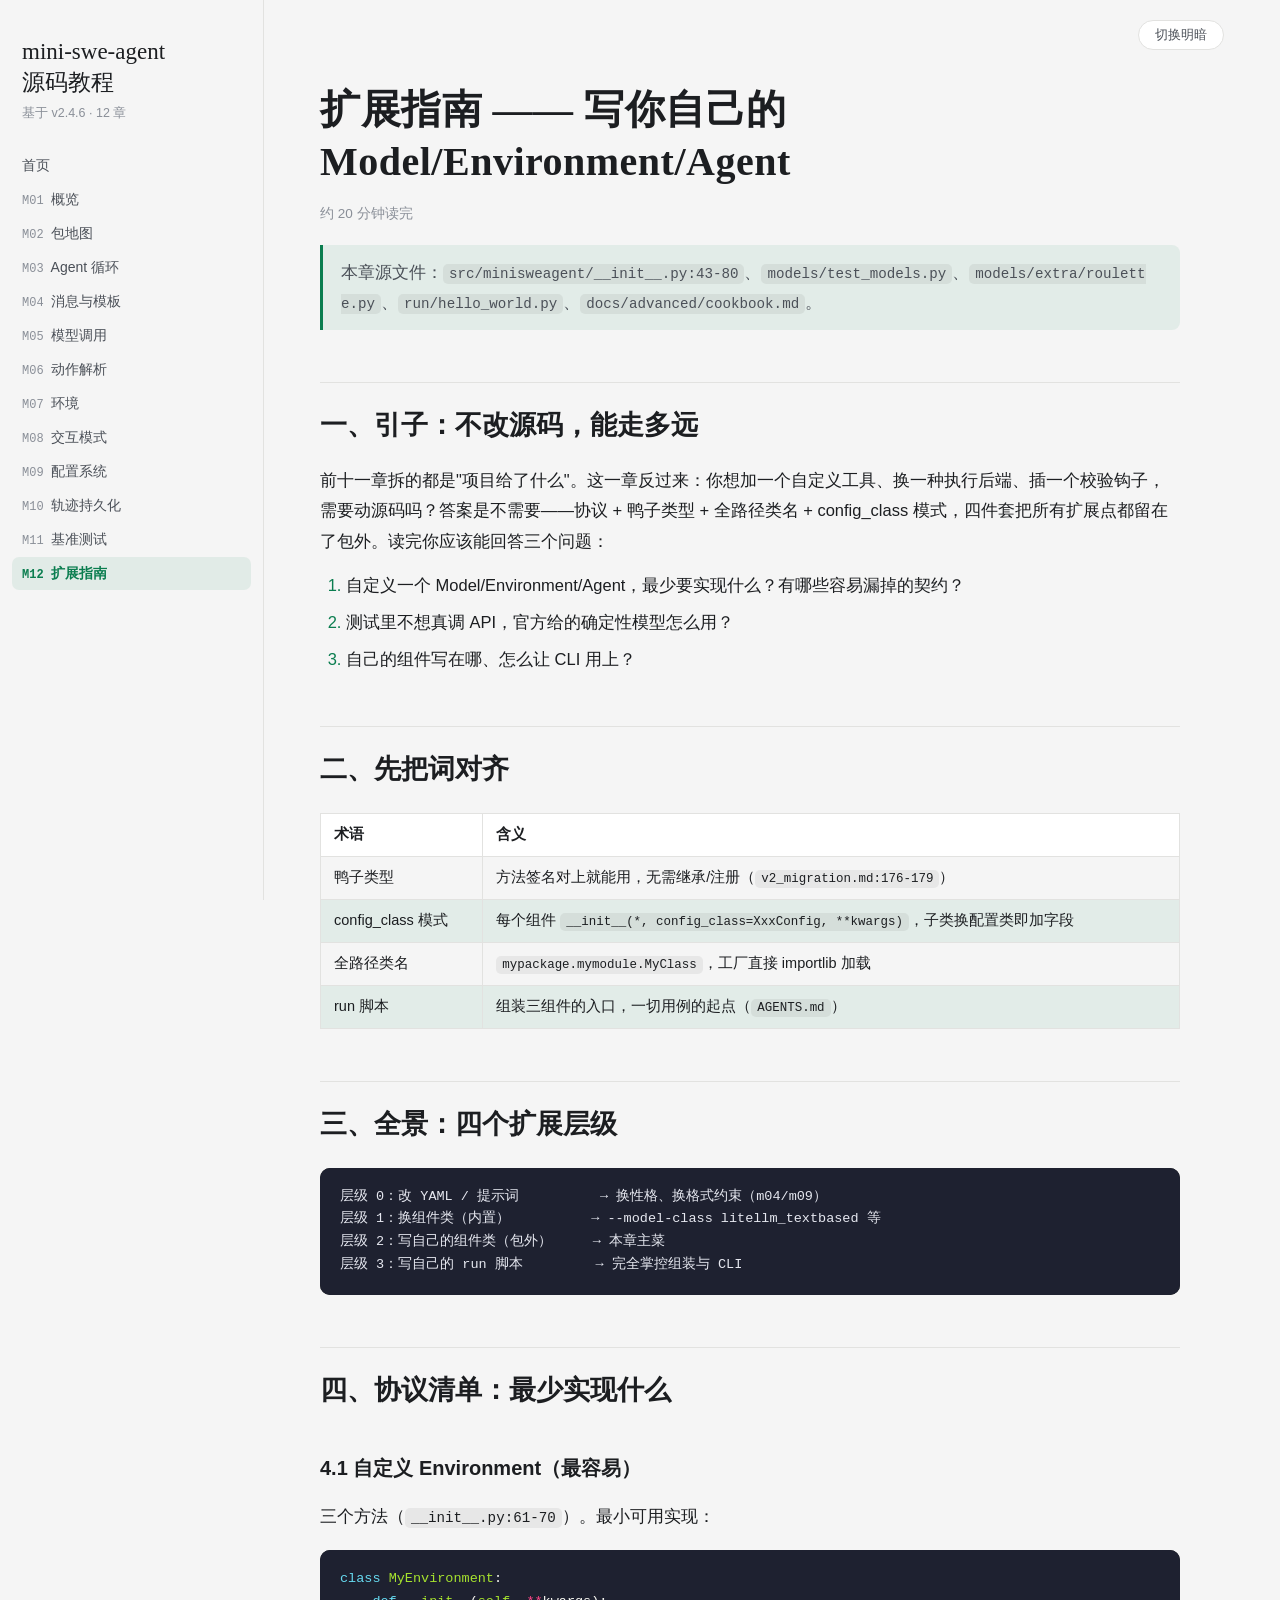
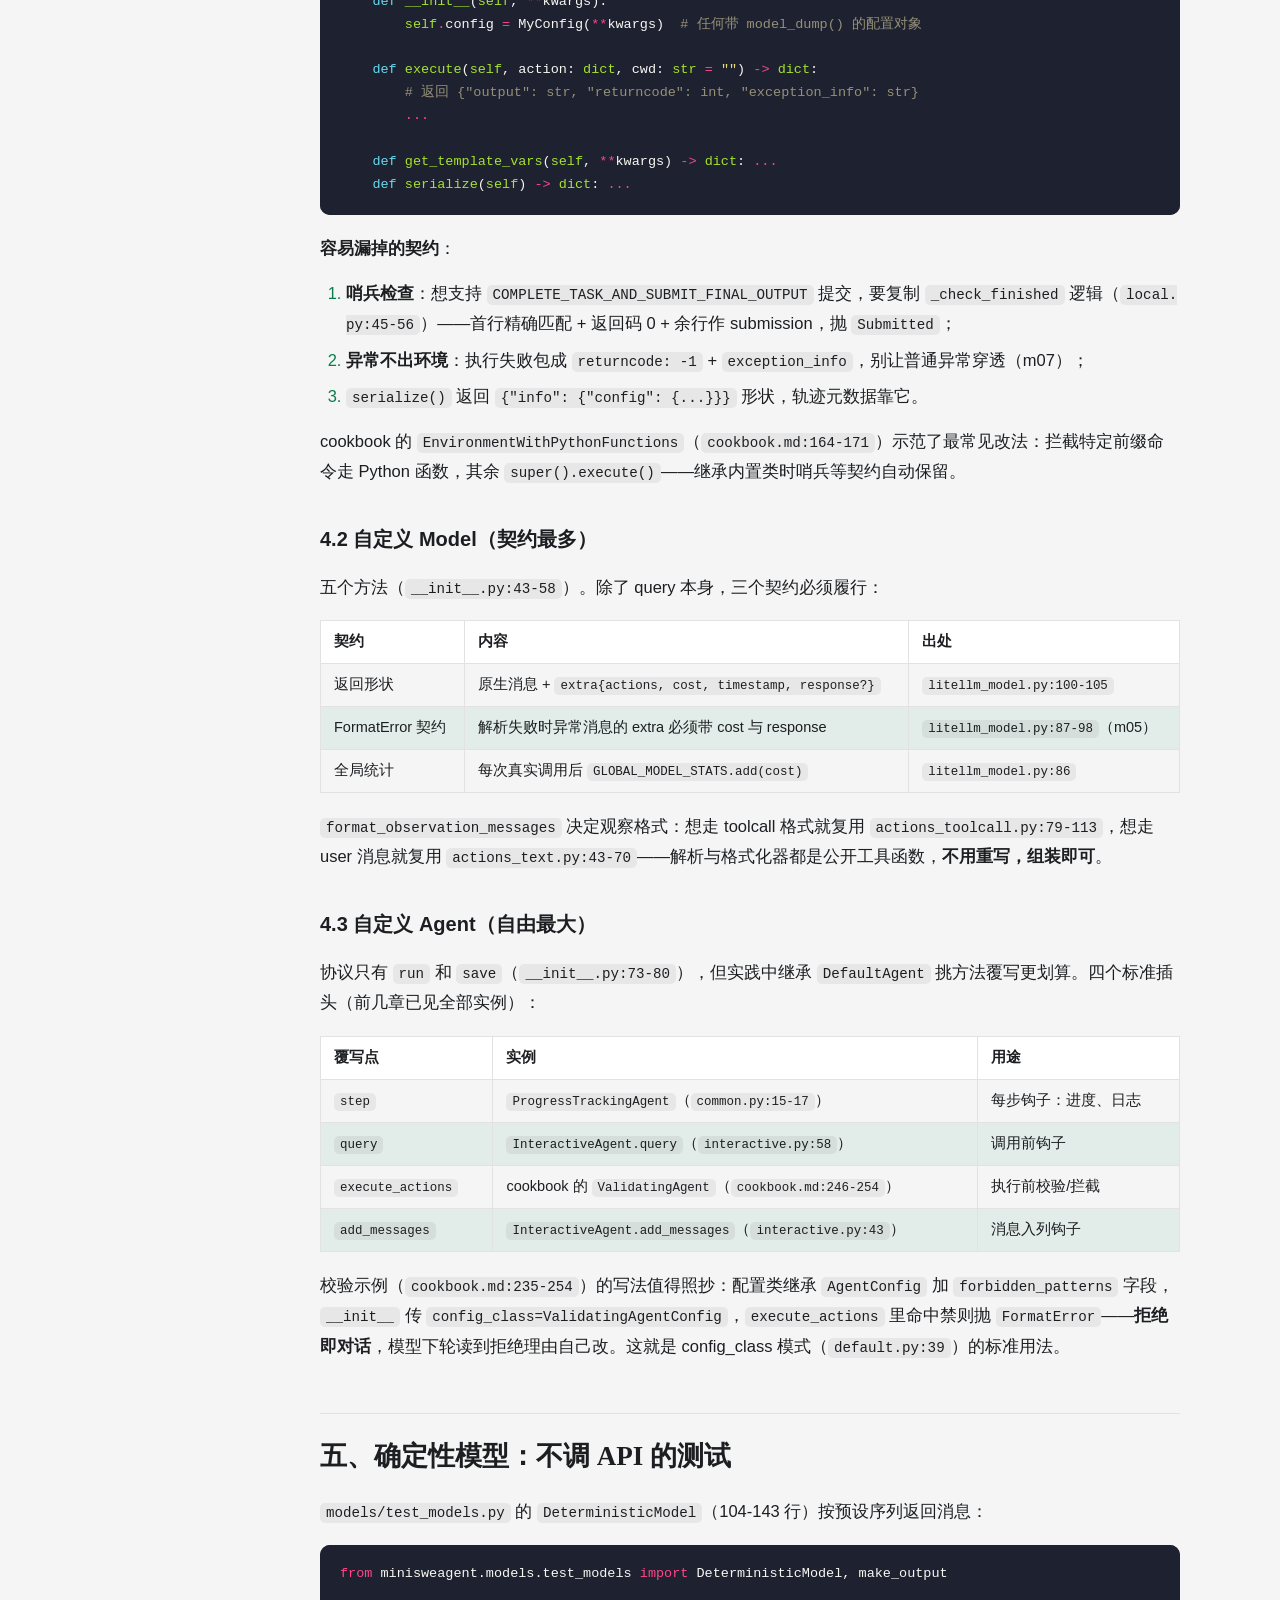
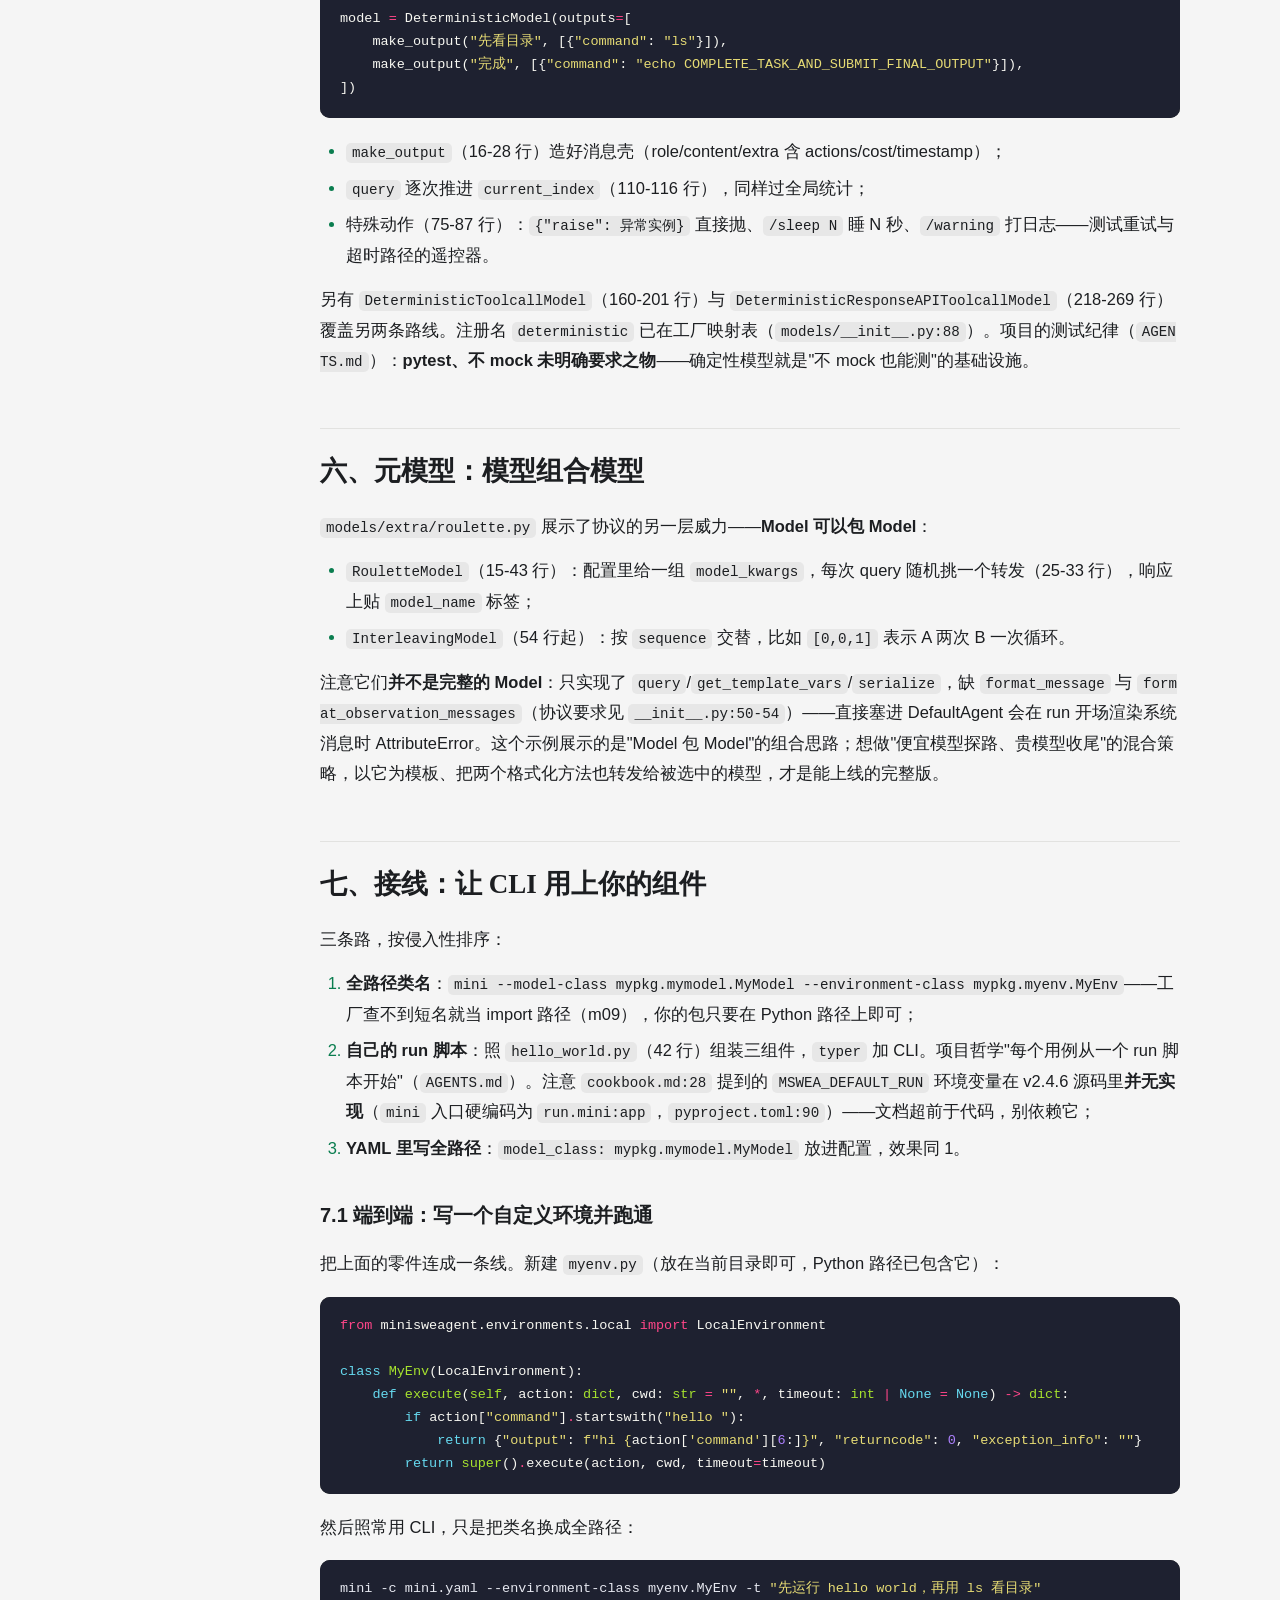
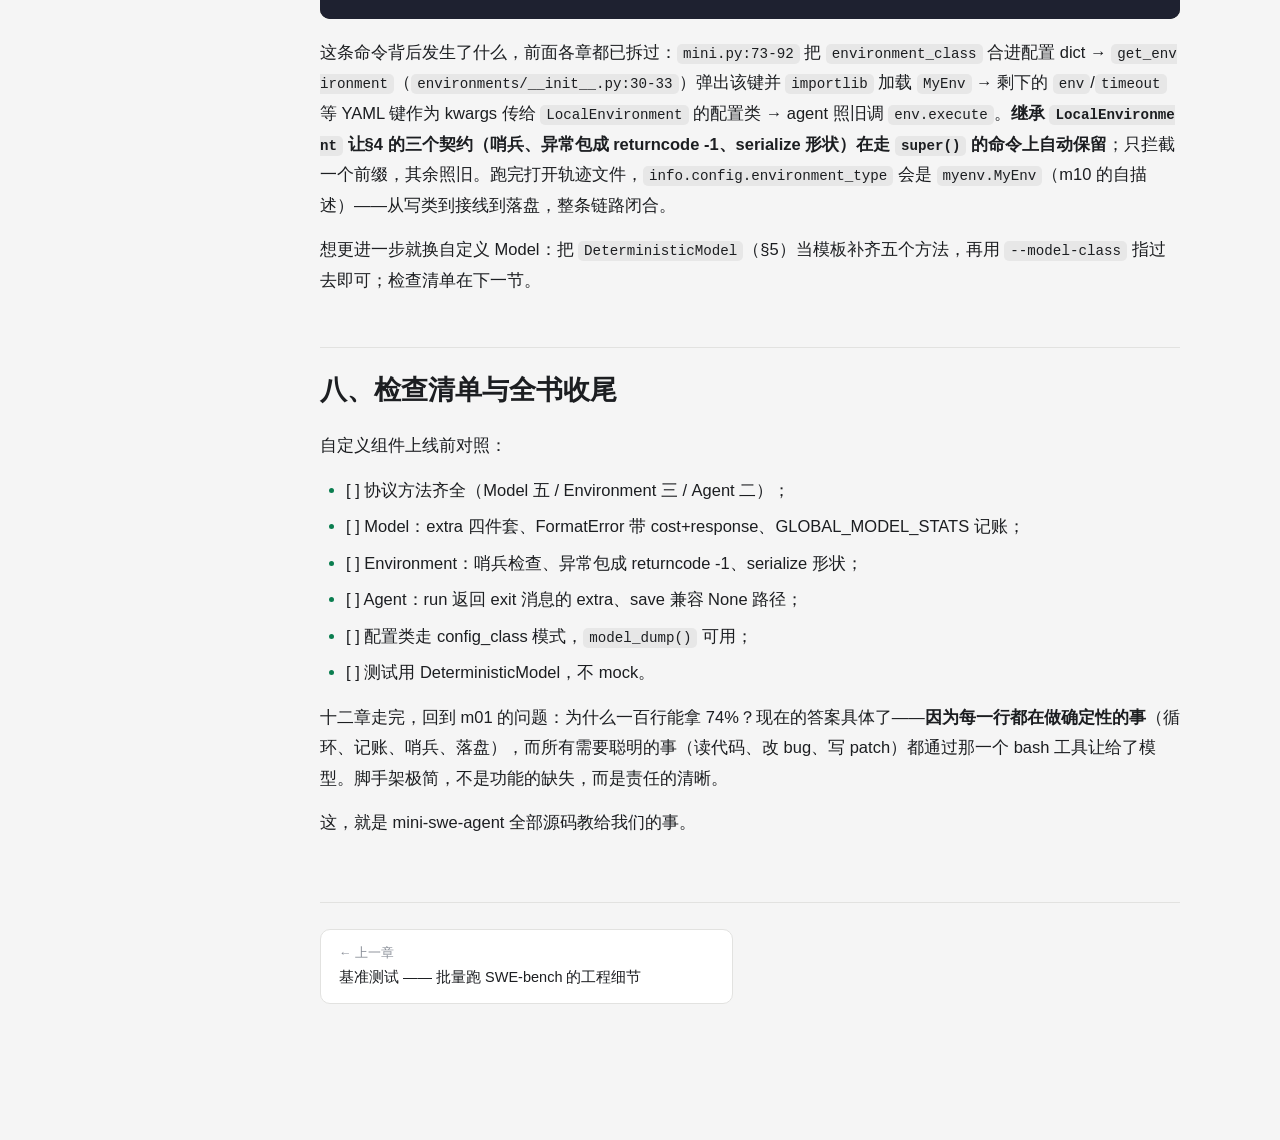
<file: modules/m12-extending.html>
<!DOCTYPE html>
<html lang="zh-CN">
<head>
<meta charset="utf-8">
<meta name="viewport" content="width=device-width, initial-scale=1">
<title>扩展指南 —— 写你自己的 Model/Environment/Agent | mini-swe-agent 源码教程</title>
<script>(function(){var t=localStorage.getItem("theme");
if(!t){t=matchMedia("(prefers-color-scheme: dark)").matches?"dark":"light";}
document.documentElement.dataset.theme=t;})();</script>
<link rel="stylesheet" href="../styles.css">
<link rel="stylesheet" href="../pygments.css">
</head>
<body>
<div class="page">
<aside class="sidebar">
  <p class="book-title">mini-swe-agent<br>源码教程</p>
  <p class="book-sub">基于 v2.4.6 · 12 章</p>
  <nav><a href="../index.html">首页</a>
<a href="../modules/m01-overview.html"><span class="no">M01</span>概览</a>
<a href="../modules/m02-package-map.html"><span class="no">M02</span>包地图</a>
<a href="../modules/m03-agent-loop.html"><span class="no">M03</span>Agent 循环</a>
<a href="../modules/m04-messages-templates.html"><span class="no">M04</span>消息与模板</a>
<a href="../modules/m05-model-call.html"><span class="no">M05</span>模型调用</a>
<a href="../modules/m06-actions.html"><span class="no">M06</span>动作解析</a>
<a href="../modules/m07-environments.html"><span class="no">M07</span>环境</a>
<a href="../modules/m08-interactive.html"><span class="no">M08</span>交互模式</a>
<a href="../modules/m09-config.html"><span class="no">M09</span>配置系统</a>
<a href="../modules/m10-trajectory.html"><span class="no">M10</span>轨迹持久化</a>
<a href="../modules/m11-swebench.html"><span class="no">M11</span>基准测试</a>
<a href="../modules/m12-extending.html" class="active"><span class="no">M12</span>扩展指南</a></nav>
</aside>
<div class="main">
  <div class="topbar"><button class="theme-toggle" onclick="toggleTheme()">切换明暗</button></div>
  <div class="content">
<h1>扩展指南 —— 写你自己的 Model/Environment/Agent</h1>
<p class="meta">约 20 分钟读完</p><blockquote>
<p>本章源文件：<code>src/minisweagent/__init__.py:43-80</code>、<code>models/test_models.py</code>、<code>models/extra/roulette.py</code>、<code>run/hello_world.py</code>、<code>docs/advanced/cookbook.md</code>。</p>
</blockquote>
<h2>一、引子：不改源码，能走多远</h2>
<p>前十一章拆的都是"项目给了什么"。这一章反过来：你想加一个自定义工具、换一种执行后端、插一个校验钩子，需要动源码吗？答案是不需要——协议 + 鸭子类型 + 全路径类名 + config_class 模式，四件套把所有扩展点都留在了包外。读完你应该能回答三个问题：</p>
<ol>
<li>自定义一个 Model/Environment/Agent，最少要实现什么？有哪些容易漏掉的契约？</li>
<li>测试里不想真调 API，官方给的确定性模型怎么用？</li>
<li>自己的组件写在哪、怎么让 CLI 用上？</li>
</ol>
<h2>二、先把词对齐</h2>
<div class="table-wrap"><table>
<thead>
<tr>
<th>术语</th>
<th>含义</th>
</tr>
</thead>
<tbody>
<tr>
<td>鸭子类型</td>
<td>方法签名对上就能用，无需继承/注册（<code>v2_migration.md:176-179</code>）</td>
</tr>
<tr>
<td>config_class 模式</td>
<td>每个组件 <code>__init__(*, config_class=XxxConfig, **kwargs)</code>，子类换配置类即加字段</td>
</tr>
<tr>
<td>全路径类名</td>
<td><code>mypackage.mymodule.MyClass</code>，工厂直接 importlib 加载</td>
</tr>
<tr>
<td>run 脚本</td>
<td>组装三组件的入口，一切用例的起点（<code>AGENTS.md</code>）</td>
</tr>
</tbody>
</table></div>
<h2>三、全景：四个扩展层级</h2>
<div class="codehilite"><pre><span></span><code>层级 0：改 YAML / 提示词          → 换性格、换格式约束（m04/m09）
层级 1：换组件类（内置）          → --model-class litellm_textbased 等
层级 2：写自己的组件类（包外）     → 本章主菜
层级 3：写自己的 run 脚本         → 完全掌控组装与 CLI
</code></pre></div>

<h2>四、协议清单：最少实现什么</h2>
<h3>4.1 自定义 Environment（最容易）</h3>
<p>三个方法（<code>__init__.py:61-70</code>）。最小可用实现：</p>
<div class="codehilite"><pre><span></span><code><span class="k">class</span><span class="w"> </span><span class="nc">MyEnvironment</span><span class="p">:</span>
    <span class="k">def</span><span class="w"> </span><span class="fm">__init__</span><span class="p">(</span><span class="bp">self</span><span class="p">,</span> <span class="o">**</span><span class="n">kwargs</span><span class="p">):</span>
        <span class="bp">self</span><span class="o">.</span><span class="n">config</span> <span class="o">=</span> <span class="n">MyConfig</span><span class="p">(</span><span class="o">**</span><span class="n">kwargs</span><span class="p">)</span>  <span class="c1"># 任何带 model_dump() 的配置对象</span>

    <span class="k">def</span><span class="w"> </span><span class="nf">execute</span><span class="p">(</span><span class="bp">self</span><span class="p">,</span> <span class="n">action</span><span class="p">:</span> <span class="nb">dict</span><span class="p">,</span> <span class="n">cwd</span><span class="p">:</span> <span class="nb">str</span> <span class="o">=</span> <span class="s2">""</span><span class="p">)</span> <span class="o">-&gt;</span> <span class="nb">dict</span><span class="p">:</span>
        <span class="c1"># 返回 {"output": str, "returncode": int, "exception_info": str}</span>
        <span class="o">...</span>

    <span class="k">def</span><span class="w"> </span><span class="nf">get_template_vars</span><span class="p">(</span><span class="bp">self</span><span class="p">,</span> <span class="o">**</span><span class="n">kwargs</span><span class="p">)</span> <span class="o">-&gt;</span> <span class="nb">dict</span><span class="p">:</span> <span class="o">...</span>
    <span class="k">def</span><span class="w"> </span><span class="nf">serialize</span><span class="p">(</span><span class="bp">self</span><span class="p">)</span> <span class="o">-&gt;</span> <span class="nb">dict</span><span class="p">:</span> <span class="o">...</span>
</code></pre></div>

<p><strong>容易漏掉的契约</strong>：</p>
<ol>
<li><strong>哨兵检查</strong>：想支持 <code>COMPLETE_TASK_AND_SUBMIT_FINAL_OUTPUT</code> 提交，要复制 <code>_check_finished</code> 逻辑（<code>local.py:45-56</code>）——首行精确匹配 + 返回码 0 + 余行作 submission，抛 <code>Submitted</code>；</li>
<li><strong>异常不出环境</strong>：执行失败包成 <code>returncode: -1</code> + <code>exception_info</code>，别让普通异常穿透（m07）；</li>
<li><code>serialize()</code> 返回 <code>{"info": {"config": {...}}}</code> 形状，轨迹元数据靠它。</li>
</ol>
<p>cookbook 的 <code>EnvironmentWithPythonFunctions</code>（<code>cookbook.md:164-171</code>）示范了最常见改法：拦截特定前缀命令走 Python 函数，其余 <code>super().execute()</code>——继承内置类时哨兵等契约自动保留。</p>
<h3>4.2 自定义 Model（契约最多）</h3>
<p>五个方法（<code>__init__.py:43-58</code>）。除了 query 本身，三个契约必须履行：</p>
<div class="table-wrap"><table>
<thead>
<tr>
<th>契约</th>
<th>内容</th>
<th>出处</th>
</tr>
</thead>
<tbody>
<tr>
<td>返回形状</td>
<td>原生消息 + <code>extra{actions, cost, timestamp, response?}</code></td>
<td><code>litellm_model.py:100-105</code></td>
</tr>
<tr>
<td>FormatError 契约</td>
<td>解析失败时异常消息的 extra 必须带 cost 与 response</td>
<td><code>litellm_model.py:87-98</code>（m05）</td>
</tr>
<tr>
<td>全局统计</td>
<td>每次真实调用后 <code>GLOBAL_MODEL_STATS.add(cost)</code></td>
<td><code>litellm_model.py:86</code></td>
</tr>
</tbody>
</table></div>
<p><code>format_observation_messages</code> 决定观察格式：想走 toolcall 格式就复用 <code>actions_toolcall.py:79-113</code>，想走 user 消息就复用 <code>actions_text.py:43-70</code>——解析与格式化器都是公开工具函数，<strong>不用重写，组装即可</strong>。</p>
<h3>4.3 自定义 Agent（自由最大）</h3>
<p>协议只有 <code>run</code> 和 <code>save</code>（<code>__init__.py:73-80</code>），但实践中继承 <code>DefaultAgent</code> 挑方法覆写更划算。四个标准插头（前几章已见全部实例）：</p>
<div class="table-wrap"><table>
<thead>
<tr>
<th>覆写点</th>
<th>实例</th>
<th>用途</th>
</tr>
</thead>
<tbody>
<tr>
<td><code>step</code></td>
<td><code>ProgressTrackingAgent</code>（<code>common.py:15-17</code>）</td>
<td>每步钩子：进度、日志</td>
</tr>
<tr>
<td><code>query</code></td>
<td><code>InteractiveAgent.query</code>（<code>interactive.py:58</code>）</td>
<td>调用前钩子</td>
</tr>
<tr>
<td><code>execute_actions</code></td>
<td>cookbook 的 <code>ValidatingAgent</code>（<code>cookbook.md:246-254</code>）</td>
<td>执行前校验/拦截</td>
</tr>
<tr>
<td><code>add_messages</code></td>
<td><code>InteractiveAgent.add_messages</code>（<code>interactive.py:43</code>）</td>
<td>消息入列钩子</td>
</tr>
</tbody>
</table></div>
<p>校验示例（<code>cookbook.md:235-254</code>）的写法值得照抄：配置类继承 <code>AgentConfig</code> 加 <code>forbidden_patterns</code> 字段，<code>__init__</code> 传 <code>config_class=ValidatingAgentConfig</code>，<code>execute_actions</code> 里命中禁则抛 <code>FormatError</code>——<strong>拒绝即对话</strong>，模型下轮读到拒绝理由自己改。这就是 config_class 模式（<code>default.py:39</code>）的标准用法。</p>
<h2>五、确定性模型：不调 API 的测试</h2>
<p><code>models/test_models.py</code> 的 <code>DeterministicModel</code>（104-143 行）按预设序列返回消息：</p>
<div class="codehilite"><pre><span></span><code><span class="kn">from</span><span class="w"> </span><span class="nn">minisweagent.models.test_models</span><span class="w"> </span><span class="kn">import</span> <span class="n">DeterministicModel</span><span class="p">,</span> <span class="n">make_output</span>

<span class="n">model</span> <span class="o">=</span> <span class="n">DeterministicModel</span><span class="p">(</span><span class="n">outputs</span><span class="o">=</span><span class="p">[</span>
    <span class="n">make_output</span><span class="p">(</span><span class="s2">"先看目录"</span><span class="p">,</span> <span class="p">[{</span><span class="s2">"command"</span><span class="p">:</span> <span class="s2">"ls"</span><span class="p">}]),</span>
    <span class="n">make_output</span><span class="p">(</span><span class="s2">"完成"</span><span class="p">,</span> <span class="p">[{</span><span class="s2">"command"</span><span class="p">:</span> <span class="s2">"echo COMPLETE_TASK_AND_SUBMIT_FINAL_OUTPUT"</span><span class="p">}]),</span>
<span class="p">])</span>
</code></pre></div>

<ul>
<li><code>make_output</code>（16-28 行）造好消息壳（role/content/extra 含 actions/cost/timestamp）；</li>
<li><code>query</code> 逐次推进 <code>current_index</code>（110-116 行），同样过全局统计；</li>
<li>特殊动作（75-87 行）：<code>{"raise": 异常实例}</code> 直接抛、<code>/sleep N</code> 睡 N 秒、<code>/warning</code> 打日志——测试重试与超时路径的遥控器。</li>
</ul>
<p>另有 <code>DeterministicToolcallModel</code>（160-201 行）与 <code>DeterministicResponseAPIToolcallModel</code>（218-269 行）覆盖另两条路线。注册名 <code>deterministic</code> 已在工厂映射表（<code>models/__init__.py:88</code>）。项目的测试纪律（<code>AGENTS.md</code>）：<strong>pytest、不 mock 未明确要求之物</strong>——确定性模型就是"不 mock 也能测"的基础设施。</p>
<h2>六、元模型：模型组合模型</h2>
<p><code>models/extra/roulette.py</code> 展示了协议的另一层威力——<strong>Model 可以包 Model</strong>：</p>
<ul>
<li><code>RouletteModel</code>（15-43 行）：配置里给一组 <code>model_kwargs</code>，每次 query 随机挑一个转发（25-33 行），响应上贴 <code>model_name</code> 标签；</li>
<li><code>InterleavingModel</code>（54 行起）：按 <code>sequence</code> 交替，比如 <code>[0,0,1]</code> 表示 A 两次 B 一次循环。</li>
</ul>
<p>注意它们<strong>并不是完整的 Model</strong>：只实现了 <code>query</code>/<code>get_template_vars</code>/<code>serialize</code>，缺 <code>format_message</code> 与 <code>format_observation_messages</code>（协议要求见 <code>__init__.py:50-54</code>）——直接塞进 DefaultAgent 会在 run 开场渲染系统消息时 AttributeError。这个示例展示的是"Model 包 Model"的组合思路；想做"便宜模型探路、贵模型收尾"的混合策略，以它为模板、把两个格式化方法也转发给被选中的模型，才是能上线的完整版。</p>
<h2>七、接线：让 CLI 用上你的组件</h2>
<p>三条路，按侵入性排序：</p>
<ol>
<li><strong>全路径类名</strong>：<code>mini --model-class mypkg.mymodel.MyModel --environment-class mypkg.myenv.MyEnv</code>——工厂查不到短名就当 import 路径（m09），你的包只要在 Python 路径上即可；</li>
<li><strong>自己的 run 脚本</strong>：照 <code>hello_world.py</code>（42 行）组装三组件，<code>typer</code> 加 CLI。项目哲学"每个用例从一个 run 脚本开始"（<code>AGENTS.md</code>）。注意 <code>cookbook.md:28</code> 提到的 <code>MSWEA_DEFAULT_RUN</code> 环境变量在 v2.4.6 源码里<strong>并无实现</strong>（<code>mini</code> 入口硬编码为 <code>run.mini:app</code>，<code>pyproject.toml:90</code>）——文档超前于代码，别依赖它；</li>
<li><strong>YAML 里写全路径</strong>：<code>model_class: mypkg.mymodel.MyModel</code> 放进配置，效果同 1。</li>
</ol>
<h3>7.1 端到端：写一个自定义环境并跑通</h3>
<p>把上面的零件连成一条线。新建 <code>myenv.py</code>（放在当前目录即可，Python 路径已包含它）：</p>
<div class="codehilite"><pre><span></span><code><span class="kn">from</span><span class="w"> </span><span class="nn">minisweagent.environments.local</span><span class="w"> </span><span class="kn">import</span> <span class="n">LocalEnvironment</span>

<span class="k">class</span><span class="w"> </span><span class="nc">MyEnv</span><span class="p">(</span><span class="n">LocalEnvironment</span><span class="p">):</span>
    <span class="k">def</span><span class="w"> </span><span class="nf">execute</span><span class="p">(</span><span class="bp">self</span><span class="p">,</span> <span class="n">action</span><span class="p">:</span> <span class="nb">dict</span><span class="p">,</span> <span class="n">cwd</span><span class="p">:</span> <span class="nb">str</span> <span class="o">=</span> <span class="s2">""</span><span class="p">,</span> <span class="o">*</span><span class="p">,</span> <span class="n">timeout</span><span class="p">:</span> <span class="nb">int</span> <span class="o">|</span> <span class="kc">None</span> <span class="o">=</span> <span class="kc">None</span><span class="p">)</span> <span class="o">-&gt;</span> <span class="nb">dict</span><span class="p">:</span>
        <span class="k">if</span> <span class="n">action</span><span class="p">[</span><span class="s2">"command"</span><span class="p">]</span><span class="o">.</span><span class="n">startswith</span><span class="p">(</span><span class="s2">"hello "</span><span class="p">):</span>
            <span class="k">return</span> <span class="p">{</span><span class="s2">"output"</span><span class="p">:</span> <span class="sa">f</span><span class="s2">"hi </span><span class="si">{</span><span class="n">action</span><span class="p">[</span><span class="s1">'command'</span><span class="p">][</span><span class="mi">6</span><span class="p">:]</span><span class="si">}</span><span class="s2">"</span><span class="p">,</span> <span class="s2">"returncode"</span><span class="p">:</span> <span class="mi">0</span><span class="p">,</span> <span class="s2">"exception_info"</span><span class="p">:</span> <span class="s2">""</span><span class="p">}</span>
        <span class="k">return</span> <span class="nb">super</span><span class="p">()</span><span class="o">.</span><span class="n">execute</span><span class="p">(</span><span class="n">action</span><span class="p">,</span> <span class="n">cwd</span><span class="p">,</span> <span class="n">timeout</span><span class="o">=</span><span class="n">timeout</span><span class="p">)</span>
</code></pre></div>

<p>然后照常用 CLI，只是把类名换成全路径：</p>
<div class="codehilite"><pre><span></span><code>mini<span class="w"> </span>-c<span class="w"> </span>mini.yaml<span class="w"> </span>--environment-class<span class="w"> </span>myenv.MyEnv<span class="w"> </span>-t<span class="w"> </span><span class="s2">"先运行 hello world，再用 ls 看目录"</span>
</code></pre></div>

<p>这条命令背后发生了什么，前面各章都已拆过：<code>mini.py:73-92</code> 把 <code>environment_class</code> 合进配置 dict → <code>get_environment</code>（<code>environments/__init__.py:30-33</code>）弹出该键并 <code>importlib</code> 加载 <code>MyEnv</code> → 剩下的 <code>env</code>/<code>timeout</code> 等 YAML 键作为 kwargs 传给 <code>LocalEnvironment</code> 的配置类 → agent 照旧调 <code>env.execute</code>。<strong>继承 <code>LocalEnvironment</code> 让§4 的三个契约（哨兵、异常包成 returncode -1、serialize 形状）在走 <code>super()</code> 的命令上自动保留</strong>；只拦截一个前缀，其余照旧。跑完打开轨迹文件，<code>info.config.environment_type</code> 会是 <code>myenv.MyEnv</code>（m10 的自描述）——从写类到接线到落盘，整条链路闭合。</p>
<p>想更进一步就换自定义 Model：把 <code>DeterministicModel</code>（§5）当模板补齐五个方法，再用 <code>--model-class</code> 指过去即可；检查清单在下一节。</p>
<h2>八、检查清单与全书收尾</h2>
<p>自定义组件上线前对照：</p>
<ul>
<li>[ ] 协议方法齐全（Model 五 / Environment 三 / Agent 二）；</li>
<li>[ ] Model：extra 四件套、FormatError 带 cost+response、GLOBAL_MODEL_STATS 记账；</li>
<li>[ ] Environment：哨兵检查、异常包成 returncode -1、serialize 形状；</li>
<li>[ ] Agent：run 返回 exit 消息的 extra、save 兼容 None 路径；</li>
<li>[ ] 配置类走 config_class 模式，<code>model_dump()</code> 可用；</li>
<li>[ ] 测试用 DeterministicModel，不 mock。</li>
</ul>
<p>十二章走完，回到 m01 的问题：为什么一百行能拿 74%？现在的答案具体了——<strong>因为每一行都在做确定性的事</strong>（循环、记账、哨兵、落盘），而所有需要聪明的事（读代码、改 bug、写 patch）都通过那一个 bash 工具让给了模型。脚手架极简，不是功能的缺失，而是责任的清晰。</p>
<p>这，就是 mini-swe-agent 全部源码教给我们的事。</p>
<div class="pager"><a href="m11-swebench.html"><span class="dir">← 上一章</span>基准测试 —— 批量跑 SWE-bench 的工程细节</a></div>
  </div>
</div>
</div>
<script>function toggleTheme(){var h=document.documentElement;
var t=h.dataset.theme==="dark"?"light":"dark";h.dataset.theme=t;localStorage.setItem("theme",t);}</script>
</body>
</html>
</file>
<file: styles.css>
/* mini-swe-agent 源码教程 —— 无框架手写样式
   设计参考 pi-agent-book：纸面底色 / 暗色模式 / 衬线标题 / 常暗代码块 */

:root {
  --paper: #f5f5f5;
  --panel: #ffffff;
  --ink: #1c1e21;
  --ink-soft: #4b5058;
  --ink-faint: #8a8f98;
  --line: #e2e2e0;
  --accent: #0a7d4f;
  --accent-soft: rgba(10, 125, 79, 0.08);
  --code-bg: #1e2130;
  --code-ink: #e6e8f0;
  --inline-code-bg: rgba(0, 0, 0, 0.06);
  --font-display: "Instrument Serif", "Noto Serif SC", "Songti SC", "SimSun", Georgia, serif;
  --font-body: -apple-system, "Segoe UI", "PingFang SC", "Hiragino Sans GB", "Microsoft YaHei", sans-serif;
  --font-mono: "SF Mono", "Cascadia Code", Consolas, "Courier New", monospace;
  --page-max: 1480px;
  --sidebar-w: 264px;
  --fs-h1: 40px;
  --fs-h2: 27px;
  --fs-h3: 20px;
}

html[data-theme="dark"] {
  --paper: #16181f;
  --panel: #1d2029;
  --ink: #e4e6eb;
  --ink-soft: #a8adb8;
  --ink-faint: #6b7180;
  --line: #2c303c;
  --accent: #4cc38a;
  --accent-soft: rgba(76, 195, 138, 0.1);
  --inline-code-bg: rgba(255, 255, 255, 0.09);
}

* { box-sizing: border-box; }

html { scroll-behavior: smooth; }

body {
  margin: 0;
  background: var(--paper);
  color: var(--ink);
  font-family: var(--font-body);
  font-size: 16.5px;
  line-height: 1.85;
  transition: background 0.25s, color 0.25s;
}

/* ===== 布局骨架 ===== */
.page {
  max-width: var(--page-max);
  margin: 0 auto;
  display: flex;
  min-height: 100vh;
}

.sidebar {
  width: var(--sidebar-w);
  flex-shrink: 0;
  border-right: 1px solid var(--line);
  padding: 36px 22px 40px;
  position: sticky;
  top: 0;
  height: 100vh;
  overflow-y: auto;
}

.sidebar .book-title {
  font-family: var(--font-display);
  font-size: 23px;
  line-height: 1.35;
  margin: 0 0 4px;
}

.sidebar .book-sub {
  font-size: 12.5px;
  color: var(--ink-faint);
  margin: 0 0 24px;
}

.sidebar nav a {
  display: block;
  padding: 6px 10px;
  margin: 1px -10px;
  border-radius: 7px;
  color: var(--ink-soft);
  text-decoration: none;
  font-size: 14px;
  line-height: 1.5;
}

.sidebar nav a:hover { background: var(--accent-soft); color: var(--ink); }
.sidebar nav a.active { background: var(--accent-soft); color: var(--accent); font-weight: 600; }
.sidebar nav a .no { color: var(--ink-faint); font-family: var(--font-mono); font-size: 12px; margin-right: 7px; }
.sidebar nav a.active .no { color: var(--accent); }

.main {
  flex: 1;
  min-width: 0;
  padding: 0 56px 80px;
}

.topbar {
  display: flex;
  justify-content: flex-end;
  align-items: center;
  gap: 14px;
  padding: 20px 0 8px;
  position: sticky;
  top: 0;
  background: var(--paper);
  z-index: 10;
}

.theme-toggle {
  border: 1px solid var(--line);
  background: var(--panel);
  color: var(--ink-soft);
  border-radius: 999px;
  padding: 5px 16px;
  font-size: 13px;
  cursor: pointer;
  font-family: var(--font-body);
}
.theme-toggle:hover { color: var(--accent); border-color: var(--accent); }

.content { max-width: 860px; }

/* ===== 正文排版 ===== */
.content h1 {
  font-family: var(--font-display);
  font-size: var(--fs-h1);
  line-height: 1.3;
  font-weight: 600;
  margin: 26px 0 10px;
  letter-spacing: 0.5px;
}

.content h2 {
  font-family: var(--font-display);
  font-size: var(--fs-h2);
  font-weight: 600;
  margin: 52px 0 14px;
  padding-top: 18px;
  border-top: 1px solid var(--line);
}

.content h3 {
  font-size: var(--fs-h3);
  font-weight: 600;
  margin: 34px 0 10px;
}

.content p { margin: 14px 0; }

.content a { color: var(--accent); text-decoration: none; }
.content a:hover { text-decoration: underline; }

.content strong { font-weight: 650; }

.content blockquote {
  margin: 18px 0;
  padding: 4px 18px;
  border-left: 3px solid var(--accent);
  background: var(--accent-soft);
  border-radius: 0 8px 8px 0;
  color: var(--ink-soft);
}
.content blockquote p { margin: 8px 0; }

.meta {
  color: var(--ink-faint);
  font-size: 13.5px;
  margin: 6px 0 30px;
}

/* ===== 代码 ===== */
.content code {
  font-family: var(--font-mono);
  font-size: 0.86em;
  background: var(--inline-code-bg);
  padding: 2px 6px;
  border-radius: 5px;
  word-break: break-all;
}

.content pre {
  background: var(--code-bg);
  color: var(--code-ink);
  border-radius: 10px;
  padding: 18px 20px;
  overflow-x: auto;
  font-size: 13.5px;
  line-height: 1.7;
  margin: 18px 0;
}

.content pre code {
  background: none;
  padding: 0;
  font-size: inherit;
  word-break: normal;
  color: inherit;
}

.codehilite { background: var(--code-bg); border-radius: 10px; margin: 18px 0; }
.codehilite pre { margin: 0; }

/* ===== 表格 ===== */
.table-wrap { overflow-x: auto; margin: 18px 0; }

.content table {
  border-collapse: collapse;
  width: 100%;
  font-size: 14.5px;
  line-height: 1.65;
}

.content th, .content td {
  border: 1px solid var(--line);
  padding: 9px 13px;
  text-align: left;
  vertical-align: top;
  overflow-wrap: break-word;
}

.content th { background: var(--panel); font-weight: 650; }
.content tr:nth-child(even) td { background: var(--accent-soft); }

/* ===== 列表 ===== */
.content ul, .content ol { padding-left: 26px; margin: 14px 0; }
.content li { margin: 6px 0; }
.content li::marker { color: var(--accent); }

/* ===== 上一章 / 下一章 ===== */
.pager {
  display: flex;
  justify-content: space-between;
  gap: 16px;
  margin-top: 64px;
  padding-top: 26px;
  border-top: 1px solid var(--line);
}

.pager a {
  flex: 1;
  max-width: 48%;
  border: 1px solid var(--line);
  border-radius: 10px;
  padding: 14px 18px;
  text-decoration: none;
  color: var(--ink);
  background: var(--panel);
  font-size: 14.5px;
  line-height: 1.55;
}
.pager a:hover { border-color: var(--accent); }
.pager a.next { text-align: right; margin-left: auto; }
.pager .dir { display: block; color: var(--ink-faint); font-size: 12.5px; margin-bottom: 3px; }
.pager a:hover .dir { color: var(--accent); }

/* ===== 首页 ===== */
.hero { padding: 72px 0 20px; max-width: 860px; }
.hero h1 {
  font-family: var(--font-display);
  font-size: 52px;
  line-height: 1.2;
  margin: 0 0 16px;
  font-weight: 600;
}
.hero .tagline { font-size: 18px; color: var(--ink-soft); margin: 0 0 10px; }
.hero .stats { color: var(--ink-faint); font-size: 14px; font-family: var(--font-mono); }

.cards {
  display: grid;
  grid-template-columns: repeat(auto-fill, minmax(330px, 1fr));
  gap: 18px;
  margin: 44px 0 60px;
  max-width: 1100px;
}

.card {
  border: 1px solid var(--line);
  border-radius: 12px;
  padding: 22px 24px;
  background: var(--panel);
  text-decoration: none;
  color: var(--ink);
  display: block;
  transition: border-color 0.15s, transform 0.15s;
}
.card:hover { border-color: var(--accent); transform: translateY(-2px); }
.card .no { font-family: var(--font-mono); font-size: 12.5px; color: var(--accent); letter-spacing: 1px; }
.card h3 { font-family: var(--font-display); font-size: 20px; margin: 8px 0 8px; line-height: 1.4; font-weight: 600; }
.card p { margin: 0; font-size: 14px; color: var(--ink-soft); line-height: 1.7; }
.card .rt { display: block; margin-top: 12px; font-size: 12px; color: var(--ink-faint); font-family: var(--font-mono); }

.colophon {
  max-width: 860px;
  color: var(--ink-faint);
  font-size: 13.5px;
  border-top: 1px solid var(--line);
  padding-top: 22px;
  padding-bottom: 40px;
  line-height: 1.8;
}
.colophon a { color: var(--accent); text-decoration: none; }

/* ===== 响应式 ===== */
@media (max-width: 960px) {
  .sidebar { display: none; }
  .main { padding: 0 22px 60px; }
  :root { --fs-h1: 30px; --fs-h2: 23px; }
  .hero h1 { font-size: 36px; }
  .hero { padding-top: 40px; }
}
</file>
<file: pygments.css>
pre { line-height: 125%; }
td.linenos .normal { color: inherit; background-color: transparent; padding-left: 5px; padding-right: 5px; }
span.linenos { color: inherit; background-color: transparent; padding-left: 5px; padding-right: 5px; }
td.linenos .special { color: #000000; background-color: #ffffc0; padding-left: 5px; padding-right: 5px; }
span.linenos.special { color: #000000; background-color: #ffffc0; padding-left: 5px; padding-right: 5px; }
.codehilite .hll { background-color: #49483e }
.codehilite { background: #272822; color: #F8F8F2 }
.codehilite .c { color: #959077 } /* Comment */
.codehilite .err { color: #ED007E; background-color: #1E0010 } /* Error */
.codehilite .esc { color: #F8F8F2 } /* Escape */
.codehilite .g { color: #F8F8F2 } /* Generic */
.codehilite .k { color: #66D9EF } /* Keyword */
.codehilite .l { color: #AE81FF } /* Literal */
.codehilite .n { color: #F8F8F2 } /* Name */
.codehilite .o { color: #FF4689 } /* Operator */
.codehilite .x { color: #F8F8F2 } /* Other */
.codehilite .p { color: #F8F8F2 } /* Punctuation */
.codehilite .ch { color: #959077 } /* Comment.Hashbang */
.codehilite .cm { color: #959077 } /* Comment.Multiline */
.codehilite .cp { color: #959077 } /* Comment.Preproc */
.codehilite .cpf { color: #959077 } /* Comment.PreprocFile */
.codehilite .c1 { color: #959077 } /* Comment.Single */
.codehilite .cs { color: #959077 } /* Comment.Special */
.codehilite .gd { color: #FF4689 } /* Generic.Deleted */
.codehilite .ge { color: #F8F8F2; font-style: italic } /* Generic.Emph */
.codehilite .ges { color: #F8F8F2; font-weight: bold; font-style: italic } /* Generic.EmphStrong */
.codehilite .gr { color: #FF4689 } /* Generic.Error */
.codehilite .gh { color: #F8F8F2 } /* Generic.Heading */
.codehilite .gi { color: #A6E22E } /* Generic.Inserted */
.codehilite .go { color: #66D9EF } /* Generic.Output */
.codehilite .gp { color: #FF4689; font-weight: bold } /* Generic.Prompt */
.codehilite .gs { color: #F8F8F2; font-weight: bold } /* Generic.Strong */
.codehilite .gu { color: #959077 } /* Generic.Subheading */
.codehilite .gt { color: #66D9EF } /* Generic.Traceback */
.codehilite .kc { color: #66D9EF } /* Keyword.Constant */
.codehilite .kd { color: #66D9EF } /* Keyword.Declaration */
.codehilite .kn { color: #FF4689 } /* Keyword.Namespace */
.codehilite .kp { color: #66D9EF } /* Keyword.Pseudo */
.codehilite .kr { color: #66D9EF } /* Keyword.Reserved */
.codehilite .kt { color: #66D9EF } /* Keyword.Type */
.codehilite .ld { color: #E6DB74 } /* Literal.Date */
.codehilite .m { color: #AE81FF } /* Literal.Number */
.codehilite .s { color: #E6DB74 } /* Literal.String */
.codehilite .na { color: #A6E22E } /* Name.Attribute */
.codehilite .nb { color: #A6E22E } /* Name.Builtin */
.codehilite .nc { color: #A6E22E } /* Name.Class */
.codehilite .no { color: #66D9EF } /* Name.Constant */
.codehilite .nd { color: #A6E22E } /* Name.Decorator */
.codehilite .ni { color: #F8F8F2 } /* Name.Entity */
.codehilite .ne { color: #A6E22E } /* Name.Exception */
.codehilite .nf { color: #A6E22E } /* Name.Function */
.codehilite .nl { color: #F8F8F2 } /* Name.Label */
.codehilite .nn { color: #F8F8F2 } /* Name.Namespace */
.codehilite .nx { color: #A6E22E } /* Name.Other */
.codehilite .py { color: #F8F8F2 } /* Name.Property */
.codehilite .nt { color: #FF4689 } /* Name.Tag */
.codehilite .nv { color: #F8F8F2 } /* Name.Variable */
.codehilite .ow { color: #FF4689 } /* Operator.Word */
.codehilite .pm { color: #F8F8F2 } /* Punctuation.Marker */
.codehilite .w { color: #F8F8F2 } /* Text.Whitespace */
.codehilite .mb { color: #AE81FF } /* Literal.Number.Bin */
.codehilite .mf { color: #AE81FF } /* Literal.Number.Float */
.codehilite .mh { color: #AE81FF } /* Literal.Number.Hex */
.codehilite .mi { color: #AE81FF } /* Literal.Number.Integer */
.codehilite .mo { color: #AE81FF } /* Literal.Number.Oct */
.codehilite .sa { color: #E6DB74 } /* Literal.String.Affix */
.codehilite .sb { color: #E6DB74 } /* Literal.String.Backtick */
.codehilite .sc { color: #E6DB74 } /* Literal.String.Char */
.codehilite .dl { color: #E6DB74 } /* Literal.String.Delimiter */
.codehilite .sd { color: #E6DB74 } /* Literal.String.Doc */
.codehilite .s2 { color: #E6DB74 } /* Literal.String.Double */
.codehilite .se { color: #AE81FF } /* Literal.String.Escape */
.codehilite .sh { color: #E6DB74 } /* Literal.String.Heredoc */
.codehilite .si { color: #E6DB74 } /* Literal.String.Interpol */
.codehilite .sx { color: #E6DB74 } /* Literal.String.Other */
.codehilite .sr { color: #E6DB74 } /* Literal.String.Regex */
.codehilite .s1 { color: #E6DB74 } /* Literal.String.Single */
.codehilite .ss { color: #E6DB74 } /* Literal.String.Symbol */
.codehilite .bp { color: #A6E22E } /* Name.Builtin.Pseudo */
.codehilite .fm { color: #A6E22E } /* Name.Function.Magic */
.codehilite .vc { color: #F8F8F2 } /* Name.Variable.Class */
.codehilite .vg { color: #F8F8F2 } /* Name.Variable.Global */
.codehilite .vi { color: #F8F8F2 } /* Name.Variable.Instance */
.codehilite .vm { color: #F8F8F2 } /* Name.Variable.Magic */
.codehilite .il { color: #AE81FF } /* Literal.Number.Integer.Long */
</file>
